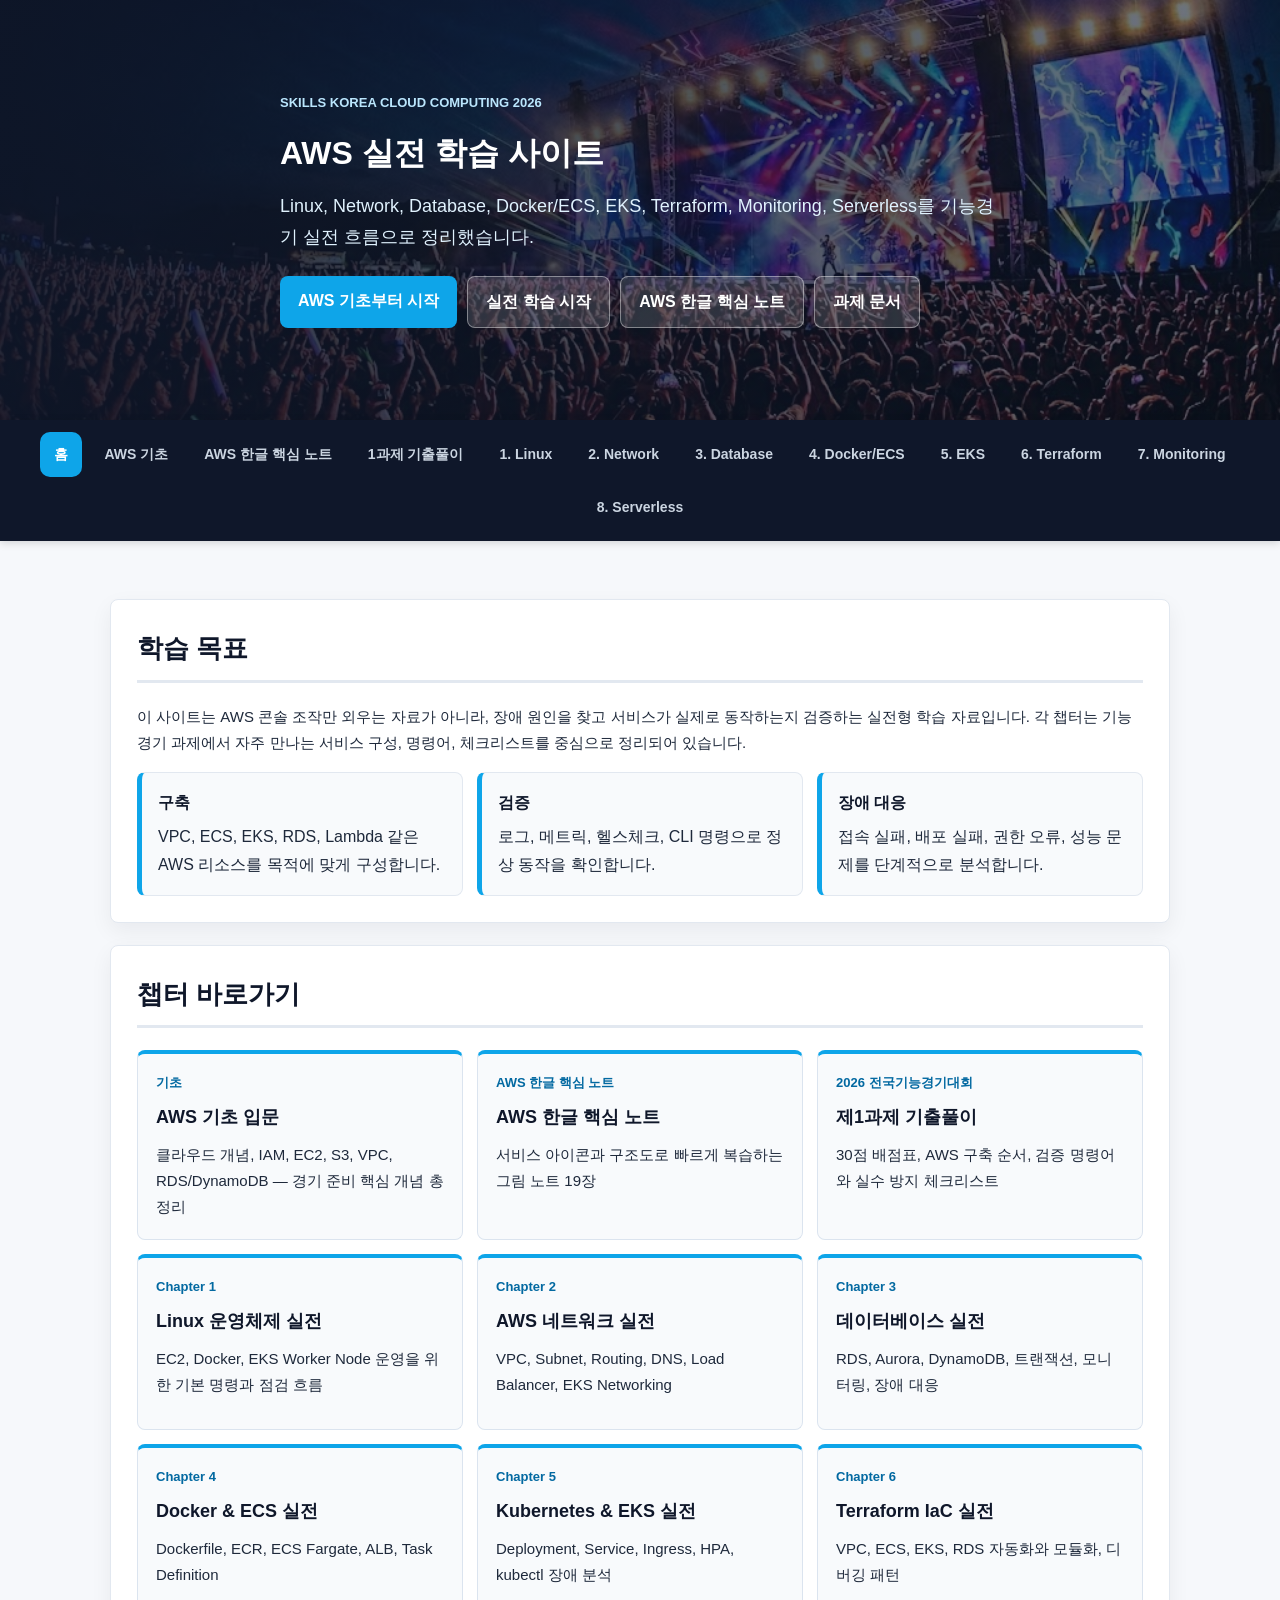
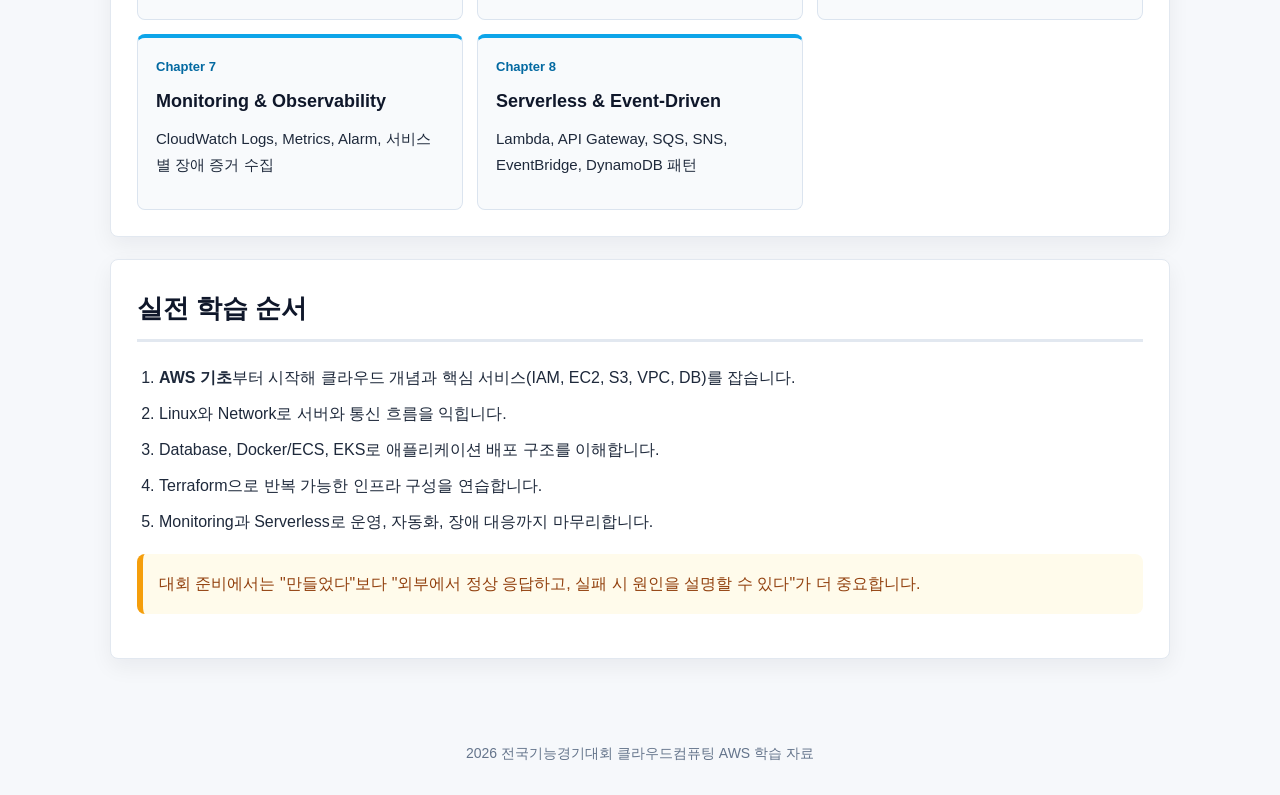
<file: index.html>
<!DOCTYPE html>
<html lang="ko">
<head>
<meta charset="UTF-8" />
<meta name="viewport" content="width=device-width, initial-scale=1.0" />
<title>2026 전국기능경기대회 클라우드컴퓨팅 AWS 학습</title>
<link rel="stylesheet" href="style.css" />
</head>
<body>
<header class="home-hero">
  <div class="wrap">
    <p class="eyebrow">Skills Korea Cloud Computing 2026</p>
    <h1>AWS 실전 학습 사이트</h1>
    <p class="lead">Linux, Network, Database, Docker/ECS, EKS, Terraform, Monitoring, Serverless를 기능경기 실전 흐름으로 정리했습니다.</p>
    <div class="hero-actions">
      <a class="btn" href="chapter_aws_basic.html">AWS 기초부터 시작</a>
      <a class="btn secondary" href="chapter_1_linux.html">실전 학습 시작</a>
      <a class="btn secondary" href="aws_notes.html">AWS 한글 핵심 노트</a>
      <a class="btn secondary" href="2026_전국기능경기대회_클라우드컴퓨팅_제1과제_v3.docx">과제 문서</a>
    </div>
  </div>
</header>

<nav aria-label="주요 학습 목차">
  <a class="active" href="index.html">홈</a>
  <a href="chapter_aws_basic.html">AWS 기초</a>
  <a href="aws_notes.html">AWS 한글 핵심 노트</a>
  <a href="task1_solution.html">1과제 기출풀이</a>
  <a href="chapter_1_linux.html">1. Linux</a>
  <a href="chapter_2_network.html">2. Network</a>
  <a href="chapter_3_database.html">3. Database</a>
  <a href="chapter_4_docker_ecs.html">4. Docker/ECS</a>
  <a href="chapter_5_eks.html">5. EKS</a>
  <a href="chapter_6_terraform.html">6. Terraform</a>
  <a href="chapter_7_monitoring.html">7. Monitoring</a>
  <a href="chapter_8_serverless.html">8. Serverless</a>
</nav>

<main>
  <section class="box intro-box">
    <h2>학습 목표</h2>
    <p>이 사이트는 AWS 콘솔 조작만 외우는 자료가 아니라, 장애 원인을 찾고 서비스가 실제로 동작하는지 검증하는 실전형 학습 자료입니다. 각 챕터는 기능경기 과제에서 자주 만나는 서비스 구성, 명령어, 체크리스트를 중심으로 정리되어 있습니다.</p>
    <div class="grid">
      <div class="card"><b>구축</b>VPC, ECS, EKS, RDS, Lambda 같은 AWS 리소스를 목적에 맞게 구성합니다.</div>
      <div class="card"><b>검증</b>로그, 메트릭, 헬스체크, CLI 명령으로 정상 동작을 확인합니다.</div>
      <div class="card"><b>장애 대응</b>접속 실패, 배포 실패, 권한 오류, 성능 문제를 단계적으로 분석합니다.</div>
    </div>
  </section>

  <section class="box">
    <h2>챕터 바로가기</h2>
    <div class="chapter-grid">

      <a class="chapter-card" href="chapter_aws_basic.html">
        <span>기초</span>
        <b>AWS 기초 입문</b>
        <p>클라우드 개념, IAM, EC2, S3, VPC, RDS/DynamoDB — 경기 준비 핵심 개념 총정리</p>
      </a>

      <a class="chapter-card" href="aws_notes.html">
        <span>AWS 한글 핵심 노트</span>
        <b>AWS 한글 핵심 노트</b>
        <p>서비스 아이콘과 구조도로 빠르게 복습하는 그림 노트 19장</p>
      </a>

      <a class="chapter-card" href="task1_solution.html">
        <span>2026 전국기능경기대회</span>
        <b>제1과제 기출풀이</b>
        <p>30점 배점표, AWS 구축 순서, 검증 명령어와 실수 방지 체크리스트</p>
      </a>

      <a class="chapter-card" href="chapter_1_linux.html">
        <span>Chapter 1</span>
        <b>Linux 운영체제 실전</b>
        <p>EC2, Docker, EKS Worker Node 운영을 위한 기본 명령과 점검 흐름</p>
      </a>

      <a class="chapter-card" href="chapter_2_network.html">
        <span>Chapter 2</span>
        <b>AWS 네트워크 실전</b>
        <p>VPC, Subnet, Routing, DNS, Load Balancer, EKS Networking</p>
      </a>

      <a class="chapter-card" href="chapter_3_database.html">
        <span>Chapter 3</span>
        <b>데이터베이스 실전</b>
        <p>RDS, Aurora, DynamoDB, 트랜잭션, 모니터링, 장애 대응</p>
      </a>

      <a class="chapter-card" href="chapter_4_docker_ecs.html">
        <span>Chapter 4</span>
        <b>Docker & ECS 실전</b>
        <p>Dockerfile, ECR, ECS Fargate, ALB, Task Definition</p>
      </a>

      <a class="chapter-card" href="chapter_5_eks.html">
        <span>Chapter 5</span>
        <b>Kubernetes & EKS 실전</b>
        <p>Deployment, Service, Ingress, HPA, kubectl 장애 분석</p>
      </a>

      <a class="chapter-card" href="chapter_6_terraform.html">
        <span>Chapter 6</span>
        <b>Terraform IaC 실전</b>
        <p>VPC, ECS, EKS, RDS 자동화와 모듈화, 디버깅 패턴</p>
      </a>

      <a class="chapter-card" href="chapter_7_monitoring.html">
        <span>Chapter 7</span>
        <b>Monitoring & Observability</b>
        <p>CloudWatch Logs, Metrics, Alarm, 서비스별 장애 증거 수집</p>
      </a>

      <a class="chapter-card" href="chapter_8_serverless.html">
        <span>Chapter 8</span>
        <b>Serverless & Event-Driven</b>
        <p>Lambda, API Gateway, SQS, SNS, EventBridge, DynamoDB 패턴</p>
      </a>

    </div>
  </section>

  <section class="box">
    <h2>실전 학습 순서</h2>
    <ol class="study-flow">
      <li><b>AWS 기초</b>부터 시작해 클라우드 개념과 핵심 서비스(IAM, EC2, S3, VPC, DB)를 잡습니다.</li>
      <li>Linux와 Network로 서버와 통신 흐름을 익힙니다.</li>
      <li>Database, Docker/ECS, EKS로 애플리케이션 배포 구조를 이해합니다.</li>
      <li>Terraform으로 반복 가능한 인프라 구성을 연습합니다.</li>
      <li>Monitoring과 Serverless로 운영, 자동화, 장애 대응까지 마무리합니다.</li>
    </ol>
    <div class="tip">대회 준비에서는 "만들었다"보다 "외부에서 정상 응답하고, 실패 시 원인을 설명할 수 있다"가 더 중요합니다.</div>
  </section>
</main>

<footer>
  2026 전국기능경기대회 클라우드컴퓨팅 AWS 학습 자료
</footer>
</body>
</html>
</file>
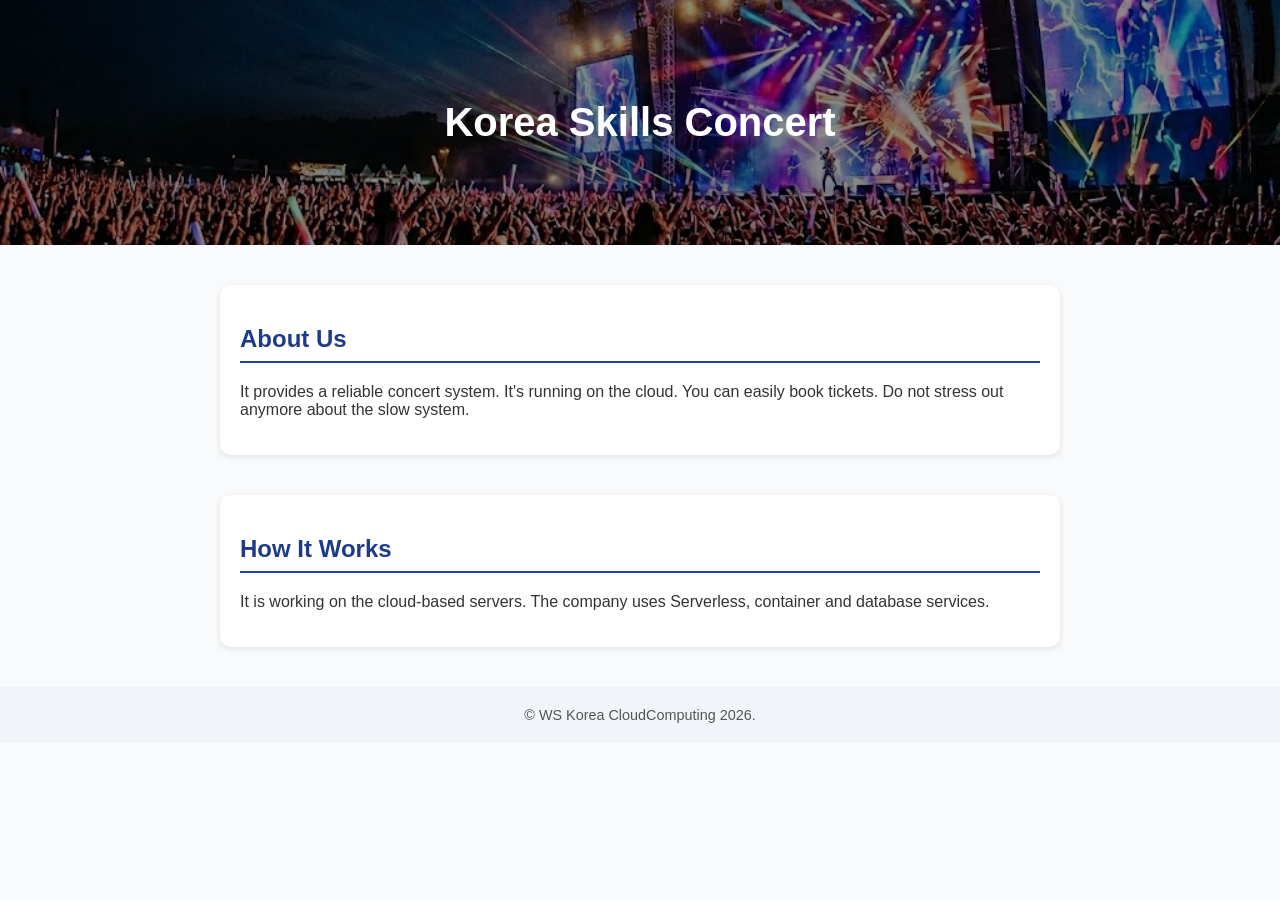
<file: task1-deploy/index.html>
<!DOCTYPE html>
<html lang="en">
<head>
  <meta charset="UTF-8">
  <meta name="viewport" content="width=device-width, initial-scale=1.0">
  <title>SkillsKorea Concert</title>
  <style>
    body{font-family:'Segoe UI',Arial,sans-serif;background:#f9fafb;margin:0;color:#333}
    header{background-image:url('../main.jpeg');background-size:cover;background-position:center;color:white;padding:100px 20px;text-align:center;position:relative}
    header::after{content:"";position:absolute;inset:0;background:rgba(0,0,0,.45)}
    header h1{position:relative;z-index:1;font-size:2.5em;margin:0}
    section{max-width:800px;margin:40px auto;padding:20px;background:white;border-radius:10px;box-shadow:0 2px 6px rgba(0,0,0,.1)}
    h2{color:#1e3a8a;border-bottom:2px solid #1e40af;padding-bottom:8px}
    footer{text-align:center;padding:20px;background:#f1f5f9;color:#555;font-size:.9em}
    @media(max-width:600px){header{padding:60px 10px}section{margin:20px}}
  </style>
</head>
<body>
<header><h1>Korea Skills Concert</h1></header>
<section><h2>About Us</h2><p>It provides a reliable concert system. It's running on the cloud. You can easily book tickets. Do not stress out anymore about the slow system.</p></section>
<section><h2>How It Works</h2><p>It is working on the cloud-based servers. The company uses Serverless, container and database services.</p></section>
<footer>© WS Korea CloudComputing 2026.</footer>
</body>
</html>
</file>
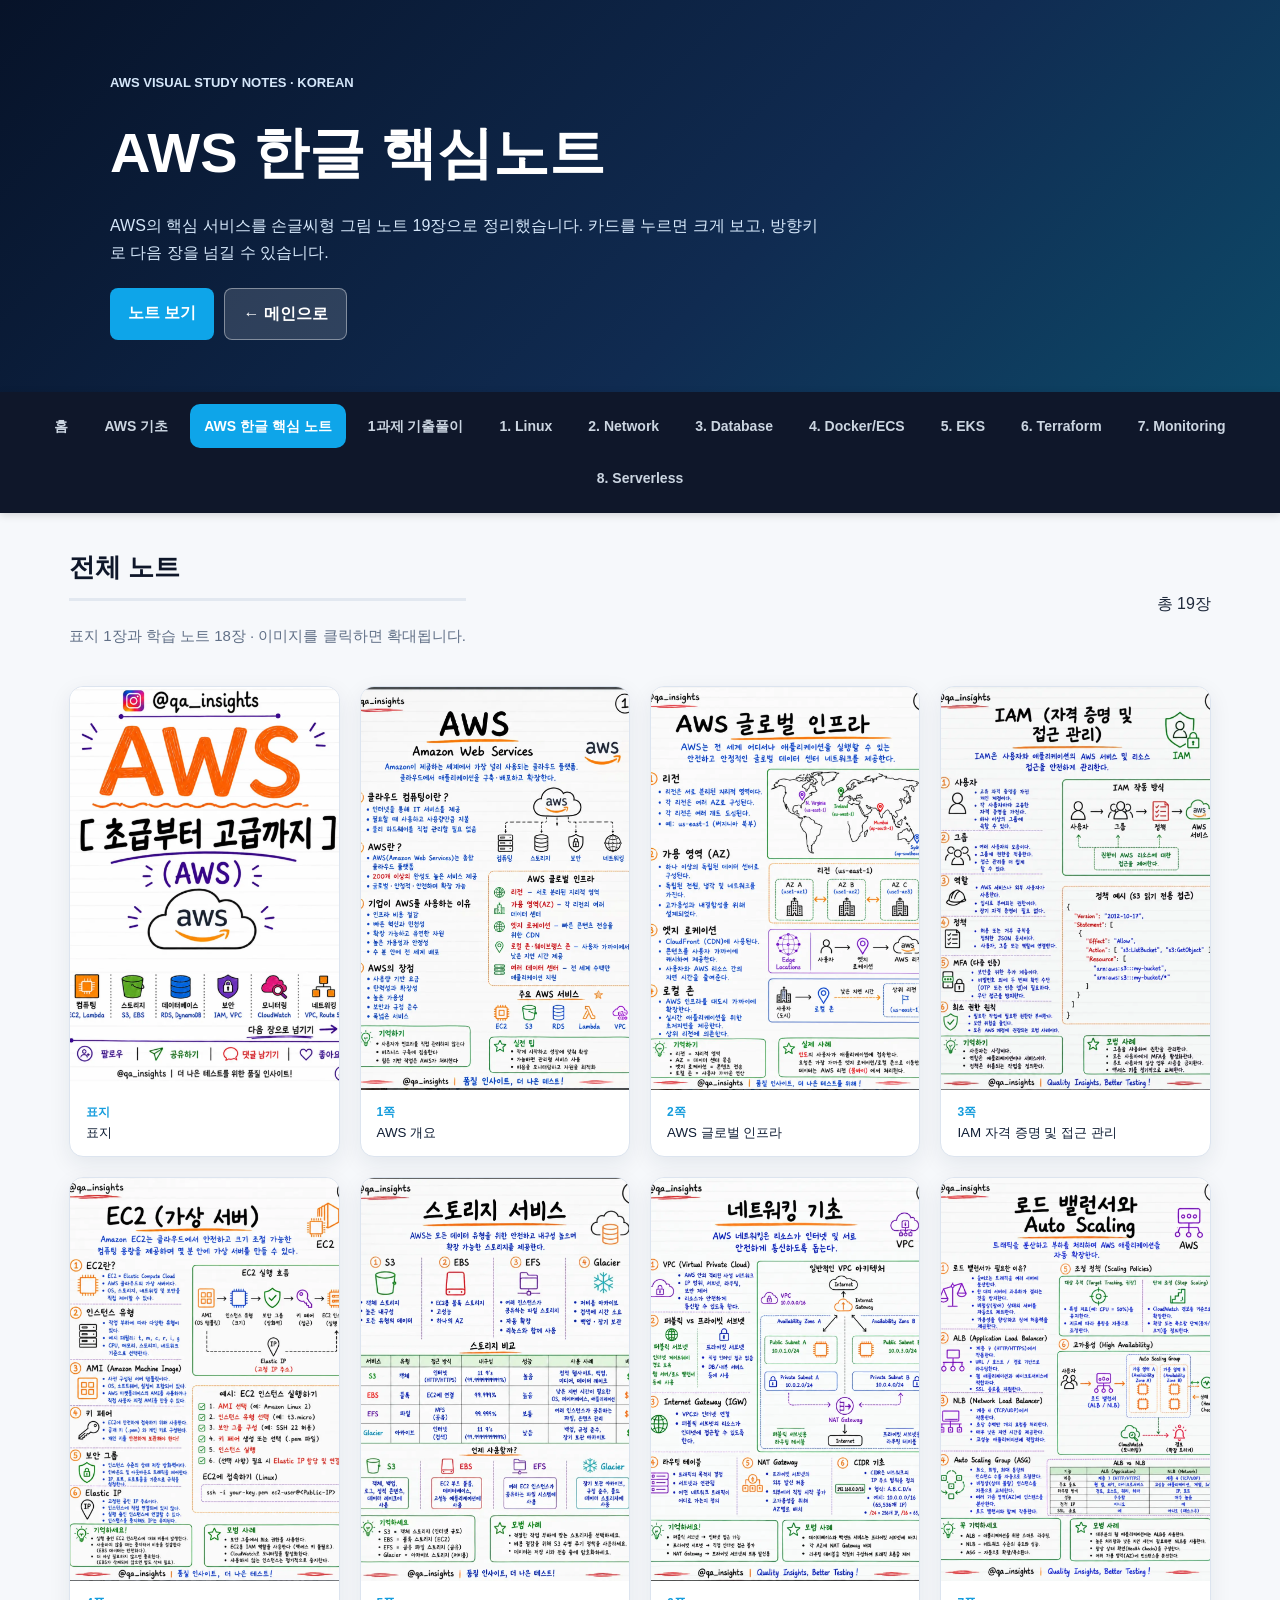
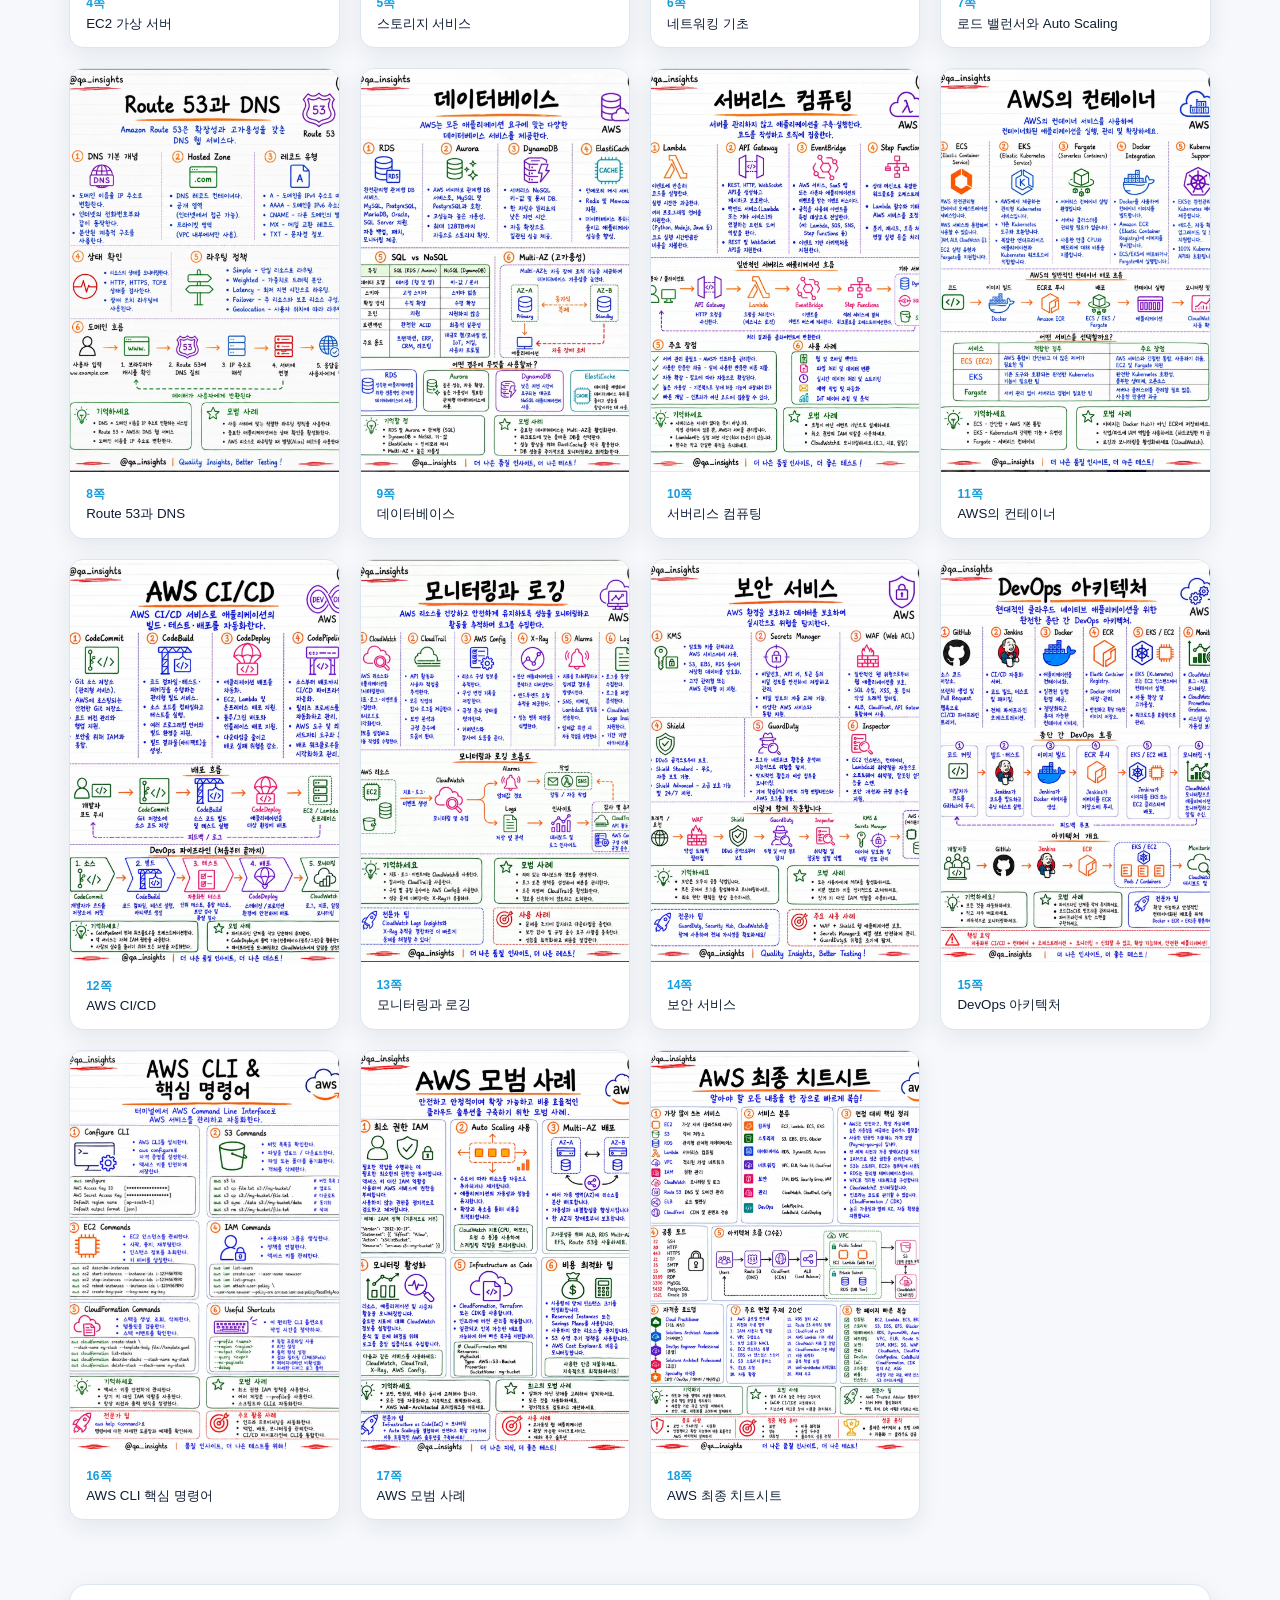
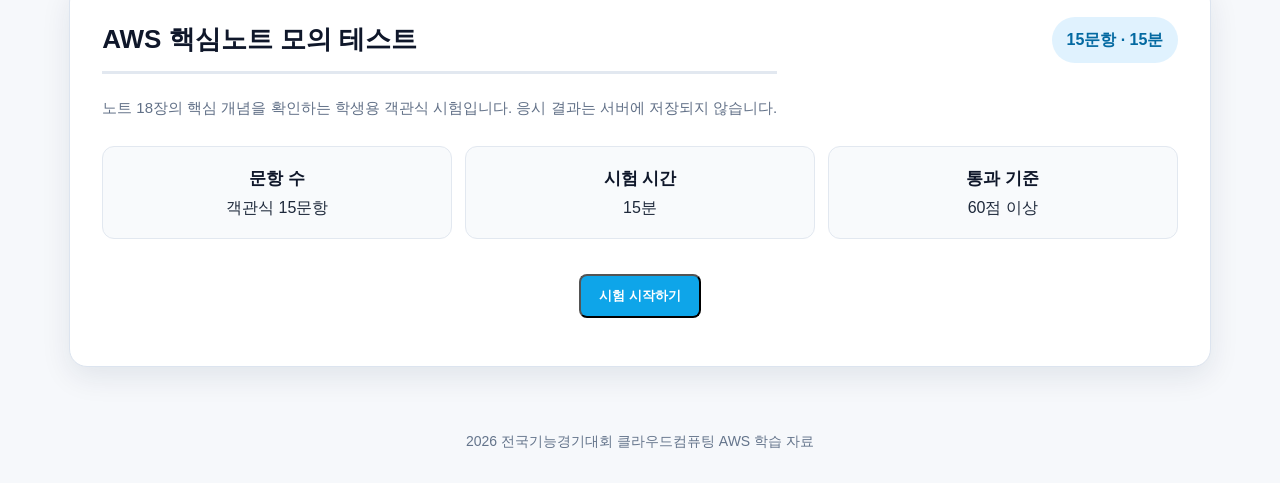
<file: aws_notes.html>
<!DOCTYPE html>
<html lang="ko">
<head>
<meta charset="UTF-8">
<meta name="viewport" content="width=device-width,initial-scale=1">
<title>AWS 한글 핵심노트 | AWS 실전 학습 사이트</title>
<link rel="stylesheet" href="style.css">
<style>
.notes-hero{padding:4.5rem 1.25rem 3.2rem;background:linear-gradient(135deg,#071329,#102b51 60%,#0d4968);color:#fff}
.notes-hero .wrap{max-width:1060px;margin:auto}.notes-hero h1{font-size:clamp(2rem,5vw,3.5rem);margin:.35rem 0}.notes-hero p{max-width:720px;color:#d5e7fa;line-height:1.7}
.notes-main{max-width:1180px;margin:2rem auto;padding:0 1.2rem}.notes-intro{display:flex;justify-content:space-between;gap:1rem;align-items:center;margin-bottom:1.4rem}.notes-intro p{color:#617087}
.notes-grid{display:grid;grid-template-columns:repeat(auto-fill,minmax(235px,1fr));gap:1.25rem}
.note-card{display:block;width:100%;padding:0;border:1px solid #dce4ef;border-radius:14px;overflow:hidden;background:#fff;text-align:left;cursor:pointer;box-shadow:0 7px 22px rgba(15,35,65,.08);transition:.2s}
.note-card:hover{transform:translateY(-4px);box-shadow:0 13px 32px rgba(15,35,65,.16);border-color:#1aa7e8}.note-card img{display:block;width:100%;aspect-ratio:2/3;object-fit:cover;background:#eef3f8}.note-card span{display:flex;flex-direction:column;gap:.15rem;padding:.9rem 1rem;color:#0f1d34}.note-card span b{font-size:.75rem;color:#169ddd}
.viewer{position:fixed;inset:0;z-index:9999;background:rgba(2,8,20,.94);display:none;align-items:center;justify-content:center;padding:1rem}.viewer.open{display:flex}.viewer img{max-width:min(92vw,900px);max-height:88vh;object-fit:contain;border-radius:8px;background:#fff}.viewer button{position:absolute;border:0;color:#fff;background:rgba(255,255,255,.14);cursor:pointer;border-radius:999px;width:48px;height:48px;font-size:1.6rem}.viewer .close{right:1.25rem;top:1.25rem}.viewer .prev{left:1.25rem}.viewer .next{right:1.25rem}.viewer .caption{position:absolute;bottom:.7rem;left:50%;transform:translateX(-50%);color:#fff;background:rgba(0,0,0,.55);padding:.45rem .9rem;border-radius:999px;white-space:nowrap}
@media(max-width:650px){.notes-grid{grid-template-columns:repeat(2,minmax(0,1fr));gap:.7rem}.note-card span{font-size:.78rem;padding:.65rem}.viewer .prev{left:.25rem}.viewer .next{right:.25rem}.viewer button{width:40px;height:40px}.notes-intro{display:block}}

.quiz-section{margin:4rem 0 1rem;padding:2rem;background:#fff;border:1px solid #dce4ef;border-radius:18px;box-shadow:0 10px 30px rgba(15,35,65,.09)}
.quiz-head{display:flex;justify-content:space-between;gap:1rem;align-items:flex-start}.quiz-head p{color:#617087;margin:.35rem 0}.quiz-badge{white-space:nowrap;background:#e0f2fe;color:#0369a1;padding:.55rem .9rem;border-radius:999px;font-weight:800}
.quiz-guide{display:grid;grid-template-columns:repeat(3,1fr);gap:.8rem;margin:1.2rem 0}.quiz-guide div{background:#f8fafc;border:1px solid #e2e8f0;border-radius:12px;padding:1rem;text-align:center}.quiz-guide b{display:block;color:#0f172a;font-size:1.08rem}
.quiz-start{text-align:center;padding:1rem 0}.quiz-exam{display:none}.quiz-exam.open{display:block}.quiz-toolbar{position:sticky;top:72px;z-index:20;display:flex;justify-content:space-between;align-items:center;gap:1rem;background:#0f172a;color:#fff;border-radius:12px;padding:.9rem 1.1rem;margin:1rem 0}.quiz-timer{font-size:1.2rem;font-weight:900;color:#7dd3fc}.quiz-progress{font-size:.9rem;color:#cbd5e1}
.quiz-question{border:1px solid #dbe4ef;border-left:5px solid #0ea5e9;border-radius:12px;padding:1.15rem;margin:1rem 0;background:#fbfdff}.quiz-question legend{padding:0 .35rem;font-weight:800;color:#0f172a;line-height:1.55}.quiz-option{display:block;margin:.55rem 0;padding:.65rem .75rem;border-radius:9px;background:#f1f5f9;cursor:pointer}.quiz-option:hover{background:#e0f2fe}.quiz-option input{margin-right:.55rem}
.quiz-actions{display:flex;justify-content:center;gap:.75rem;flex-wrap:wrap;margin:1.5rem 0}.quiz-result{display:none;margin-top:1.5rem}.quiz-result.open{display:block}.score-panel{text-align:center;padding:1.6rem;border-radius:16px;background:linear-gradient(135deg,#e0f2fe,#ecfdf5);border:1px solid #bae6fd}.score-number{font-size:3rem;font-weight:900;color:#0369a1}.answer-review{margin-top:1rem;padding:1rem;border-radius:12px;border-left:5px solid}.answer-review.correct{background:#ecfdf5;border-color:#22c55e}.answer-review.wrong{background:#fff1f2;border-color:#f43f5e}.answer-review b{display:block;margin-bottom:.35rem}.answer-review p{margin:.25rem 0;color:#475569}
@media(max-width:650px){.quiz-section{padding:1.1rem}.quiz-head{display:block}.quiz-badge{display:inline-block;margin-top:.5rem}.quiz-guide{grid-template-columns:1fr}.quiz-toolbar{top:64px}.quiz-question{padding:.9rem}}
</style>
</head>
<body>
<header class="notes-hero"><div class="wrap"><p class="eyebrow">AWS VISUAL STUDY NOTES · KOREAN</p><h1>AWS 한글 핵심노트</h1><p>AWS의 핵심 서비스를 손글씨형 그림 노트 19장으로 정리했습니다. 카드를 누르면 크게 보고, 방향키로 다음 장을 넘길 수 있습니다.</p><div class="hero-actions"><a class="btn" href="#gallery">노트 보기</a><a class="btn secondary" href="index.html">← 메인으로</a></div></div></header>
<nav aria-label="주요 학습 목차">
  <a href="index.html">홈</a>
  <a href="chapter_aws_basic.html">AWS 기초</a>
  <a class="active" href="aws_notes.html">AWS 한글 핵심 노트</a>
  <a href="task1_solution.html">1과제 기출풀이</a>
  <a href="chapter_1_linux.html">1. Linux</a>
  <a href="chapter_2_network.html">2. Network</a>
  <a href="chapter_3_database.html">3. Database</a>
  <a href="chapter_4_docker_ecs.html">4. Docker/ECS</a>
  <a href="chapter_5_eks.html">5. EKS</a>
  <a href="chapter_6_terraform.html">6. Terraform</a>
  <a href="chapter_7_monitoring.html">7. Monitoring</a>
  <a href="chapter_8_serverless.html">8. Serverless</a>
</nav>
<main class="notes-main" id="gallery"><div class="notes-intro"><div><h2>전체 노트</h2><p>표지 1장과 학습 노트 18장 · 이미지를 클릭하면 확대됩니다.</p></div><span>총 19장</span></div><div class="notes-grid"><button class="note-card" data-index="0" aria-label="표지 크게 보기"><img src="assets/aws-notes/00.webp" alt="AWS 한글 핵심노트 표지" loading="lazy"><span><b>표지</b>표지</span></button>
<button class="note-card" data-index="1" aria-label="AWS 개요 크게 보기"><img src="assets/aws-notes/01.webp" alt="1쪽 AWS 개요" loading="lazy"><span><b>1쪽</b>AWS 개요</span></button>
<button class="note-card" data-index="2" aria-label="AWS 글로벌 인프라 크게 보기"><img src="assets/aws-notes/02.webp" alt="2쪽 AWS 글로벌 인프라" loading="lazy"><span><b>2쪽</b>AWS 글로벌 인프라</span></button>
<button class="note-card" data-index="3" aria-label="IAM 자격 증명 및 접근 관리 크게 보기"><img src="assets/aws-notes/03.webp" alt="3쪽 IAM 자격 증명 및 접근 관리" loading="lazy"><span><b>3쪽</b>IAM 자격 증명 및 접근 관리</span></button>
<button class="note-card" data-index="4" aria-label="EC2 가상 서버 크게 보기"><img src="assets/aws-notes/04.webp" alt="4쪽 EC2 가상 서버" loading="lazy"><span><b>4쪽</b>EC2 가상 서버</span></button>
<button class="note-card" data-index="5" aria-label="스토리지 서비스 크게 보기"><img src="assets/aws-notes/05.webp" alt="5쪽 스토리지 서비스" loading="lazy"><span><b>5쪽</b>스토리지 서비스</span></button>
<button class="note-card" data-index="6" aria-label="네트워킹 기초 크게 보기"><img src="assets/aws-notes/06.webp" alt="6쪽 네트워킹 기초" loading="lazy"><span><b>6쪽</b>네트워킹 기초</span></button>
<button class="note-card" data-index="7" aria-label="로드 밸런서와 Auto Scaling 크게 보기"><img src="assets/aws-notes/07.webp" alt="7쪽 로드 밸런서와 Auto Scaling" loading="lazy"><span><b>7쪽</b>로드 밸런서와 Auto Scaling</span></button>
<button class="note-card" data-index="8" aria-label="Route 53과 DNS 크게 보기"><img src="assets/aws-notes/08.webp" alt="8쪽 Route 53과 DNS" loading="lazy"><span><b>8쪽</b>Route 53과 DNS</span></button>
<button class="note-card" data-index="9" aria-label="데이터베이스 크게 보기"><img src="assets/aws-notes/09.webp" alt="9쪽 데이터베이스" loading="lazy"><span><b>9쪽</b>데이터베이스</span></button>
<button class="note-card" data-index="10" aria-label="서버리스 컴퓨팅 크게 보기"><img src="assets/aws-notes/10.webp" alt="10쪽 서버리스 컴퓨팅" loading="lazy"><span><b>10쪽</b>서버리스 컴퓨팅</span></button>
<button class="note-card" data-index="11" aria-label="AWS의 컨테이너 크게 보기"><img src="assets/aws-notes/11.webp" alt="11쪽 AWS의 컨테이너" loading="lazy"><span><b>11쪽</b>AWS의 컨테이너</span></button>
<button class="note-card" data-index="12" aria-label="AWS CI/CD 크게 보기"><img src="assets/aws-notes/12.webp" alt="12쪽 AWS CI/CD" loading="lazy"><span><b>12쪽</b>AWS CI/CD</span></button>
<button class="note-card" data-index="13" aria-label="모니터링과 로깅 크게 보기"><img src="assets/aws-notes/13.webp" alt="13쪽 모니터링과 로깅" loading="lazy"><span><b>13쪽</b>모니터링과 로깅</span></button>
<button class="note-card" data-index="14" aria-label="보안 서비스 크게 보기"><img src="assets/aws-notes/14.webp" alt="14쪽 보안 서비스" loading="lazy"><span><b>14쪽</b>보안 서비스</span></button>
<button class="note-card" data-index="15" aria-label="DevOps 아키텍처 크게 보기"><img src="assets/aws-notes/15.webp" alt="15쪽 DevOps 아키텍처" loading="lazy"><span><b>15쪽</b>DevOps 아키텍처</span></button>
<button class="note-card" data-index="16" aria-label="AWS CLI 핵심 명령어 크게 보기"><img src="assets/aws-notes/16.webp" alt="16쪽 AWS CLI 핵심 명령어" loading="lazy"><span><b>16쪽</b>AWS CLI 핵심 명령어</span></button>
<button class="note-card" data-index="17" aria-label="AWS 모범 사례 크게 보기"><img src="assets/aws-notes/17.webp" alt="17쪽 AWS 모범 사례" loading="lazy"><span><b>17쪽</b>AWS 모범 사례</span></button>
<button class="note-card" data-index="18" aria-label="AWS 최종 치트시트 크게 보기"><img src="assets/aws-notes/18.webp" alt="18쪽 AWS 최종 치트시트" loading="lazy"><span><b>18쪽</b>AWS 최종 치트시트</span></button></div>
<section class="quiz-section" id="aws-test">
  <div class="quiz-head"><div><h2>AWS 핵심노트 모의 테스트</h2><p>노트 18장의 핵심 개념을 확인하는 학생용 객관식 시험입니다. 응시 결과는 서버에 저장되지 않습니다.</p></div><span class="quiz-badge">15문항 · 15분</span></div>
  <div class="quiz-guide"><div><b>문항 수</b>객관식 15문항</div><div><b>시험 시간</b>15분</div><div><b>통과 기준</b>60점 이상</div></div>
  <div class="quiz-start"><button class="btn" type="button" id="startQuiz">시험 시작하기</button></div>
  <form class="quiz-exam" id="quizForm">
    <div class="quiz-toolbar"><div><b>AWS 핵심 테스트</b><div class="quiz-progress" id="quizProgress">응답 0 / 15</div></div><div class="quiz-timer" id="quizTimer">15:00</div></div>
    <div id="quizQuestions"></div>
    <div class="quiz-actions"><button class="btn" type="submit">답안 제출 및 채점</button><button class="btn" type="button" id="resetQuiz" style="background:#64748b">처음부터 다시 풀기</button></div>
  </form>
  <div class="quiz-result" id="quizResult" aria-live="polite"></div>
</section></main>
<div class="viewer" role="dialog" aria-modal="true" aria-label="AWS 노트 확대 보기"><button class="close" aria-label="닫기">×</button><button class="prev" aria-label="이전 장">‹</button><img alt=""><button class="next" aria-label="다음 장">›</button><div class="caption"></div></div>
<footer>2026 전국기능경기대회 클라우드컴퓨팅 AWS 학습 자료</footer>
<script>
const titles=["표지","AWS 개요","AWS 글로벌 인프라","IAM 자격 증명 및 접근 관리","EC2 가상 서버","스토리지 서비스","네트워킹 기초","로드 밸런서와 Auto Scaling","Route 53과 DNS","데이터베이스","서버리스 컴퓨팅","AWS의 컨테이너","AWS CI/CD","모니터링과 로깅","보안 서비스","DevOps 아키텍처","AWS CLI 핵심 명령어","AWS 모범 사례","AWS 최종 치트시트"];
const viewer=document.querySelector('.viewer'),large=viewer.querySelector('img'),caption=viewer.querySelector('.caption');let current=0;
function show(i){current=(i+19)%19;large.src='assets/aws-notes/'+String(current).padStart(2,'0')+'.webp';large.alt=titles[current];caption.textContent=(current===0?'표지':current+' / 18')+' · '+titles[current];viewer.classList.add('open');document.body.style.overflow='hidden'}
function closeViewer(){viewer.classList.remove('open');document.body.style.overflow=''}
document.querySelectorAll('.note-card').forEach(b=>b.addEventListener('click',()=>show(Number(b.dataset.index))));
viewer.querySelector('.close').onclick=closeViewer;viewer.querySelector('.prev').onclick=()=>show(current-1);viewer.querySelector('.next').onclick=()=>show(current+1);
viewer.addEventListener('click',e=>{if(e.target===viewer)closeViewer()});document.addEventListener('keydown',e=>{if(!viewer.classList.contains('open'))return;if(e.key==='Escape')closeViewer();if(e.key==='ArrowLeft')show(current-1);if(e.key==='ArrowRight')show(current+1)});

const quizData=[
 {q:"AWS의 대표적인 요금 방식은 무엇인가?",o:["한 번 구매 후 영구 사용","사용한 만큼 지불","모든 서비스 무료","사용자 수만큼 고정 결제"],a:1,e:"AWS는 대부분의 서비스에서 실제 사용량을 기준으로 비용을 지불하는 종량제 방식을 사용합니다."},
 {q:"AWS 리전(Region)에 대한 설명으로 가장 알맞은 것은?",o:["한 인스턴스 내부의 저장 공간","지리적으로 분리된 AWS 서비스 영역","사용자의 IAM 그룹","하나의 물리 서버"],a:1,e:"리전은 서울, 도쿄처럼 지리적으로 분리된 영역이며 내부에 여러 가용 영역이 있습니다."},
 {q:"EC2가 다른 AWS 서비스에 접근할 때 권장되는 인증 방법은?",o:["소스 코드에 Access Key 저장","Root 계정 사용","IAM Role 연결","모든 권한 공개"],a:2,e:"EC2에는 IAM Role을 연결하여 장기 Access Key 없이 임시 자격 증명을 사용해야 합니다."},
 {q:"Security Group의 특징은?",o:["상태 저장 방식의 가상 방화벽","S3 객체 버전 관리 기능","DNS 도메인 등록 서비스","데이터베이스 백업 서비스"],a:0,e:"Security Group은 인스턴스 수준에서 동작하는 상태 저장 방식의 가상 방화벽입니다."},
 {q:"Amazon S3에 저장되는 데이터의 기본 단위는?",o:["행(Row)","블록(Block)","객체(Object)","패킷(Packet)"],a:2,e:"S3는 파일과 메타데이터를 객체 단위로 저장하는 객체 스토리지입니다."},
 {q:"Public Subnet의 리소스가 인터넷과 통신할 때 연결하는 것은?",o:["Internet Gateway","IAM Policy","KMS Key","DynamoDB Stream"],a:0,e:"Public Subnet의 Route Table은 인터넷 방향 트래픽을 Internet Gateway로 전달합니다."},
 {q:"Private Subnet의 인스턴스가 외부 업데이트를 받을 때 주로 사용하는 것은?",o:["CloudTrail","NAT Gateway","Route 53 Resolver만 사용","S3 Versioning"],a:1,e:"NAT Gateway는 Private Subnet의 인스턴스가 외부로 나가는 통신을 할 수 있게 합니다."},
 {q:"HTTP 경로와 호스트 이름을 기준으로 트래픽을 분배할 수 있는 서비스는?",o:["Network ACL","Application Load Balancer","EBS","IAM"],a:1,e:"ALB는 OSI 7계층에서 URL 경로와 호스트 기반 라우팅을 지원합니다."},
 {q:"도메인 이름을 IP 주소나 AWS 리소스에 연결하는 DNS 서비스는?",o:["Route 53","CloudWatch","ECR","KMS"],a:0,e:"Route 53은 AWS의 관리형 DNS 서비스로 다양한 라우팅 정책을 제공합니다."},
 {q:"MySQL이나 PostgreSQL 같은 관계형 데이터베이스를 관리형으로 제공하는 서비스는?",o:["DynamoDB","Amazon RDS","SQS","CloudFront"],a:1,e:"Amazon RDS는 MySQL, PostgreSQL 등 관계형 DB 엔진의 운영을 관리해 줍니다."},
 {q:"서버를 직접 관리하지 않고 이벤트에 따라 코드를 실행하는 서비스는?",o:["EC2","Lambda","EBS","VPC"],a:1,e:"AWS Lambda는 이벤트 기반으로 코드를 실행하고 실행 시간과 호출량에 따라 과금됩니다."},
 {q:"Docker 컨테이너 이미지를 저장하는 AWS 서비스는?",o:["ECR","EFS","SNS","Route 53"],a:0,e:"Amazon ECR은 Docker 및 OCI 컨테이너 이미지를 저장·관리하는 레지스트리입니다."},
 {q:"AWS 리소스의 지표, 로그, 경보를 통합 관리하는 서비스는?",o:["CloudWatch","CloudFront","CodeCommit","IAM"],a:0,e:"CloudWatch는 Metrics, Logs, Alarm, Dashboard를 제공하는 대표 모니터링 서비스입니다."},
 {q:"AWS에서 암호화 키를 생성하고 관리하는 서비스는?",o:["KMS","WAF","S3 Glacier","CodeBuild"],a:0,e:"AWS KMS는 데이터 암호화에 사용하는 키를 생성·통제·감사하는 서비스입니다."},
 {q:"일반적인 CI/CD 흐름으로 가장 알맞은 것은?",o:["모니터링 → 삭제 → 빌드 → 소스","소스 → 빌드·테스트 → 배포 → 모니터링","배포 → 소스 → 테스트 → 종료","DB 삭제 → 배포 → 빌드 → 알림"],a:1,e:"CI/CD는 소스 변경을 시작으로 빌드·테스트, 배포, 모니터링과 피드백 순서로 이어집니다."}
];
const quizForm=document.getElementById('quizForm'),questionBox=document.getElementById('quizQuestions'),resultBox=document.getElementById('quizResult'),timerBox=document.getElementById('quizTimer'),progressBox=document.getElementById('quizProgress');
let quizSeconds=900,quizTick=null,quizFinished=false;
function renderQuiz(){questionBox.innerHTML=quizData.map((item,i)=>'<fieldset class="quiz-question"><legend>'+(i+1)+'. '+item.q+'</legend>'+item.o.map((opt,j)=>'<label class="quiz-option"><input type="radio" name="q'+i+'" value="'+j+'"> '+opt+'</label>').join('')+'</fieldset>').join('')}
function updateQuizProgress(){const answered=quizData.filter((_,i)=>quizForm.querySelector('input[name="q'+i+'"]:checked')).length;progressBox.textContent='응답 '+answered+' / '+quizData.length}
function startQuiz(){quizFinished=false;quizSeconds=900;renderQuiz();quizForm.reset();resultBox.classList.remove('open');resultBox.innerHTML='';quizForm.classList.add('open');document.querySelector('.quiz-start').style.display='none';updateQuizProgress();timerBox.textContent='15:00';clearInterval(quizTick);quizTick=setInterval(()=>{quizSeconds--;const m=String(Math.floor(quizSeconds/60)).padStart(2,'0'),s=String(quizSeconds%60).padStart(2,'0');timerBox.textContent=m+':'+s;if(quizSeconds<=0){clearInterval(quizTick);gradeQuiz(true)}},1000);document.getElementById('aws-test').scrollIntoView({behavior:'smooth'})}
function gradeQuiz(auto=false){if(quizFinished)return;const answers=quizData.map((_,i)=>quizForm.querySelector('input[name="q'+i+'"]:checked'));const missing=answers.filter(x=>!x).length;if(missing&&!auto&&!confirm('아직 '+missing+'문항에 답하지 않았습니다. 그대로 제출할까요?'))return;quizFinished=true;clearInterval(quizTick);let correct=0;let review='';quizData.forEach((item,i)=>{const selected=answers[i]?Number(answers[i].value):-1;const ok=selected===item.a;if(ok)correct++;review+='<div class="answer-review '+(ok?'correct':'wrong')+'"><b>'+(i+1)+'번 '+(ok?'정답':'오답')+'</b><p>정답: '+item.o[item.a]+'</p><p>'+item.e+'</p></div>'});const score=Math.round(correct/quizData.length*100);const label=score>=90?'매우 우수':score>=80?'우수':score>=60?'통과':'복습 필요';resultBox.innerHTML='<div class="score-panel"><div class="score-number">'+score+'점</div><b>'+correct+' / '+quizData.length+'문항 정답 · '+label+'</b><p>'+(auto?'시험 시간이 종료되어 자동 채점되었습니다.':'채점이 완료되었습니다.')+'</p></div>'+review;resultBox.classList.add('open');resultBox.scrollIntoView({behavior:'smooth',block:'start'})}
document.getElementById('startQuiz').addEventListener('click',startQuiz);document.getElementById('resetQuiz').addEventListener('click',startQuiz);quizForm.addEventListener('change',updateQuizProgress);quizForm.addEventListener('submit',e=>{e.preventDefault();gradeQuiz(false)});

</script>
</body></html>
</file>
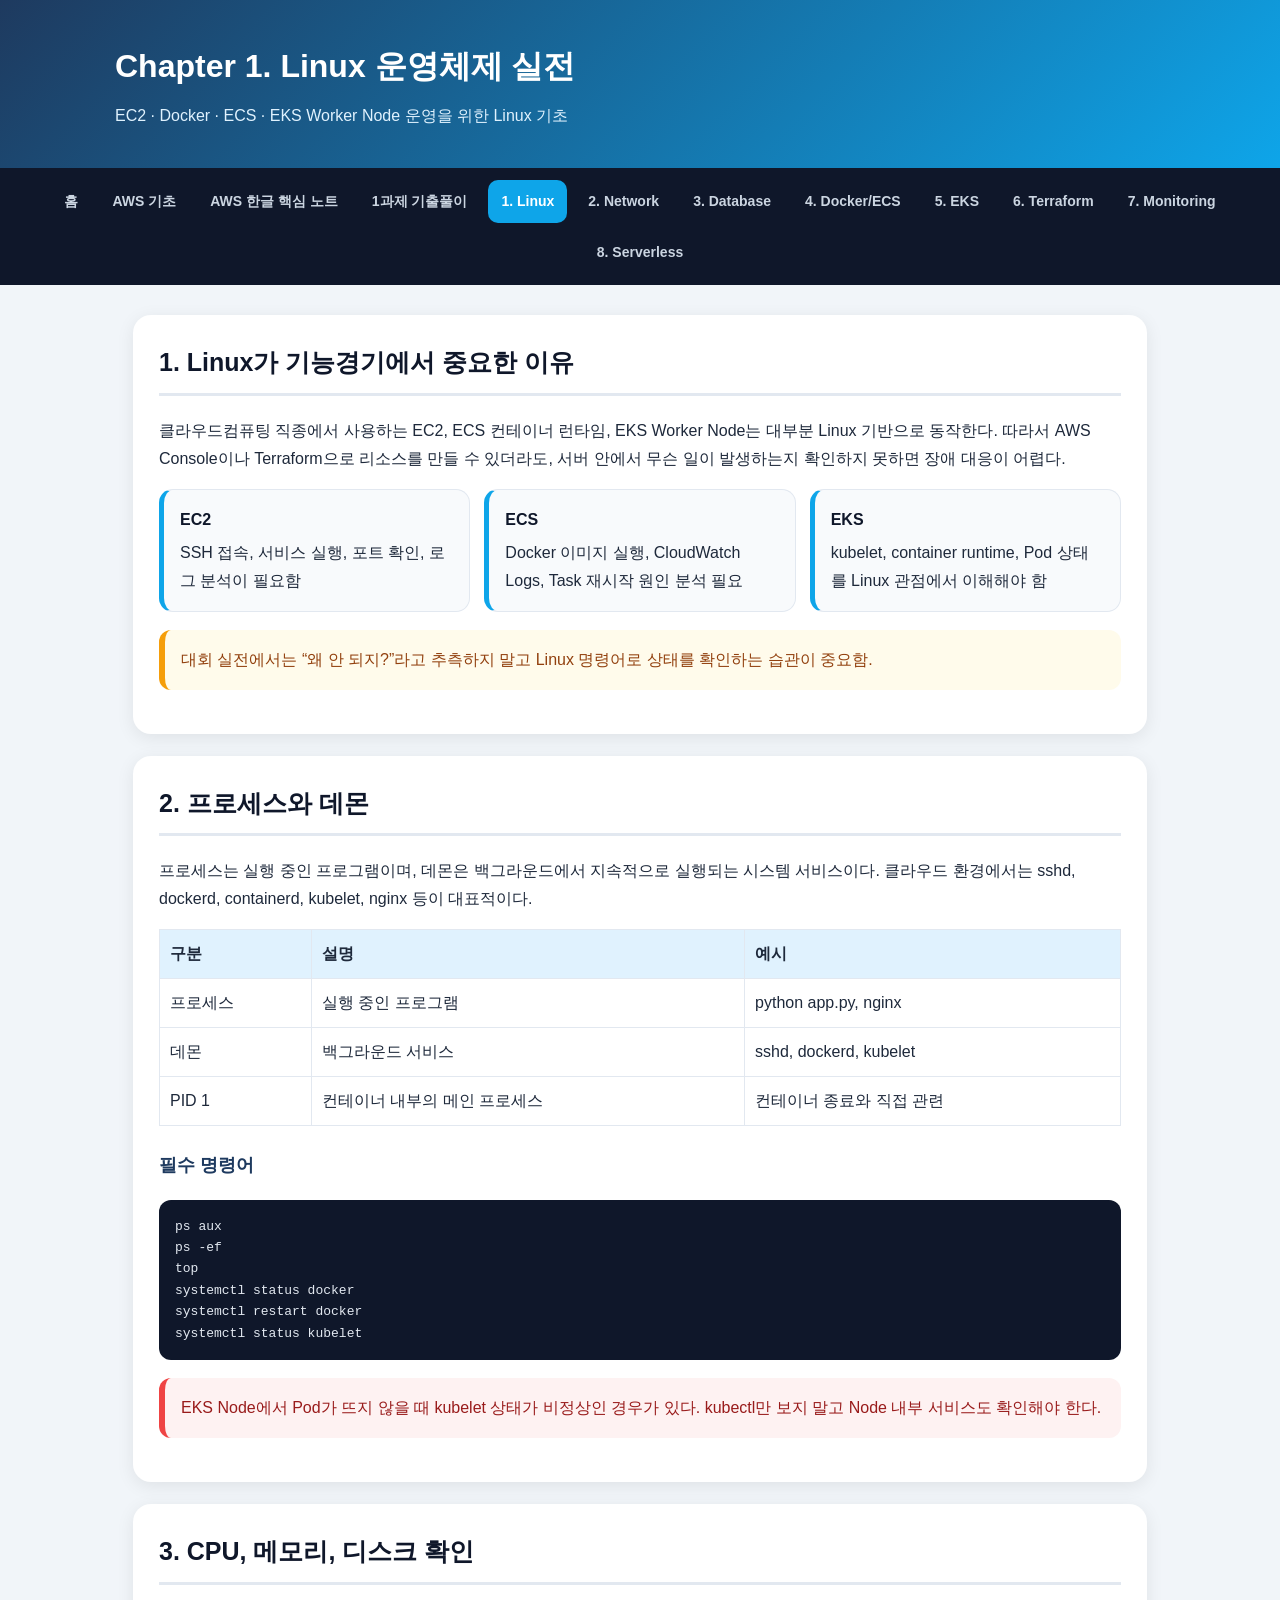
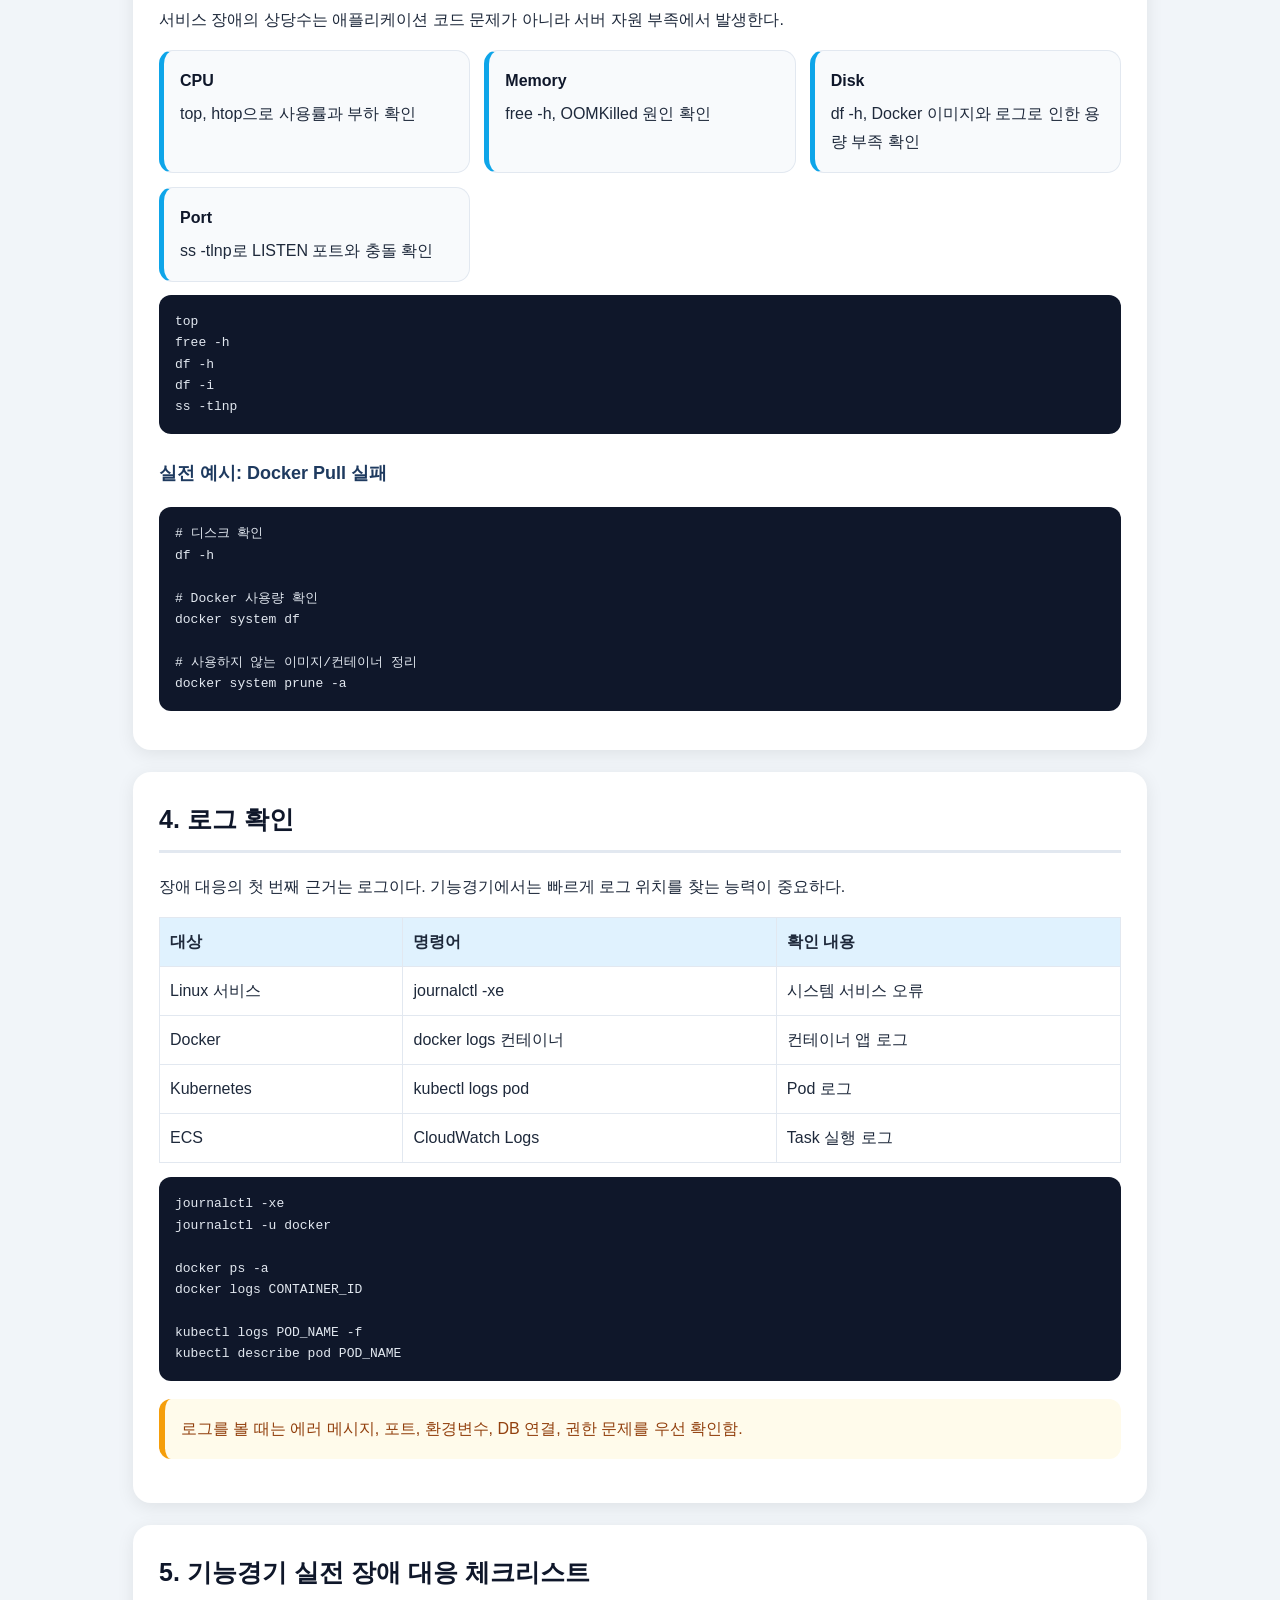
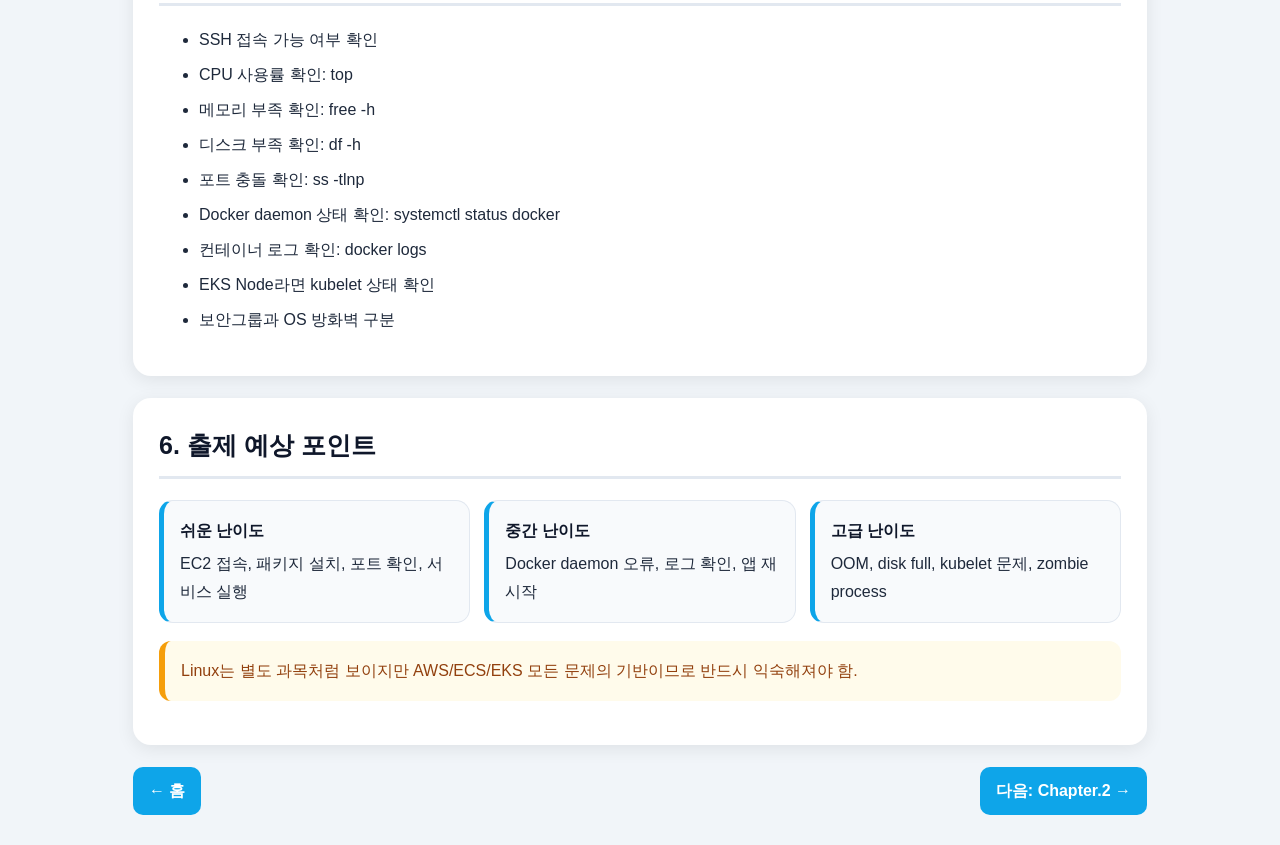
<file: chapter_1_linux.html>
<!DOCTYPE html>
<html lang="ko">
<head>
  <meta charset="UTF-8" />
  <meta name="viewport" content="width=device-width, initial-scale=1.0" />
  <title>Chapter 1. Linux 운영체제 실전</title>
  <style>
*{box-sizing:border-box}body{margin:0;font-family:'Noto Sans KR',sans-serif;background:#f1f5f9;color:#1e293b;line-height:1.75}header{background:linear-gradient(135deg,#1e3a5f,#0ea5e9);padding:38px 20px;color:white}header .wrap,main{max-width:1050px;margin:auto}header h1{margin:0;font-size:32px;color:white}header p{margin:8px 0 0;color:#e0f2fe}nav{background:#0f172a;padding:12px;display:flex;gap:8px;flex-wrap:wrap;justify-content:center;position:sticky;top:0;z-index:10}nav a{color:#cbd5e1;text-decoration:none;padding:9px 13px;border-radius:10px;font-weight:700;font-size:14px}nav a:hover,.active{background:#0ea5e9;color:white}main{padding:30px 18px}.box{background:white;border-radius:18px;padding:26px;margin-bottom:22px;box-shadow:0 4px 18px rgba(0,0,0,.08)}h2{font-size:25px;color:#0f172a;border-bottom:3px solid #e2e8f0;padding-bottom:8px;margin-top:0}h3{font-size:18px;color:#1e3a5f;margin-top:24px}.grid{display:grid;grid-template-columns:repeat(auto-fit,minmax(240px,1fr));gap:14px}.card{background:#f8fafc;border:1px solid #e2e8f0;border-left:5px solid #0ea5e9;border-radius:14px;padding:16px}.card b{display:block;color:#0f172a;margin-bottom:5px}.tip{background:#fffbeb;border-left:6px solid #f59e0b;padding:16px;border-radius:12px;margin:18px 0;color:#92400e}.warn{background:#fef2f2;border-left:6px solid #ef4444;padding:16px;border-radius:12px;margin:18px 0;color:#991b1b}pre{background:#0f172a;color:#e2e8f0;padding:16px;border-radius:12px;overflow:auto;font-size:13px;line-height:1.65}table{width:100%;border-collapse:collapse;background:white;margin:14px 0}th,td{border:1px solid #e2e8f0;padding:10px;text-align:left}th{background:#e0f2fe}.next{display:flex;justify-content:space-between;gap:10px}.btn{display:inline-block;background:#0ea5e9;color:white;text-decoration:none;border-radius:10px;padding:10px 16px;font-weight:800}.check li{margin:7px 0}
  </style>
</head>
<body>
<header><div class="wrap"><h1>Chapter 1. Linux 운영체제 실전</h1><p>EC2 · Docker · ECS · EKS Worker Node 운영을 위한 Linux 기초</p></div></header>
<nav aria-label="주요 학습 목차">
  <a href="index.html">홈</a>
  <a href="chapter_aws_basic.html">AWS 기초</a>
  <a href="aws_notes.html">AWS 한글 핵심 노트</a>
  <a href="task1_solution.html">1과제 기출풀이</a>
  <a class="active" href="chapter_1_linux.html">1. Linux</a>
  <a href="chapter_2_network.html">2. Network</a>
  <a href="chapter_3_database.html">3. Database</a>
  <a href="chapter_4_docker_ecs.html">4. Docker/ECS</a>
  <a href="chapter_5_eks.html">5. EKS</a>
  <a href="chapter_6_terraform.html">6. Terraform</a>
  <a href="chapter_7_monitoring.html">7. Monitoring</a>
  <a href="chapter_8_serverless.html">8. Serverless</a>
</nav>
<main>
<section class="box">
<h2>1. Linux가 기능경기에서 중요한 이유</h2>
<p>클라우드컴퓨팅 직종에서 사용하는 EC2, ECS 컨테이너 런타임, EKS Worker Node는 대부분 Linux 기반으로 동작한다. 따라서 AWS Console이나 Terraform으로 리소스를 만들 수 있더라도, 서버 안에서 무슨 일이 발생하는지 확인하지 못하면 장애 대응이 어렵다.</p>
<div class="grid">
<div class="card"><b>EC2</b>SSH 접속, 서비스 실행, 포트 확인, 로그 분석이 필요함</div>
<div class="card"><b>ECS</b>Docker 이미지 실행, CloudWatch Logs, Task 재시작 원인 분석 필요</div>
<div class="card"><b>EKS</b>kubelet, container runtime, Pod 상태를 Linux 관점에서 이해해야 함</div>
</div>
<div class="tip">대회 실전에서는 “왜 안 되지?”라고 추측하지 말고 Linux 명령어로 상태를 확인하는 습관이 중요함.</div>
</section>

<section class="box">
<h2>2. 프로세스와 데몬</h2>
<p>프로세스는 실행 중인 프로그램이며, 데몬은 백그라운드에서 지속적으로 실행되는 시스템 서비스이다. 클라우드 환경에서는 sshd, dockerd, containerd, kubelet, nginx 등이 대표적이다.</p>
<table><tr><th>구분</th><th>설명</th><th>예시</th></tr><tr><td>프로세스</td><td>실행 중인 프로그램</td><td>python app.py, nginx</td></tr><tr><td>데몬</td><td>백그라운드 서비스</td><td>sshd, dockerd, kubelet</td></tr><tr><td>PID 1</td><td>컨테이너 내부의 메인 프로세스</td><td>컨테이너 종료와 직접 관련</td></tr></table>
<h3>필수 명령어</h3>
<pre>ps aux
ps -ef
top
systemctl status docker
systemctl restart docker
systemctl status kubelet</pre>
<div class="warn">EKS Node에서 Pod가 뜨지 않을 때 kubelet 상태가 비정상인 경우가 있다. kubectl만 보지 말고 Node 내부 서비스도 확인해야 한다.</div>
</section>

<section class="box">
<h2>3. CPU, 메모리, 디스크 확인</h2>
<p>서비스 장애의 상당수는 애플리케이션 코드 문제가 아니라 서버 자원 부족에서 발생한다.</p>
<div class="grid">
<div class="card"><b>CPU</b>top, htop으로 사용률과 부하 확인</div>
<div class="card"><b>Memory</b>free -h, OOMKilled 원인 확인</div>
<div class="card"><b>Disk</b>df -h, Docker 이미지와 로그로 인한 용량 부족 확인</div>
<div class="card"><b>Port</b>ss -tlnp로 LISTEN 포트와 충돌 확인</div>
</div>
<pre>top
free -h
df -h
df -i
ss -tlnp</pre>
<h3>실전 예시: Docker Pull 실패</h3>
<pre># 디스크 확인
df -h

# Docker 사용량 확인
docker system df

# 사용하지 않는 이미지/컨테이너 정리
docker system prune -a</pre>
</section>

<section class="box">
<h2>4. 로그 확인</h2>
<p>장애 대응의 첫 번째 근거는 로그이다. 기능경기에서는 빠르게 로그 위치를 찾는 능력이 중요하다.</p>
<table><tr><th>대상</th><th>명령어</th><th>확인 내용</th></tr><tr><td>Linux 서비스</td><td>journalctl -xe</td><td>시스템 서비스 오류</td></tr><tr><td>Docker</td><td>docker logs 컨테이너</td><td>컨테이너 앱 로그</td></tr><tr><td>Kubernetes</td><td>kubectl logs pod</td><td>Pod 로그</td></tr><tr><td>ECS</td><td>CloudWatch Logs</td><td>Task 실행 로그</td></tr></table>
<pre>journalctl -xe
journalctl -u docker

docker ps -a
docker logs CONTAINER_ID

kubectl logs POD_NAME -f
kubectl describe pod POD_NAME</pre>
<div class="tip">로그를 볼 때는 에러 메시지, 포트, 환경변수, DB 연결, 권한 문제를 우선 확인함.</div>
</section>

<section class="box">
<h2>5. 기능경기 실전 장애 대응 체크리스트</h2>
<ul class="check">
<li>SSH 접속 가능 여부 확인</li>
<li>CPU 사용률 확인: top</li>
<li>메모리 부족 확인: free -h</li>
<li>디스크 부족 확인: df -h</li>
<li>포트 충돌 확인: ss -tlnp</li>
<li>Docker daemon 상태 확인: systemctl status docker</li>
<li>컨테이너 로그 확인: docker logs</li>
<li>EKS Node라면 kubelet 상태 확인</li>
<li>보안그룹과 OS 방화벽 구분</li>
</ul>
</section>

<section class="box">
<h2>6. 출제 예상 포인트</h2>
<div class="grid">
<div class="card"><b>쉬운 난이도</b>EC2 접속, 패키지 설치, 포트 확인, 서비스 실행</div>
<div class="card"><b>중간 난이도</b>Docker daemon 오류, 로그 확인, 앱 재시작</div>
<div class="card"><b>고급 난이도</b>OOM, disk full, kubelet 문제, zombie process</div>
</div>
<div class="tip">Linux는 별도 과목처럼 보이지만 AWS/ECS/EKS 모든 문제의 기반이므로 반드시 익숙해져야 함.</div>
</section>

<div class="next"><a class="btn" href="index.html">← 홈</a><a class="btn" href="chapter_2_network.html">다음: Chapter.2 →</a></div>
</main>
</body>
</html>
</file>
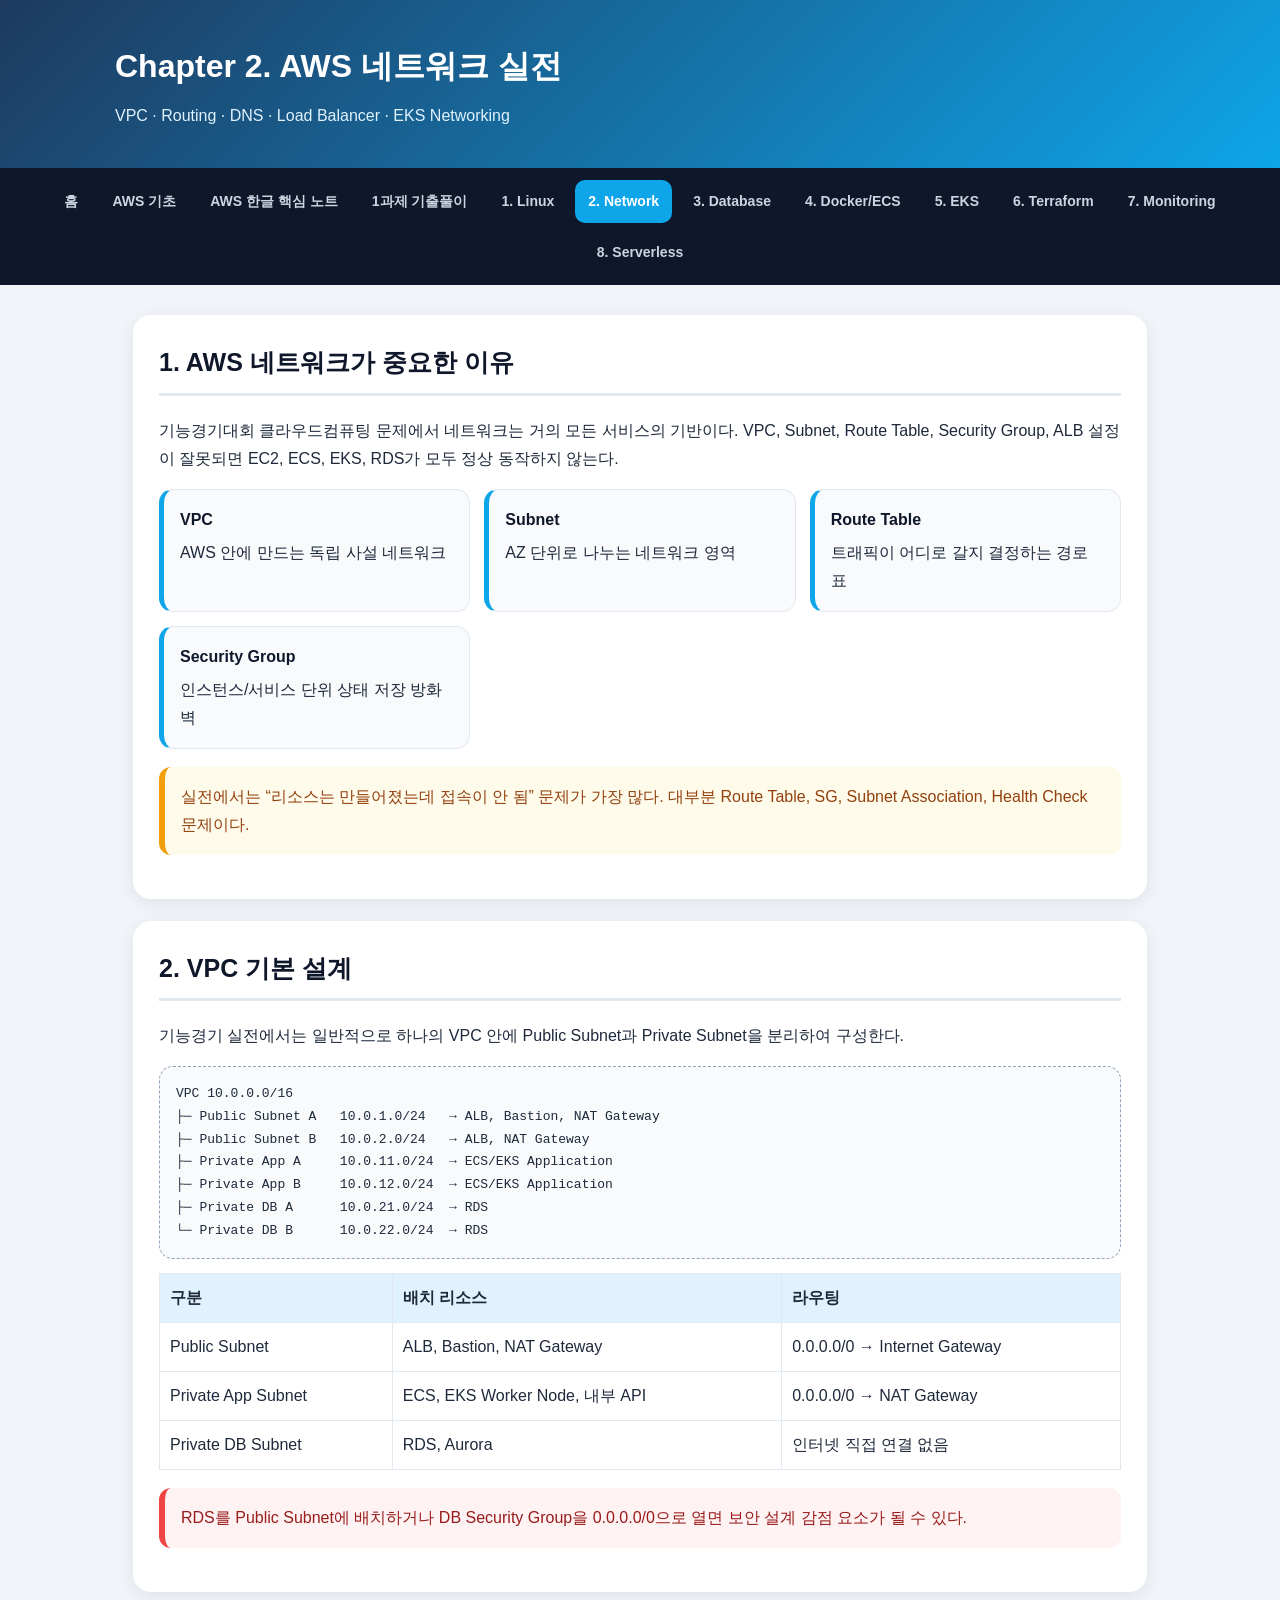
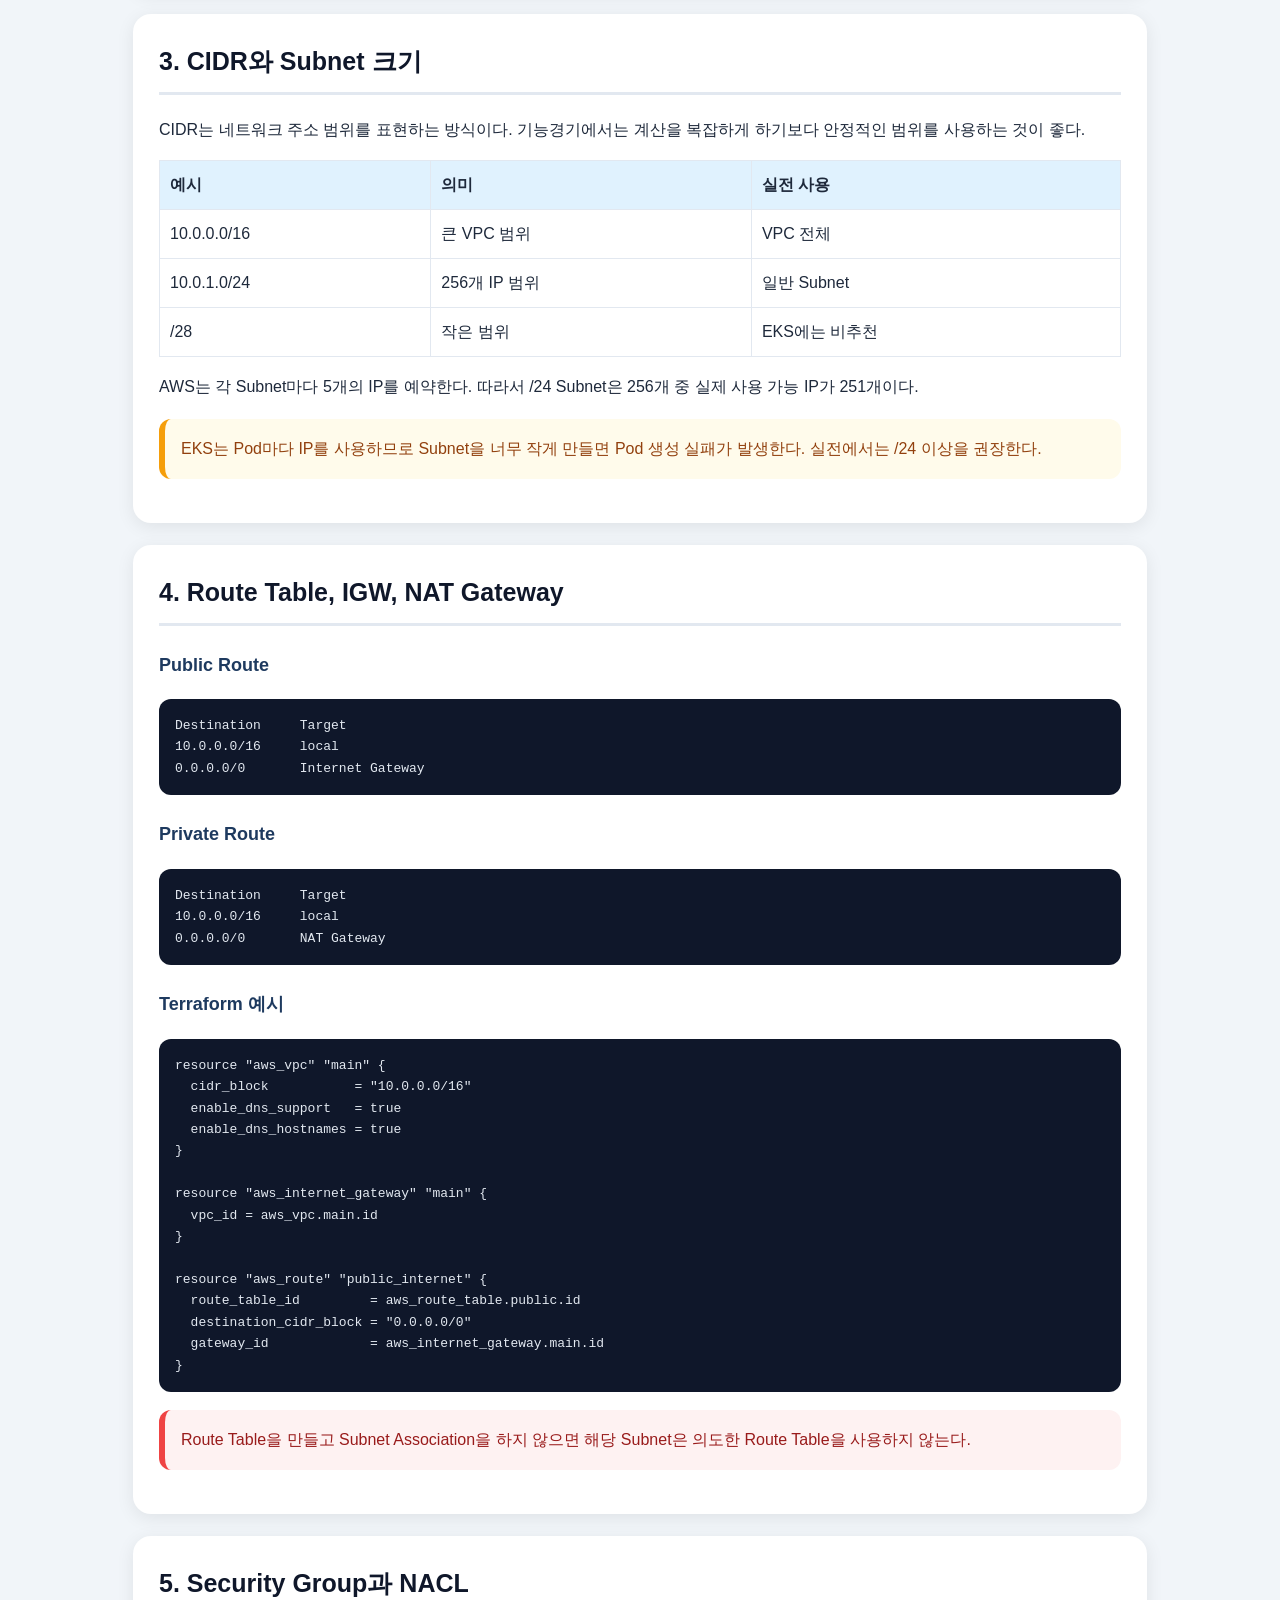
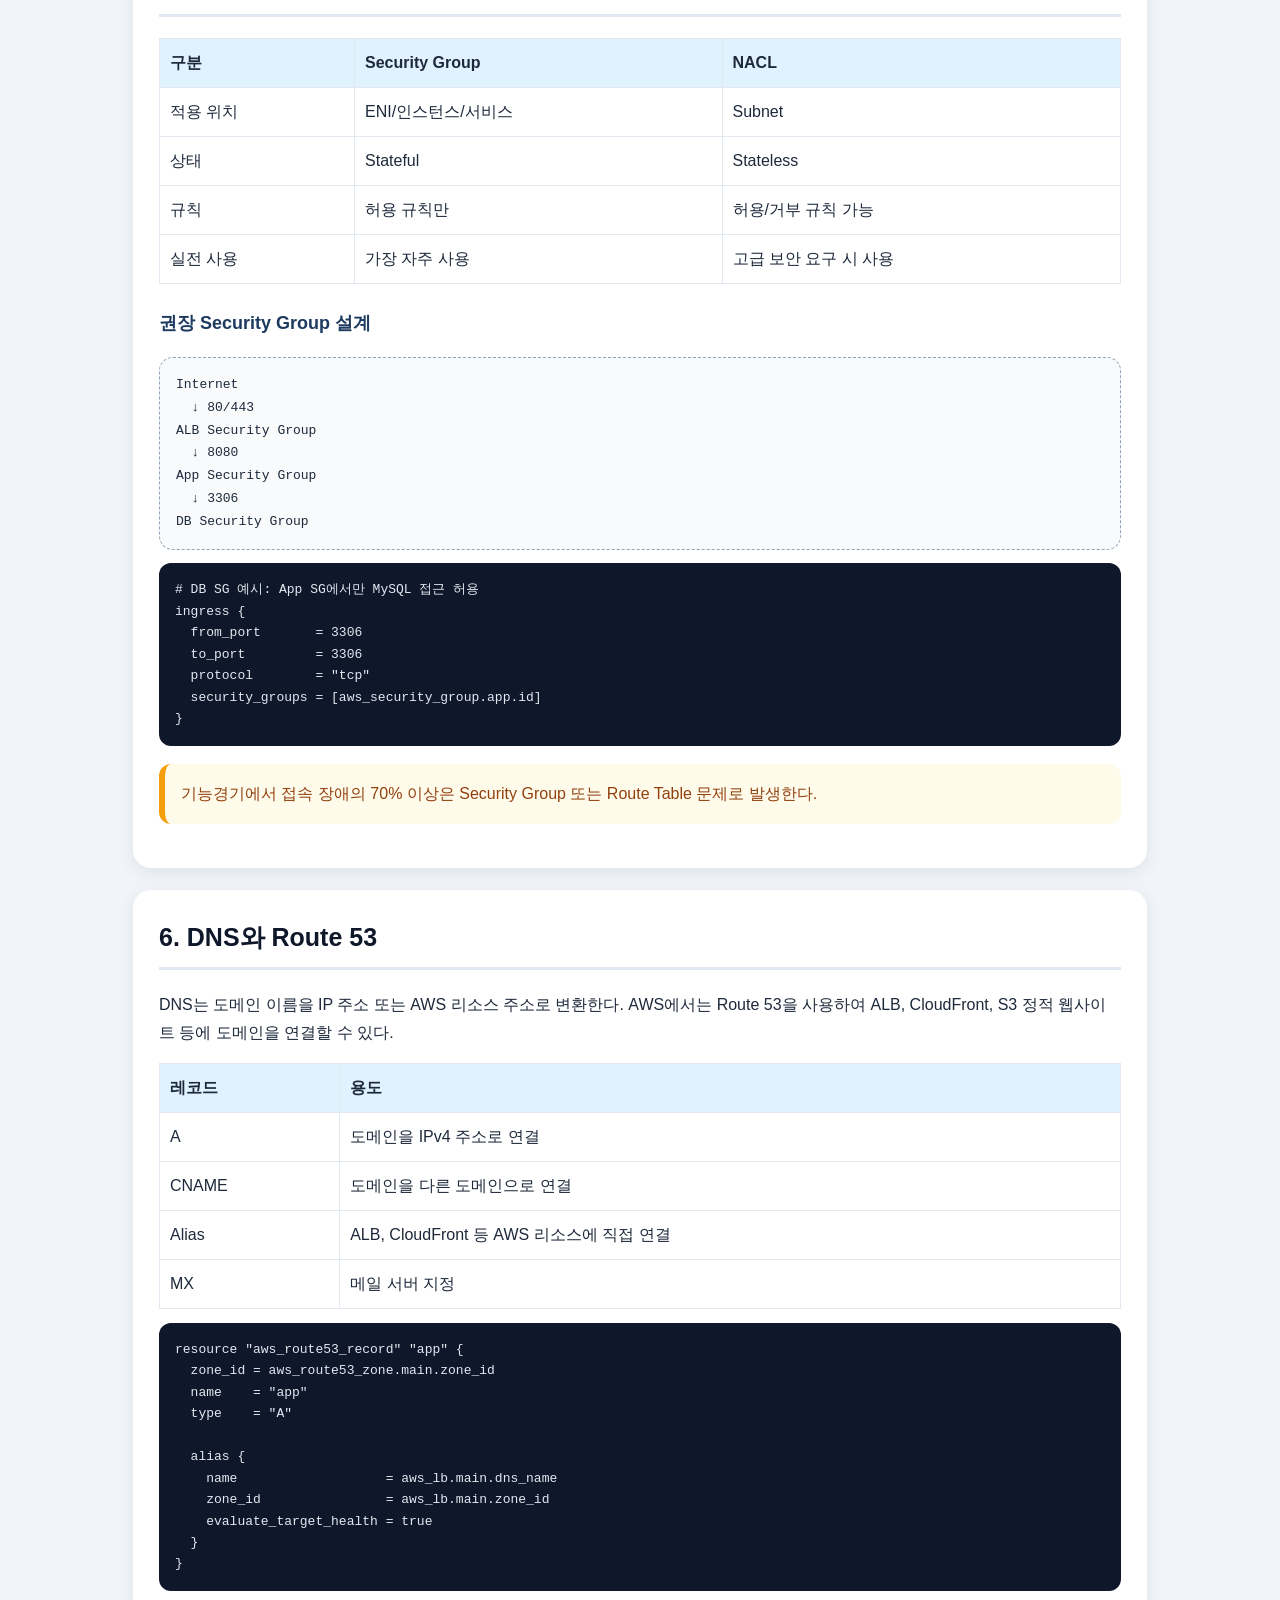
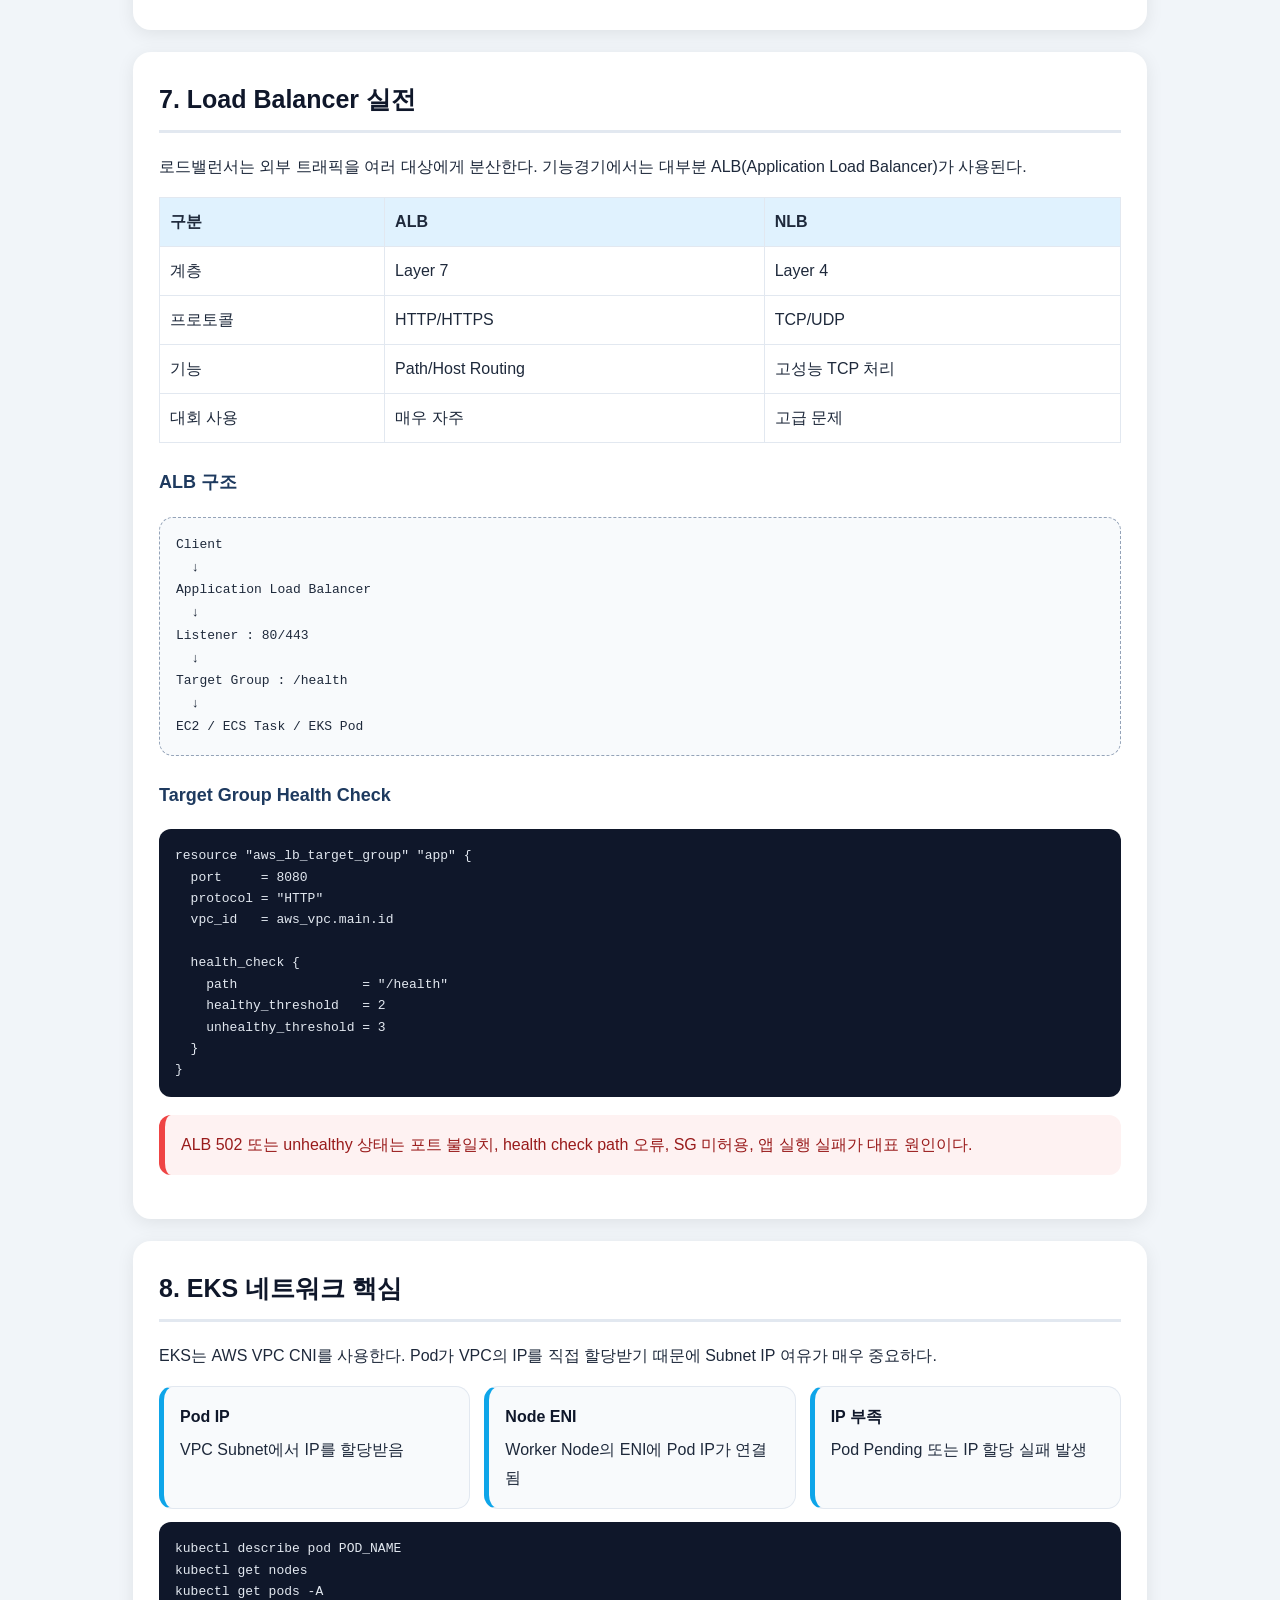
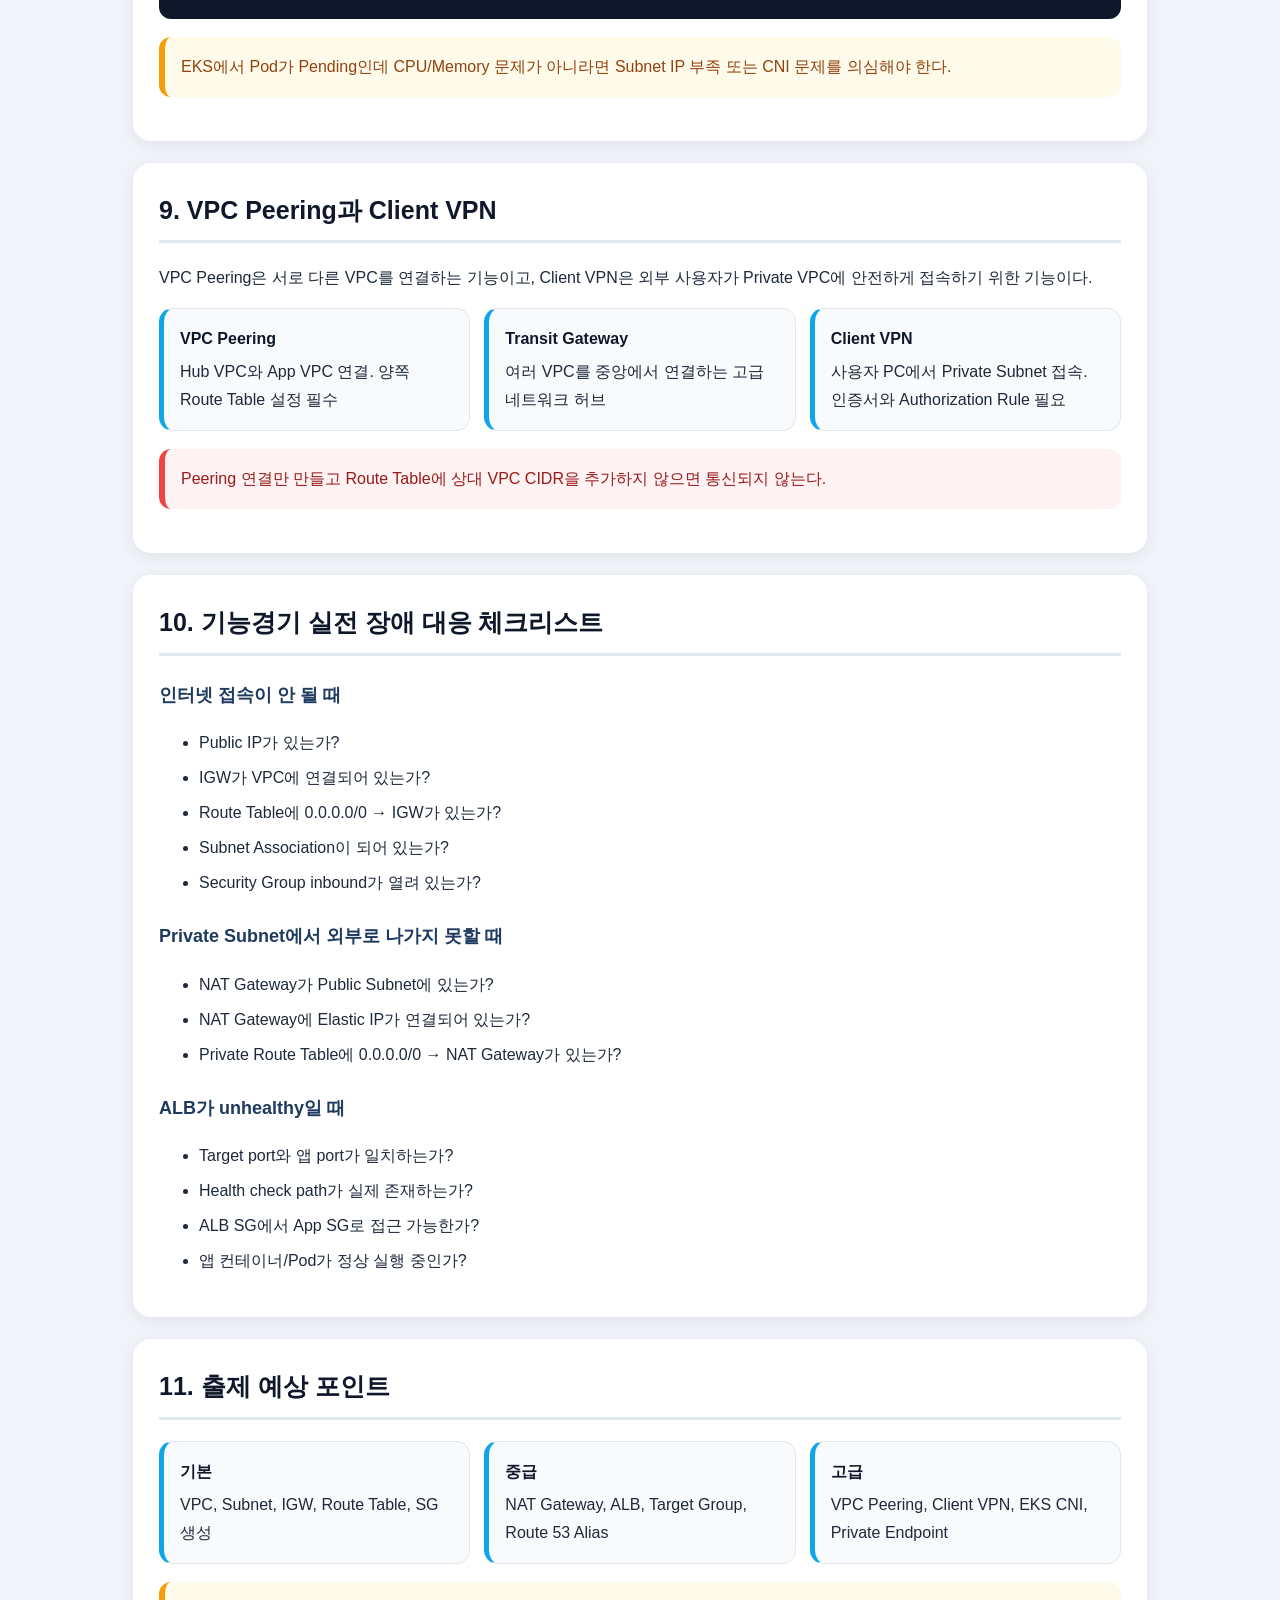
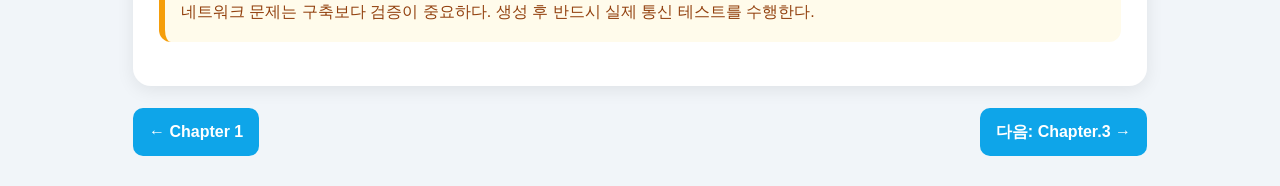
<file: chapter_2_network.html>
<!DOCTYPE html>
<html lang="ko">
<head>
  <meta charset="UTF-8" />
  <meta name="viewport" content="width=device-width, initial-scale=1.0" />
  <title>Chapter 2. AWS 네트워크 실전</title>
  <style>
*{box-sizing:border-box}body{margin:0;font-family:'Noto Sans KR',sans-serif;background:#f1f5f9;color:#1e293b;line-height:1.75}header{background:linear-gradient(135deg,#1e3a5f,#0ea5e9);padding:38px 20px;color:white}header .wrap,main{max-width:1050px;margin:auto}header h1{margin:0;font-size:32px;color:white}header p{margin:8px 0 0;color:#e0f2fe}nav{background:#0f172a;padding:12px;display:flex;gap:8px;flex-wrap:wrap;justify-content:center;position:sticky;top:0;z-index:10}nav a{color:#cbd5e1;text-decoration:none;padding:9px 13px;border-radius:10px;font-weight:700;font-size:14px}nav a:hover,.active{background:#0ea5e9;color:white}main{padding:30px 18px}.box{background:white;border-radius:18px;padding:26px;margin-bottom:22px;box-shadow:0 4px 18px rgba(0,0,0,.08)}h2{font-size:25px;color:#0f172a;border-bottom:3px solid #e2e8f0;padding-bottom:8px;margin-top:0}h3{font-size:18px;color:#1e3a5f;margin-top:24px}.grid{display:grid;grid-template-columns:repeat(auto-fit,minmax(240px,1fr));gap:14px}.card{background:#f8fafc;border:1px solid #e2e8f0;border-left:5px solid #0ea5e9;border-radius:14px;padding:16px}.card b{display:block;color:#0f172a;margin-bottom:5px}.tip{background:#fffbeb;border-left:6px solid #f59e0b;padding:16px;border-radius:12px;margin:18px 0;color:#92400e}.warn{background:#fef2f2;border-left:6px solid #ef4444;padding:16px;border-radius:12px;margin:18px 0;color:#991b1b}pre{background:#0f172a;color:#e2e8f0;padding:16px;border-radius:12px;overflow:auto;font-size:13px;line-height:1.65}table{width:100%;border-collapse:collapse;background:white;margin:14px 0}th,td{border:1px solid #e2e8f0;padding:10px;text-align:left;vertical-align:top}th{background:#e0f2fe}.next{display:flex;justify-content:space-between;gap:10px}.btn{display:inline-block;background:#0ea5e9;color:white;text-decoration:none;border-radius:10px;padding:10px 16px;font-weight:800}.check li{margin:7px 0}.diagram{background:#f8fafc;border:1px dashed #94a3b8;border-radius:14px;padding:16px;font-family:monospace;white-space:pre;overflow:auto}
  </style>
</head>
<body>
<header><div class="wrap"><h1>Chapter 2. AWS 네트워크 실전</h1><p>VPC · Routing · DNS · Load Balancer · EKS Networking</p></div></header>
<nav aria-label="주요 학습 목차">
  <a href="index.html">홈</a>
  <a href="chapter_aws_basic.html">AWS 기초</a>
  <a href="aws_notes.html">AWS 한글 핵심 노트</a>
  <a href="task1_solution.html">1과제 기출풀이</a>
  <a href="chapter_1_linux.html">1. Linux</a>
  <a class="active" href="chapter_2_network.html">2. Network</a>
  <a href="chapter_3_database.html">3. Database</a>
  <a href="chapter_4_docker_ecs.html">4. Docker/ECS</a>
  <a href="chapter_5_eks.html">5. EKS</a>
  <a href="chapter_6_terraform.html">6. Terraform</a>
  <a href="chapter_7_monitoring.html">7. Monitoring</a>
  <a href="chapter_8_serverless.html">8. Serverless</a>
</nav>
<main>
<section class="box">
<h2>1. AWS 네트워크가 중요한 이유</h2>
<p>기능경기대회 클라우드컴퓨팅 문제에서 네트워크는 거의 모든 서비스의 기반이다. VPC, Subnet, Route Table, Security Group, ALB 설정이 잘못되면 EC2, ECS, EKS, RDS가 모두 정상 동작하지 않는다.</p>
<div class="grid">
<div class="card"><b>VPC</b>AWS 안에 만드는 독립 사설 네트워크</div>
<div class="card"><b>Subnet</b>AZ 단위로 나누는 네트워크 영역</div>
<div class="card"><b>Route Table</b>트래픽이 어디로 갈지 결정하는 경로표</div>
<div class="card"><b>Security Group</b>인스턴스/서비스 단위 상태 저장 방화벽</div>
</div>
<div class="tip">실전에서는 “리소스는 만들어졌는데 접속이 안 됨” 문제가 가장 많다. 대부분 Route Table, SG, Subnet Association, Health Check 문제이다.</div>
</section>

<section class="box">
<h2>2. VPC 기본 설계</h2>
<p>기능경기 실전에서는 일반적으로 하나의 VPC 안에 Public Subnet과 Private Subnet을 분리하여 구성한다.</p>
<div class="diagram">VPC 10.0.0.0/16
├─ Public Subnet A   10.0.1.0/24   → ALB, Bastion, NAT Gateway
├─ Public Subnet B   10.0.2.0/24   → ALB, NAT Gateway
├─ Private App A     10.0.11.0/24  → ECS/EKS Application
├─ Private App B     10.0.12.0/24  → ECS/EKS Application
├─ Private DB A      10.0.21.0/24  → RDS
└─ Private DB B      10.0.22.0/24  → RDS</div>
<table><tr><th>구분</th><th>배치 리소스</th><th>라우팅</th></tr><tr><td>Public Subnet</td><td>ALB, Bastion, NAT Gateway</td><td>0.0.0.0/0 → Internet Gateway</td></tr><tr><td>Private App Subnet</td><td>ECS, EKS Worker Node, 내부 API</td><td>0.0.0.0/0 → NAT Gateway</td></tr><tr><td>Private DB Subnet</td><td>RDS, Aurora</td><td>인터넷 직접 연결 없음</td></tr></table>
<div class="warn">RDS를 Public Subnet에 배치하거나 DB Security Group을 0.0.0.0/0으로 열면 보안 설계 감점 요소가 될 수 있다.</div>
</section>

<section class="box">
<h2>3. CIDR와 Subnet 크기</h2>
<p>CIDR는 네트워크 주소 범위를 표현하는 방식이다. 기능경기에서는 계산을 복잡하게 하기보다 안정적인 범위를 사용하는 것이 좋다.</p>
<table><tr><th>예시</th><th>의미</th><th>실전 사용</th></tr><tr><td>10.0.0.0/16</td><td>큰 VPC 범위</td><td>VPC 전체</td></tr><tr><td>10.0.1.0/24</td><td>256개 IP 범위</td><td>일반 Subnet</td></tr><tr><td>/28</td><td>작은 범위</td><td>EKS에는 비추천</td></tr></table>
<p>AWS는 각 Subnet마다 5개의 IP를 예약한다. 따라서 /24 Subnet은 256개 중 실제 사용 가능 IP가 251개이다.</p>
<div class="tip">EKS는 Pod마다 IP를 사용하므로 Subnet을 너무 작게 만들면 Pod 생성 실패가 발생한다. 실전에서는 /24 이상을 권장한다.</div>
</section>

<section class="box">
<h2>4. Route Table, IGW, NAT Gateway</h2>
<h3>Public Route</h3>
<pre>Destination     Target
10.0.0.0/16     local
0.0.0.0/0       Internet Gateway</pre>
<h3>Private Route</h3>
<pre>Destination     Target
10.0.0.0/16     local
0.0.0.0/0       NAT Gateway</pre>
<h3>Terraform 예시</h3>
<pre>resource "aws_vpc" "main" {
  cidr_block           = "10.0.0.0/16"
  enable_dns_support   = true
  enable_dns_hostnames = true
}

resource "aws_internet_gateway" "main" {
  vpc_id = aws_vpc.main.id
}

resource "aws_route" "public_internet" {
  route_table_id         = aws_route_table.public.id
  destination_cidr_block = "0.0.0.0/0"
  gateway_id             = aws_internet_gateway.main.id
}</pre>
<div class="warn">Route Table을 만들고 Subnet Association을 하지 않으면 해당 Subnet은 의도한 Route Table을 사용하지 않는다.</div>
</section>

<section class="box">
<h2>5. Security Group과 NACL</h2>
<table><tr><th>구분</th><th>Security Group</th><th>NACL</th></tr><tr><td>적용 위치</td><td>ENI/인스턴스/서비스</td><td>Subnet</td></tr><tr><td>상태</td><td>Stateful</td><td>Stateless</td></tr><tr><td>규칙</td><td>허용 규칙만</td><td>허용/거부 규칙 가능</td></tr><tr><td>실전 사용</td><td>가장 자주 사용</td><td>고급 보안 요구 시 사용</td></tr></table>
<h3>권장 Security Group 설계</h3>
<div class="diagram">Internet
  ↓ 80/443
ALB Security Group
  ↓ 8080
App Security Group
  ↓ 3306
DB Security Group</div>
<pre># DB SG 예시: App SG에서만 MySQL 접근 허용
ingress {
  from_port       = 3306
  to_port         = 3306
  protocol        = "tcp"
  security_groups = [aws_security_group.app.id]
}</pre>
<div class="tip">기능경기에서 접속 장애의 70% 이상은 Security Group 또는 Route Table 문제로 발생한다.</div>
</section>

<section class="box">
<h2>6. DNS와 Route 53</h2>
<p>DNS는 도메인 이름을 IP 주소 또는 AWS 리소스 주소로 변환한다. AWS에서는 Route 53을 사용하여 ALB, CloudFront, S3 정적 웹사이트 등에 도메인을 연결할 수 있다.</p>
<table><tr><th>레코드</th><th>용도</th></tr><tr><td>A</td><td>도메인을 IPv4 주소로 연결</td></tr><tr><td>CNAME</td><td>도메인을 다른 도메인으로 연결</td></tr><tr><td>Alias</td><td>ALB, CloudFront 등 AWS 리소스에 직접 연결</td></tr><tr><td>MX</td><td>메일 서버 지정</td></tr></table>
<pre>resource "aws_route53_record" "app" {
  zone_id = aws_route53_zone.main.zone_id
  name    = "app"
  type    = "A"

  alias {
    name                   = aws_lb.main.dns_name
    zone_id                = aws_lb.main.zone_id
    evaluate_target_health = true
  }
}</pre>
</section>

<section class="box">
<h2>7. Load Balancer 실전</h2>
<p>로드밸런서는 외부 트래픽을 여러 대상에게 분산한다. 기능경기에서는 대부분 ALB(Application Load Balancer)가 사용된다.</p>
<table><tr><th>구분</th><th>ALB</th><th>NLB</th></tr><tr><td>계층</td><td>Layer 7</td><td>Layer 4</td></tr><tr><td>프로토콜</td><td>HTTP/HTTPS</td><td>TCP/UDP</td></tr><tr><td>기능</td><td>Path/Host Routing</td><td>고성능 TCP 처리</td></tr><tr><td>대회 사용</td><td>매우 자주</td><td>고급 문제</td></tr></table>
<h3>ALB 구조</h3>
<div class="diagram">Client
  ↓
Application Load Balancer
  ↓
Listener : 80/443
  ↓
Target Group : /health
  ↓
EC2 / ECS Task / EKS Pod</div>
<h3>Target Group Health Check</h3>
<pre>resource "aws_lb_target_group" "app" {
  port     = 8080
  protocol = "HTTP"
  vpc_id   = aws_vpc.main.id

  health_check {
    path                = "/health"
    healthy_threshold   = 2
    unhealthy_threshold = 3
  }
}</pre>
<div class="warn">ALB 502 또는 unhealthy 상태는 포트 불일치, health check path 오류, SG 미허용, 앱 실행 실패가 대표 원인이다.</div>
</section>

<section class="box">
<h2>8. EKS 네트워크 핵심</h2>
<p>EKS는 AWS VPC CNI를 사용한다. Pod가 VPC의 IP를 직접 할당받기 때문에 Subnet IP 여유가 매우 중요하다.</p>
<div class="grid">
<div class="card"><b>Pod IP</b>VPC Subnet에서 IP를 할당받음</div>
<div class="card"><b>Node ENI</b>Worker Node의 ENI에 Pod IP가 연결됨</div>
<div class="card"><b>IP 부족</b>Pod Pending 또는 IP 할당 실패 발생</div>
</div>
<pre>kubectl describe pod POD_NAME
kubectl get nodes
kubectl get pods -A</pre>
<div class="tip">EKS에서 Pod가 Pending인데 CPU/Memory 문제가 아니라면 Subnet IP 부족 또는 CNI 문제를 의심해야 한다.</div>
</section>

<section class="box">
<h2>9. VPC Peering과 Client VPN</h2>
<p>VPC Peering은 서로 다른 VPC를 연결하는 기능이고, Client VPN은 외부 사용자가 Private VPC에 안전하게 접속하기 위한 기능이다.</p>
<div class="grid">
<div class="card"><b>VPC Peering</b>Hub VPC와 App VPC 연결. 양쪽 Route Table 설정 필수</div>
<div class="card"><b>Transit Gateway</b>여러 VPC를 중앙에서 연결하는 고급 네트워크 허브</div>
<div class="card"><b>Client VPN</b>사용자 PC에서 Private Subnet 접속. 인증서와 Authorization Rule 필요</div>
</div>
<div class="warn">Peering 연결만 만들고 Route Table에 상대 VPC CIDR을 추가하지 않으면 통신되지 않는다.</div>
</section>

<section class="box">
<h2>10. 기능경기 실전 장애 대응 체크리스트</h2>
<h3>인터넷 접속이 안 될 때</h3>
<ul class="check"><li>Public IP가 있는가?</li><li>IGW가 VPC에 연결되어 있는가?</li><li>Route Table에 0.0.0.0/0 → IGW가 있는가?</li><li>Subnet Association이 되어 있는가?</li><li>Security Group inbound가 열려 있는가?</li></ul>
<h3>Private Subnet에서 외부로 나가지 못할 때</h3>
<ul class="check"><li>NAT Gateway가 Public Subnet에 있는가?</li><li>NAT Gateway에 Elastic IP가 연결되어 있는가?</li><li>Private Route Table에 0.0.0.0/0 → NAT Gateway가 있는가?</li></ul>
<h3>ALB가 unhealthy일 때</h3>
<ul class="check"><li>Target port와 앱 port가 일치하는가?</li><li>Health check path가 실제 존재하는가?</li><li>ALB SG에서 App SG로 접근 가능한가?</li><li>앱 컨테이너/Pod가 정상 실행 중인가?</li></ul>
</section>

<section class="box">
<h2>11. 출제 예상 포인트</h2>
<div class="grid">
<div class="card"><b>기본</b>VPC, Subnet, IGW, Route Table, SG 생성</div>
<div class="card"><b>중급</b>NAT Gateway, ALB, Target Group, Route 53 Alias</div>
<div class="card"><b>고급</b>VPC Peering, Client VPN, EKS CNI, Private Endpoint</div>
</div>
<div class="tip">네트워크 문제는 구축보다 검증이 중요하다. 생성 후 반드시 실제 통신 테스트를 수행한다.</div>
</section>

<div class="next"><a class="btn" href="chapter_1_linux.html">← Chapter 1</a><a class="btn" href="chapter_3_database.html">다음: Chapter.3 →</a></div>
</main>
</body>
</html>
</file>
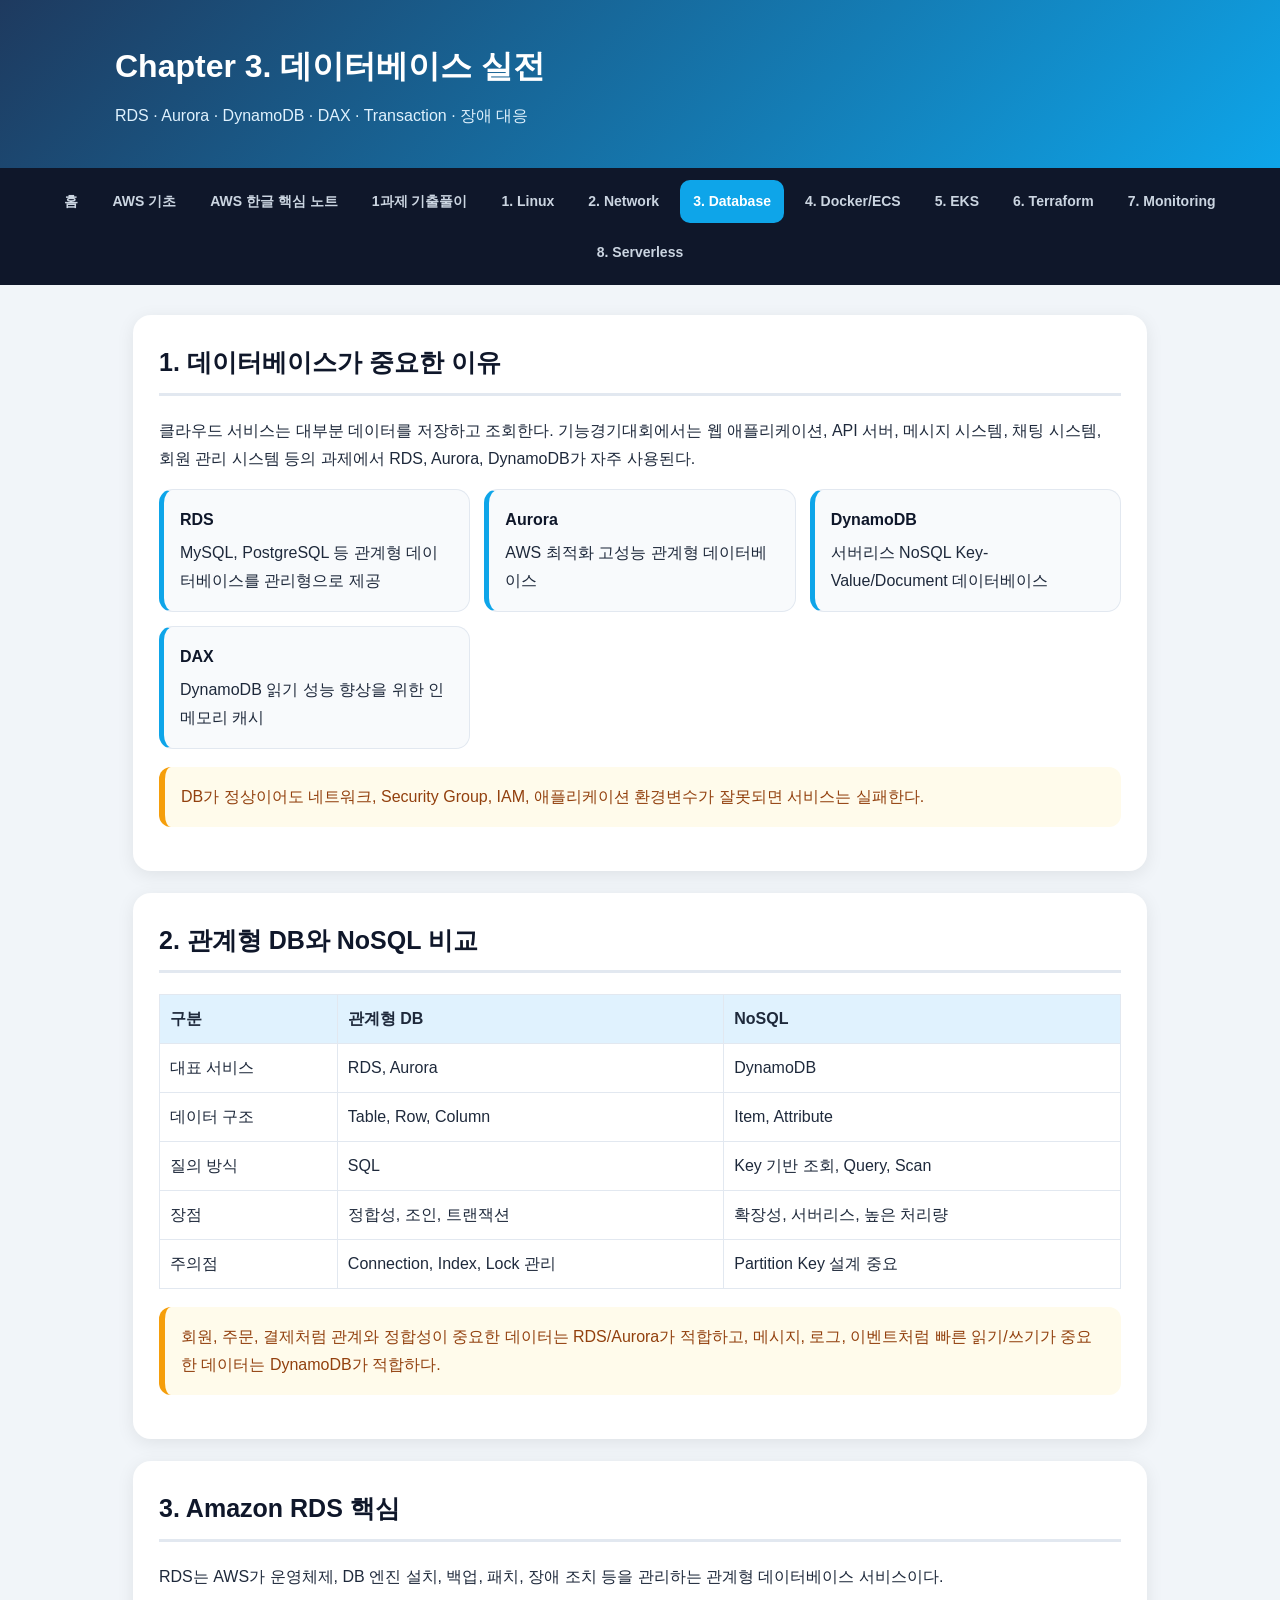
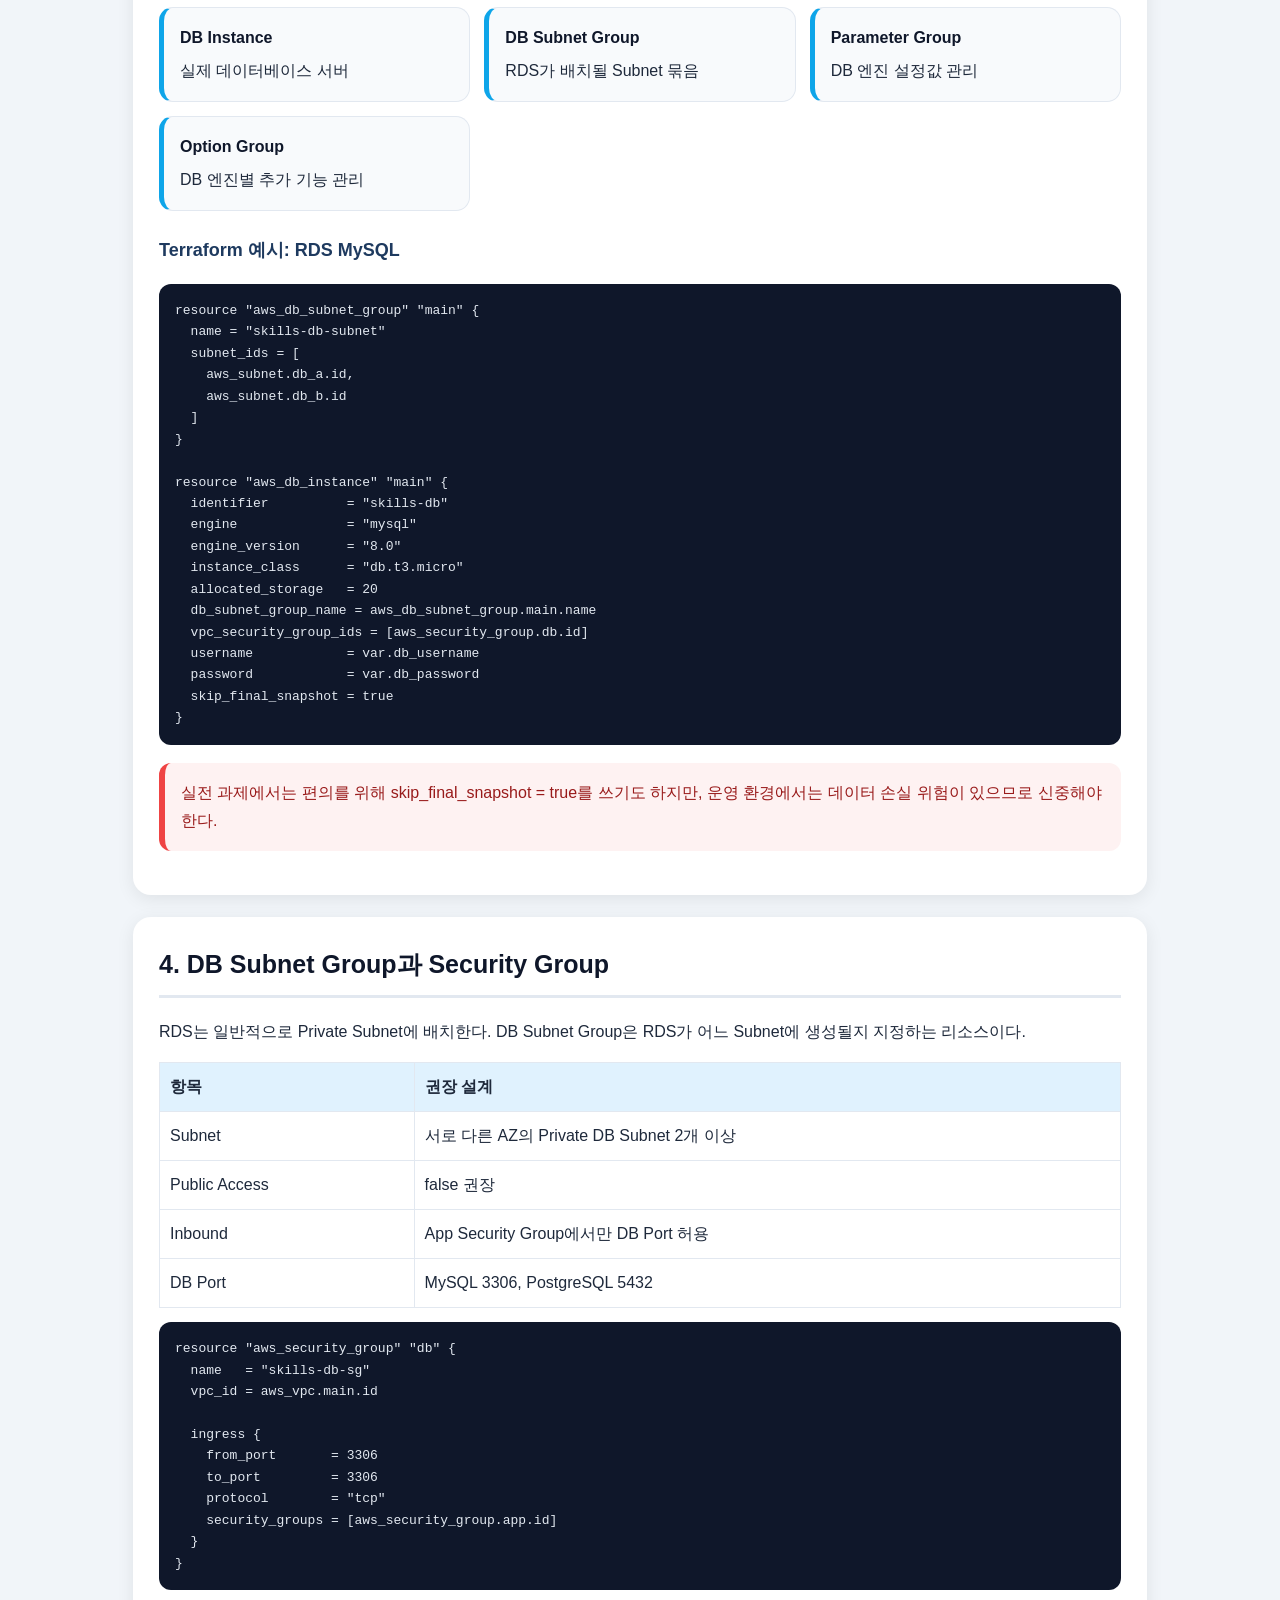
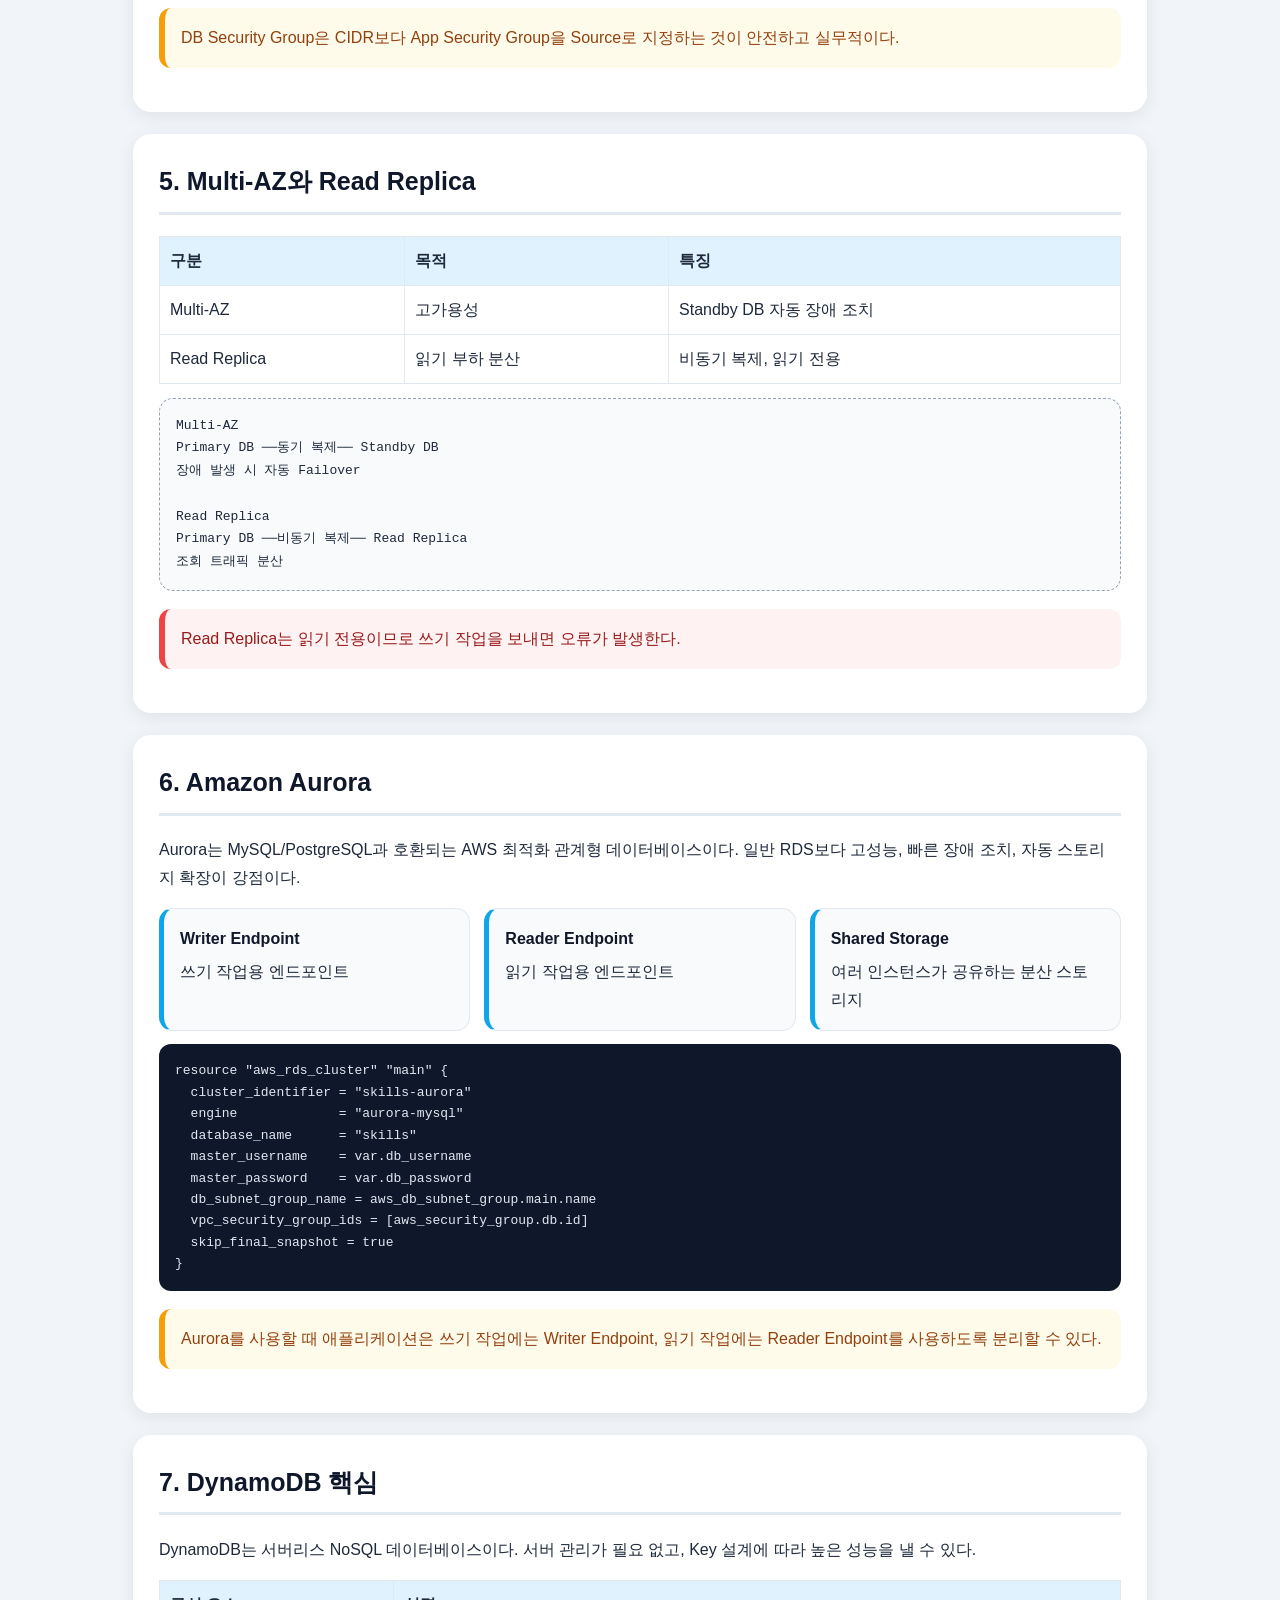
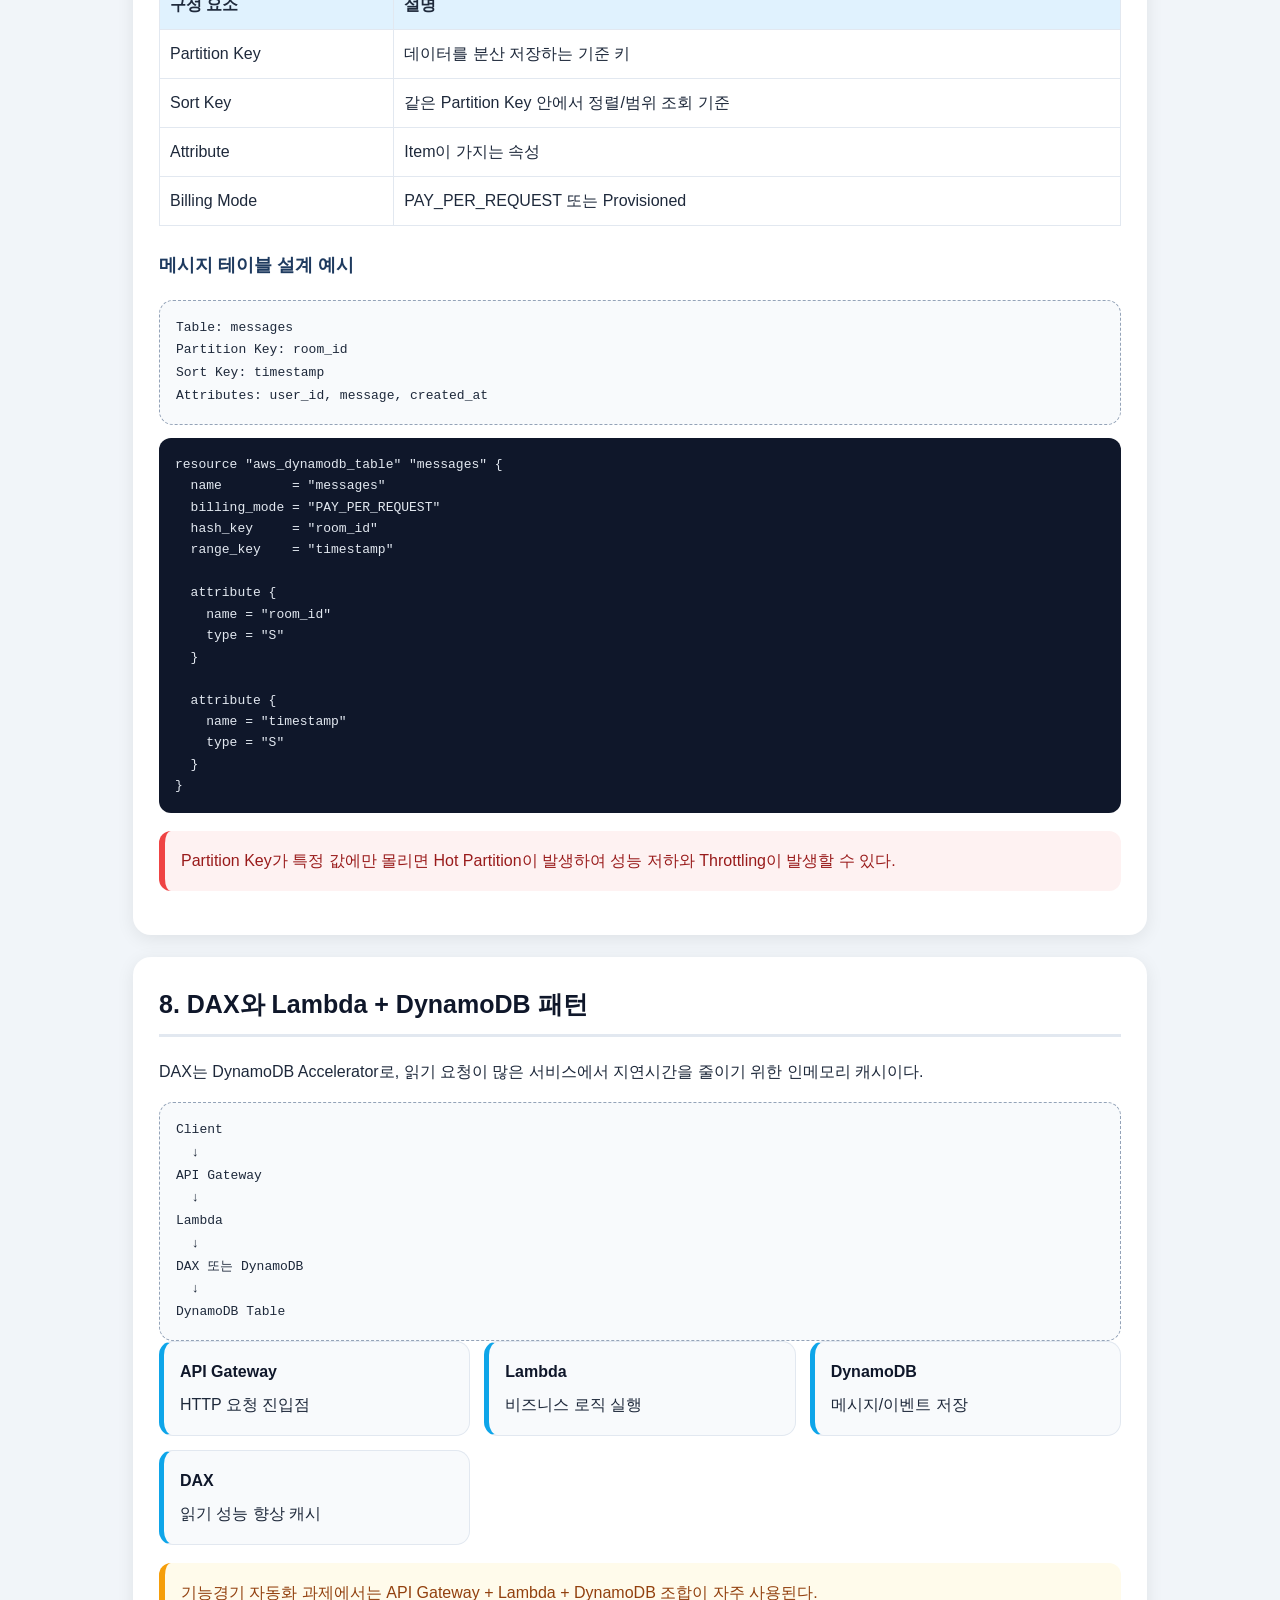
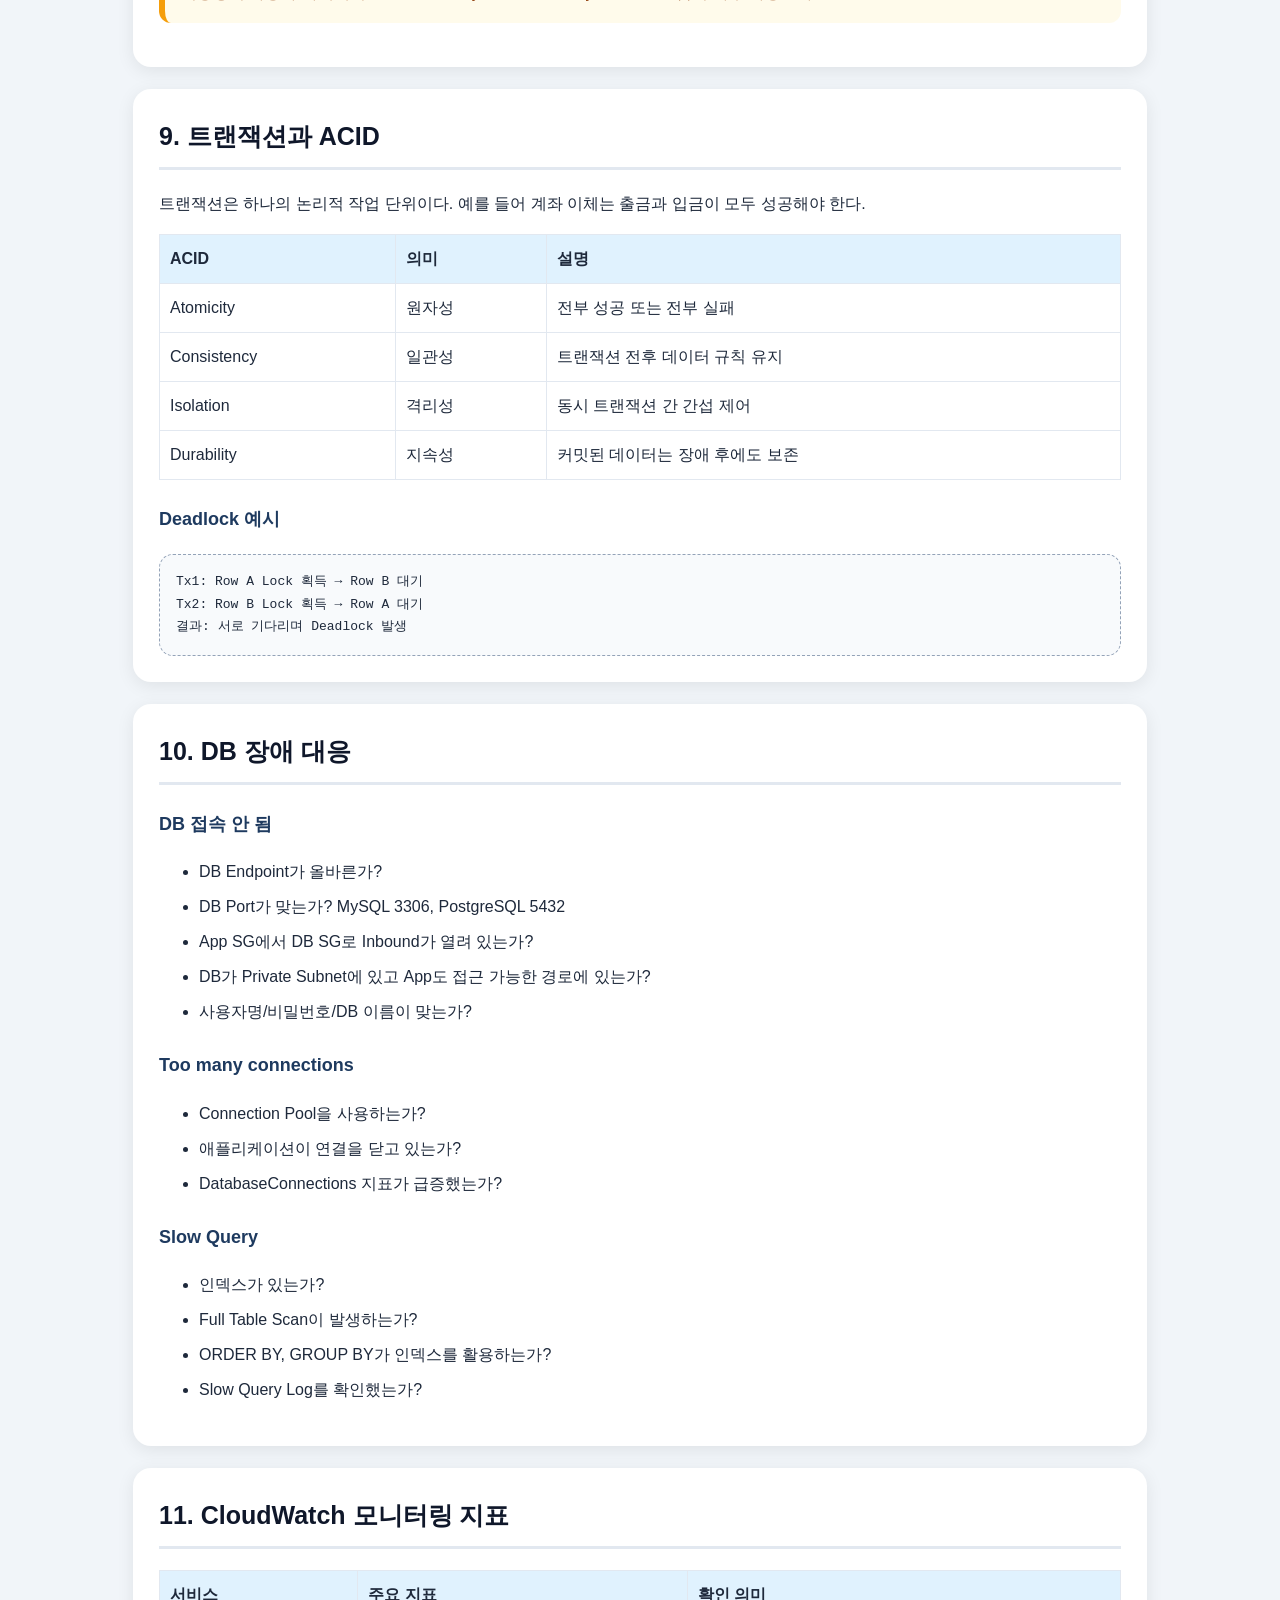
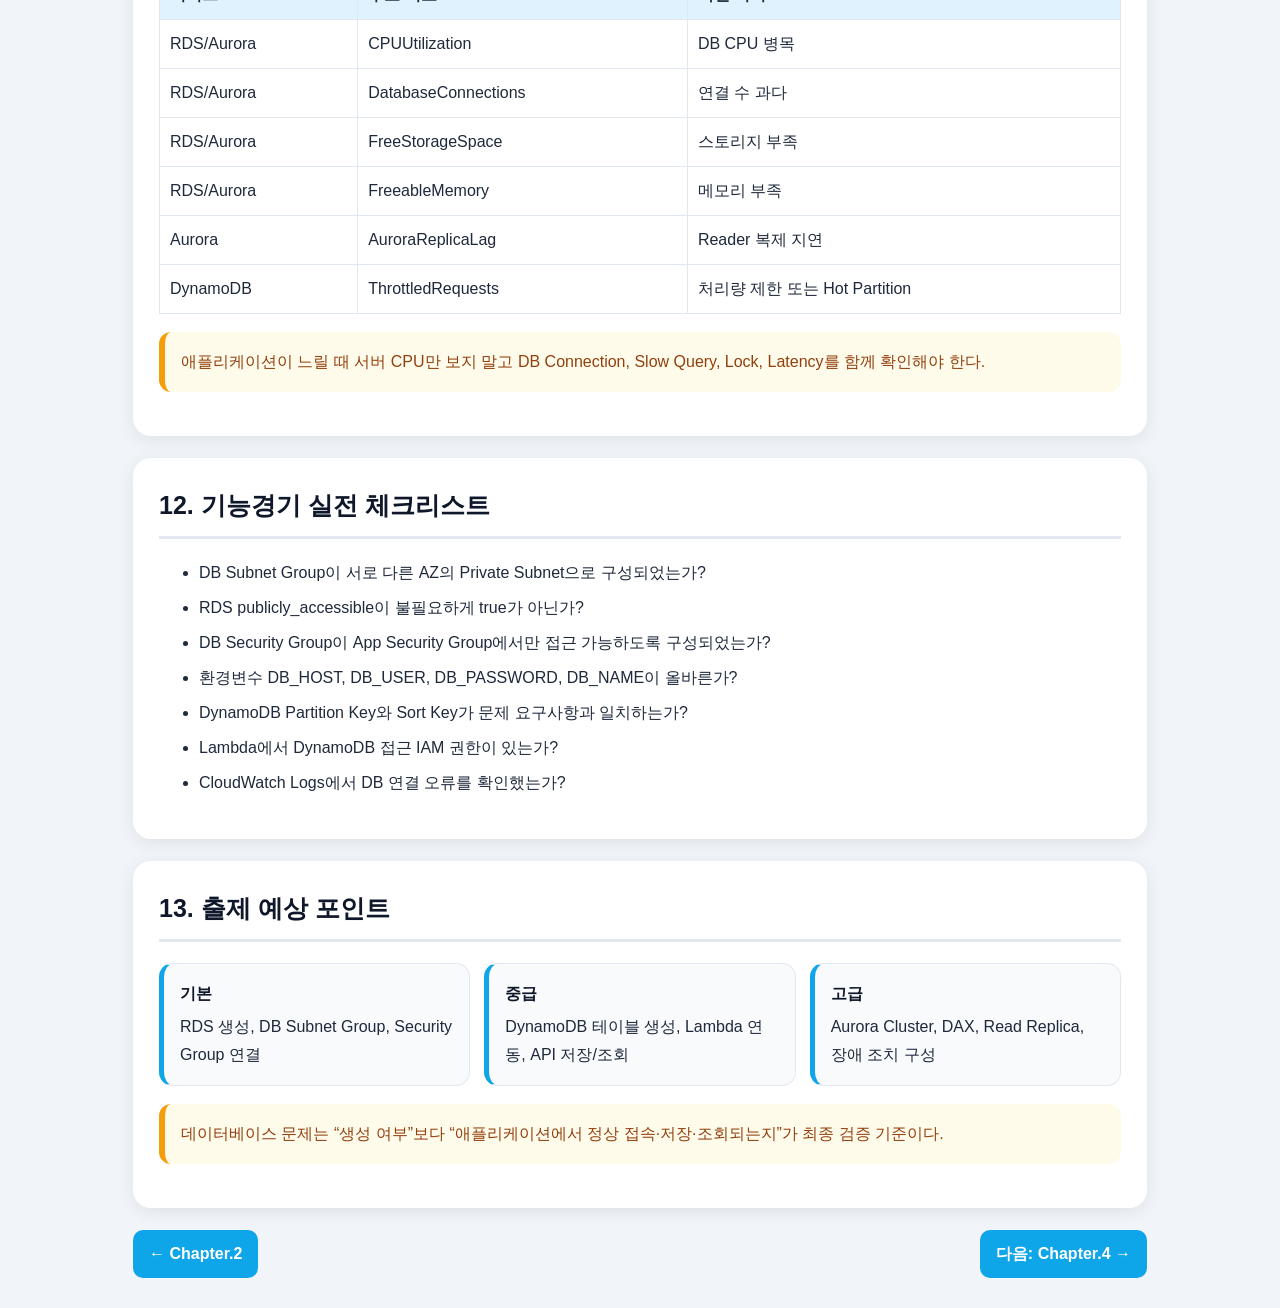
<file: chapter_3_database.html>
<!DOCTYPE html>
<html lang="ko">
<head>
  <meta charset="UTF-8" />
  <meta name="viewport" content="width=device-width, initial-scale=1.0" />
  <title>Chapter 3. 데이터베이스 실전</title>
  <style>
*{box-sizing:border-box}body{margin:0;font-family:'Noto Sans KR',sans-serif;background:#f1f5f9;color:#1e293b;line-height:1.75}header{background:linear-gradient(135deg,#1e3a5f,#0ea5e9);padding:38px 20px;color:white}header .wrap,main{max-width:1050px;margin:auto}header h1{margin:0;font-size:32px;color:white}header p{margin:8px 0 0;color:#e0f2fe}nav{background:#0f172a;padding:12px;display:flex;gap:8px;flex-wrap:wrap;justify-content:center;position:sticky;top:0;z-index:10}nav a{color:#cbd5e1;text-decoration:none;padding:9px 13px;border-radius:10px;font-weight:700;font-size:14px}nav a:hover,.active{background:#0ea5e9;color:white}main{padding:30px 18px}.box{background:white;border-radius:18px;padding:26px;margin-bottom:22px;box-shadow:0 4px 18px rgba(0,0,0,.08)}h2{font-size:25px;color:#0f172a;border-bottom:3px solid #e2e8f0;padding-bottom:8px;margin-top:0}h3{font-size:18px;color:#1e3a5f;margin-top:24px}.grid{display:grid;grid-template-columns:repeat(auto-fit,minmax(240px,1fr));gap:14px}.card{background:#f8fafc;border:1px solid #e2e8f0;border-left:5px solid #0ea5e9;border-radius:14px;padding:16px}.card b{display:block;color:#0f172a;margin-bottom:5px}.tip{background:#fffbeb;border-left:6px solid #f59e0b;padding:16px;border-radius:12px;margin:18px 0;color:#92400e}.warn{background:#fef2f2;border-left:6px solid #ef4444;padding:16px;border-radius:12px;margin:18px 0;color:#991b1b}pre{background:#0f172a;color:#e2e8f0;padding:16px;border-radius:12px;overflow:auto;font-size:13px;line-height:1.65}table{width:100%;border-collapse:collapse;background:white;margin:14px 0}th,td{border:1px solid #e2e8f0;padding:10px;text-align:left;vertical-align:top}th{background:#e0f2fe}.next{display:flex;justify-content:space-between;gap:10px}.btn{display:inline-block;background:#0ea5e9;color:white;text-decoration:none;border-radius:10px;padding:10px 16px;font-weight:800}.check li{margin:7px 0}.diagram{background:#f8fafc;border:1px dashed #94a3b8;border-radius:14px;padding:16px;font-family:monospace;white-space:pre;overflow:auto}
  </style>
</head>
<body>
<header><div class="wrap"><h1>Chapter 3. 데이터베이스 실전</h1><p>RDS · Aurora · DynamoDB · DAX · Transaction · 장애 대응</p></div></header>
<nav aria-label="주요 학습 목차">
  <a href="index.html">홈</a>
  <a href="chapter_aws_basic.html">AWS 기초</a>
  <a href="aws_notes.html">AWS 한글 핵심 노트</a>
  <a href="task1_solution.html">1과제 기출풀이</a>
  <a href="chapter_1_linux.html">1. Linux</a>
  <a href="chapter_2_network.html">2. Network</a>
  <a class="active" href="chapter_3_database.html">3. Database</a>
  <a href="chapter_4_docker_ecs.html">4. Docker/ECS</a>
  <a href="chapter_5_eks.html">5. EKS</a>
  <a href="chapter_6_terraform.html">6. Terraform</a>
  <a href="chapter_7_monitoring.html">7. Monitoring</a>
  <a href="chapter_8_serverless.html">8. Serverless</a>
</nav>
<main>
<section class="box">
<h2>1. 데이터베이스가 중요한 이유</h2>
<p>클라우드 서비스는 대부분 데이터를 저장하고 조회한다. 기능경기대회에서는 웹 애플리케이션, API 서버, 메시지 시스템, 채팅 시스템, 회원 관리 시스템 등의 과제에서 RDS, Aurora, DynamoDB가 자주 사용된다.</p>
<div class="grid">
<div class="card"><b>RDS</b>MySQL, PostgreSQL 등 관계형 데이터베이스를 관리형으로 제공</div>
<div class="card"><b>Aurora</b>AWS 최적화 고성능 관계형 데이터베이스</div>
<div class="card"><b>DynamoDB</b>서버리스 NoSQL Key-Value/Document 데이터베이스</div>
<div class="card"><b>DAX</b>DynamoDB 읽기 성능 향상을 위한 인메모리 캐시</div>
</div>
<div class="tip">DB가 정상이어도 네트워크, Security Group, IAM, 애플리케이션 환경변수가 잘못되면 서비스는 실패한다.</div>
</section>

<section class="box">
<h2>2. 관계형 DB와 NoSQL 비교</h2>
<table>
<tr><th>구분</th><th>관계형 DB</th><th>NoSQL</th></tr>
<tr><td>대표 서비스</td><td>RDS, Aurora</td><td>DynamoDB</td></tr>
<tr><td>데이터 구조</td><td>Table, Row, Column</td><td>Item, Attribute</td></tr>
<tr><td>질의 방식</td><td>SQL</td><td>Key 기반 조회, Query, Scan</td></tr>
<tr><td>장점</td><td>정합성, 조인, 트랜잭션</td><td>확장성, 서버리스, 높은 처리량</td></tr>
<tr><td>주의점</td><td>Connection, Index, Lock 관리</td><td>Partition Key 설계 중요</td></tr>
</table>
<div class="tip">회원, 주문, 결제처럼 관계와 정합성이 중요한 데이터는 RDS/Aurora가 적합하고, 메시지, 로그, 이벤트처럼 빠른 읽기/쓰기가 중요한 데이터는 DynamoDB가 적합하다.</div>
</section>

<section class="box">
<h2>3. Amazon RDS 핵심</h2>
<p>RDS는 AWS가 운영체제, DB 엔진 설치, 백업, 패치, 장애 조치 등을 관리하는 관계형 데이터베이스 서비스이다.</p>
<div class="grid">
<div class="card"><b>DB Instance</b>실제 데이터베이스 서버</div>
<div class="card"><b>DB Subnet Group</b>RDS가 배치될 Subnet 묶음</div>
<div class="card"><b>Parameter Group</b>DB 엔진 설정값 관리</div>
<div class="card"><b>Option Group</b>DB 엔진별 추가 기능 관리</div>
</div>
<h3>Terraform 예시: RDS MySQL</h3>
<pre>resource "aws_db_subnet_group" "main" {
  name = "skills-db-subnet"
  subnet_ids = [
    aws_subnet.db_a.id,
    aws_subnet.db_b.id
  ]
}

resource "aws_db_instance" "main" {
  identifier          = "skills-db"
  engine              = "mysql"
  engine_version      = "8.0"
  instance_class      = "db.t3.micro"
  allocated_storage   = 20
  db_subnet_group_name = aws_db_subnet_group.main.name
  vpc_security_group_ids = [aws_security_group.db.id]
  username            = var.db_username
  password            = var.db_password
  skip_final_snapshot = true
}</pre>
<div class="warn">실전 과제에서는 편의를 위해 skip_final_snapshot = true를 쓰기도 하지만, 운영 환경에서는 데이터 손실 위험이 있으므로 신중해야 한다.</div>
</section>

<section class="box">
<h2>4. DB Subnet Group과 Security Group</h2>
<p>RDS는 일반적으로 Private Subnet에 배치한다. DB Subnet Group은 RDS가 어느 Subnet에 생성될지 지정하는 리소스이다.</p>
<table>
<tr><th>항목</th><th>권장 설계</th></tr>
<tr><td>Subnet</td><td>서로 다른 AZ의 Private DB Subnet 2개 이상</td></tr>
<tr><td>Public Access</td><td>false 권장</td></tr>
<tr><td>Inbound</td><td>App Security Group에서만 DB Port 허용</td></tr>
<tr><td>DB Port</td><td>MySQL 3306, PostgreSQL 5432</td></tr>
</table>
<pre>resource "aws_security_group" "db" {
  name   = "skills-db-sg"
  vpc_id = aws_vpc.main.id

  ingress {
    from_port       = 3306
    to_port         = 3306
    protocol        = "tcp"
    security_groups = [aws_security_group.app.id]
  }
}</pre>
<div class="tip">DB Security Group은 CIDR보다 App Security Group을 Source로 지정하는 것이 안전하고 실무적이다.</div>
</section>

<section class="box">
<h2>5. Multi-AZ와 Read Replica</h2>
<table>
<tr><th>구분</th><th>목적</th><th>특징</th></tr>
<tr><td>Multi-AZ</td><td>고가용성</td><td>Standby DB 자동 장애 조치</td></tr>
<tr><td>Read Replica</td><td>읽기 부하 분산</td><td>비동기 복제, 읽기 전용</td></tr>
</table>
<div class="diagram">Multi-AZ
Primary DB ──동기 복제── Standby DB
장애 발생 시 자동 Failover

Read Replica
Primary DB ──비동기 복제── Read Replica
조회 트래픽 분산</div>
<div class="warn">Read Replica는 읽기 전용이므로 쓰기 작업을 보내면 오류가 발생한다.</div>
</section>

<section class="box">
<h2>6. Amazon Aurora</h2>
<p>Aurora는 MySQL/PostgreSQL과 호환되는 AWS 최적화 관계형 데이터베이스이다. 일반 RDS보다 고성능, 빠른 장애 조치, 자동 스토리지 확장이 강점이다.</p>
<div class="grid">
<div class="card"><b>Writer Endpoint</b>쓰기 작업용 엔드포인트</div>
<div class="card"><b>Reader Endpoint</b>읽기 작업용 엔드포인트</div>
<div class="card"><b>Shared Storage</b>여러 인스턴스가 공유하는 분산 스토리지</div>
</div>
<pre>resource "aws_rds_cluster" "main" {
  cluster_identifier = "skills-aurora"
  engine             = "aurora-mysql"
  database_name      = "skills"
  master_username    = var.db_username
  master_password    = var.db_password
  db_subnet_group_name = aws_db_subnet_group.main.name
  vpc_security_group_ids = [aws_security_group.db.id]
  skip_final_snapshot = true
}</pre>
<div class="tip">Aurora를 사용할 때 애플리케이션은 쓰기 작업에는 Writer Endpoint, 읽기 작업에는 Reader Endpoint를 사용하도록 분리할 수 있다.</div>
</section>

<section class="box">
<h2>7. DynamoDB 핵심</h2>
<p>DynamoDB는 서버리스 NoSQL 데이터베이스이다. 서버 관리가 필요 없고, Key 설계에 따라 높은 성능을 낼 수 있다.</p>
<table>
<tr><th>구성 요소</th><th>설명</th></tr>
<tr><td>Partition Key</td><td>데이터를 분산 저장하는 기준 키</td></tr>
<tr><td>Sort Key</td><td>같은 Partition Key 안에서 정렬/범위 조회 기준</td></tr>
<tr><td>Attribute</td><td>Item이 가지는 속성</td></tr>
<tr><td>Billing Mode</td><td>PAY_PER_REQUEST 또는 Provisioned</td></tr>
</table>
<h3>메시지 테이블 설계 예시</h3>
<div class="diagram">Table: messages
Partition Key: room_id
Sort Key: timestamp
Attributes: user_id, message, created_at</div>
<pre>resource "aws_dynamodb_table" "messages" {
  name         = "messages"
  billing_mode = "PAY_PER_REQUEST"
  hash_key     = "room_id"
  range_key    = "timestamp"

  attribute {
    name = "room_id"
    type = "S"
  }

  attribute {
    name = "timestamp"
    type = "S"
  }
}</pre>
<div class="warn">Partition Key가 특정 값에만 몰리면 Hot Partition이 발생하여 성능 저하와 Throttling이 발생할 수 있다.</div>
</section>

<section class="box">
<h2>8. DAX와 Lambda + DynamoDB 패턴</h2>
<p>DAX는 DynamoDB Accelerator로, 읽기 요청이 많은 서비스에서 지연시간을 줄이기 위한 인메모리 캐시이다.</p>
<div class="diagram">Client
  ↓
API Gateway
  ↓
Lambda
  ↓
DAX 또는 DynamoDB
  ↓
DynamoDB Table</div>
<div class="grid">
<div class="card"><b>API Gateway</b>HTTP 요청 진입점</div>
<div class="card"><b>Lambda</b>비즈니스 로직 실행</div>
<div class="card"><b>DynamoDB</b>메시지/이벤트 저장</div>
<div class="card"><b>DAX</b>읽기 성능 향상 캐시</div>
</div>
<div class="tip">기능경기 자동화 과제에서는 API Gateway + Lambda + DynamoDB 조합이 자주 사용된다.</div>
</section>

<section class="box">
<h2>9. 트랜잭션과 ACID</h2>
<p>트랜잭션은 하나의 논리적 작업 단위이다. 예를 들어 계좌 이체는 출금과 입금이 모두 성공해야 한다.</p>
<table>
<tr><th>ACID</th><th>의미</th><th>설명</th></tr>
<tr><td>Atomicity</td><td>원자성</td><td>전부 성공 또는 전부 실패</td></tr>
<tr><td>Consistency</td><td>일관성</td><td>트랜잭션 전후 데이터 규칙 유지</td></tr>
<tr><td>Isolation</td><td>격리성</td><td>동시 트랜잭션 간 간섭 제어</td></tr>
<tr><td>Durability</td><td>지속성</td><td>커밋된 데이터는 장애 후에도 보존</td></tr>
</table>
<h3>Deadlock 예시</h3>
<div class="diagram">Tx1: Row A Lock 획득 → Row B 대기
Tx2: Row B Lock 획득 → Row A 대기
결과: 서로 기다리며 Deadlock 발생</div>
</section>

<section class="box">
<h2>10. DB 장애 대응</h2>
<h3>DB 접속 안 됨</h3>
<ul class="check"><li>DB Endpoint가 올바른가?</li><li>DB Port가 맞는가? MySQL 3306, PostgreSQL 5432</li><li>App SG에서 DB SG로 Inbound가 열려 있는가?</li><li>DB가 Private Subnet에 있고 App도 접근 가능한 경로에 있는가?</li><li>사용자명/비밀번호/DB 이름이 맞는가?</li></ul>
<h3>Too many connections</h3>
<ul class="check"><li>Connection Pool을 사용하는가?</li><li>애플리케이션이 연결을 닫고 있는가?</li><li>DatabaseConnections 지표가 급증했는가?</li></ul>
<h3>Slow Query</h3>
<ul class="check"><li>인덱스가 있는가?</li><li>Full Table Scan이 발생하는가?</li><li>ORDER BY, GROUP BY가 인덱스를 활용하는가?</li><li>Slow Query Log를 확인했는가?</li></ul>
</section>

<section class="box">
<h2>11. CloudWatch 모니터링 지표</h2>
<table>
<tr><th>서비스</th><th>주요 지표</th><th>확인 의미</th></tr>
<tr><td>RDS/Aurora</td><td>CPUUtilization</td><td>DB CPU 병목</td></tr>
<tr><td>RDS/Aurora</td><td>DatabaseConnections</td><td>연결 수 과다</td></tr>
<tr><td>RDS/Aurora</td><td>FreeStorageSpace</td><td>스토리지 부족</td></tr>
<tr><td>RDS/Aurora</td><td>FreeableMemory</td><td>메모리 부족</td></tr>
<tr><td>Aurora</td><td>AuroraReplicaLag</td><td>Reader 복제 지연</td></tr>
<tr><td>DynamoDB</td><td>ThrottledRequests</td><td>처리량 제한 또는 Hot Partition</td></tr>
</table>
<div class="tip">애플리케이션이 느릴 때 서버 CPU만 보지 말고 DB Connection, Slow Query, Lock, Latency를 함께 확인해야 한다.</div>
</section>

<section class="box">
<h2>12. 기능경기 실전 체크리스트</h2>
<ul class="check">
<li>DB Subnet Group이 서로 다른 AZ의 Private Subnet으로 구성되었는가?</li>
<li>RDS publicly_accessible이 불필요하게 true가 아닌가?</li>
<li>DB Security Group이 App Security Group에서만 접근 가능하도록 구성되었는가?</li>
<li>환경변수 DB_HOST, DB_USER, DB_PASSWORD, DB_NAME이 올바른가?</li>
<li>DynamoDB Partition Key와 Sort Key가 문제 요구사항과 일치하는가?</li>
<li>Lambda에서 DynamoDB 접근 IAM 권한이 있는가?</li>
<li>CloudWatch Logs에서 DB 연결 오류를 확인했는가?</li>
</ul>
</section>

<section class="box">
<h2>13. 출제 예상 포인트</h2>
<div class="grid">
<div class="card"><b>기본</b>RDS 생성, DB Subnet Group, Security Group 연결</div>
<div class="card"><b>중급</b>DynamoDB 테이블 생성, Lambda 연동, API 저장/조회</div>
<div class="card"><b>고급</b>Aurora Cluster, DAX, Read Replica, 장애 조치 구성</div>
</div>
<div class="tip">데이터베이스 문제는 “생성 여부”보다 “애플리케이션에서 정상 접속·저장·조회되는지”가 최종 검증 기준이다.</div>
</section>

<div class="next"><a class="btn" href="chapter_2_network.html">← Chapter.2</a><a class="btn" href="chapter_4_docker_ecs.html">다음: Chapter.4 →</a></div>
</main>
</body>
</html>
</file>
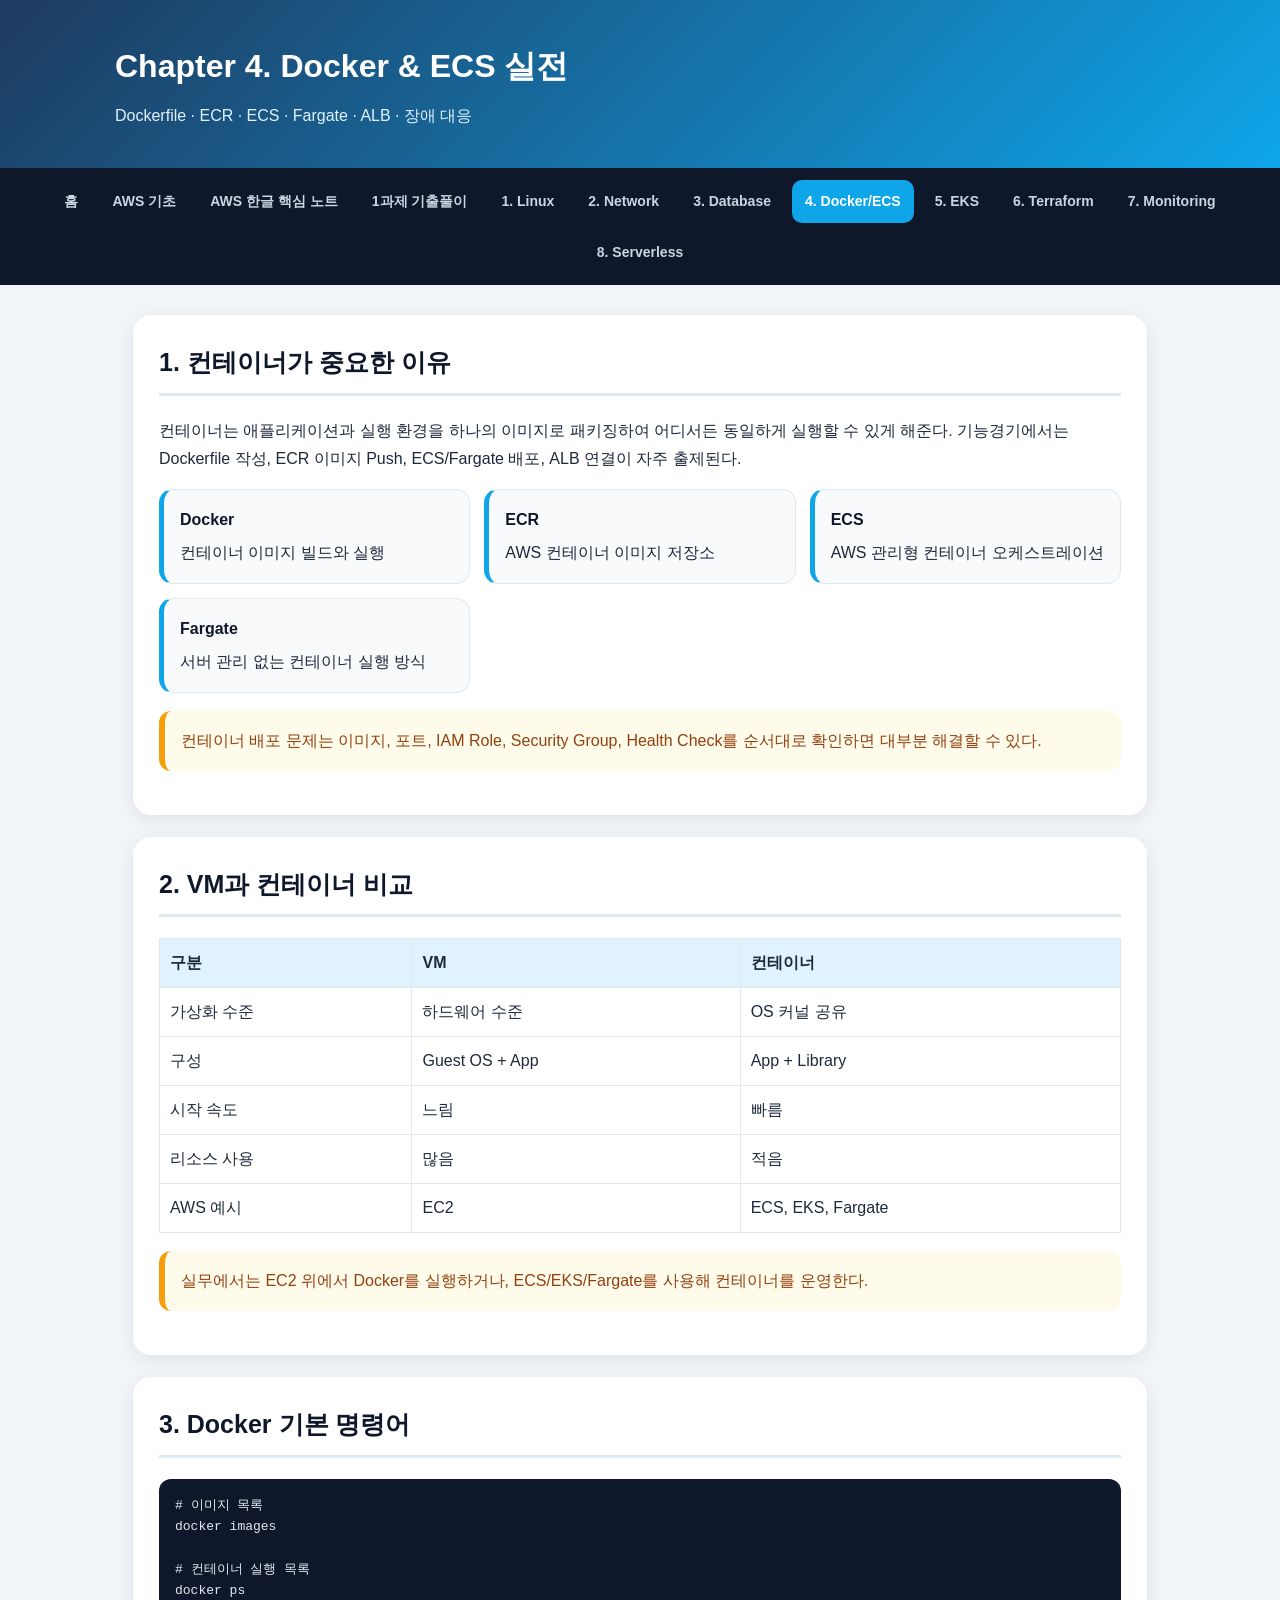
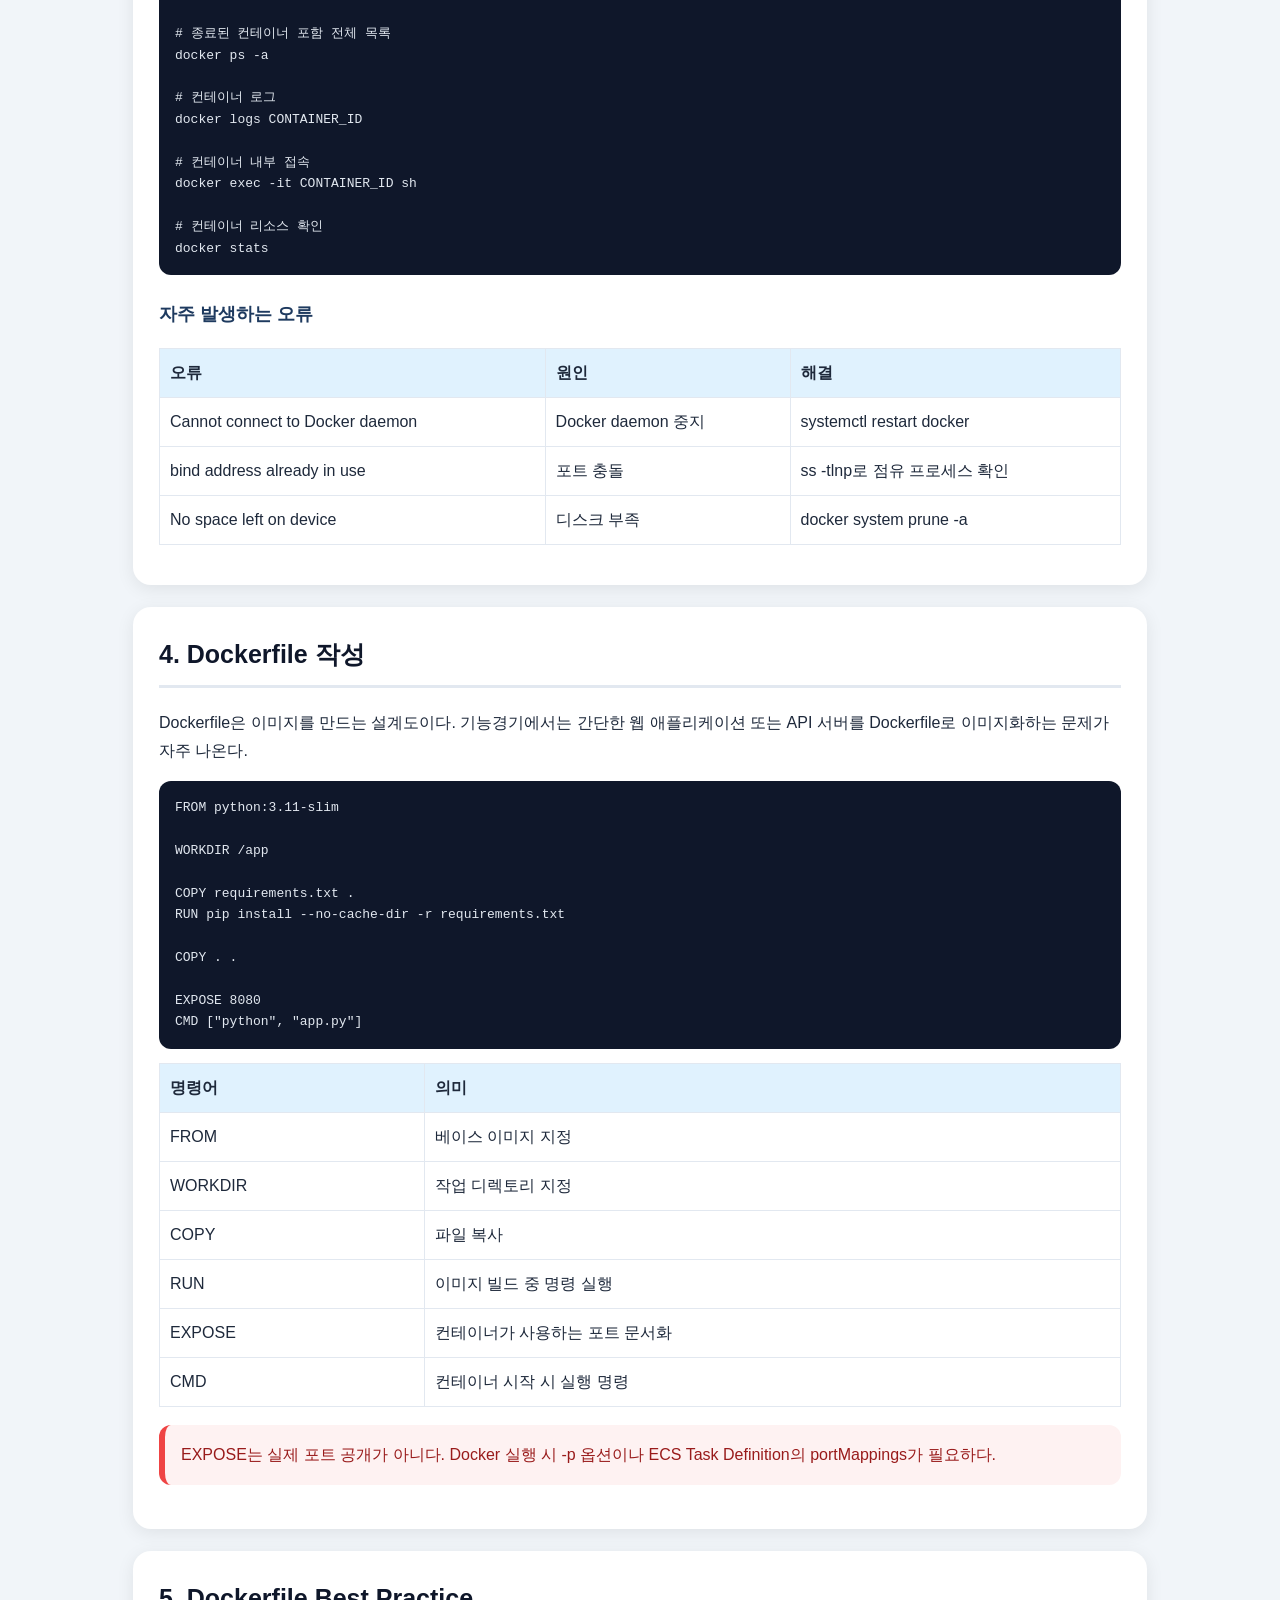
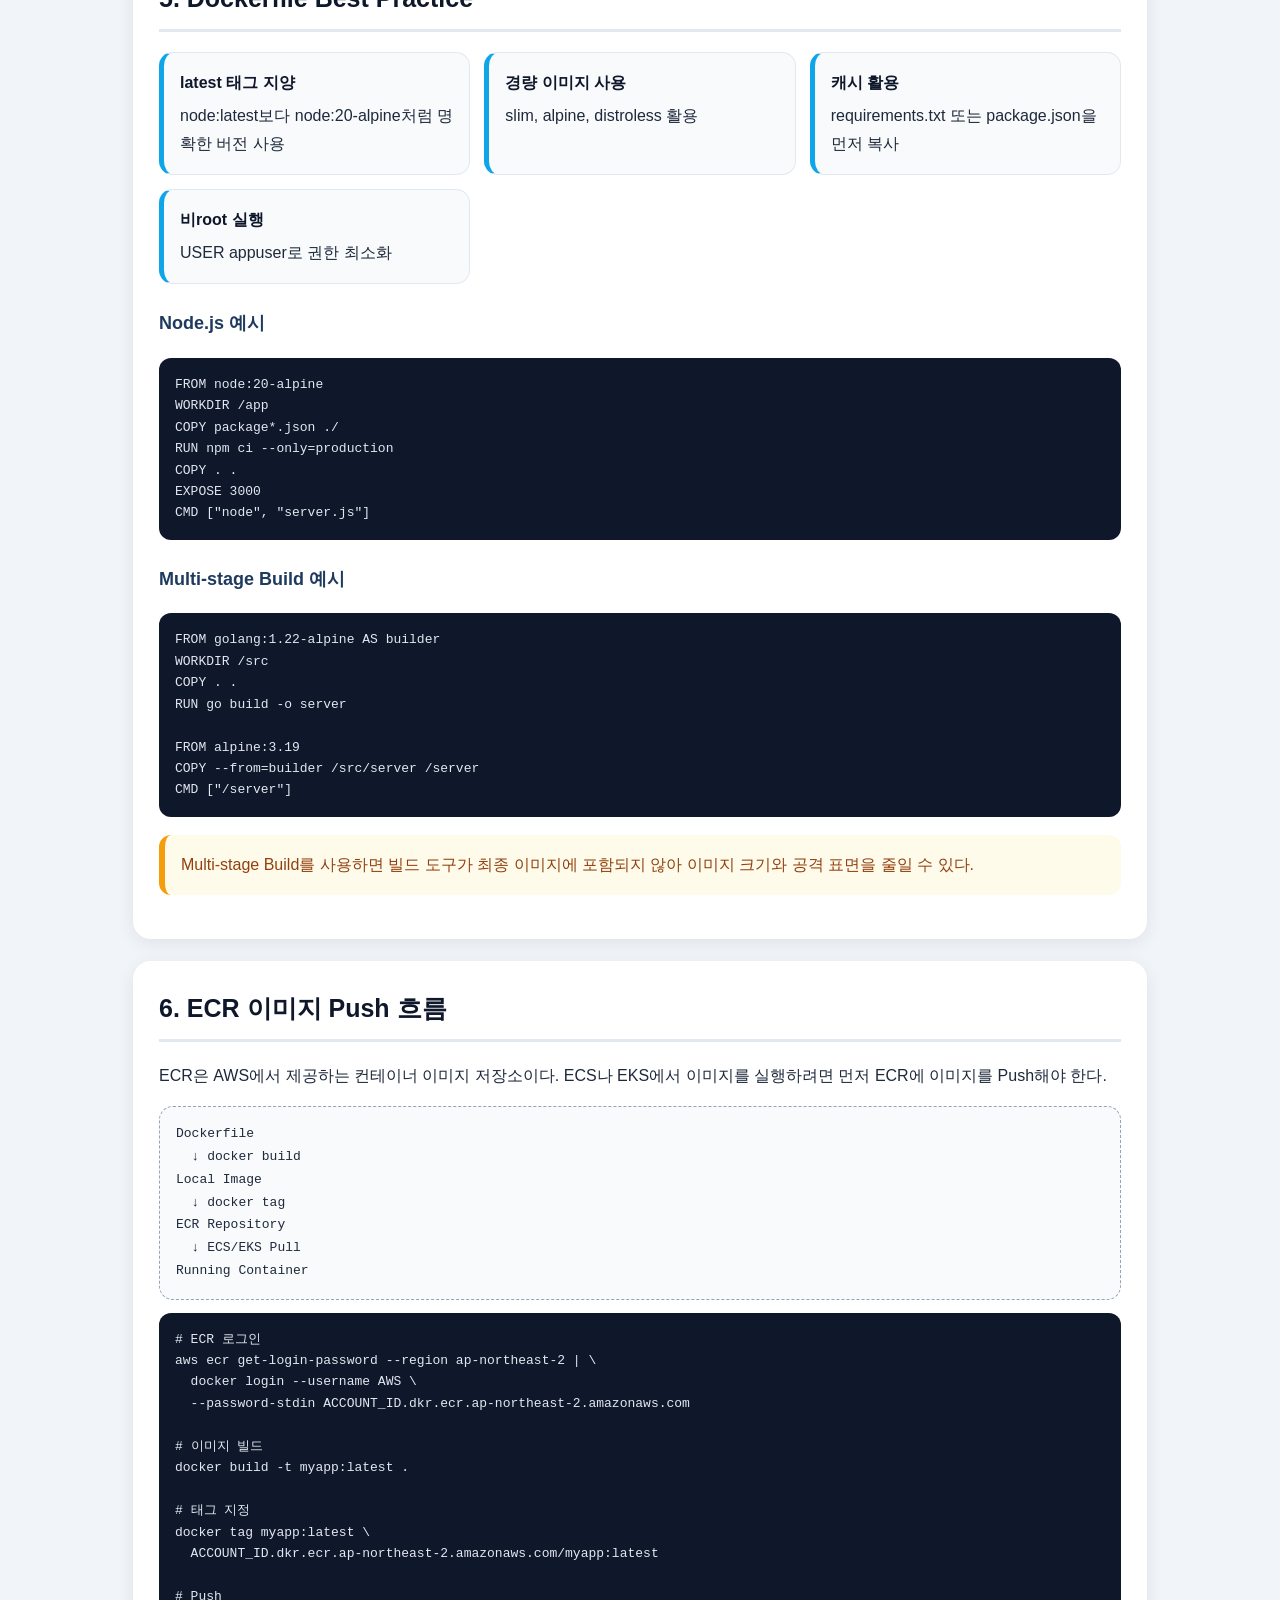
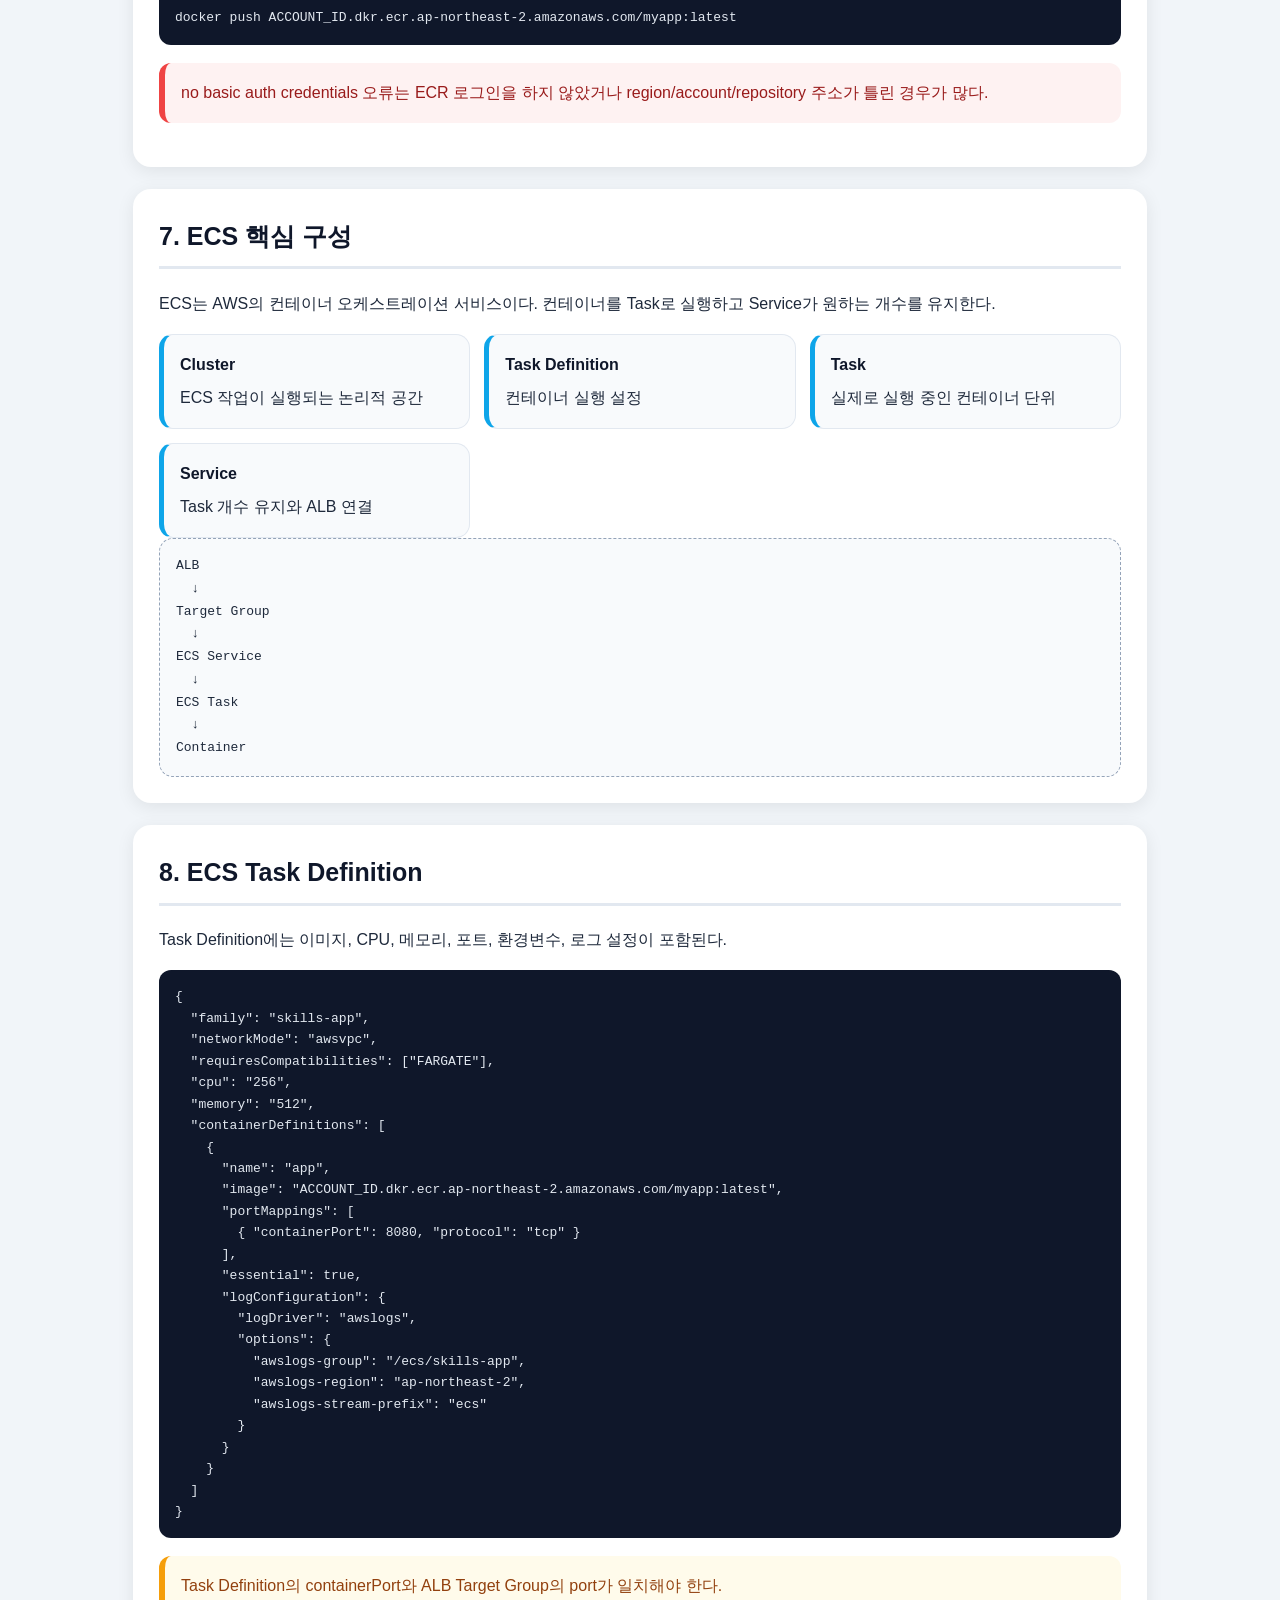
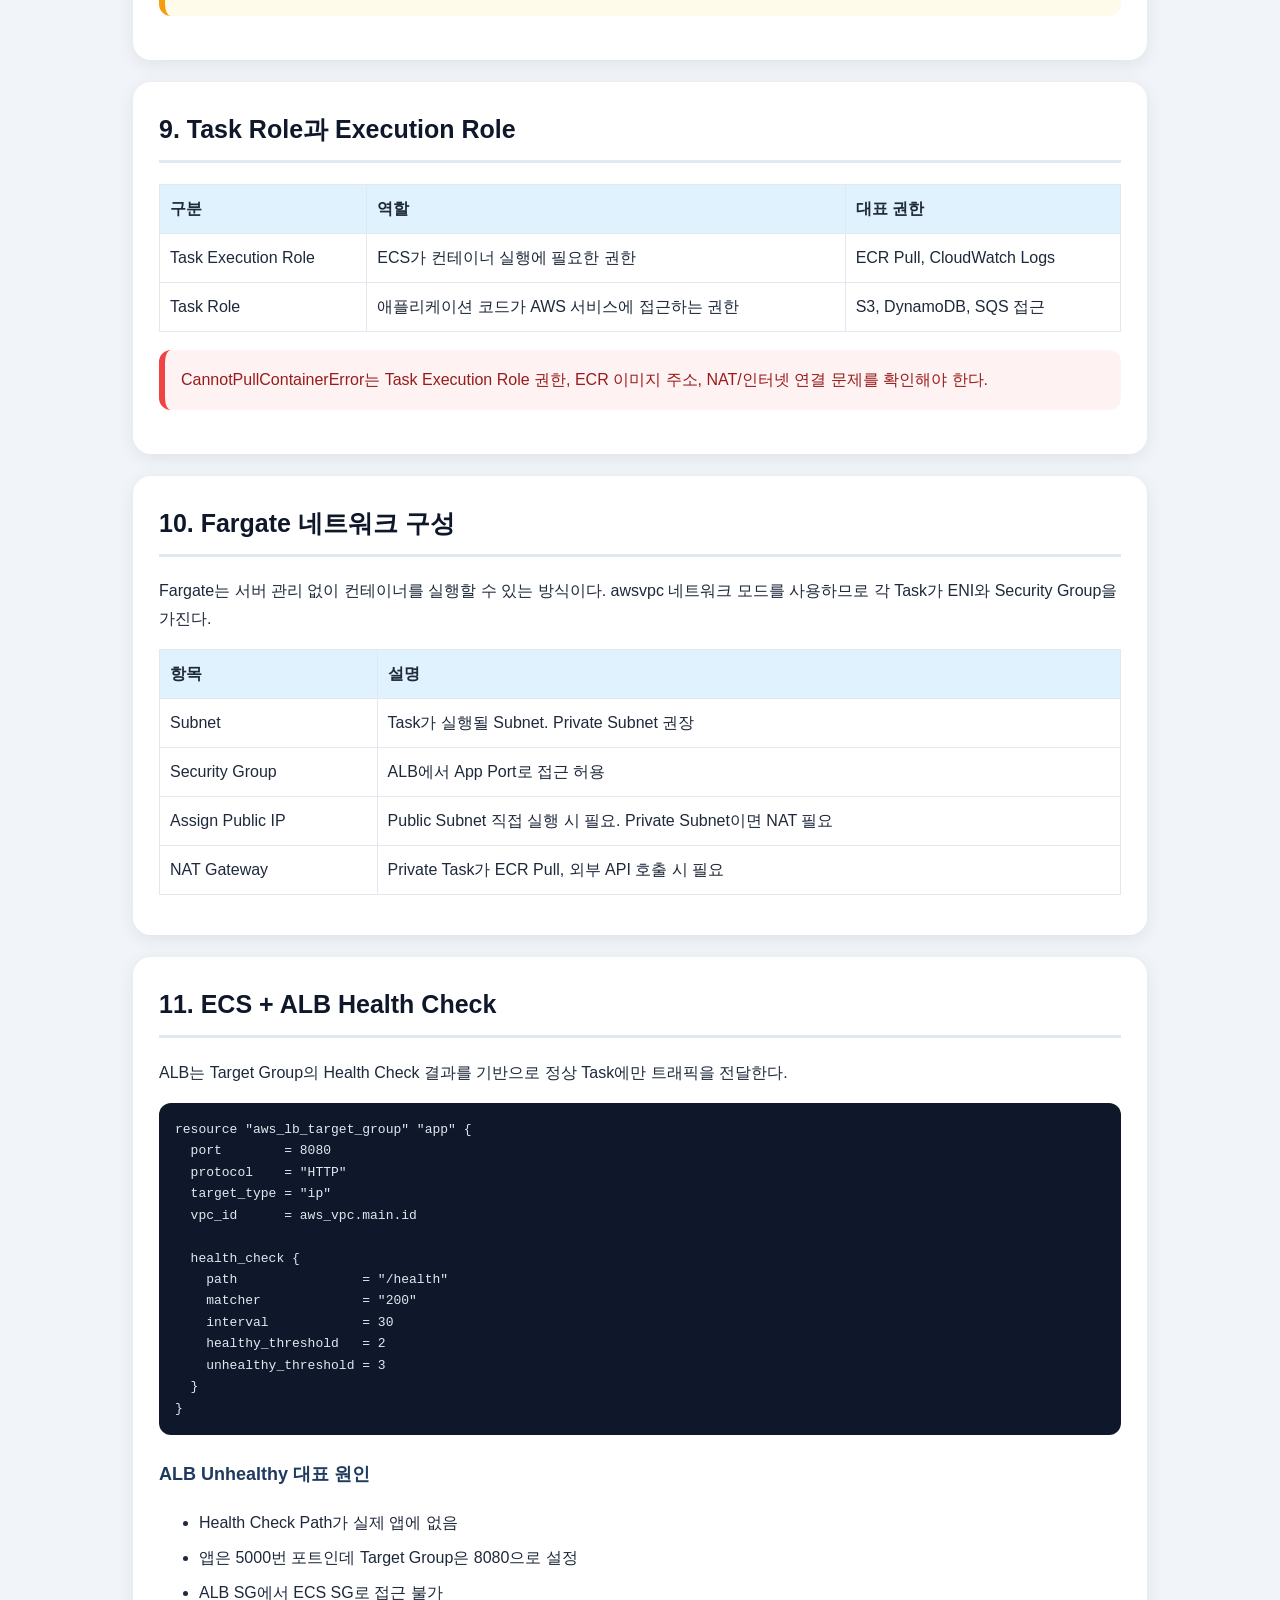
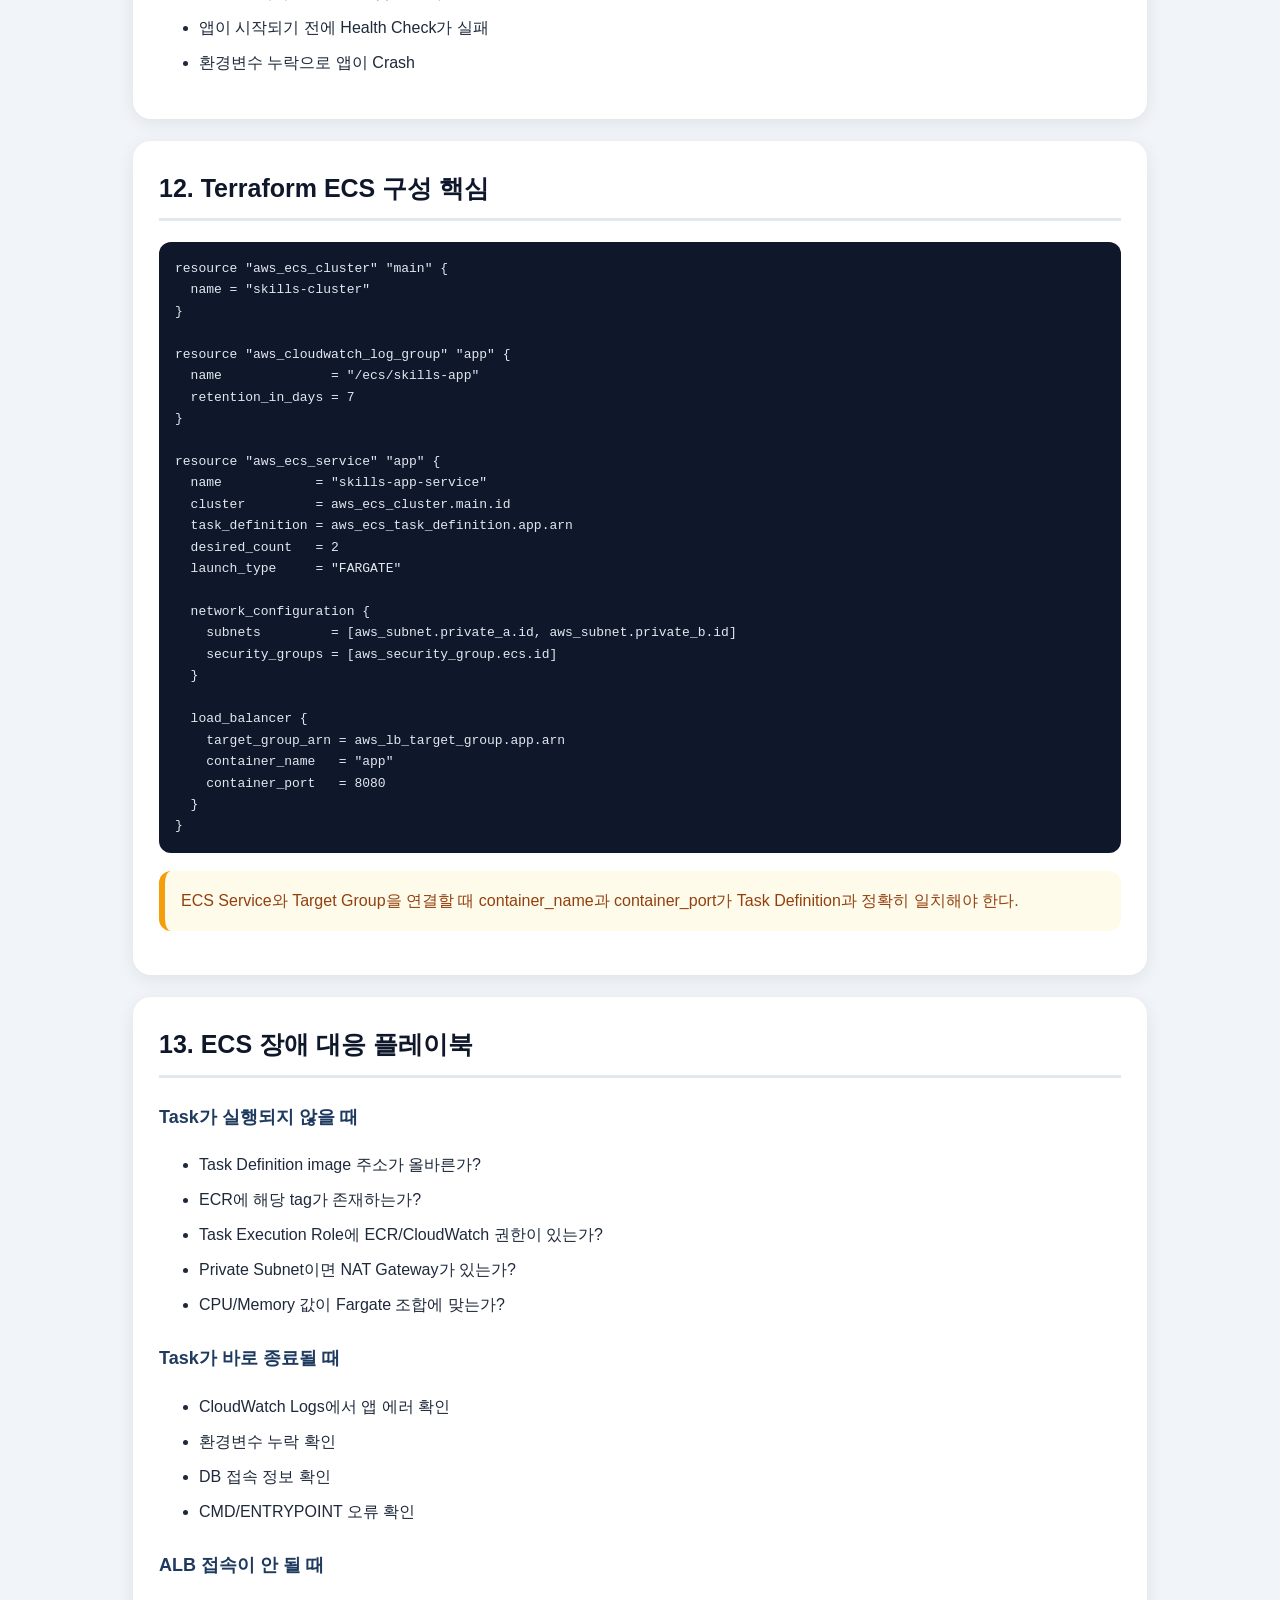
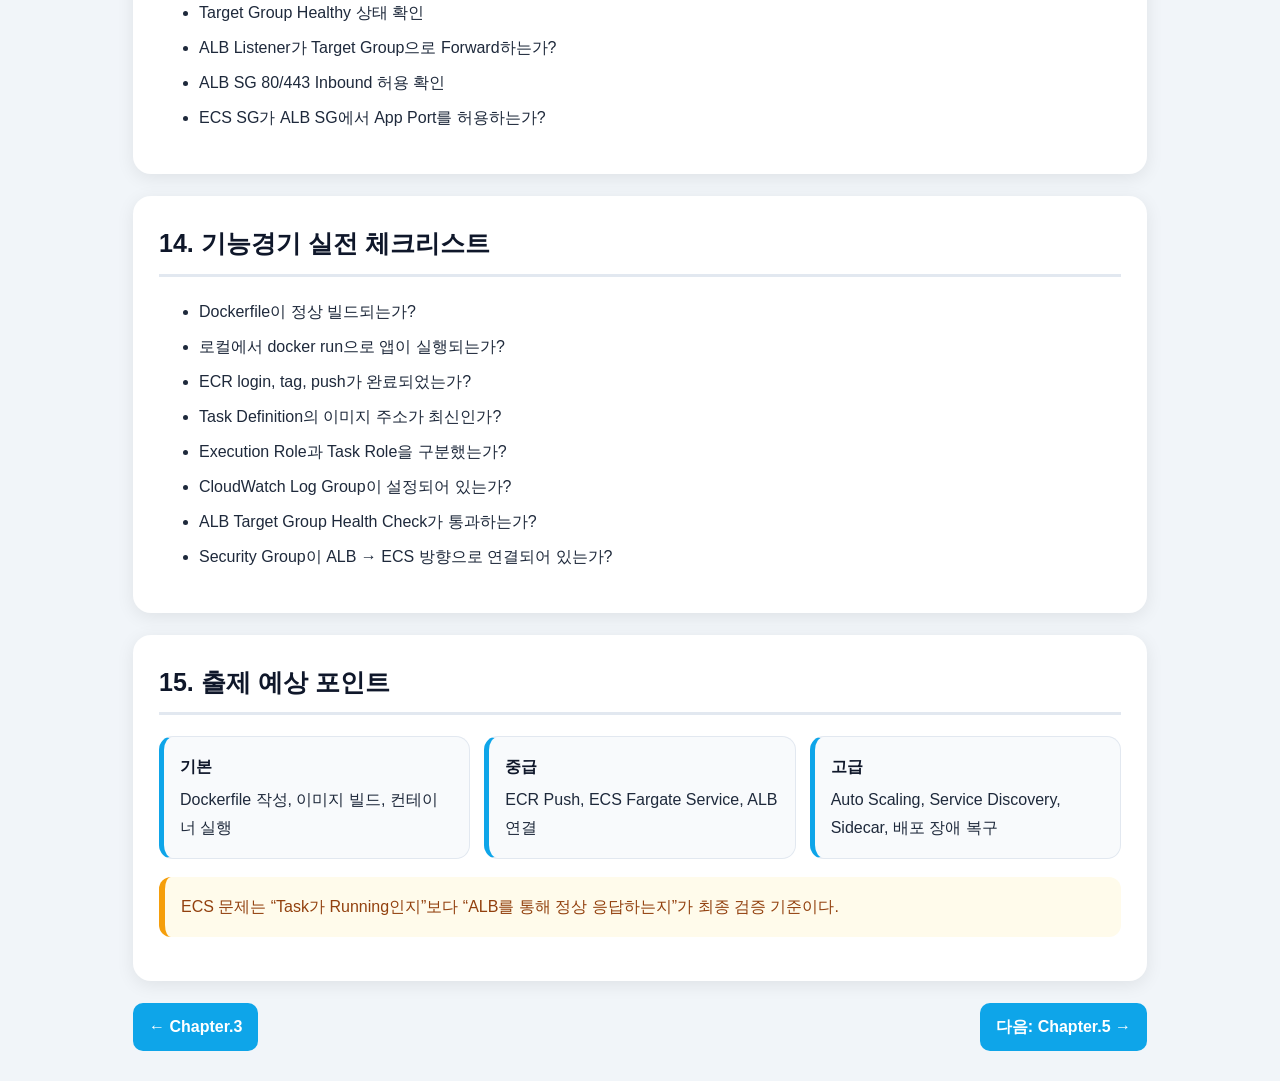
<file: chapter_4_docker_ecs.html>
<!DOCTYPE html>
<html lang="ko">
<head>
  <meta charset="UTF-8" />
  <meta name="viewport" content="width=device-width, initial-scale=1.0" />
  <title>Chapter 4. Docker & ECS 실전</title>
  <style>
*{box-sizing:border-box}body{margin:0;font-family:'Noto Sans KR',sans-serif;background:#f1f5f9;color:#1e293b;line-height:1.75}header{background:linear-gradient(135deg,#1e3a5f,#0ea5e9);padding:38px 20px;color:white}header .wrap,main{max-width:1050px;margin:auto}header h1{margin:0;font-size:32px;color:white}header p{margin:8px 0 0;color:#e0f2fe}nav{background:#0f172a;padding:12px;display:flex;gap:8px;flex-wrap:wrap;justify-content:center;position:sticky;top:0;z-index:10}nav a{color:#cbd5e1;text-decoration:none;padding:9px 13px;border-radius:10px;font-weight:700;font-size:14px}nav a:hover,.active{background:#0ea5e9;color:white}main{padding:30px 18px}.box{background:white;border-radius:18px;padding:26px;margin-bottom:22px;box-shadow:0 4px 18px rgba(0,0,0,.08)}h2{font-size:25px;color:#0f172a;border-bottom:3px solid #e2e8f0;padding-bottom:8px;margin-top:0}h3{font-size:18px;color:#1e3a5f;margin-top:24px}.grid{display:grid;grid-template-columns:repeat(auto-fit,minmax(240px,1fr));gap:14px}.card{background:#f8fafc;border:1px solid #e2e8f0;border-left:5px solid #0ea5e9;border-radius:14px;padding:16px}.card b{display:block;color:#0f172a;margin-bottom:5px}.tip{background:#fffbeb;border-left:6px solid #f59e0b;padding:16px;border-radius:12px;margin:18px 0;color:#92400e}.warn{background:#fef2f2;border-left:6px solid #ef4444;padding:16px;border-radius:12px;margin:18px 0;color:#991b1b}pre{background:#0f172a;color:#e2e8f0;padding:16px;border-radius:12px;overflow:auto;font-size:13px;line-height:1.65}table{width:100%;border-collapse:collapse;background:white;margin:14px 0}th,td{border:1px solid #e2e8f0;padding:10px;text-align:left;vertical-align:top}th{background:#e0f2fe}.next{display:flex;justify-content:space-between;gap:10px}.btn{display:inline-block;background:#0ea5e9;color:white;text-decoration:none;border-radius:10px;padding:10px 16px;font-weight:800}.check li{margin:7px 0}.diagram{background:#f8fafc;border:1px dashed #94a3b8;border-radius:14px;padding:16px;font-family:monospace;white-space:pre;overflow:auto}
  </style>
</head>
<body>
<header><div class="wrap"><h1>Chapter 4. Docker & ECS 실전</h1><p>Dockerfile · ECR · ECS · Fargate · ALB · 장애 대응</p></div></header>
<nav aria-label="주요 학습 목차">
  <a href="index.html">홈</a>
  <a href="chapter_aws_basic.html">AWS 기초</a>
  <a href="aws_notes.html">AWS 한글 핵심 노트</a>
  <a href="task1_solution.html">1과제 기출풀이</a>
  <a href="chapter_1_linux.html">1. Linux</a>
  <a href="chapter_2_network.html">2. Network</a>
  <a href="chapter_3_database.html">3. Database</a>
  <a class="active" href="chapter_4_docker_ecs.html">4. Docker/ECS</a>
  <a href="chapter_5_eks.html">5. EKS</a>
  <a href="chapter_6_terraform.html">6. Terraform</a>
  <a href="chapter_7_monitoring.html">7. Monitoring</a>
  <a href="chapter_8_serverless.html">8. Serverless</a>
</nav>
<main>
<section class="box">
<h2>1. 컨테이너가 중요한 이유</h2>
<p>컨테이너는 애플리케이션과 실행 환경을 하나의 이미지로 패키징하여 어디서든 동일하게 실행할 수 있게 해준다. 기능경기에서는 Dockerfile 작성, ECR 이미지 Push, ECS/Fargate 배포, ALB 연결이 자주 출제된다.</p>
<div class="grid">
<div class="card"><b>Docker</b>컨테이너 이미지 빌드와 실행</div>
<div class="card"><b>ECR</b>AWS 컨테이너 이미지 저장소</div>
<div class="card"><b>ECS</b>AWS 관리형 컨테이너 오케스트레이션</div>
<div class="card"><b>Fargate</b>서버 관리 없는 컨테이너 실행 방식</div>
</div>
<div class="tip">컨테이너 배포 문제는 이미지, 포트, IAM Role, Security Group, Health Check를 순서대로 확인하면 대부분 해결할 수 있다.</div>
</section>

<section class="box">
<h2>2. VM과 컨테이너 비교</h2>
<table>
<tr><th>구분</th><th>VM</th><th>컨테이너</th></tr>
<tr><td>가상화 수준</td><td>하드웨어 수준</td><td>OS 커널 공유</td></tr>
<tr><td>구성</td><td>Guest OS + App</td><td>App + Library</td></tr>
<tr><td>시작 속도</td><td>느림</td><td>빠름</td></tr>
<tr><td>리소스 사용</td><td>많음</td><td>적음</td></tr>
<tr><td>AWS 예시</td><td>EC2</td><td>ECS, EKS, Fargate</td></tr>
</table>
<div class="tip">실무에서는 EC2 위에서 Docker를 실행하거나, ECS/EKS/Fargate를 사용해 컨테이너를 운영한다.</div>
</section>

<section class="box">
<h2>3. Docker 기본 명령어</h2>
<pre># 이미지 목록
docker images

# 컨테이너 실행 목록
docker ps

# 종료된 컨테이너 포함 전체 목록
docker ps -a

# 컨테이너 로그
docker logs CONTAINER_ID

# 컨테이너 내부 접속
docker exec -it CONTAINER_ID sh

# 컨테이너 리소스 확인
docker stats</pre>
<h3>자주 발생하는 오류</h3>
<table>
<tr><th>오류</th><th>원인</th><th>해결</th></tr>
<tr><td>Cannot connect to Docker daemon</td><td>Docker daemon 중지</td><td>systemctl restart docker</td></tr>
<tr><td>bind address already in use</td><td>포트 충돌</td><td>ss -tlnp로 점유 프로세스 확인</td></tr>
<tr><td>No space left on device</td><td>디스크 부족</td><td>docker system prune -a</td></tr>
</table>
</section>

<section class="box">
<h2>4. Dockerfile 작성</h2>
<p>Dockerfile은 이미지를 만드는 설계도이다. 기능경기에서는 간단한 웹 애플리케이션 또는 API 서버를 Dockerfile로 이미지화하는 문제가 자주 나온다.</p>
<pre>FROM python:3.11-slim

WORKDIR /app

COPY requirements.txt .
RUN pip install --no-cache-dir -r requirements.txt

COPY . .

EXPOSE 8080
CMD ["python", "app.py"]</pre>
<table>
<tr><th>명령어</th><th>의미</th></tr>
<tr><td>FROM</td><td>베이스 이미지 지정</td></tr>
<tr><td>WORKDIR</td><td>작업 디렉토리 지정</td></tr>
<tr><td>COPY</td><td>파일 복사</td></tr>
<tr><td>RUN</td><td>이미지 빌드 중 명령 실행</td></tr>
<tr><td>EXPOSE</td><td>컨테이너가 사용하는 포트 문서화</td></tr>
<tr><td>CMD</td><td>컨테이너 시작 시 실행 명령</td></tr>
</table>
<div class="warn">EXPOSE는 실제 포트 공개가 아니다. Docker 실행 시 -p 옵션이나 ECS Task Definition의 portMappings가 필요하다.</div>
</section>

<section class="box">
<h2>5. Dockerfile Best Practice</h2>
<div class="grid">
<div class="card"><b>latest 태그 지양</b>node:latest보다 node:20-alpine처럼 명확한 버전 사용</div>
<div class="card"><b>경량 이미지 사용</b>slim, alpine, distroless 활용</div>
<div class="card"><b>캐시 활용</b>requirements.txt 또는 package.json을 먼저 복사</div>
<div class="card"><b>비root 실행</b>USER appuser로 권한 최소화</div>
</div>
<h3>Node.js 예시</h3>
<pre>FROM node:20-alpine
WORKDIR /app
COPY package*.json ./
RUN npm ci --only=production
COPY . .
EXPOSE 3000
CMD ["node", "server.js"]</pre>
<h3>Multi-stage Build 예시</h3>
<pre>FROM golang:1.22-alpine AS builder
WORKDIR /src
COPY . .
RUN go build -o server

FROM alpine:3.19
COPY --from=builder /src/server /server
CMD ["/server"]</pre>
<div class="tip">Multi-stage Build를 사용하면 빌드 도구가 최종 이미지에 포함되지 않아 이미지 크기와 공격 표면을 줄일 수 있다.</div>
</section>

<section class="box">
<h2>6. ECR 이미지 Push 흐름</h2>
<p>ECR은 AWS에서 제공하는 컨테이너 이미지 저장소이다. ECS나 EKS에서 이미지를 실행하려면 먼저 ECR에 이미지를 Push해야 한다.</p>
<div class="diagram">Dockerfile
  ↓ docker build
Local Image
  ↓ docker tag
ECR Repository
  ↓ ECS/EKS Pull
Running Container</div>
<pre># ECR 로그인
aws ecr get-login-password --region ap-northeast-2 | \
  docker login --username AWS \
  --password-stdin ACCOUNT_ID.dkr.ecr.ap-northeast-2.amazonaws.com

# 이미지 빌드
docker build -t myapp:latest .

# 태그 지정
docker tag myapp:latest \
  ACCOUNT_ID.dkr.ecr.ap-northeast-2.amazonaws.com/myapp:latest

# Push
docker push ACCOUNT_ID.dkr.ecr.ap-northeast-2.amazonaws.com/myapp:latest</pre>
<div class="warn">no basic auth credentials 오류는 ECR 로그인을 하지 않았거나 region/account/repository 주소가 틀린 경우가 많다.</div>
</section>

<section class="box">
<h2>7. ECS 핵심 구성</h2>
<p>ECS는 AWS의 컨테이너 오케스트레이션 서비스이다. 컨테이너를 Task로 실행하고 Service가 원하는 개수를 유지한다.</p>
<div class="grid">
<div class="card"><b>Cluster</b>ECS 작업이 실행되는 논리적 공간</div>
<div class="card"><b>Task Definition</b>컨테이너 실행 설정</div>
<div class="card"><b>Task</b>실제로 실행 중인 컨테이너 단위</div>
<div class="card"><b>Service</b>Task 개수 유지와 ALB 연결</div>
</div>
<div class="diagram">ALB
  ↓
Target Group
  ↓
ECS Service
  ↓
ECS Task
  ↓
Container</div>
</section>

<section class="box">
<h2>8. ECS Task Definition</h2>
<p>Task Definition에는 이미지, CPU, 메모리, 포트, 환경변수, 로그 설정이 포함된다.</p>
<pre>{
  "family": "skills-app",
  "networkMode": "awsvpc",
  "requiresCompatibilities": ["FARGATE"],
  "cpu": "256",
  "memory": "512",
  "containerDefinitions": [
    {
      "name": "app",
      "image": "ACCOUNT_ID.dkr.ecr.ap-northeast-2.amazonaws.com/myapp:latest",
      "portMappings": [
        { "containerPort": 8080, "protocol": "tcp" }
      ],
      "essential": true,
      "logConfiguration": {
        "logDriver": "awslogs",
        "options": {
          "awslogs-group": "/ecs/skills-app",
          "awslogs-region": "ap-northeast-2",
          "awslogs-stream-prefix": "ecs"
        }
      }
    }
  ]
}</pre>
<div class="tip">Task Definition의 containerPort와 ALB Target Group의 port가 일치해야 한다.</div>
</section>

<section class="box">
<h2>9. Task Role과 Execution Role</h2>
<table>
<tr><th>구분</th><th>역할</th><th>대표 권한</th></tr>
<tr><td>Task Execution Role</td><td>ECS가 컨테이너 실행에 필요한 권한</td><td>ECR Pull, CloudWatch Logs</td></tr>
<tr><td>Task Role</td><td>애플리케이션 코드가 AWS 서비스에 접근하는 권한</td><td>S3, DynamoDB, SQS 접근</td></tr>
</table>
<div class="warn">CannotPullContainerError는 Task Execution Role 권한, ECR 이미지 주소, NAT/인터넷 연결 문제를 확인해야 한다.</div>
</section>

<section class="box">
<h2>10. Fargate 네트워크 구성</h2>
<p>Fargate는 서버 관리 없이 컨테이너를 실행할 수 있는 방식이다. awsvpc 네트워크 모드를 사용하므로 각 Task가 ENI와 Security Group을 가진다.</p>
<table>
<tr><th>항목</th><th>설명</th></tr>
<tr><td>Subnet</td><td>Task가 실행될 Subnet. Private Subnet 권장</td></tr>
<tr><td>Security Group</td><td>ALB에서 App Port로 접근 허용</td></tr>
<tr><td>Assign Public IP</td><td>Public Subnet 직접 실행 시 필요. Private Subnet이면 NAT 필요</td></tr>
<tr><td>NAT Gateway</td><td>Private Task가 ECR Pull, 외부 API 호출 시 필요</td></tr>
</table>
</section>

<section class="box">
<h2>11. ECS + ALB Health Check</h2>
<p>ALB는 Target Group의 Health Check 결과를 기반으로 정상 Task에만 트래픽을 전달한다.</p>
<pre>resource "aws_lb_target_group" "app" {
  port        = 8080
  protocol    = "HTTP"
  target_type = "ip"
  vpc_id      = aws_vpc.main.id

  health_check {
    path                = "/health"
    matcher             = "200"
    interval            = 30
    healthy_threshold   = 2
    unhealthy_threshold = 3
  }
}</pre>
<h3>ALB Unhealthy 대표 원인</h3>
<ul class="check"><li>Health Check Path가 실제 앱에 없음</li><li>앱은 5000번 포트인데 Target Group은 8080으로 설정</li><li>ALB SG에서 ECS SG로 접근 불가</li><li>앱이 시작되기 전에 Health Check가 실패</li><li>환경변수 누락으로 앱이 Crash</li></ul>
</section>

<section class="box">
<h2>12. Terraform ECS 구성 핵심</h2>
<pre>resource "aws_ecs_cluster" "main" {
  name = "skills-cluster"
}

resource "aws_cloudwatch_log_group" "app" {
  name              = "/ecs/skills-app"
  retention_in_days = 7
}

resource "aws_ecs_service" "app" {
  name            = "skills-app-service"
  cluster         = aws_ecs_cluster.main.id
  task_definition = aws_ecs_task_definition.app.arn
  desired_count   = 2
  launch_type     = "FARGATE"

  network_configuration {
    subnets         = [aws_subnet.private_a.id, aws_subnet.private_b.id]
    security_groups = [aws_security_group.ecs.id]
  }

  load_balancer {
    target_group_arn = aws_lb_target_group.app.arn
    container_name   = "app"
    container_port   = 8080
  }
}</pre>
<div class="tip">ECS Service와 Target Group을 연결할 때 container_name과 container_port가 Task Definition과 정확히 일치해야 한다.</div>
</section>

<section class="box">
<h2>13. ECS 장애 대응 플레이북</h2>
<h3>Task가 실행되지 않을 때</h3>
<ul class="check"><li>Task Definition image 주소가 올바른가?</li><li>ECR에 해당 tag가 존재하는가?</li><li>Task Execution Role에 ECR/CloudWatch 권한이 있는가?</li><li>Private Subnet이면 NAT Gateway가 있는가?</li><li>CPU/Memory 값이 Fargate 조합에 맞는가?</li></ul>
<h3>Task가 바로 종료될 때</h3>
<ul class="check"><li>CloudWatch Logs에서 앱 에러 확인</li><li>환경변수 누락 확인</li><li>DB 접속 정보 확인</li><li>CMD/ENTRYPOINT 오류 확인</li></ul>
<h3>ALB 접속이 안 될 때</h3>
<ul class="check"><li>Target Group Healthy 상태 확인</li><li>ALB Listener가 Target Group으로 Forward하는가?</li><li>ALB SG 80/443 Inbound 허용 확인</li><li>ECS SG가 ALB SG에서 App Port를 허용하는가?</li></ul>
</section>

<section class="box">
<h2>14. 기능경기 실전 체크리스트</h2>
<ul class="check">
<li>Dockerfile이 정상 빌드되는가?</li>
<li>로컬에서 docker run으로 앱이 실행되는가?</li>
<li>ECR login, tag, push가 완료되었는가?</li>
<li>Task Definition의 이미지 주소가 최신인가?</li>
<li>Execution Role과 Task Role을 구분했는가?</li>
<li>CloudWatch Log Group이 설정되어 있는가?</li>
<li>ALB Target Group Health Check가 통과하는가?</li>
<li>Security Group이 ALB → ECS 방향으로 연결되어 있는가?</li>
</ul>
</section>

<section class="box">
<h2>15. 출제 예상 포인트</h2>
<div class="grid">
<div class="card"><b>기본</b>Dockerfile 작성, 이미지 빌드, 컨테이너 실행</div>
<div class="card"><b>중급</b>ECR Push, ECS Fargate Service, ALB 연결</div>
<div class="card"><b>고급</b>Auto Scaling, Service Discovery, Sidecar, 배포 장애 복구</div>
</div>
<div class="tip">ECS 문제는 “Task가 Running인지”보다 “ALB를 통해 정상 응답하는지”가 최종 검증 기준이다.</div>
</section>

<div class="next"><a class="btn" href="chapter_3_database.html">← Chapter.3</a><a class="btn" href="chapter_5_eks.html">다음: Chapter.5 →</a></div>
</main>
</body>
</html>
</file>
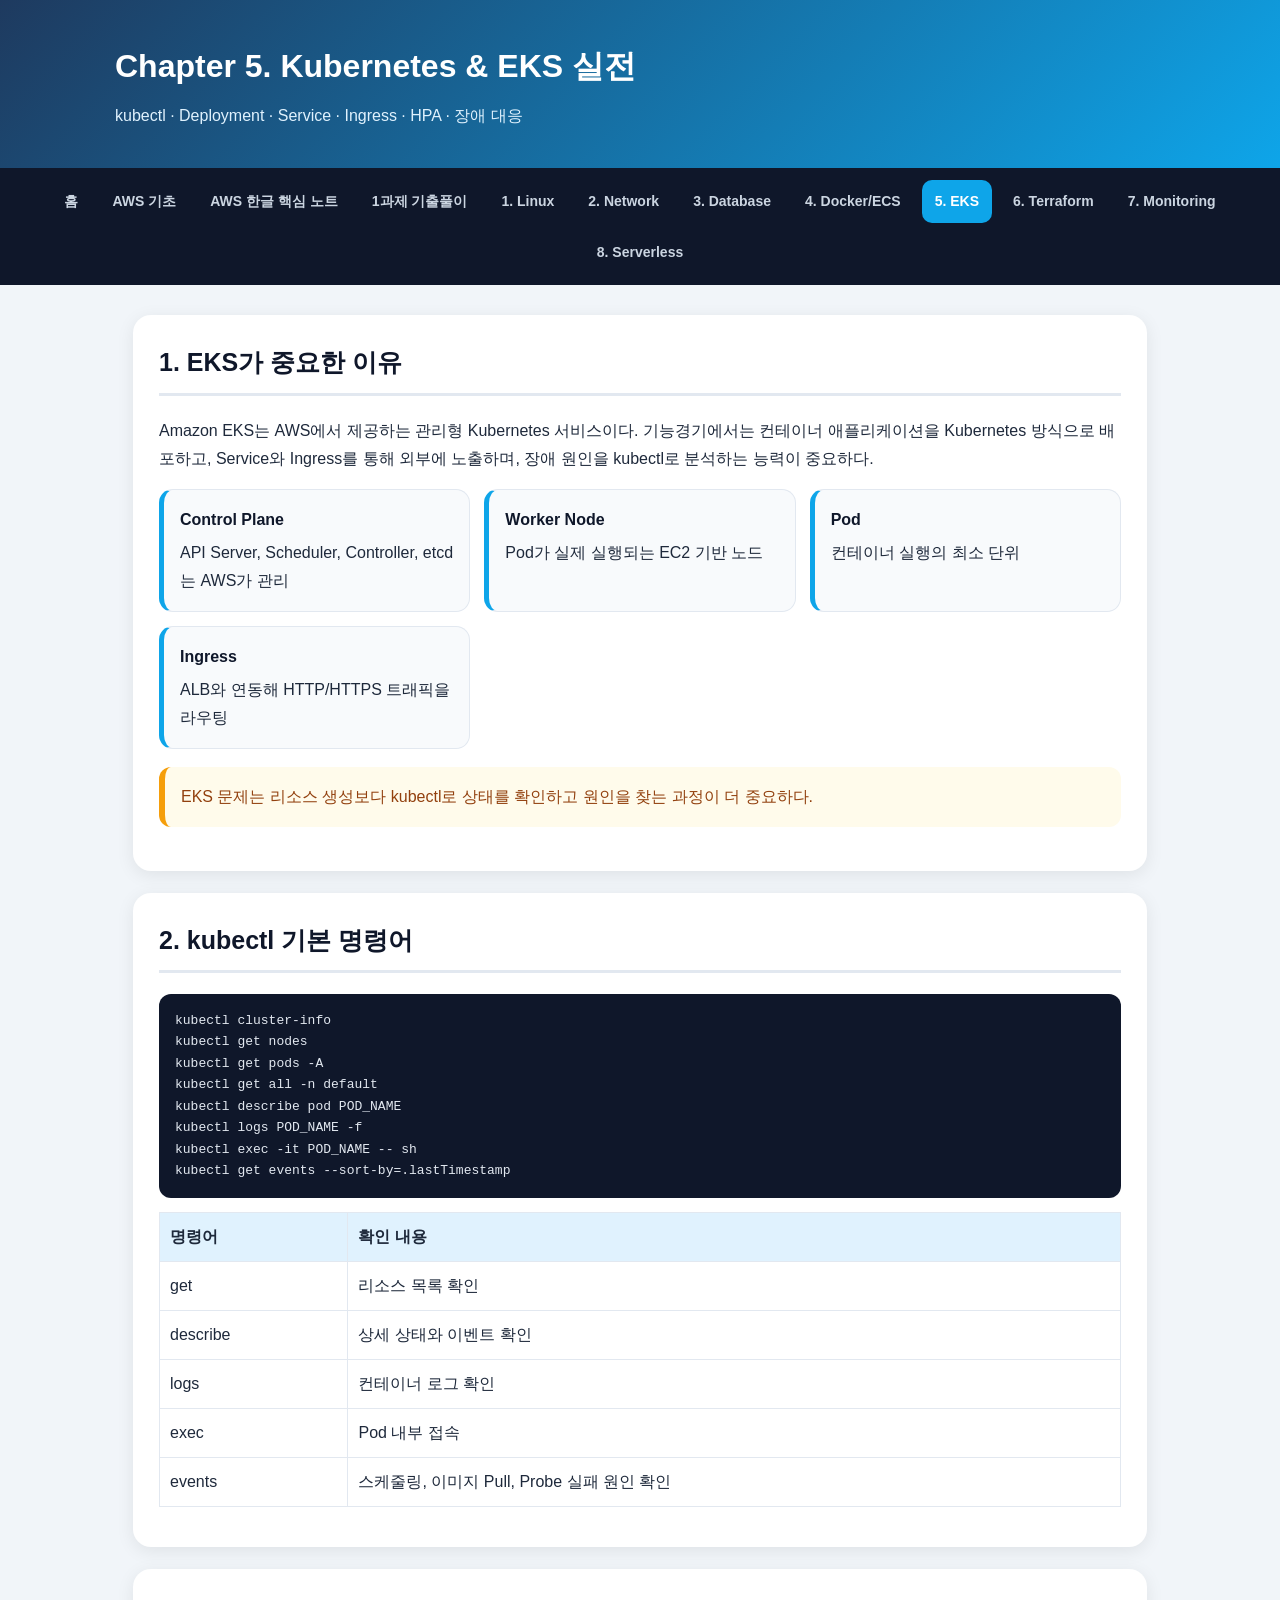
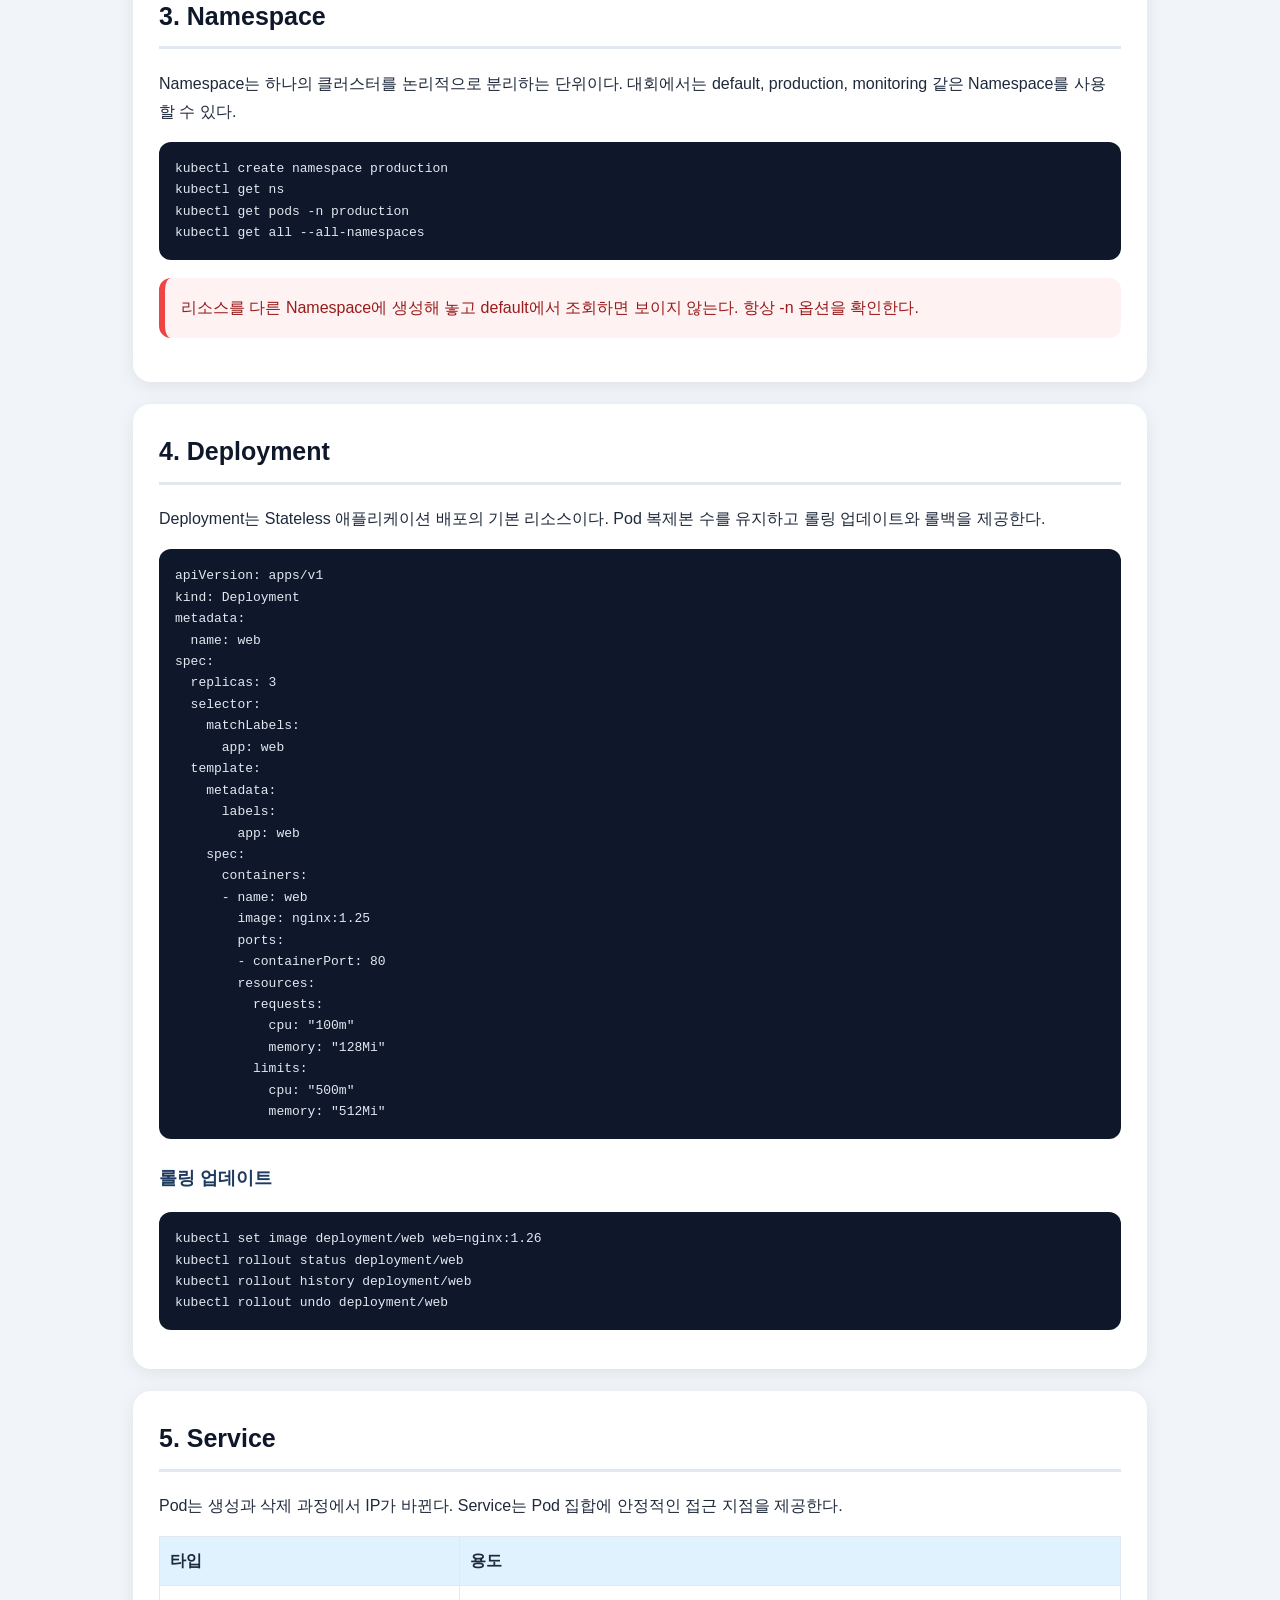
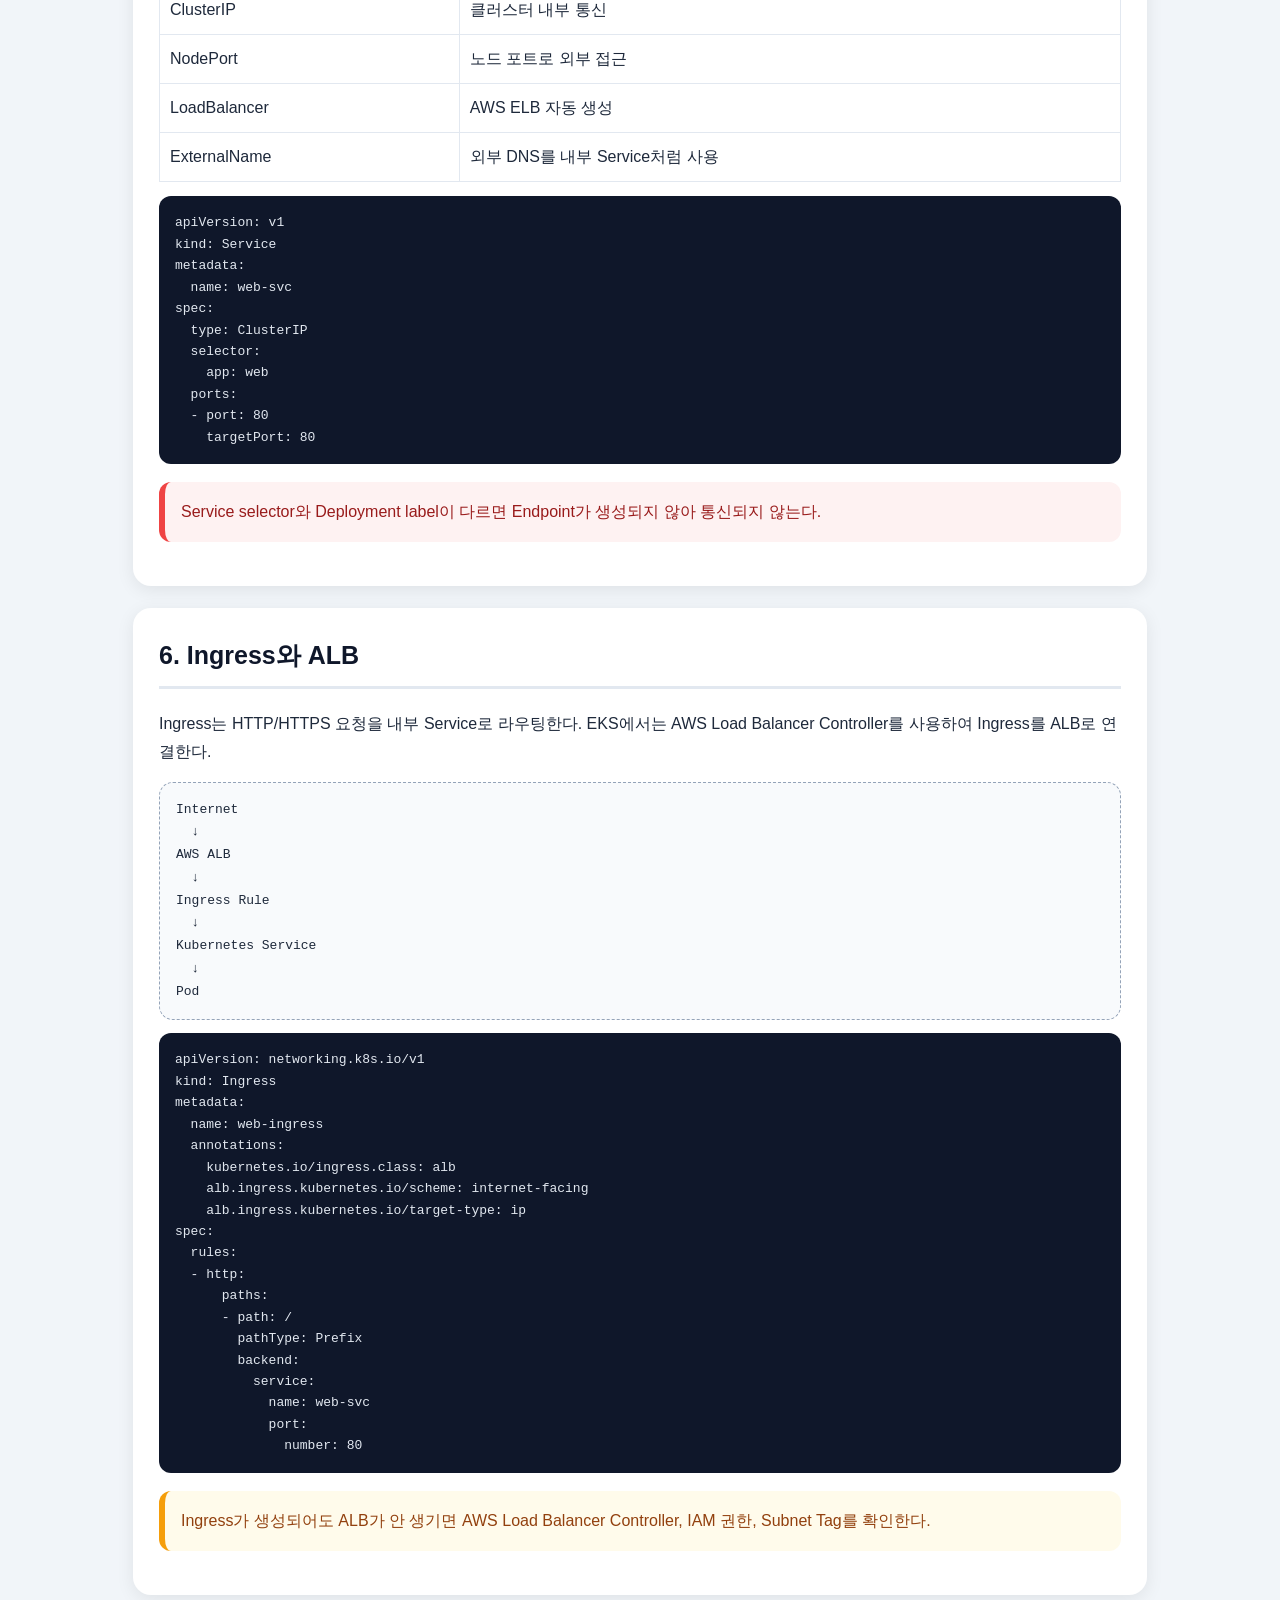
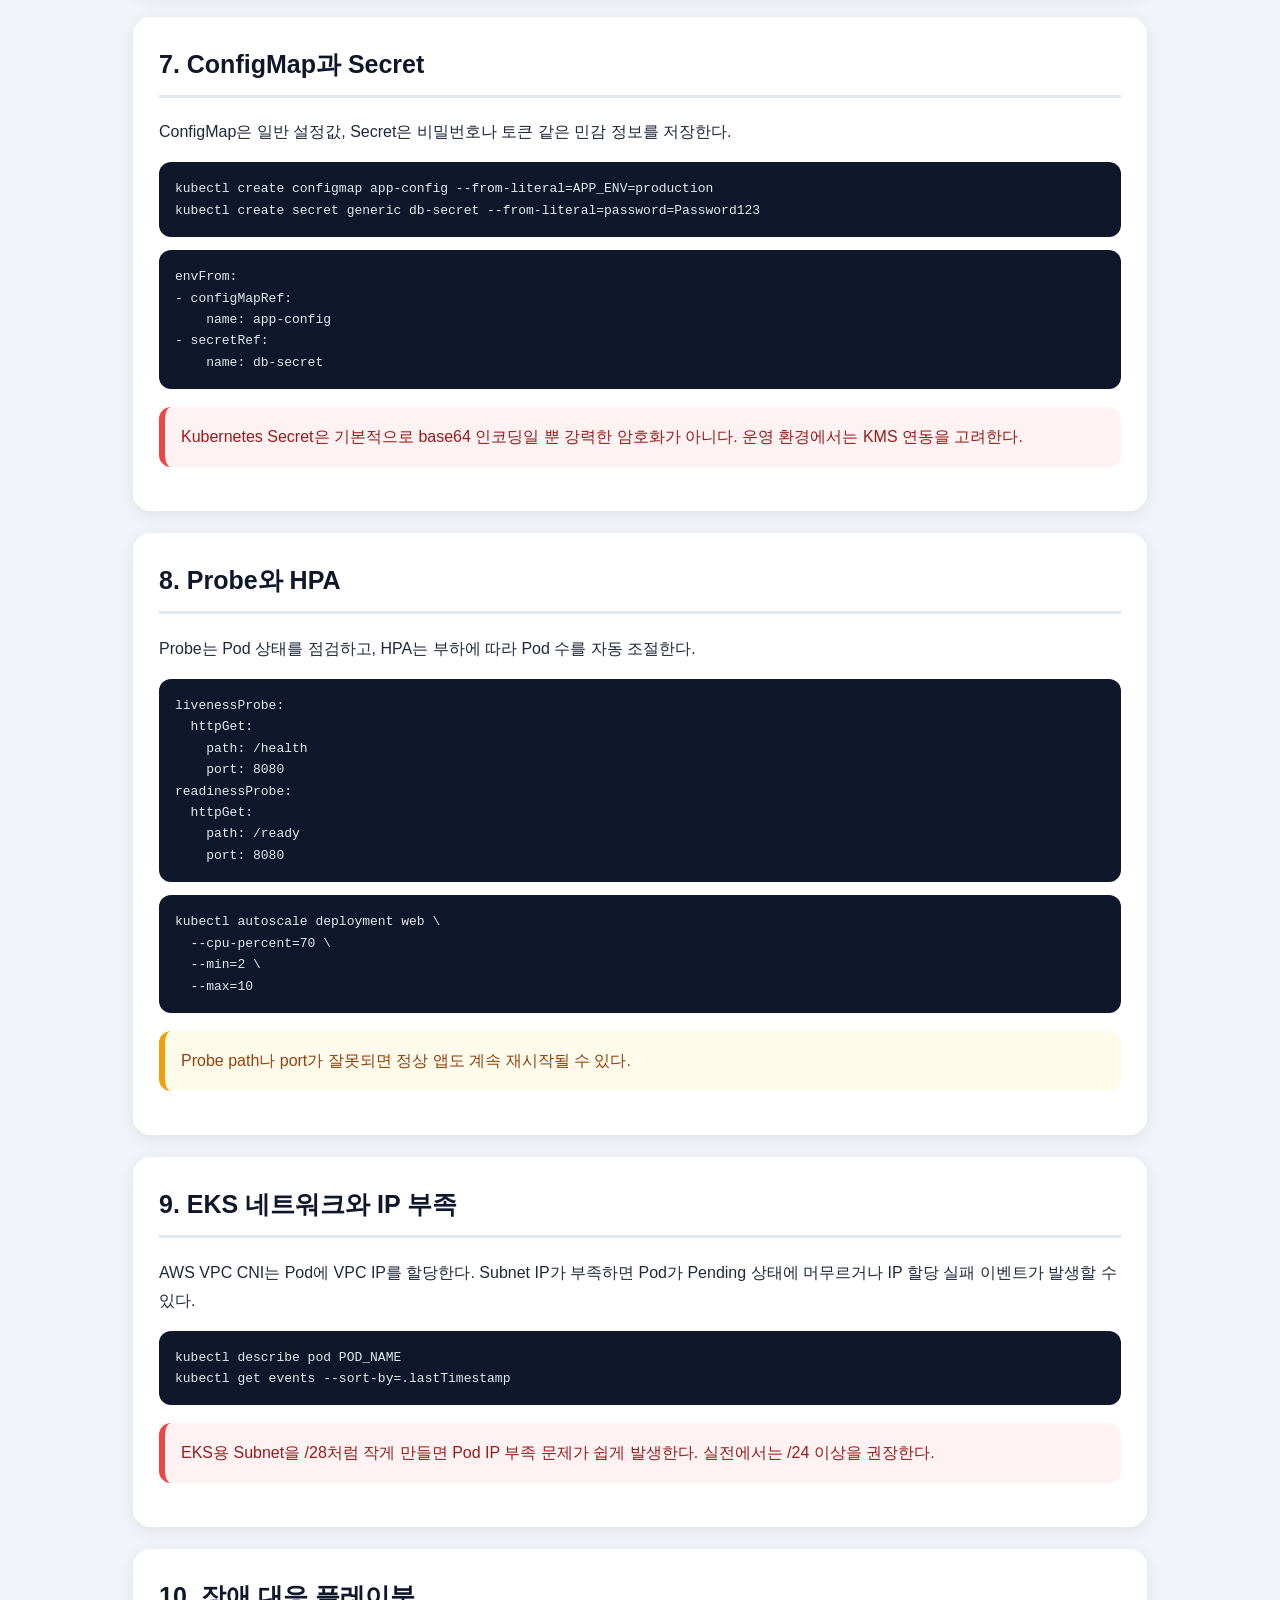
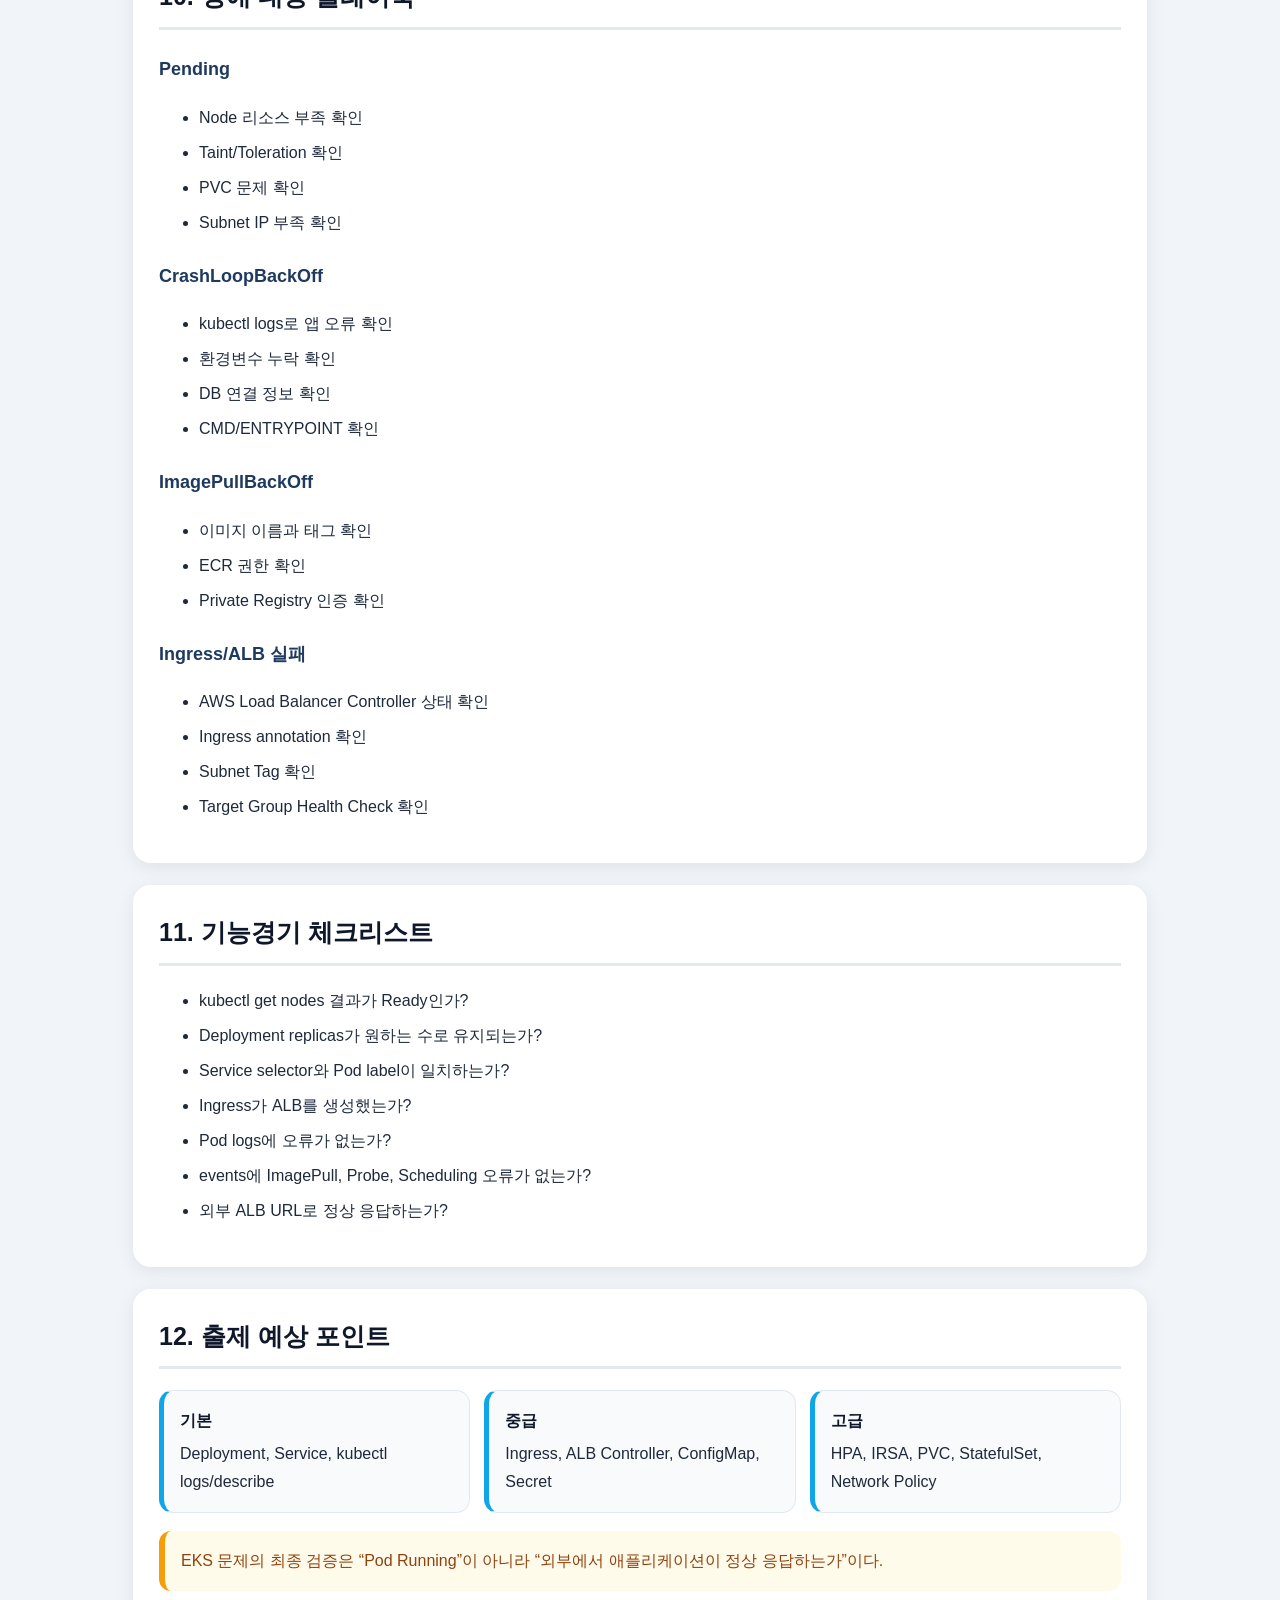
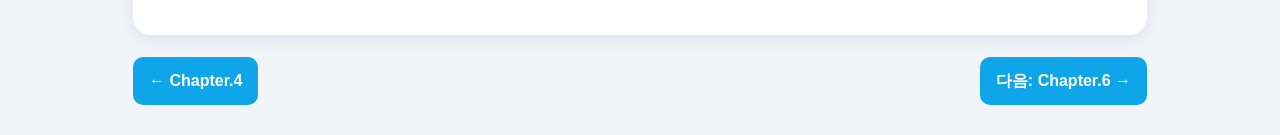
<file: chapter_5_eks.html>
<!DOCTYPE html>
<html lang="ko">
<head>
  <meta charset="UTF-8" />
  <meta name="viewport" content="width=device-width, initial-scale=1.0" />
  <title>Chapter 5. Kubernetes & EKS 실전</title>
  <style>
*{box-sizing:border-box}body{margin:0;font-family:'Noto Sans KR',sans-serif;background:#f1f5f9;color:#1e293b;line-height:1.75}header{background:linear-gradient(135deg,#1e3a5f,#0ea5e9);padding:38px 20px;color:white}header .wrap,main{max-width:1050px;margin:auto}header h1{margin:0;font-size:32px;color:white}header p{margin:8px 0 0;color:#e0f2fe}nav{background:#0f172a;padding:12px;display:flex;gap:8px;flex-wrap:wrap;justify-content:center;position:sticky;top:0;z-index:10}nav a{color:#cbd5e1;text-decoration:none;padding:9px 13px;border-radius:10px;font-weight:700;font-size:14px}nav a:hover,.active{background:#0ea5e9;color:white}main{padding:30px 18px}.box{background:white;border-radius:18px;padding:26px;margin-bottom:22px;box-shadow:0 4px 18px rgba(0,0,0,.08)}h2{font-size:25px;color:#0f172a;border-bottom:3px solid #e2e8f0;padding-bottom:8px;margin-top:0}h3{font-size:18px;color:#1e3a5f;margin-top:24px}.grid{display:grid;grid-template-columns:repeat(auto-fit,minmax(240px,1fr));gap:14px}.card{background:#f8fafc;border:1px solid #e2e8f0;border-left:5px solid #0ea5e9;border-radius:14px;padding:16px}.card b{display:block;color:#0f172a;margin-bottom:5px}.tip{background:#fffbeb;border-left:6px solid #f59e0b;padding:16px;border-radius:12px;margin:18px 0;color:#92400e}.warn{background:#fef2f2;border-left:6px solid #ef4444;padding:16px;border-radius:12px;margin:18px 0;color:#991b1b}pre{background:#0f172a;color:#e2e8f0;padding:16px;border-radius:12px;overflow:auto;font-size:13px;line-height:1.65}table{width:100%;border-collapse:collapse;background:white;margin:14px 0}th,td{border:1px solid #e2e8f0;padding:10px;text-align:left;vertical-align:top}th{background:#e0f2fe}.next{display:flex;justify-content:space-between;gap:10px}.btn{display:inline-block;background:#0ea5e9;color:white;text-decoration:none;border-radius:10px;padding:10px 16px;font-weight:800}.check li{margin:7px 0}.diagram{background:#f8fafc;border:1px dashed #94a3b8;border-radius:14px;padding:16px;font-family:monospace;white-space:pre;overflow:auto}
  </style>
</head>
<body>
<header><div class="wrap"><h1>Chapter 5. Kubernetes & EKS 실전</h1><p>kubectl · Deployment · Service · Ingress · HPA · 장애 대응</p></div></header>
<nav aria-label="주요 학습 목차">
  <a href="index.html">홈</a>
  <a href="chapter_aws_basic.html">AWS 기초</a>
  <a href="aws_notes.html">AWS 한글 핵심 노트</a>
  <a href="task1_solution.html">1과제 기출풀이</a>
  <a href="chapter_1_linux.html">1. Linux</a>
  <a href="chapter_2_network.html">2. Network</a>
  <a href="chapter_3_database.html">3. Database</a>
  <a href="chapter_4_docker_ecs.html">4. Docker/ECS</a>
  <a class="active" href="chapter_5_eks.html">5. EKS</a>
  <a href="chapter_6_terraform.html">6. Terraform</a>
  <a href="chapter_7_monitoring.html">7. Monitoring</a>
  <a href="chapter_8_serverless.html">8. Serverless</a>
</nav>
<main>
<section class="box"><h2>1. EKS가 중요한 이유</h2><p>Amazon EKS는 AWS에서 제공하는 관리형 Kubernetes 서비스이다. 기능경기에서는 컨테이너 애플리케이션을 Kubernetes 방식으로 배포하고, Service와 Ingress를 통해 외부에 노출하며, 장애 원인을 kubectl로 분석하는 능력이 중요하다.</p><div class="grid"><div class="card"><b>Control Plane</b>API Server, Scheduler, Controller, etcd는 AWS가 관리</div><div class="card"><b>Worker Node</b>Pod가 실제 실행되는 EC2 기반 노드</div><div class="card"><b>Pod</b>컨테이너 실행의 최소 단위</div><div class="card"><b>Ingress</b>ALB와 연동해 HTTP/HTTPS 트래픽을 라우팅</div></div><div class="tip">EKS 문제는 리소스 생성보다 kubectl로 상태를 확인하고 원인을 찾는 과정이 더 중요하다.</div></section>

<section class="box"><h2>2. kubectl 기본 명령어</h2><pre>kubectl cluster-info
kubectl get nodes
kubectl get pods -A
kubectl get all -n default
kubectl describe pod POD_NAME
kubectl logs POD_NAME -f
kubectl exec -it POD_NAME -- sh
kubectl get events --sort-by=.lastTimestamp</pre><table><tr><th>명령어</th><th>확인 내용</th></tr><tr><td>get</td><td>리소스 목록 확인</td></tr><tr><td>describe</td><td>상세 상태와 이벤트 확인</td></tr><tr><td>logs</td><td>컨테이너 로그 확인</td></tr><tr><td>exec</td><td>Pod 내부 접속</td></tr><tr><td>events</td><td>스케줄링, 이미지 Pull, Probe 실패 원인 확인</td></tr></table></section>

<section class="box"><h2>3. Namespace</h2><p>Namespace는 하나의 클러스터를 논리적으로 분리하는 단위이다. 대회에서는 default, production, monitoring 같은 Namespace를 사용할 수 있다.</p><pre>kubectl create namespace production
kubectl get ns
kubectl get pods -n production
kubectl get all --all-namespaces</pre><div class="warn">리소스를 다른 Namespace에 생성해 놓고 default에서 조회하면 보이지 않는다. 항상 -n 옵션을 확인한다.</div></section>

<section class="box"><h2>4. Deployment</h2><p>Deployment는 Stateless 애플리케이션 배포의 기본 리소스이다. Pod 복제본 수를 유지하고 롤링 업데이트와 롤백을 제공한다.</p><pre>apiVersion: apps/v1
kind: Deployment
metadata:
  name: web
spec:
  replicas: 3
  selector:
    matchLabels:
      app: web
  template:
    metadata:
      labels:
        app: web
    spec:
      containers:
      - name: web
        image: nginx:1.25
        ports:
        - containerPort: 80
        resources:
          requests:
            cpu: "100m"
            memory: "128Mi"
          limits:
            cpu: "500m"
            memory: "512Mi"</pre><h3>롤링 업데이트</h3><pre>kubectl set image deployment/web web=nginx:1.26
kubectl rollout status deployment/web
kubectl rollout history deployment/web
kubectl rollout undo deployment/web</pre></section>

<section class="box"><h2>5. Service</h2><p>Pod는 생성과 삭제 과정에서 IP가 바뀐다. Service는 Pod 집합에 안정적인 접근 지점을 제공한다.</p><table><tr><th>타입</th><th>용도</th></tr><tr><td>ClusterIP</td><td>클러스터 내부 통신</td></tr><tr><td>NodePort</td><td>노드 포트로 외부 접근</td></tr><tr><td>LoadBalancer</td><td>AWS ELB 자동 생성</td></tr><tr><td>ExternalName</td><td>외부 DNS를 내부 Service처럼 사용</td></tr></table><pre>apiVersion: v1
kind: Service
metadata:
  name: web-svc
spec:
  type: ClusterIP
  selector:
    app: web
  ports:
  - port: 80
    targetPort: 80</pre><div class="warn">Service selector와 Deployment label이 다르면 Endpoint가 생성되지 않아 통신되지 않는다.</div></section>

<section class="box"><h2>6. Ingress와 ALB</h2><p>Ingress는 HTTP/HTTPS 요청을 내부 Service로 라우팅한다. EKS에서는 AWS Load Balancer Controller를 사용하여 Ingress를 ALB로 연결한다.</p><div class="diagram">Internet
  ↓
AWS ALB
  ↓
Ingress Rule
  ↓
Kubernetes Service
  ↓
Pod</div><pre>apiVersion: networking.k8s.io/v1
kind: Ingress
metadata:
  name: web-ingress
  annotations:
    kubernetes.io/ingress.class: alb
    alb.ingress.kubernetes.io/scheme: internet-facing
    alb.ingress.kubernetes.io/target-type: ip
spec:
  rules:
  - http:
      paths:
      - path: /
        pathType: Prefix
        backend:
          service:
            name: web-svc
            port:
              number: 80</pre><div class="tip">Ingress가 생성되어도 ALB가 안 생기면 AWS Load Balancer Controller, IAM 권한, Subnet Tag를 확인한다.</div></section>

<section class="box"><h2>7. ConfigMap과 Secret</h2><p>ConfigMap은 일반 설정값, Secret은 비밀번호나 토큰 같은 민감 정보를 저장한다.</p><pre>kubectl create configmap app-config --from-literal=APP_ENV=production
kubectl create secret generic db-secret --from-literal=password=Password123</pre><pre>envFrom:
- configMapRef:
    name: app-config
- secretRef:
    name: db-secret</pre><div class="warn">Kubernetes Secret은 기본적으로 base64 인코딩일 뿐 강력한 암호화가 아니다. 운영 환경에서는 KMS 연동을 고려한다.</div></section>

<section class="box"><h2>8. Probe와 HPA</h2><p>Probe는 Pod 상태를 점검하고, HPA는 부하에 따라 Pod 수를 자동 조절한다.</p><pre>livenessProbe:
  httpGet:
    path: /health
    port: 8080
readinessProbe:
  httpGet:
    path: /ready
    port: 8080</pre><pre>kubectl autoscale deployment web \
  --cpu-percent=70 \
  --min=2 \
  --max=10</pre><div class="tip">Probe path나 port가 잘못되면 정상 앱도 계속 재시작될 수 있다.</div></section>

<section class="box"><h2>9. EKS 네트워크와 IP 부족</h2><p>AWS VPC CNI는 Pod에 VPC IP를 할당한다. Subnet IP가 부족하면 Pod가 Pending 상태에 머무르거나 IP 할당 실패 이벤트가 발생할 수 있다.</p><pre>kubectl describe pod POD_NAME
kubectl get events --sort-by=.lastTimestamp</pre><div class="warn">EKS용 Subnet을 /28처럼 작게 만들면 Pod IP 부족 문제가 쉽게 발생한다. 실전에서는 /24 이상을 권장한다.</div></section>

<section class="box"><h2>10. 장애 대응 플레이북</h2><h3>Pending</h3><ul class="check"><li>Node 리소스 부족 확인</li><li>Taint/Toleration 확인</li><li>PVC 문제 확인</li><li>Subnet IP 부족 확인</li></ul><h3>CrashLoopBackOff</h3><ul class="check"><li>kubectl logs로 앱 오류 확인</li><li>환경변수 누락 확인</li><li>DB 연결 정보 확인</li><li>CMD/ENTRYPOINT 확인</li></ul><h3>ImagePullBackOff</h3><ul class="check"><li>이미지 이름과 태그 확인</li><li>ECR 권한 확인</li><li>Private Registry 인증 확인</li></ul><h3>Ingress/ALB 실패</h3><ul class="check"><li>AWS Load Balancer Controller 상태 확인</li><li>Ingress annotation 확인</li><li>Subnet Tag 확인</li><li>Target Group Health Check 확인</li></ul></section>

<section class="box"><h2>11. 기능경기 체크리스트</h2><ul class="check"><li>kubectl get nodes 결과가 Ready인가?</li><li>Deployment replicas가 원하는 수로 유지되는가?</li><li>Service selector와 Pod label이 일치하는가?</li><li>Ingress가 ALB를 생성했는가?</li><li>Pod logs에 오류가 없는가?</li><li>events에 ImagePull, Probe, Scheduling 오류가 없는가?</li><li>외부 ALB URL로 정상 응답하는가?</li></ul></section>

<section class="box"><h2>12. 출제 예상 포인트</h2><div class="grid"><div class="card"><b>기본</b>Deployment, Service, kubectl logs/describe</div><div class="card"><b>중급</b>Ingress, ALB Controller, ConfigMap, Secret</div><div class="card"><b>고급</b>HPA, IRSA, PVC, StatefulSet, Network Policy</div></div><div class="tip">EKS 문제의 최종 검증은 “Pod Running”이 아니라 “외부에서 애플리케이션이 정상 응답하는가”이다.</div></section>

<div class="next"><a class="btn" href="chapter_4_docker_ecs.html">← Chapter.4</a><a class="btn" href="chapter_6_terraform.html">다음: Chapter.6 →</a></div>
</main>
</body>
</html>
</file>
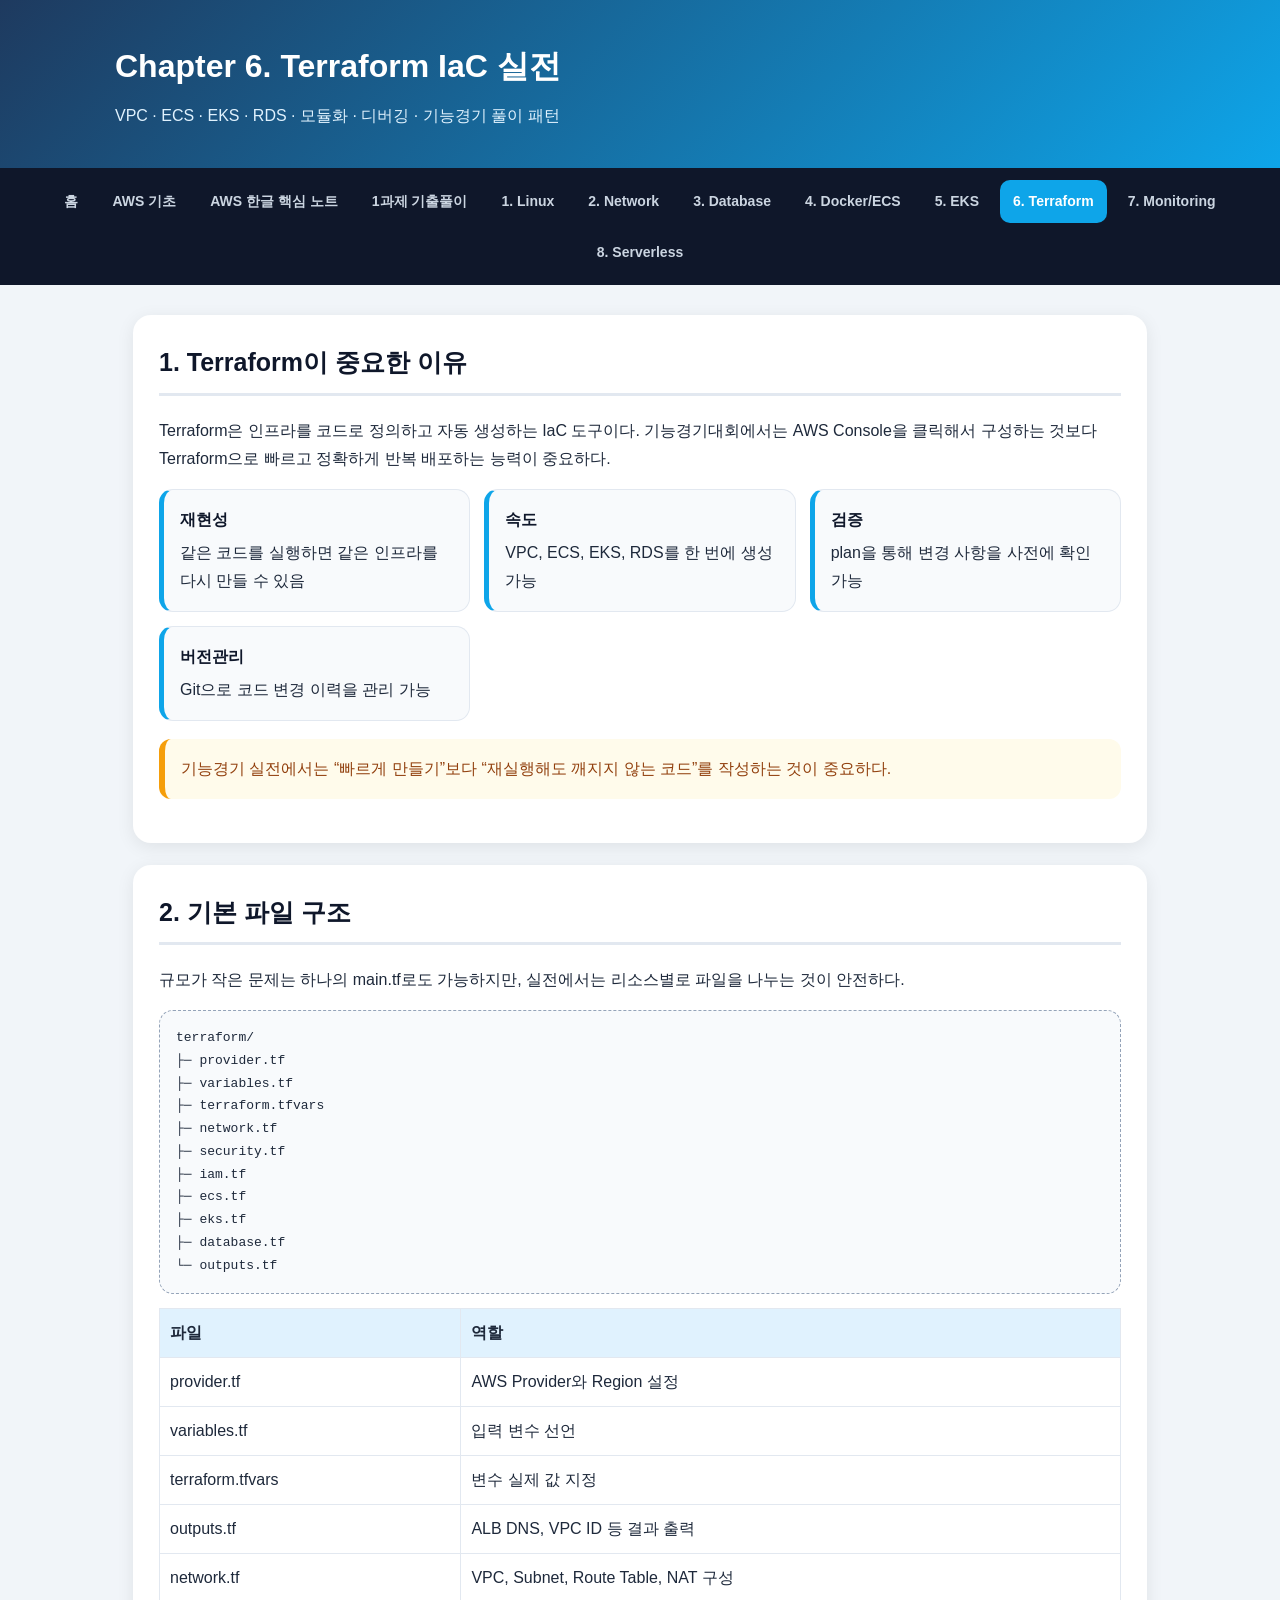
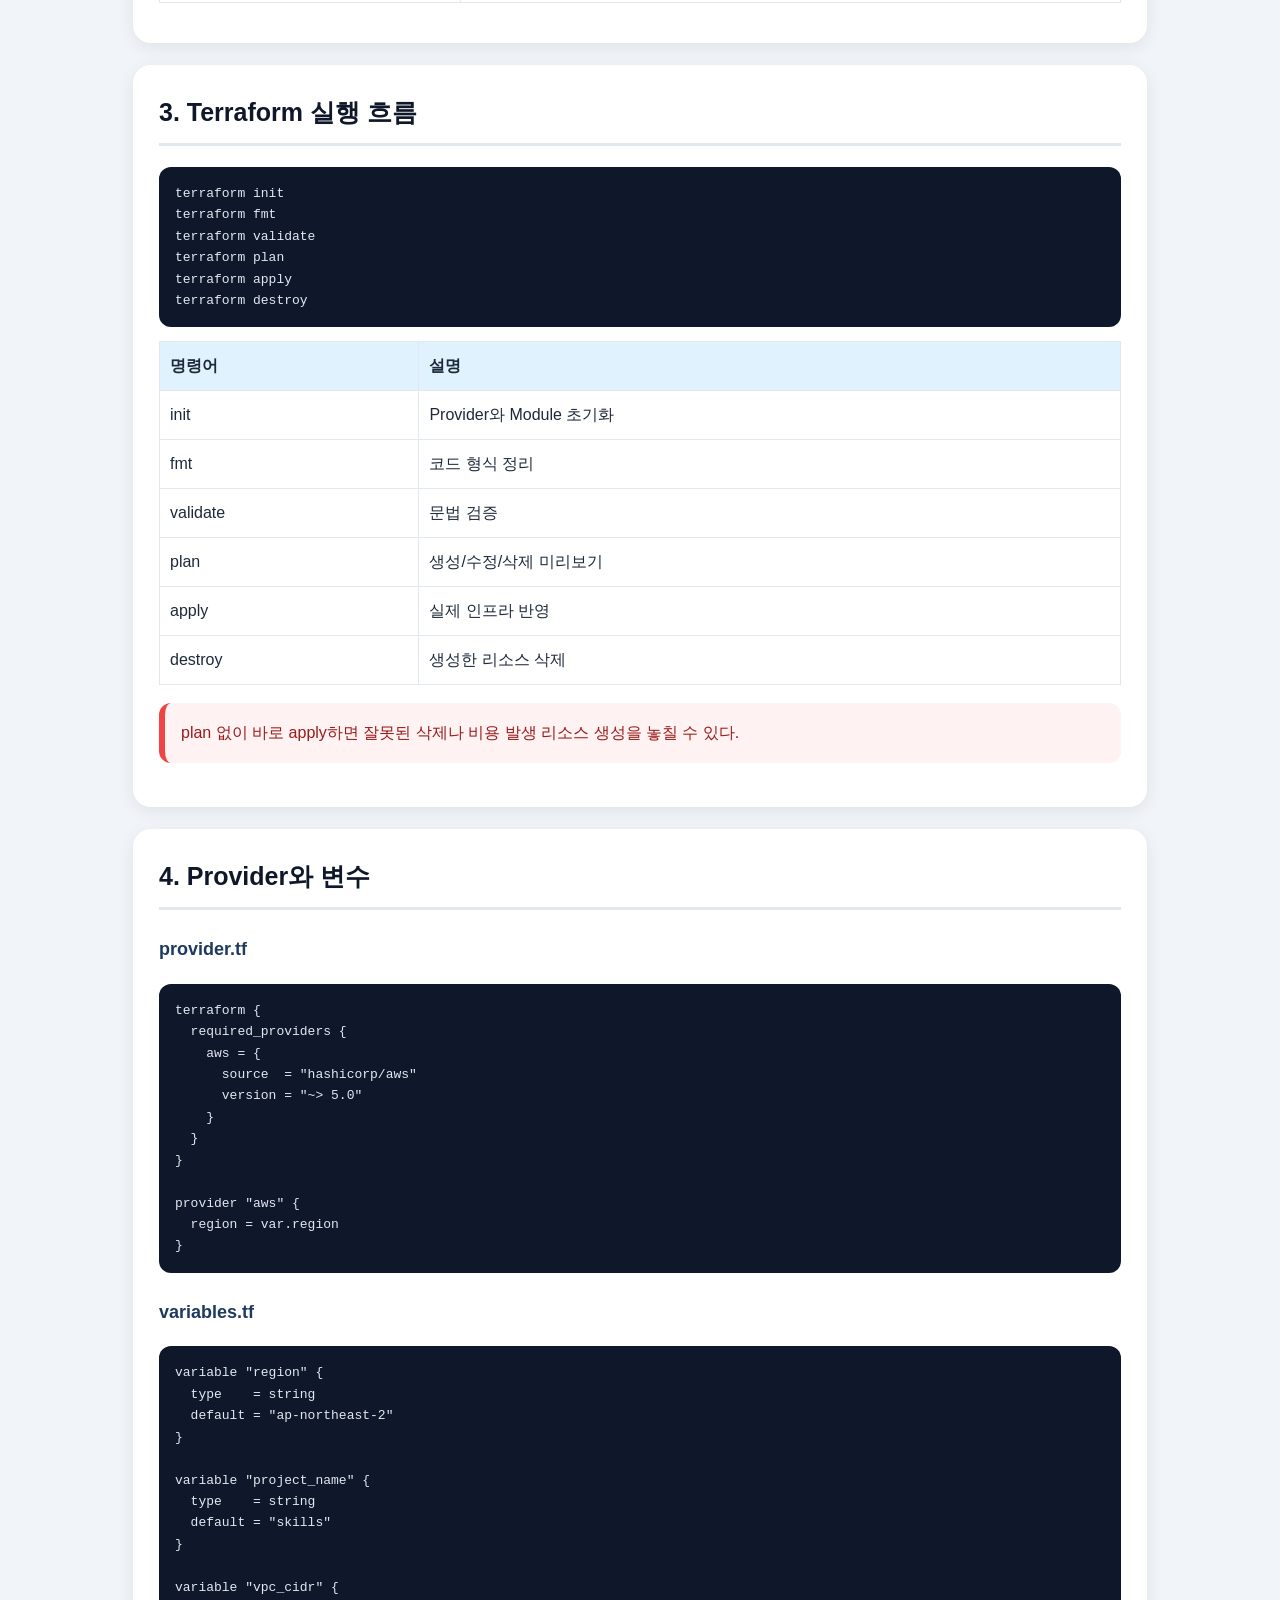
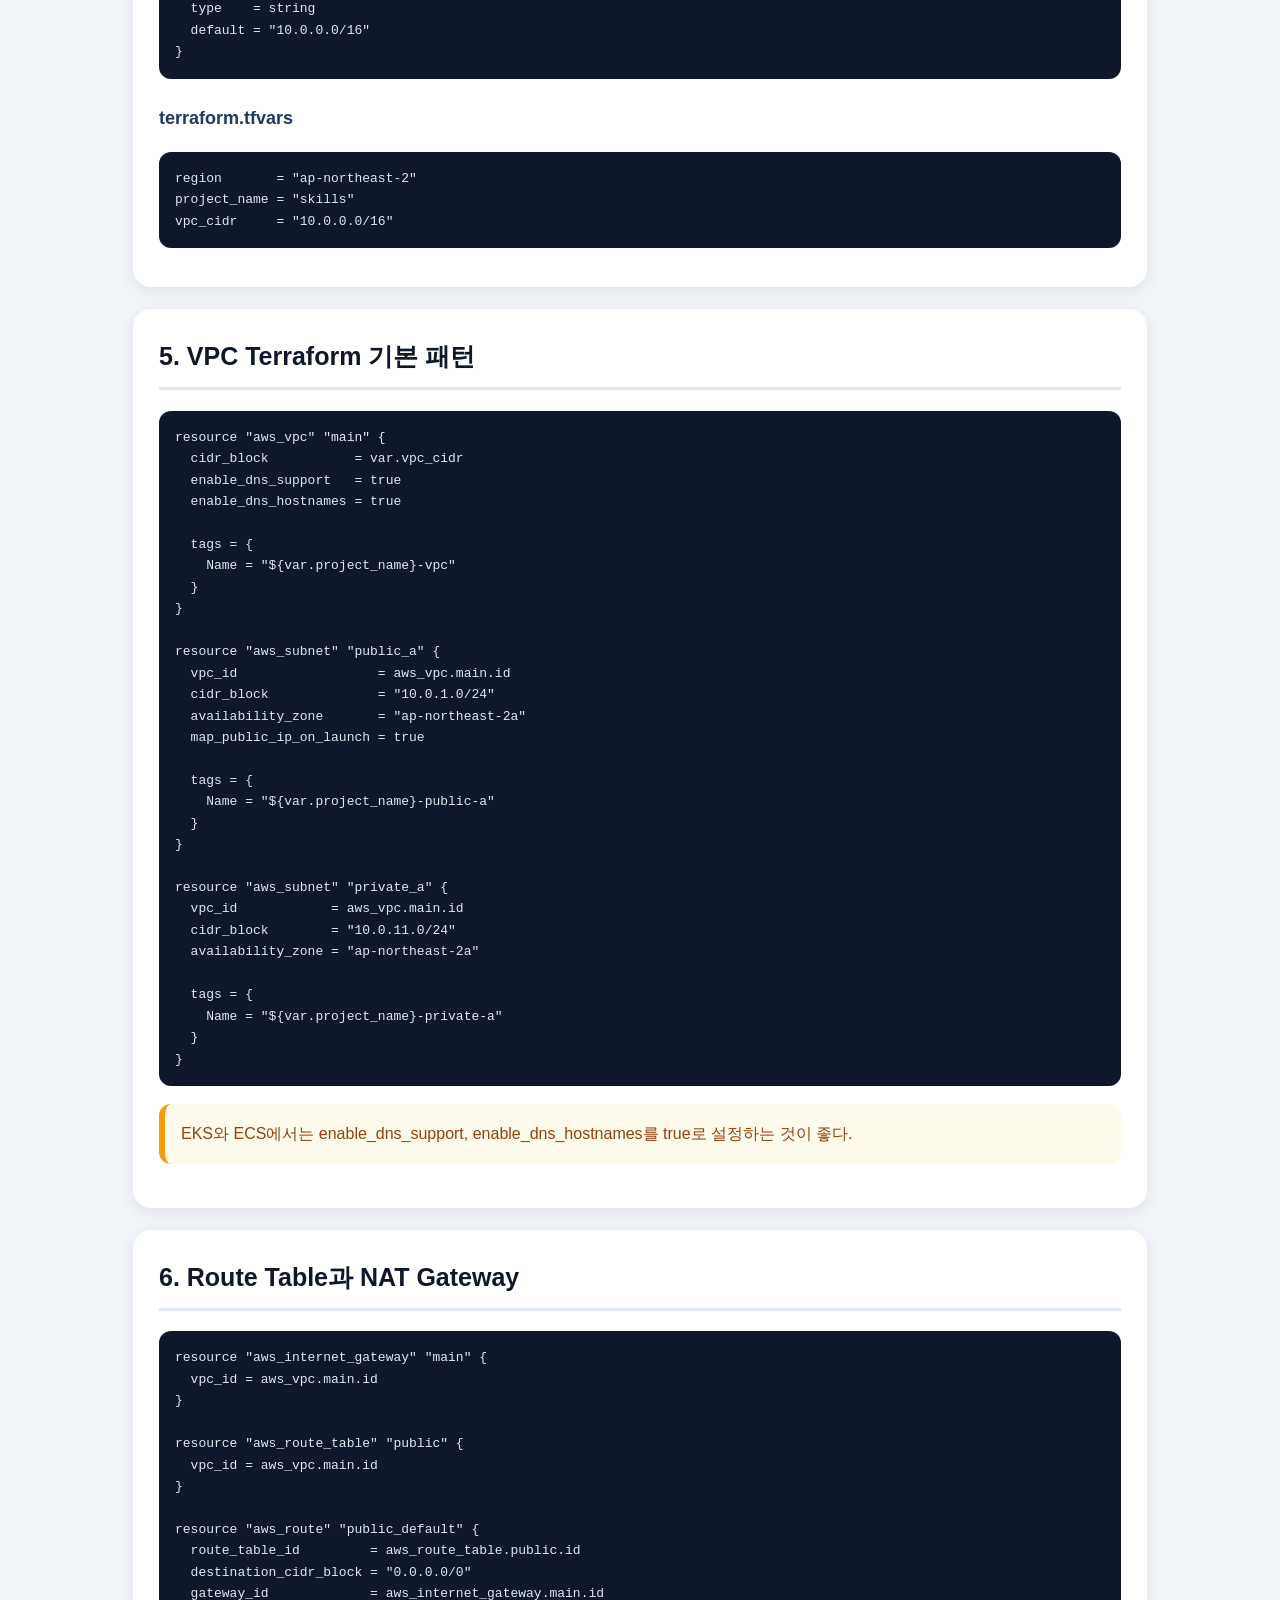
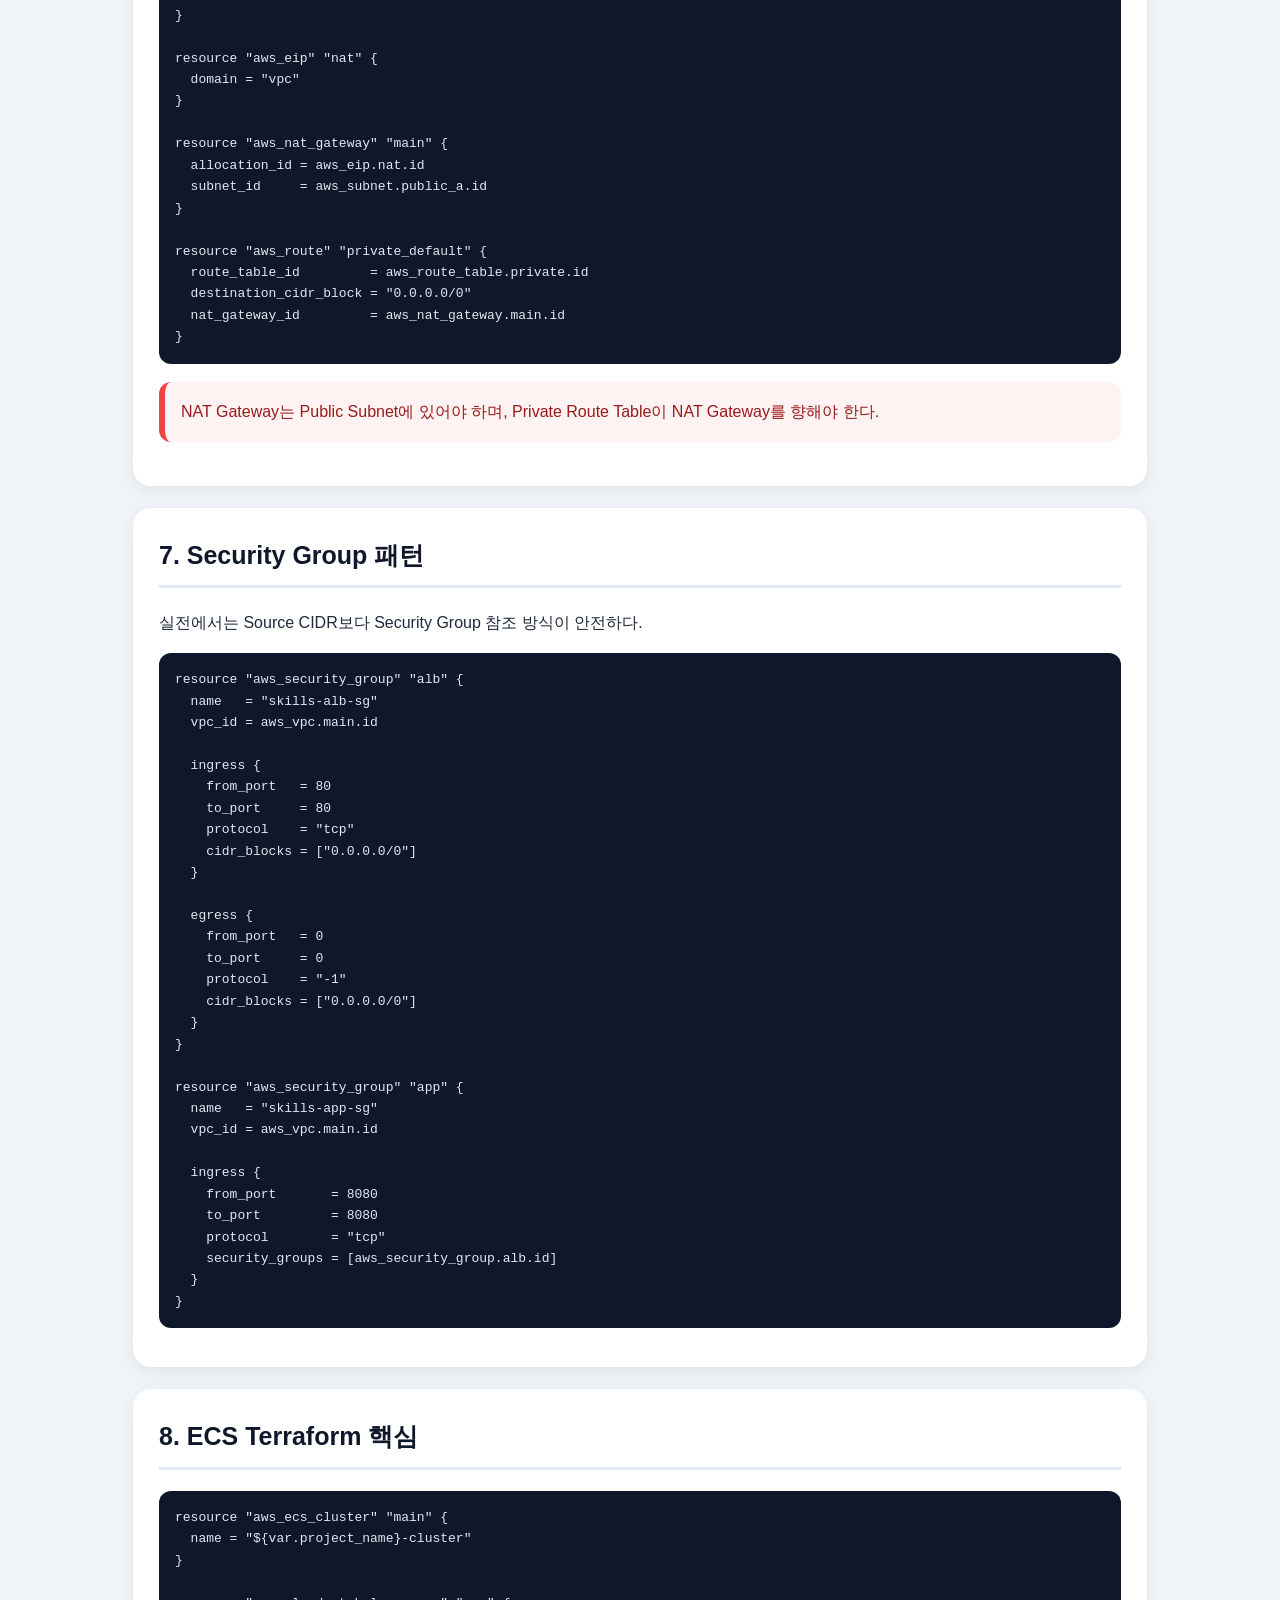
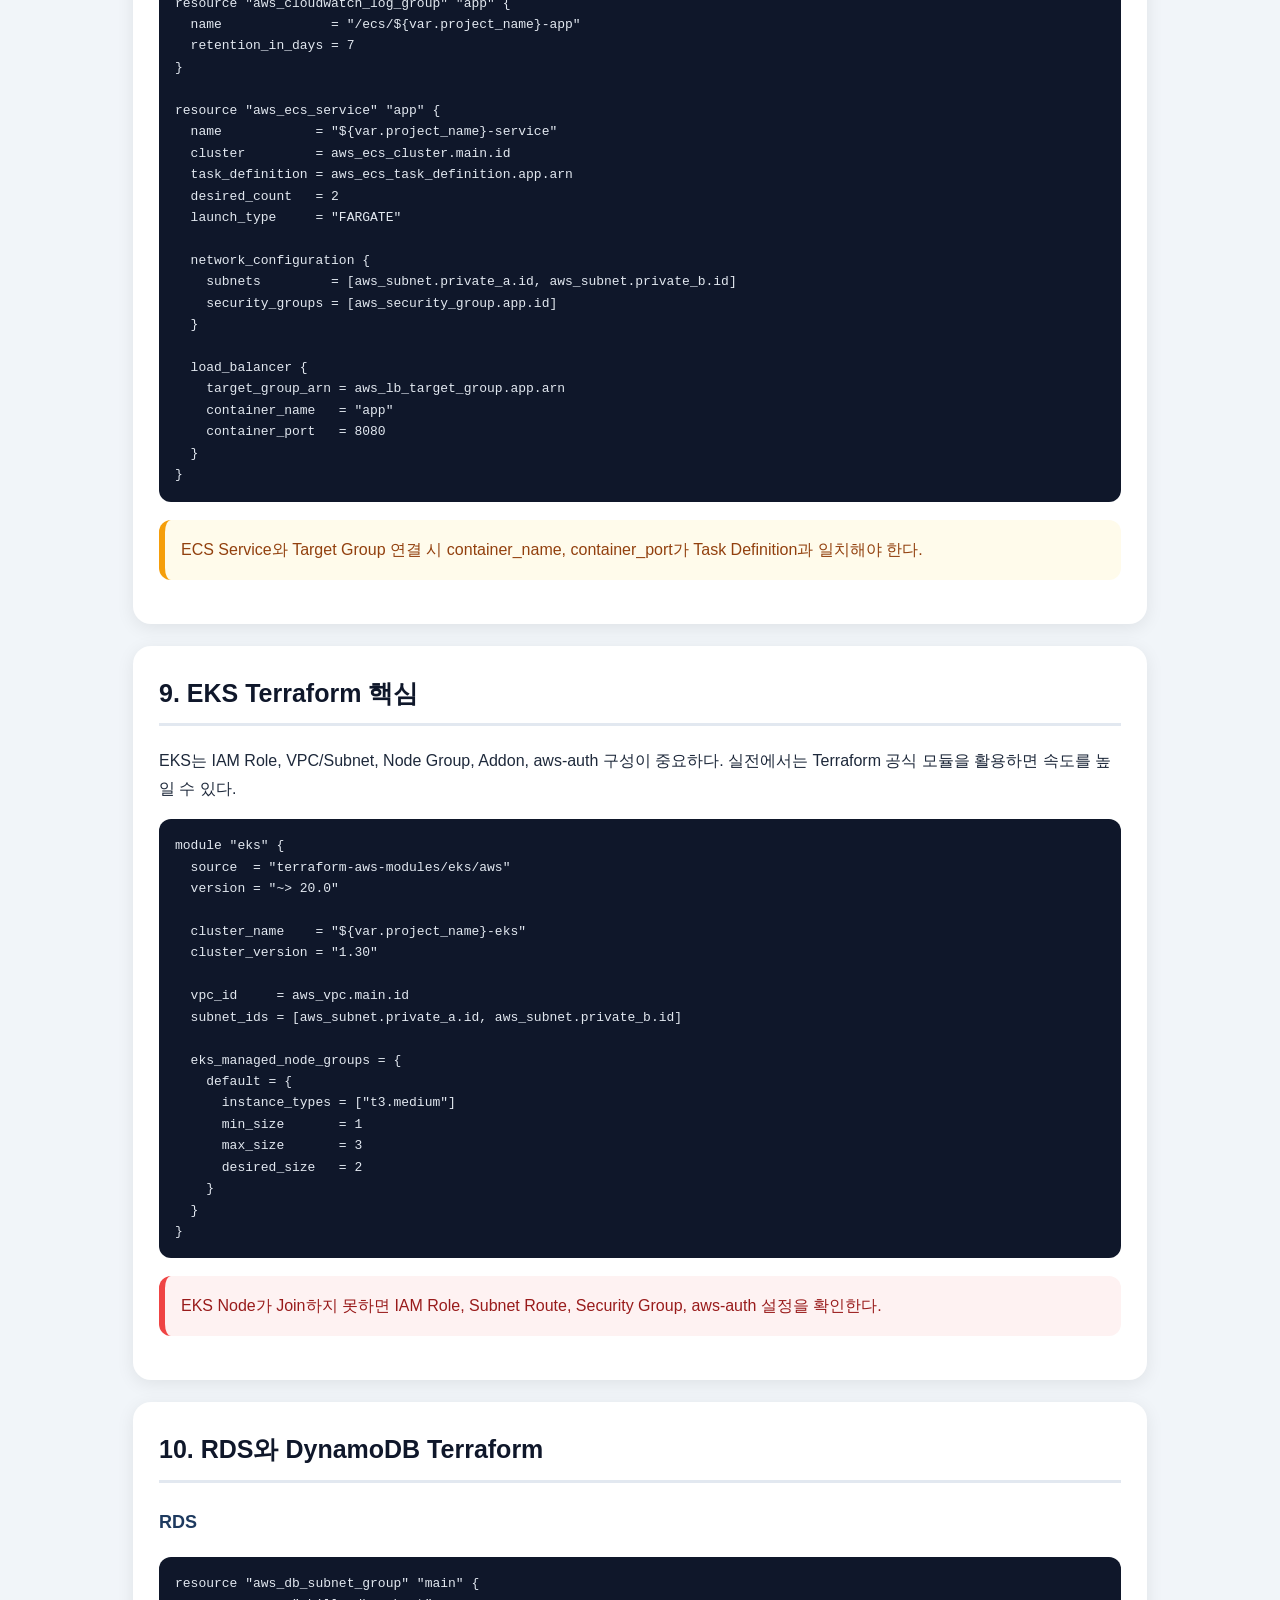
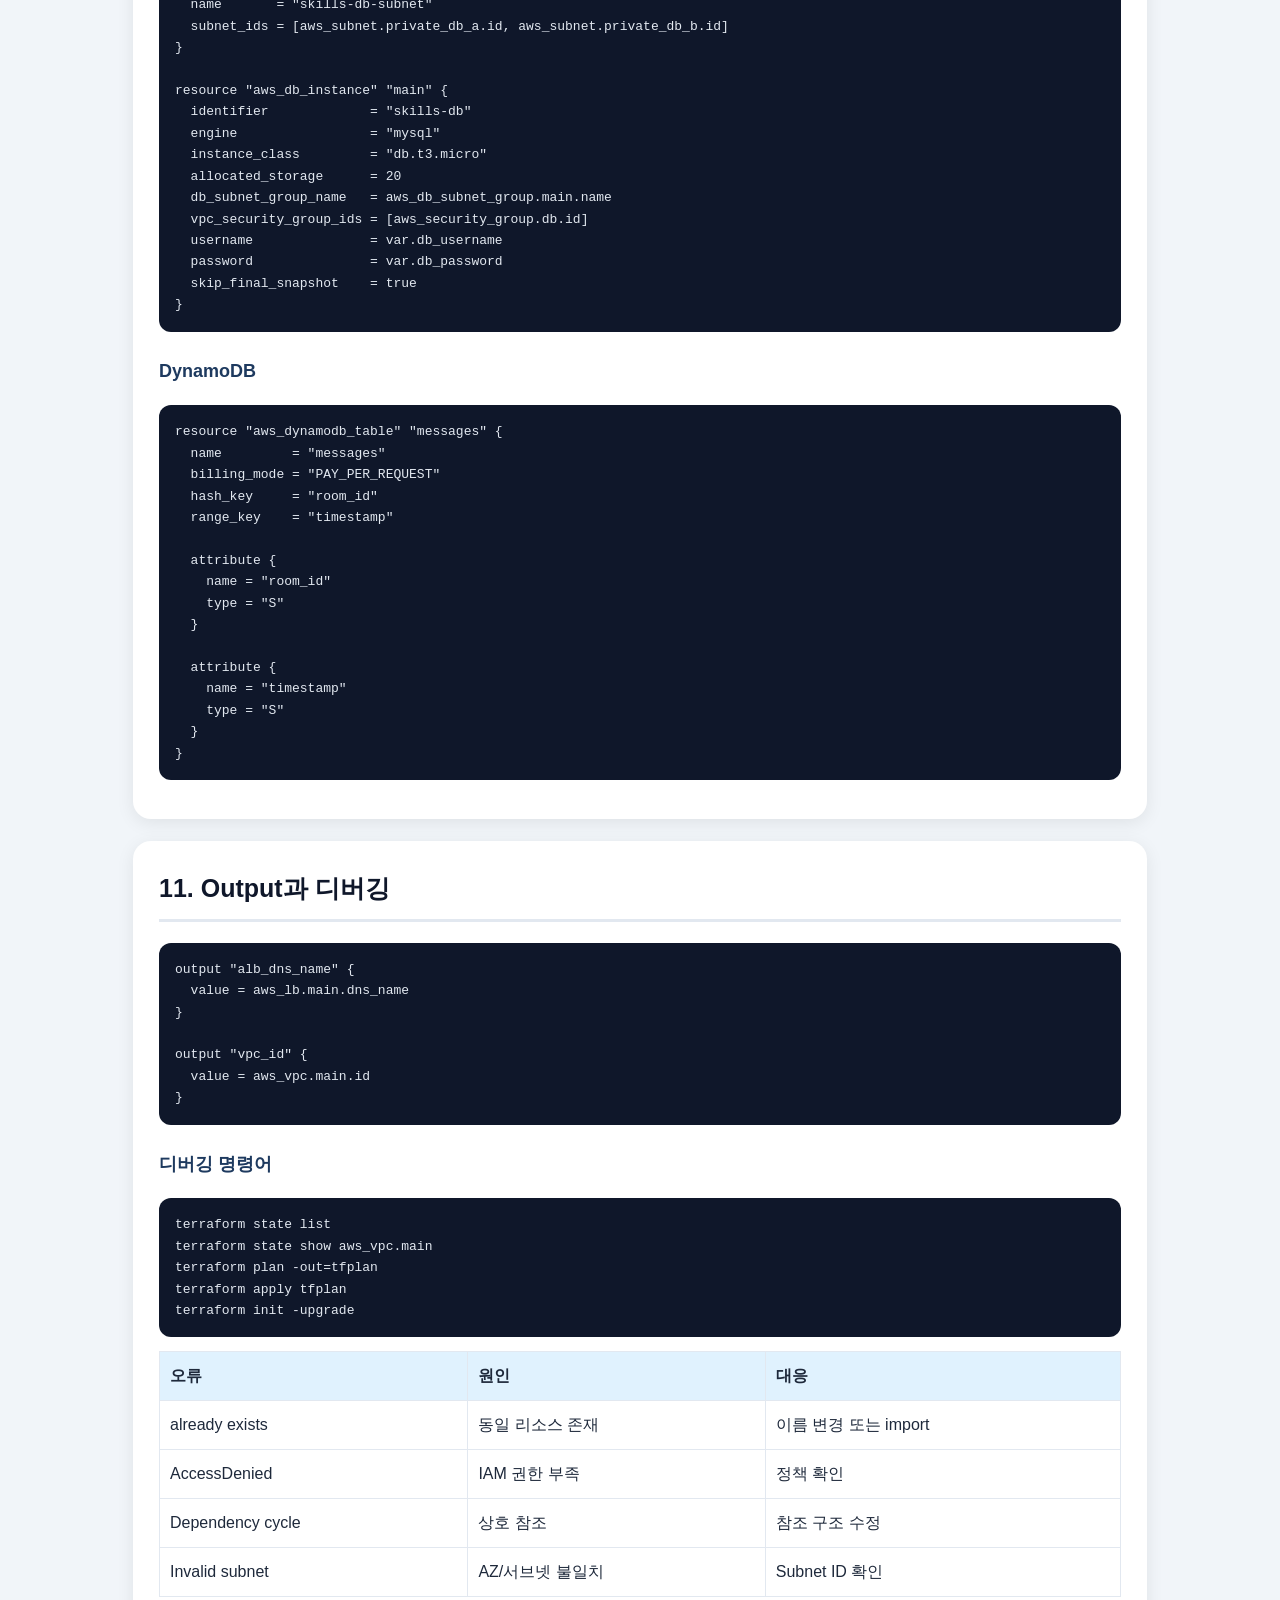
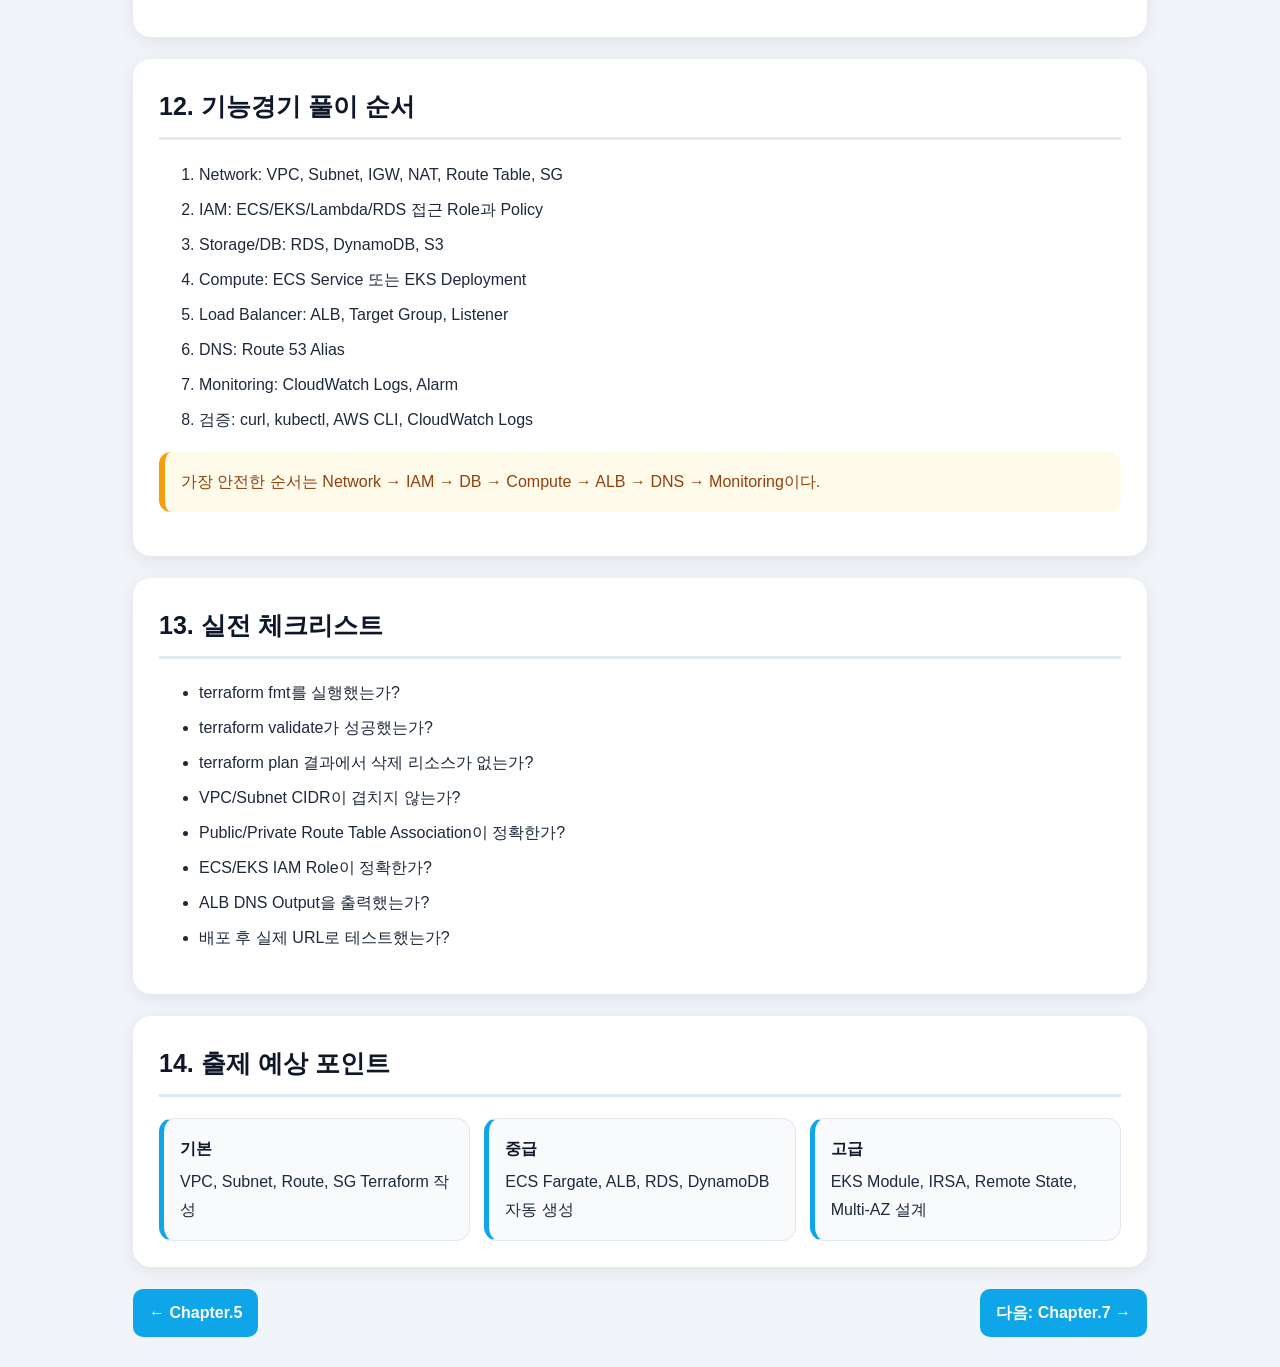
<file: chapter_6_terraform.html>
<!DOCTYPE html>
<html lang="ko">
<head>
  <meta charset="UTF-8" />
  <meta name="viewport" content="width=device-width, initial-scale=1.0" />
  <title>Chapter 6. Terraform IaC 실전</title>
  <style>
*{box-sizing:border-box}body{margin:0;font-family:'Noto Sans KR',sans-serif;background:#f1f5f9;color:#1e293b;line-height:1.75}header{background:linear-gradient(135deg,#1e3a5f,#0ea5e9);padding:38px 20px;color:white}header .wrap,main{max-width:1050px;margin:auto}header h1{margin:0;font-size:32px;color:white}header p{margin:8px 0 0;color:#e0f2fe}nav{background:#0f172a;padding:12px;display:flex;gap:8px;flex-wrap:wrap;justify-content:center;position:sticky;top:0;z-index:10}nav a{color:#cbd5e1;text-decoration:none;padding:9px 13px;border-radius:10px;font-weight:700;font-size:14px}nav a:hover,.active{background:#0ea5e9;color:white}main{padding:30px 18px}.box{background:white;border-radius:18px;padding:26px;margin-bottom:22px;box-shadow:0 4px 18px rgba(0,0,0,.08)}h2{font-size:25px;color:#0f172a;border-bottom:3px solid #e2e8f0;padding-bottom:8px;margin-top:0}h3{font-size:18px;color:#1e3a5f;margin-top:24px}.grid{display:grid;grid-template-columns:repeat(auto-fit,minmax(240px,1fr));gap:14px}.card{background:#f8fafc;border:1px solid #e2e8f0;border-left:5px solid #0ea5e9;border-radius:14px;padding:16px}.card b{display:block;color:#0f172a;margin-bottom:5px}.tip{background:#fffbeb;border-left:6px solid #f59e0b;padding:16px;border-radius:12px;margin:18px 0;color:#92400e}.warn{background:#fef2f2;border-left:6px solid #ef4444;padding:16px;border-radius:12px;margin:18px 0;color:#991b1b}pre{background:#0f172a;color:#e2e8f0;padding:16px;border-radius:12px;overflow:auto;font-size:13px;line-height:1.65}table{width:100%;border-collapse:collapse;background:white;margin:14px 0}th,td{border:1px solid #e2e8f0;padding:10px;text-align:left;vertical-align:top}th{background:#e0f2fe}.next{display:flex;justify-content:space-between;gap:10px}.btn{display:inline-block;background:#0ea5e9;color:white;text-decoration:none;border-radius:10px;padding:10px 16px;font-weight:800}.check li{margin:7px 0}.diagram{background:#f8fafc;border:1px dashed #94a3b8;border-radius:14px;padding:16px;font-family:monospace;white-space:pre;overflow:auto}
  </style>
</head>
<body>
<header><div class="wrap"><h1>Chapter 6. Terraform IaC 실전</h1><p>VPC · ECS · EKS · RDS · 모듈화 · 디버깅 · 기능경기 풀이 패턴</p></div></header>
<nav aria-label="주요 학습 목차">
  <a href="index.html">홈</a>
  <a href="chapter_aws_basic.html">AWS 기초</a>
  <a href="aws_notes.html">AWS 한글 핵심 노트</a>
  <a href="task1_solution.html">1과제 기출풀이</a>
  <a href="chapter_1_linux.html">1. Linux</a>
  <a href="chapter_2_network.html">2. Network</a>
  <a href="chapter_3_database.html">3. Database</a>
  <a href="chapter_4_docker_ecs.html">4. Docker/ECS</a>
  <a href="chapter_5_eks.html">5. EKS</a>
  <a class="active" href="chapter_6_terraform.html">6. Terraform</a>
  <a href="chapter_7_monitoring.html">7. Monitoring</a>
  <a href="chapter_8_serverless.html">8. Serverless</a>
</nav>
<main>
<section class="box">
<h2>1. Terraform이 중요한 이유</h2>
<p>Terraform은 인프라를 코드로 정의하고 자동 생성하는 IaC 도구이다. 기능경기대회에서는 AWS Console을 클릭해서 구성하는 것보다 Terraform으로 빠르고 정확하게 반복 배포하는 능력이 중요하다.</p>
<div class="grid">
<div class="card"><b>재현성</b>같은 코드를 실행하면 같은 인프라를 다시 만들 수 있음</div>
<div class="card"><b>속도</b>VPC, ECS, EKS, RDS를 한 번에 생성 가능</div>
<div class="card"><b>검증</b>plan을 통해 변경 사항을 사전에 확인 가능</div>
<div class="card"><b>버전관리</b>Git으로 코드 변경 이력을 관리 가능</div>
</div>
<div class="tip">기능경기 실전에서는 “빠르게 만들기”보다 “재실행해도 깨지지 않는 코드”를 작성하는 것이 중요하다.</div>
</section>

<section class="box">
<h2>2. 기본 파일 구조</h2>
<p>규모가 작은 문제는 하나의 main.tf로도 가능하지만, 실전에서는 리소스별로 파일을 나누는 것이 안전하다.</p>
<div class="diagram">terraform/
├─ provider.tf
├─ variables.tf
├─ terraform.tfvars
├─ network.tf
├─ security.tf
├─ iam.tf
├─ ecs.tf
├─ eks.tf
├─ database.tf
└─ outputs.tf</div>
<table><tr><th>파일</th><th>역할</th></tr><tr><td>provider.tf</td><td>AWS Provider와 Region 설정</td></tr><tr><td>variables.tf</td><td>입력 변수 선언</td></tr><tr><td>terraform.tfvars</td><td>변수 실제 값 지정</td></tr><tr><td>outputs.tf</td><td>ALB DNS, VPC ID 등 결과 출력</td></tr><tr><td>network.tf</td><td>VPC, Subnet, Route Table, NAT 구성</td></tr></table>
</section>

<section class="box">
<h2>3. Terraform 실행 흐름</h2>
<pre>terraform init
terraform fmt
terraform validate
terraform plan
terraform apply
terraform destroy</pre>
<table><tr><th>명령어</th><th>설명</th></tr><tr><td>init</td><td>Provider와 Module 초기화</td></tr><tr><td>fmt</td><td>코드 형식 정리</td></tr><tr><td>validate</td><td>문법 검증</td></tr><tr><td>plan</td><td>생성/수정/삭제 미리보기</td></tr><tr><td>apply</td><td>실제 인프라 반영</td></tr><tr><td>destroy</td><td>생성한 리소스 삭제</td></tr></table>
<div class="warn">plan 없이 바로 apply하면 잘못된 삭제나 비용 발생 리소스 생성을 놓칠 수 있다.</div>
</section>

<section class="box">
<h2>4. Provider와 변수</h2>
<h3>provider.tf</h3>
<pre>terraform {
  required_providers {
    aws = {
      source  = "hashicorp/aws"
      version = "~> 5.0"
    }
  }
}

provider "aws" {
  region = var.region
}</pre>
<h3>variables.tf</h3>
<pre>variable "region" {
  type    = string
  default = "ap-northeast-2"
}

variable "project_name" {
  type    = string
  default = "skills"
}

variable "vpc_cidr" {
  type    = string
  default = "10.0.0.0/16"
}</pre>
<h3>terraform.tfvars</h3>
<pre>region       = "ap-northeast-2"
project_name = "skills"
vpc_cidr     = "10.0.0.0/16"</pre>
</section>

<section class="box">
<h2>5. VPC Terraform 기본 패턴</h2>
<pre>resource "aws_vpc" "main" {
  cidr_block           = var.vpc_cidr
  enable_dns_support   = true
  enable_dns_hostnames = true

  tags = {
    Name = "${var.project_name}-vpc"
  }
}

resource "aws_subnet" "public_a" {
  vpc_id                  = aws_vpc.main.id
  cidr_block              = "10.0.1.0/24"
  availability_zone       = "ap-northeast-2a"
  map_public_ip_on_launch = true

  tags = {
    Name = "${var.project_name}-public-a"
  }
}

resource "aws_subnet" "private_a" {
  vpc_id            = aws_vpc.main.id
  cidr_block        = "10.0.11.0/24"
  availability_zone = "ap-northeast-2a"

  tags = {
    Name = "${var.project_name}-private-a"
  }
}</pre>
<div class="tip">EKS와 ECS에서는 enable_dns_support, enable_dns_hostnames를 true로 설정하는 것이 좋다.</div>
</section>

<section class="box">
<h2>6. Route Table과 NAT Gateway</h2>
<pre>resource "aws_internet_gateway" "main" {
  vpc_id = aws_vpc.main.id
}

resource "aws_route_table" "public" {
  vpc_id = aws_vpc.main.id
}

resource "aws_route" "public_default" {
  route_table_id         = aws_route_table.public.id
  destination_cidr_block = "0.0.0.0/0"
  gateway_id             = aws_internet_gateway.main.id
}

resource "aws_eip" "nat" {
  domain = "vpc"
}

resource "aws_nat_gateway" "main" {
  allocation_id = aws_eip.nat.id
  subnet_id     = aws_subnet.public_a.id
}

resource "aws_route" "private_default" {
  route_table_id         = aws_route_table.private.id
  destination_cidr_block = "0.0.0.0/0"
  nat_gateway_id         = aws_nat_gateway.main.id
}</pre>
<div class="warn">NAT Gateway는 Public Subnet에 있어야 하며, Private Route Table이 NAT Gateway를 향해야 한다.</div>
</section>

<section class="box">
<h2>7. Security Group 패턴</h2>
<p>실전에서는 Source CIDR보다 Security Group 참조 방식이 안전하다.</p>
<pre>resource "aws_security_group" "alb" {
  name   = "skills-alb-sg"
  vpc_id = aws_vpc.main.id

  ingress {
    from_port   = 80
    to_port     = 80
    protocol    = "tcp"
    cidr_blocks = ["0.0.0.0/0"]
  }

  egress {
    from_port   = 0
    to_port     = 0
    protocol    = "-1"
    cidr_blocks = ["0.0.0.0/0"]
  }
}

resource "aws_security_group" "app" {
  name   = "skills-app-sg"
  vpc_id = aws_vpc.main.id

  ingress {
    from_port       = 8080
    to_port         = 8080
    protocol        = "tcp"
    security_groups = [aws_security_group.alb.id]
  }
}</pre>
</section>

<section class="box">
<h2>8. ECS Terraform 핵심</h2>
<pre>resource "aws_ecs_cluster" "main" {
  name = "${var.project_name}-cluster"
}

resource "aws_cloudwatch_log_group" "app" {
  name              = "/ecs/${var.project_name}-app"
  retention_in_days = 7
}

resource "aws_ecs_service" "app" {
  name            = "${var.project_name}-service"
  cluster         = aws_ecs_cluster.main.id
  task_definition = aws_ecs_task_definition.app.arn
  desired_count   = 2
  launch_type     = "FARGATE"

  network_configuration {
    subnets         = [aws_subnet.private_a.id, aws_subnet.private_b.id]
    security_groups = [aws_security_group.app.id]
  }

  load_balancer {
    target_group_arn = aws_lb_target_group.app.arn
    container_name   = "app"
    container_port   = 8080
  }
}</pre>
<div class="tip">ECS Service와 Target Group 연결 시 container_name, container_port가 Task Definition과 일치해야 한다.</div>
</section>

<section class="box">
<h2>9. EKS Terraform 핵심</h2>
<p>EKS는 IAM Role, VPC/Subnet, Node Group, Addon, aws-auth 구성이 중요하다. 실전에서는 Terraform 공식 모듈을 활용하면 속도를 높일 수 있다.</p>
<pre>module "eks" {
  source  = "terraform-aws-modules/eks/aws"
  version = "~> 20.0"

  cluster_name    = "${var.project_name}-eks"
  cluster_version = "1.30"

  vpc_id     = aws_vpc.main.id
  subnet_ids = [aws_subnet.private_a.id, aws_subnet.private_b.id]

  eks_managed_node_groups = {
    default = {
      instance_types = ["t3.medium"]
      min_size       = 1
      max_size       = 3
      desired_size   = 2
    }
  }
}</pre>
<div class="warn">EKS Node가 Join하지 못하면 IAM Role, Subnet Route, Security Group, aws-auth 설정을 확인한다.</div>
</section>

<section class="box">
<h2>10. RDS와 DynamoDB Terraform</h2>
<h3>RDS</h3>
<pre>resource "aws_db_subnet_group" "main" {
  name       = "skills-db-subnet"
  subnet_ids = [aws_subnet.private_db_a.id, aws_subnet.private_db_b.id]
}

resource "aws_db_instance" "main" {
  identifier             = "skills-db"
  engine                 = "mysql"
  instance_class         = "db.t3.micro"
  allocated_storage      = 20
  db_subnet_group_name   = aws_db_subnet_group.main.name
  vpc_security_group_ids = [aws_security_group.db.id]
  username               = var.db_username
  password               = var.db_password
  skip_final_snapshot    = true
}</pre>
<h3>DynamoDB</h3>
<pre>resource "aws_dynamodb_table" "messages" {
  name         = "messages"
  billing_mode = "PAY_PER_REQUEST"
  hash_key     = "room_id"
  range_key    = "timestamp"

  attribute {
    name = "room_id"
    type = "S"
  }

  attribute {
    name = "timestamp"
    type = "S"
  }
}</pre>
</section>

<section class="box">
<h2>11. Output과 디버깅</h2>
<pre>output "alb_dns_name" {
  value = aws_lb.main.dns_name
}

output "vpc_id" {
  value = aws_vpc.main.id
}</pre>
<h3>디버깅 명령어</h3>
<pre>terraform state list
terraform state show aws_vpc.main
terraform plan -out=tfplan
terraform apply tfplan
terraform init -upgrade</pre>
<table><tr><th>오류</th><th>원인</th><th>대응</th></tr><tr><td>already exists</td><td>동일 리소스 존재</td><td>이름 변경 또는 import</td></tr><tr><td>AccessDenied</td><td>IAM 권한 부족</td><td>정책 확인</td></tr><tr><td>Dependency cycle</td><td>상호 참조</td><td>참조 구조 수정</td></tr><tr><td>Invalid subnet</td><td>AZ/서브넷 불일치</td><td>Subnet ID 확인</td></tr></table>
</section>

<section class="box">
<h2>12. 기능경기 풀이 순서</h2>
<ol class="check"><li>Network: VPC, Subnet, IGW, NAT, Route Table, SG</li><li>IAM: ECS/EKS/Lambda/RDS 접근 Role과 Policy</li><li>Storage/DB: RDS, DynamoDB, S3</li><li>Compute: ECS Service 또는 EKS Deployment</li><li>Load Balancer: ALB, Target Group, Listener</li><li>DNS: Route 53 Alias</li><li>Monitoring: CloudWatch Logs, Alarm</li><li>검증: curl, kubectl, AWS CLI, CloudWatch Logs</li></ol>
<div class="tip">가장 안전한 순서는 Network → IAM → DB → Compute → ALB → DNS → Monitoring이다.</div>
</section>

<section class="box">
<h2>13. 실전 체크리스트</h2>
<ul class="check"><li>terraform fmt를 실행했는가?</li><li>terraform validate가 성공했는가?</li><li>terraform plan 결과에서 삭제 리소스가 없는가?</li><li>VPC/Subnet CIDR이 겹치지 않는가?</li><li>Public/Private Route Table Association이 정확한가?</li><li>ECS/EKS IAM Role이 정확한가?</li><li>ALB DNS Output을 출력했는가?</li><li>배포 후 실제 URL로 테스트했는가?</li></ul>
</section>

<section class="box"><h2>14. 출제 예상 포인트</h2><div class="grid"><div class="card"><b>기본</b>VPC, Subnet, Route, SG Terraform 작성</div><div class="card"><b>중급</b>ECS Fargate, ALB, RDS, DynamoDB 자동 생성</div><div class="card"><b>고급</b>EKS Module, IRSA, Remote State, Multi-AZ 설계</div></div></section>

<div class="next"><a class="btn" href="chapter_5_eks.html">← Chapter.5</a><a class="btn" href="chapter_7_monitoring.html">다음: Chapter.7 →</a></div>
</main>
</body>
</html>
</file>
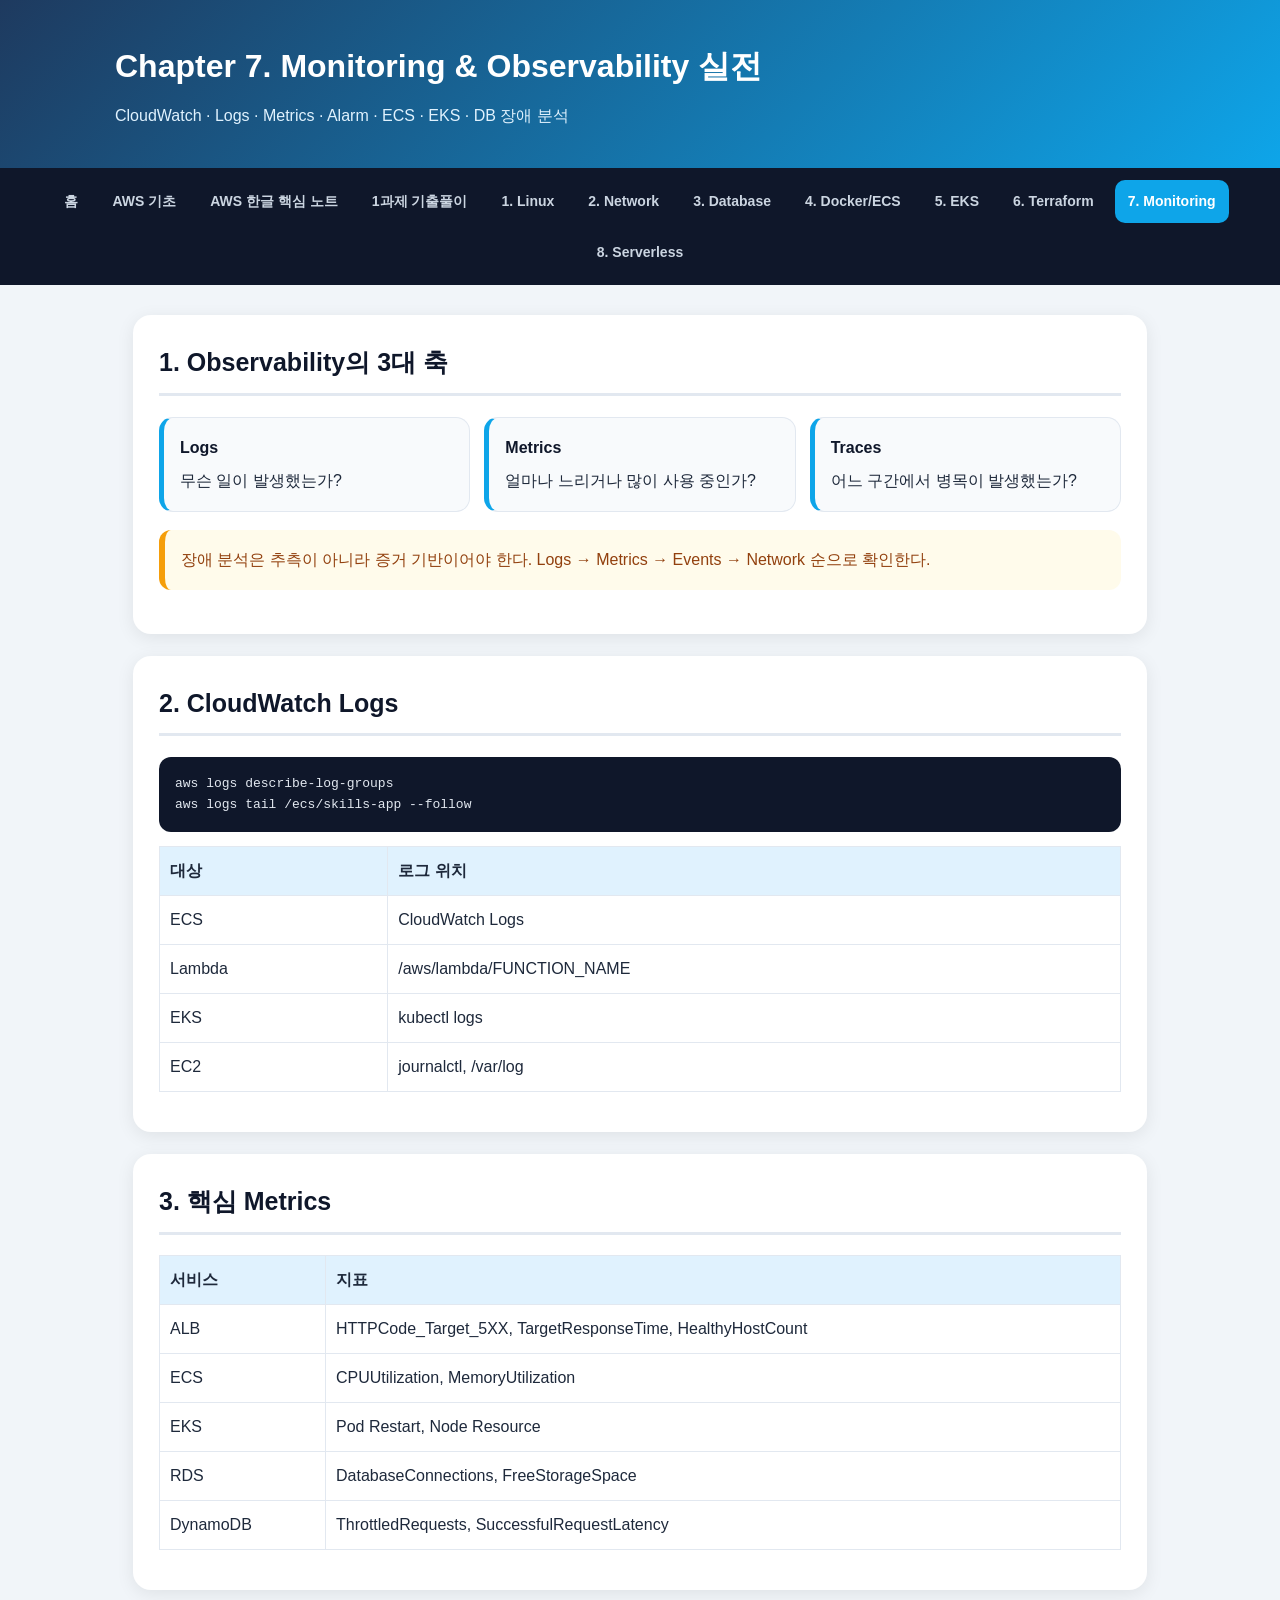
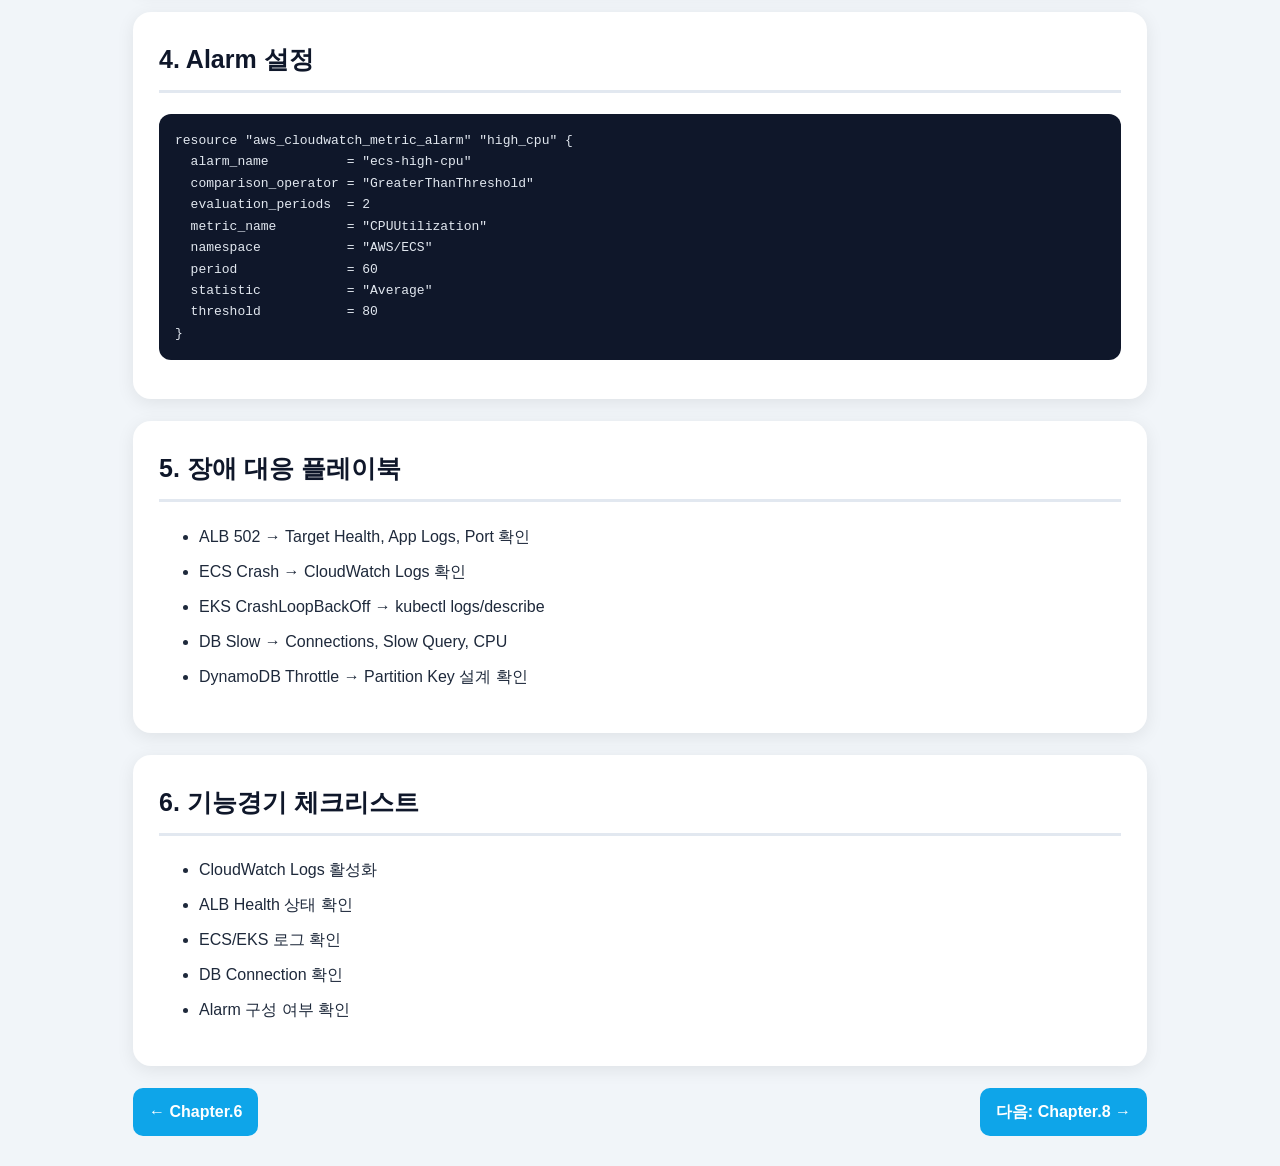
<file: chapter_7_monitoring.html>
<!DOCTYPE html>
<html lang="ko">
<head>
  <meta charset="UTF-8" />
  <meta name="viewport" content="width=device-width, initial-scale=1.0" />
  <title>Chapter 7. Monitoring & Observability 실전</title>
  <style>
*{box-sizing:border-box}body{margin:0;font-family:'Noto Sans KR',sans-serif;background:#f1f5f9;color:#1e293b;line-height:1.75}header{background:linear-gradient(135deg,#1e3a5f,#0ea5e9);padding:38px 20px;color:white}header .wrap,main{max-width:1050px;margin:auto}header h1{margin:0;font-size:32px;color:white}header p{margin:8px 0 0;color:#e0f2fe}nav{background:#0f172a;padding:12px;display:flex;gap:8px;flex-wrap:wrap;justify-content:center;position:sticky;top:0;z-index:10}nav a{color:#cbd5e1;text-decoration:none;padding:9px 13px;border-radius:10px;font-weight:700;font-size:14px}nav a:hover,.active{background:#0ea5e9;color:white}main{padding:30px 18px}.box{background:white;border-radius:18px;padding:26px;margin-bottom:22px;box-shadow:0 4px 18px rgba(0,0,0,.08)}h2{font-size:25px;color:#0f172a;border-bottom:3px solid #e2e8f0;padding-bottom:8px;margin-top:0}h3{font-size:18px;color:#1e3a5f;margin-top:24px}.grid{display:grid;grid-template-columns:repeat(auto-fit,minmax(240px,1fr));gap:14px}.card{background:#f8fafc;border:1px solid #e2e8f0;border-left:5px solid #0ea5e9;border-radius:14px;padding:16px}.card b{display:block;color:#0f172a;margin-bottom:5px}.tip{background:#fffbeb;border-left:6px solid #f59e0b;padding:16px;border-radius:12px;margin:18px 0;color:#92400e}.warn{background:#fef2f2;border-left:6px solid #ef4444;padding:16px;border-radius:12px;margin:18px 0;color:#991b1b}pre{background:#0f172a;color:#e2e8f0;padding:16px;border-radius:12px;overflow:auto;font-size:13px;line-height:1.65}table{width:100%;border-collapse:collapse;background:white;margin:14px 0}th,td{border:1px solid #e2e8f0;padding:10px;text-align:left;vertical-align:top}th{background:#e0f2fe}.next{display:flex;justify-content:space-between;gap:10px}.btn{display:inline-block;background:#0ea5e9;color:white;text-decoration:none;border-radius:10px;padding:10px 16px;font-weight:800}.check li{margin:7px 0}
  </style>
</head>
<body>
<header><div class="wrap"><h1>Chapter 7. Monitoring & Observability 실전</h1><p>CloudWatch · Logs · Metrics · Alarm · ECS · EKS · DB 장애 분석</p></div></header>
<nav aria-label="주요 학습 목차">
  <a href="index.html">홈</a>
  <a href="chapter_aws_basic.html">AWS 기초</a>
  <a href="aws_notes.html">AWS 한글 핵심 노트</a>
  <a href="task1_solution.html">1과제 기출풀이</a>
  <a href="chapter_1_linux.html">1. Linux</a>
  <a href="chapter_2_network.html">2. Network</a>
  <a href="chapter_3_database.html">3. Database</a>
  <a href="chapter_4_docker_ecs.html">4. Docker/ECS</a>
  <a href="chapter_5_eks.html">5. EKS</a>
  <a href="chapter_6_terraform.html">6. Terraform</a>
  <a class="active" href="chapter_7_monitoring.html">7. Monitoring</a>
  <a href="chapter_8_serverless.html">8. Serverless</a>
</nav>
<main>
<section class="box"><h2>1. Observability의 3대 축</h2><div class="grid"><div class="card"><b>Logs</b>무슨 일이 발생했는가?</div><div class="card"><b>Metrics</b>얼마나 느리거나 많이 사용 중인가?</div><div class="card"><b>Traces</b>어느 구간에서 병목이 발생했는가?</div></div><div class="tip">장애 분석은 추측이 아니라 증거 기반이어야 한다. Logs → Metrics → Events → Network 순으로 확인한다.</div></section>
<section class="box"><h2>2. CloudWatch Logs</h2><pre>aws logs describe-log-groups
aws logs tail /ecs/skills-app --follow</pre><table><tr><th>대상</th><th>로그 위치</th></tr><tr><td>ECS</td><td>CloudWatch Logs</td></tr><tr><td>Lambda</td><td>/aws/lambda/FUNCTION_NAME</td></tr><tr><td>EKS</td><td>kubectl logs</td></tr><tr><td>EC2</td><td>journalctl, /var/log</td></tr></table></section>
<section class="box"><h2>3. 핵심 Metrics</h2><table><tr><th>서비스</th><th>지표</th></tr><tr><td>ALB</td><td>HTTPCode_Target_5XX, TargetResponseTime, HealthyHostCount</td></tr><tr><td>ECS</td><td>CPUUtilization, MemoryUtilization</td></tr><tr><td>EKS</td><td>Pod Restart, Node Resource</td></tr><tr><td>RDS</td><td>DatabaseConnections, FreeStorageSpace</td></tr><tr><td>DynamoDB</td><td>ThrottledRequests, SuccessfulRequestLatency</td></tr></table></section>
<section class="box"><h2>4. Alarm 설정</h2><pre>resource "aws_cloudwatch_metric_alarm" "high_cpu" {
  alarm_name          = "ecs-high-cpu"
  comparison_operator = "GreaterThanThreshold"
  evaluation_periods  = 2
  metric_name         = "CPUUtilization"
  namespace           = "AWS/ECS"
  period              = 60
  statistic           = "Average"
  threshold           = 80
}</pre></section>
<section class="box"><h2>5. 장애 대응 플레이북</h2><ul class="check"><li>ALB 502 → Target Health, App Logs, Port 확인</li><li>ECS Crash → CloudWatch Logs 확인</li><li>EKS CrashLoopBackOff → kubectl logs/describe</li><li>DB Slow → Connections, Slow Query, CPU</li><li>DynamoDB Throttle → Partition Key 설계 확인</li></ul></section>
<section class="box"><h2>6. 기능경기 체크리스트</h2><ul class="check"><li>CloudWatch Logs 활성화</li><li>ALB Health 상태 확인</li><li>ECS/EKS 로그 확인</li><li>DB Connection 확인</li><li>Alarm 구성 여부 확인</li></ul></section>
<div class="next"><a class="btn" href="chapter_6_terraform.html">← Chapter.6</a><a class="btn" href="chapter_8_serverless.html">다음: Chapter.8 →</a></div>
</main></body></html>
</file>
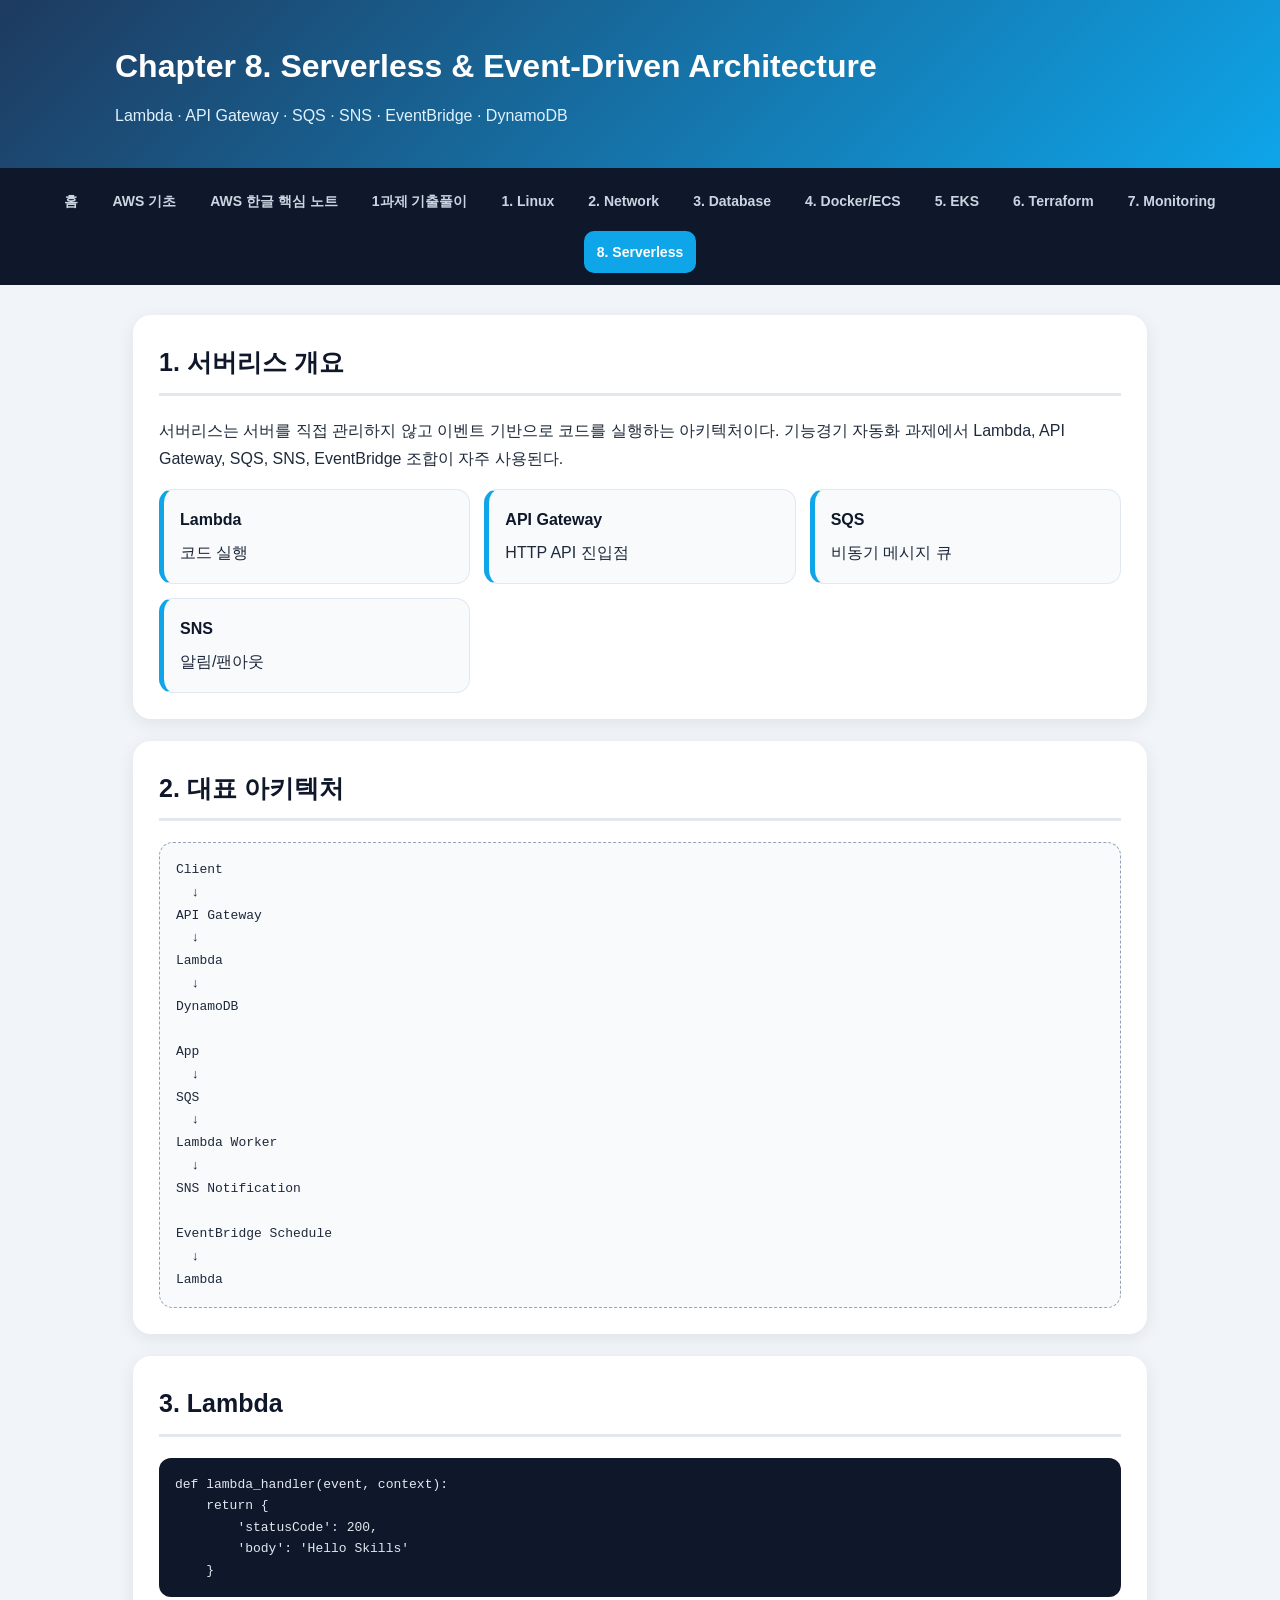
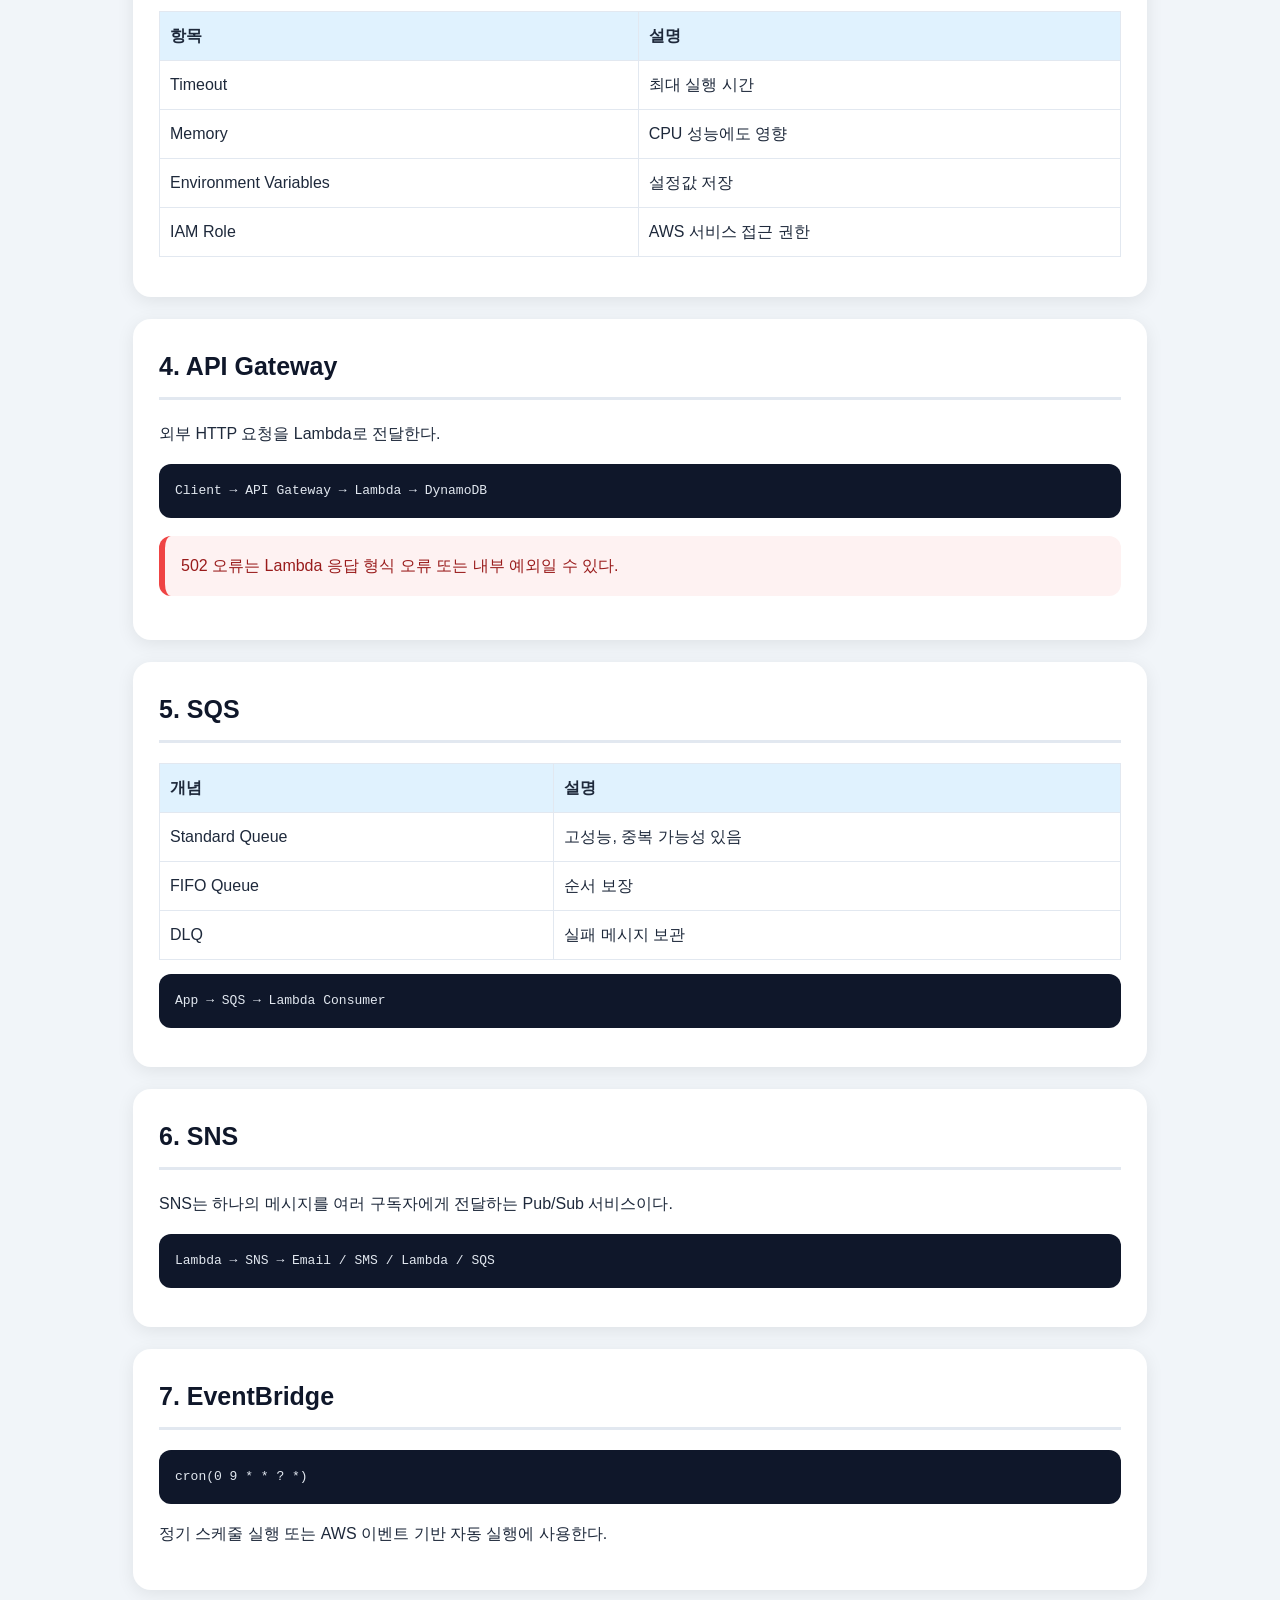
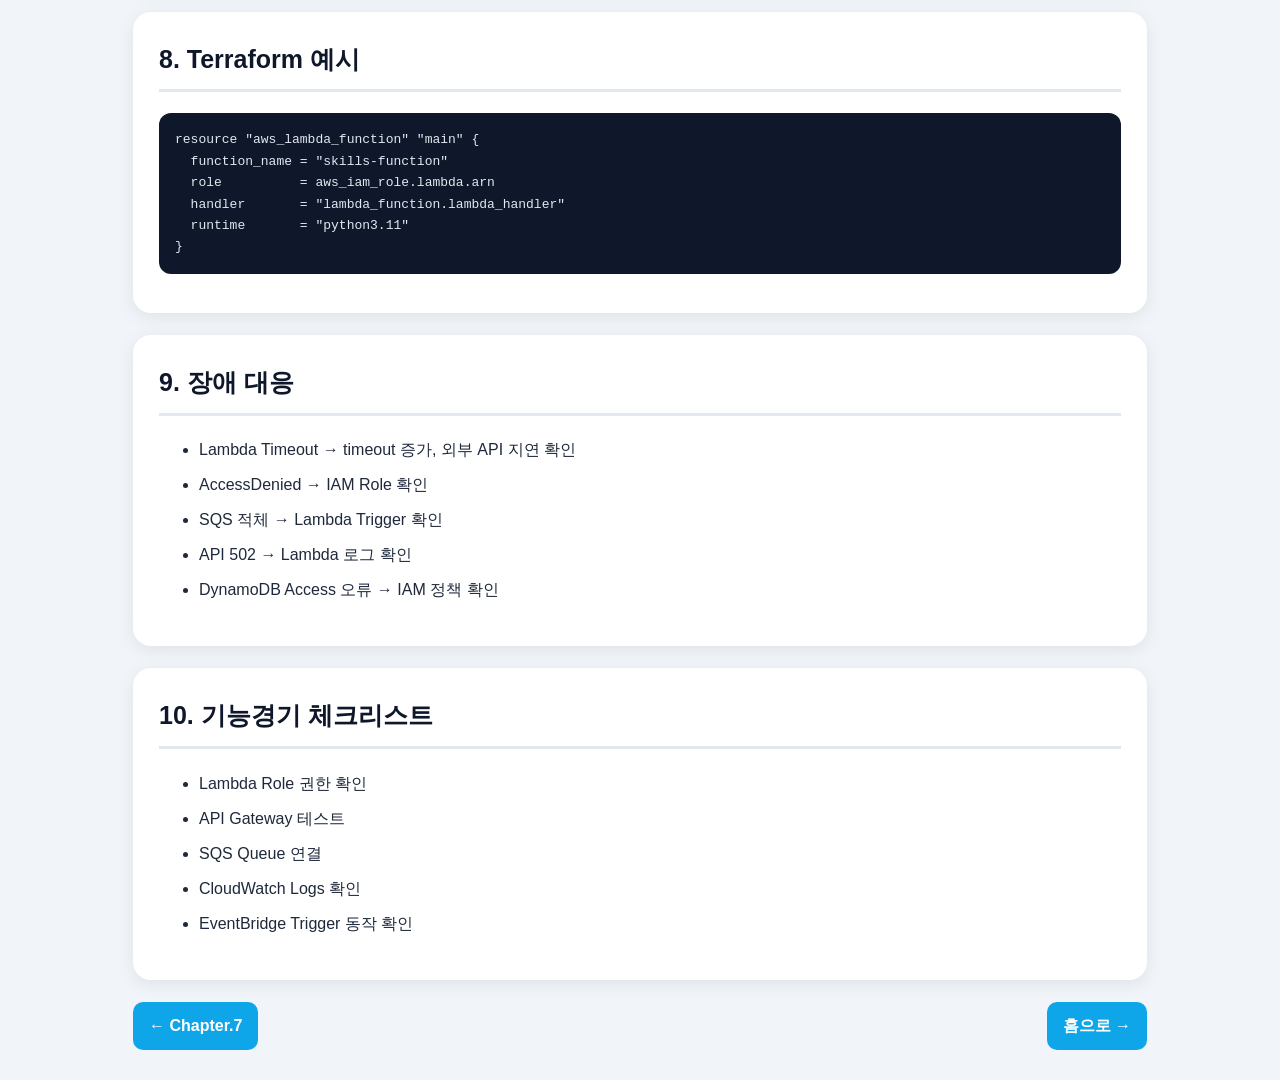
<file: chapter_8_serverless.html>
<!DOCTYPE html>
<html lang="ko">
<head>
  <meta charset="UTF-8" />
  <meta name="viewport" content="width=device-width, initial-scale=1.0" />
  <title>Chapter 8. Serverless & Event-Driven Architecture</title>
  <style>
*{box-sizing:border-box}body{margin:0;font-family:'Noto Sans KR',sans-serif;background:#f1f5f9;color:#1e293b;line-height:1.75}header{background:linear-gradient(135deg,#1e3a5f,#0ea5e9);padding:38px 20px;color:white}header .wrap,main{max-width:1050px;margin:auto}header h1{margin:0;font-size:32px;color:white}header p{margin:8px 0 0;color:#e0f2fe}nav{background:#0f172a;padding:12px;display:flex;gap:8px;flex-wrap:wrap;justify-content:center;position:sticky;top:0;z-index:10}nav a{color:#cbd5e1;text-decoration:none;padding:9px 13px;border-radius:10px;font-weight:700;font-size:14px}nav a:hover,.active{background:#0ea5e9;color:white}main{padding:30px 18px}.box{background:white;border-radius:18px;padding:26px;margin-bottom:22px;box-shadow:0 4px 18px rgba(0,0,0,.08)}h2{font-size:25px;color:#0f172a;border-bottom:3px solid #e2e8f0;padding-bottom:8px;margin-top:0}h3{font-size:18px;color:#1e3a5f;margin-top:24px}.grid{display:grid;grid-template-columns:repeat(auto-fit,minmax(240px,1fr));gap:14px}.card{background:#f8fafc;border:1px solid #e2e8f0;border-left:5px solid #0ea5e9;border-radius:14px;padding:16px}.card b{display:block;color:#0f172a;margin-bottom:5px}.tip{background:#fffbeb;border-left:6px solid #f59e0b;padding:16px;border-radius:12px;margin:18px 0;color:#92400e}.warn{background:#fef2f2;border-left:6px solid #ef4444;padding:16px;border-radius:12px;margin:18px 0;color:#991b1b}pre{background:#0f172a;color:#e2e8f0;padding:16px;border-radius:12px;overflow:auto;font-size:13px;line-height:1.65}table{width:100%;border-collapse:collapse;background:white;margin:14px 0}th,td{border:1px solid #e2e8f0;padding:10px;text-align:left;vertical-align:top}th{background:#e0f2fe}.next{display:flex;justify-content:space-between;gap:10px}.btn{display:inline-block;background:#0ea5e9;color:white;text-decoration:none;border-radius:10px;padding:10px 16px;font-weight:800}.check li{margin:7px 0}.diagram{background:#f8fafc;border:1px dashed #94a3b8;border-radius:14px;padding:16px;font-family:monospace;white-space:pre;overflow:auto}
  </style>
</head>
<body>
<header><div class="wrap"><h1>Chapter 8. Serverless & Event-Driven Architecture</h1><p>Lambda · API Gateway · SQS · SNS · EventBridge · DynamoDB</p></div></header>
<nav aria-label="주요 학습 목차">
  <a href="index.html">홈</a>
  <a href="chapter_aws_basic.html">AWS 기초</a>
  <a href="aws_notes.html">AWS 한글 핵심 노트</a>
  <a href="task1_solution.html">1과제 기출풀이</a>
  <a href="chapter_1_linux.html">1. Linux</a>
  <a href="chapter_2_network.html">2. Network</a>
  <a href="chapter_3_database.html">3. Database</a>
  <a href="chapter_4_docker_ecs.html">4. Docker/ECS</a>
  <a href="chapter_5_eks.html">5. EKS</a>
  <a href="chapter_6_terraform.html">6. Terraform</a>
  <a href="chapter_7_monitoring.html">7. Monitoring</a>
  <a class="active" href="chapter_8_serverless.html">8. Serverless</a>
</nav>
<main>
<section class="box"><h2>1. 서버리스 개요</h2><p>서버리스는 서버를 직접 관리하지 않고 이벤트 기반으로 코드를 실행하는 아키텍처이다. 기능경기 자동화 과제에서 Lambda, API Gateway, SQS, SNS, EventBridge 조합이 자주 사용된다.</p><div class="grid"><div class="card"><b>Lambda</b>코드 실행</div><div class="card"><b>API Gateway</b>HTTP API 진입점</div><div class="card"><b>SQS</b>비동기 메시지 큐</div><div class="card"><b>SNS</b>알림/팬아웃</div></div></section>
<section class="box"><h2>2. 대표 아키텍처</h2><div class="diagram">Client
  ↓
API Gateway
  ↓
Lambda
  ↓
DynamoDB

App
  ↓
SQS
  ↓
Lambda Worker
  ↓
SNS Notification

EventBridge Schedule
  ↓
Lambda</div></section>
<section class="box"><h2>3. Lambda</h2><pre>def lambda_handler(event, context):
    return {
        'statusCode': 200,
        'body': 'Hello Skills'
    }</pre><table><tr><th>항목</th><th>설명</th></tr><tr><td>Timeout</td><td>최대 실행 시간</td></tr><tr><td>Memory</td><td>CPU 성능에도 영향</td></tr><tr><td>Environment Variables</td><td>설정값 저장</td></tr><tr><td>IAM Role</td><td>AWS 서비스 접근 권한</td></tr></table></section>
<section class="box"><h2>4. API Gateway</h2><p>외부 HTTP 요청을 Lambda로 전달한다.</p><pre>Client → API Gateway → Lambda → DynamoDB</pre><div class="warn">502 오류는 Lambda 응답 형식 오류 또는 내부 예외일 수 있다.</div></section>
<section class="box"><h2>5. SQS</h2><table><tr><th>개념</th><th>설명</th></tr><tr><td>Standard Queue</td><td>고성능, 중복 가능성 있음</td></tr><tr><td>FIFO Queue</td><td>순서 보장</td></tr><tr><td>DLQ</td><td>실패 메시지 보관</td></tr></table><pre>App → SQS → Lambda Consumer</pre></section>
<section class="box"><h2>6. SNS</h2><p>SNS는 하나의 메시지를 여러 구독자에게 전달하는 Pub/Sub 서비스이다.</p><pre>Lambda → SNS → Email / SMS / Lambda / SQS</pre></section>
<section class="box"><h2>7. EventBridge</h2><pre>cron(0 9 * * ? *)</pre><p>정기 스케줄 실행 또는 AWS 이벤트 기반 자동 실행에 사용한다.</p></section>
<section class="box"><h2>8. Terraform 예시</h2><pre>resource "aws_lambda_function" "main" {
  function_name = "skills-function"
  role          = aws_iam_role.lambda.arn
  handler       = "lambda_function.lambda_handler"
  runtime       = "python3.11"
}</pre></section>
<section class="box"><h2>9. 장애 대응</h2><ul class="check"><li>Lambda Timeout → timeout 증가, 외부 API 지연 확인</li><li>AccessDenied → IAM Role 확인</li><li>SQS 적체 → Lambda Trigger 확인</li><li>API 502 → Lambda 로그 확인</li><li>DynamoDB Access 오류 → IAM 정책 확인</li></ul></section>
<section class="box"><h2>10. 기능경기 체크리스트</h2><ul class="check"><li>Lambda Role 권한 확인</li><li>API Gateway 테스트</li><li>SQS Queue 연결</li><li>CloudWatch Logs 확인</li><li>EventBridge Trigger 동작 확인</li></ul></section>
<div class="next"><a class="btn" href="chapter_7_monitoring.html">← Chapter.7</a><a class="btn" href="index.html">홈으로 →</a></div>
</main></body></html>
</file>
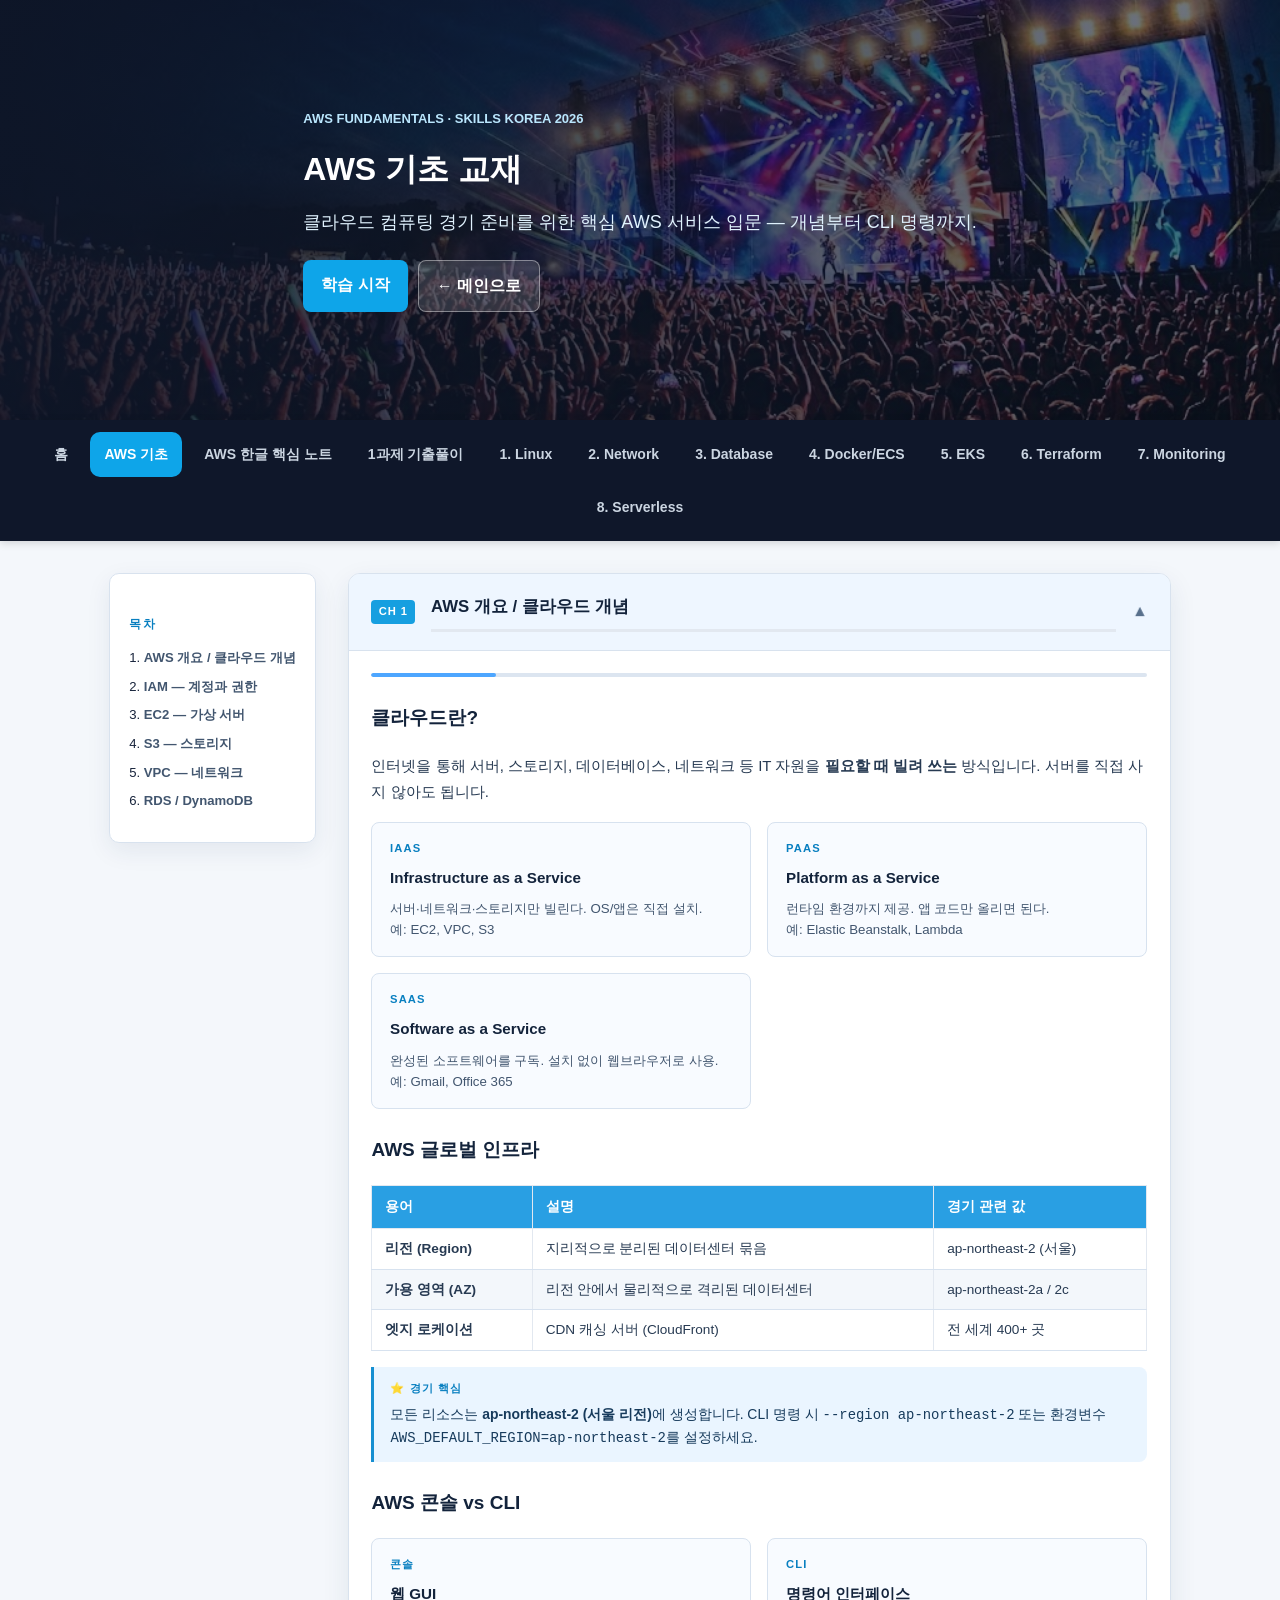
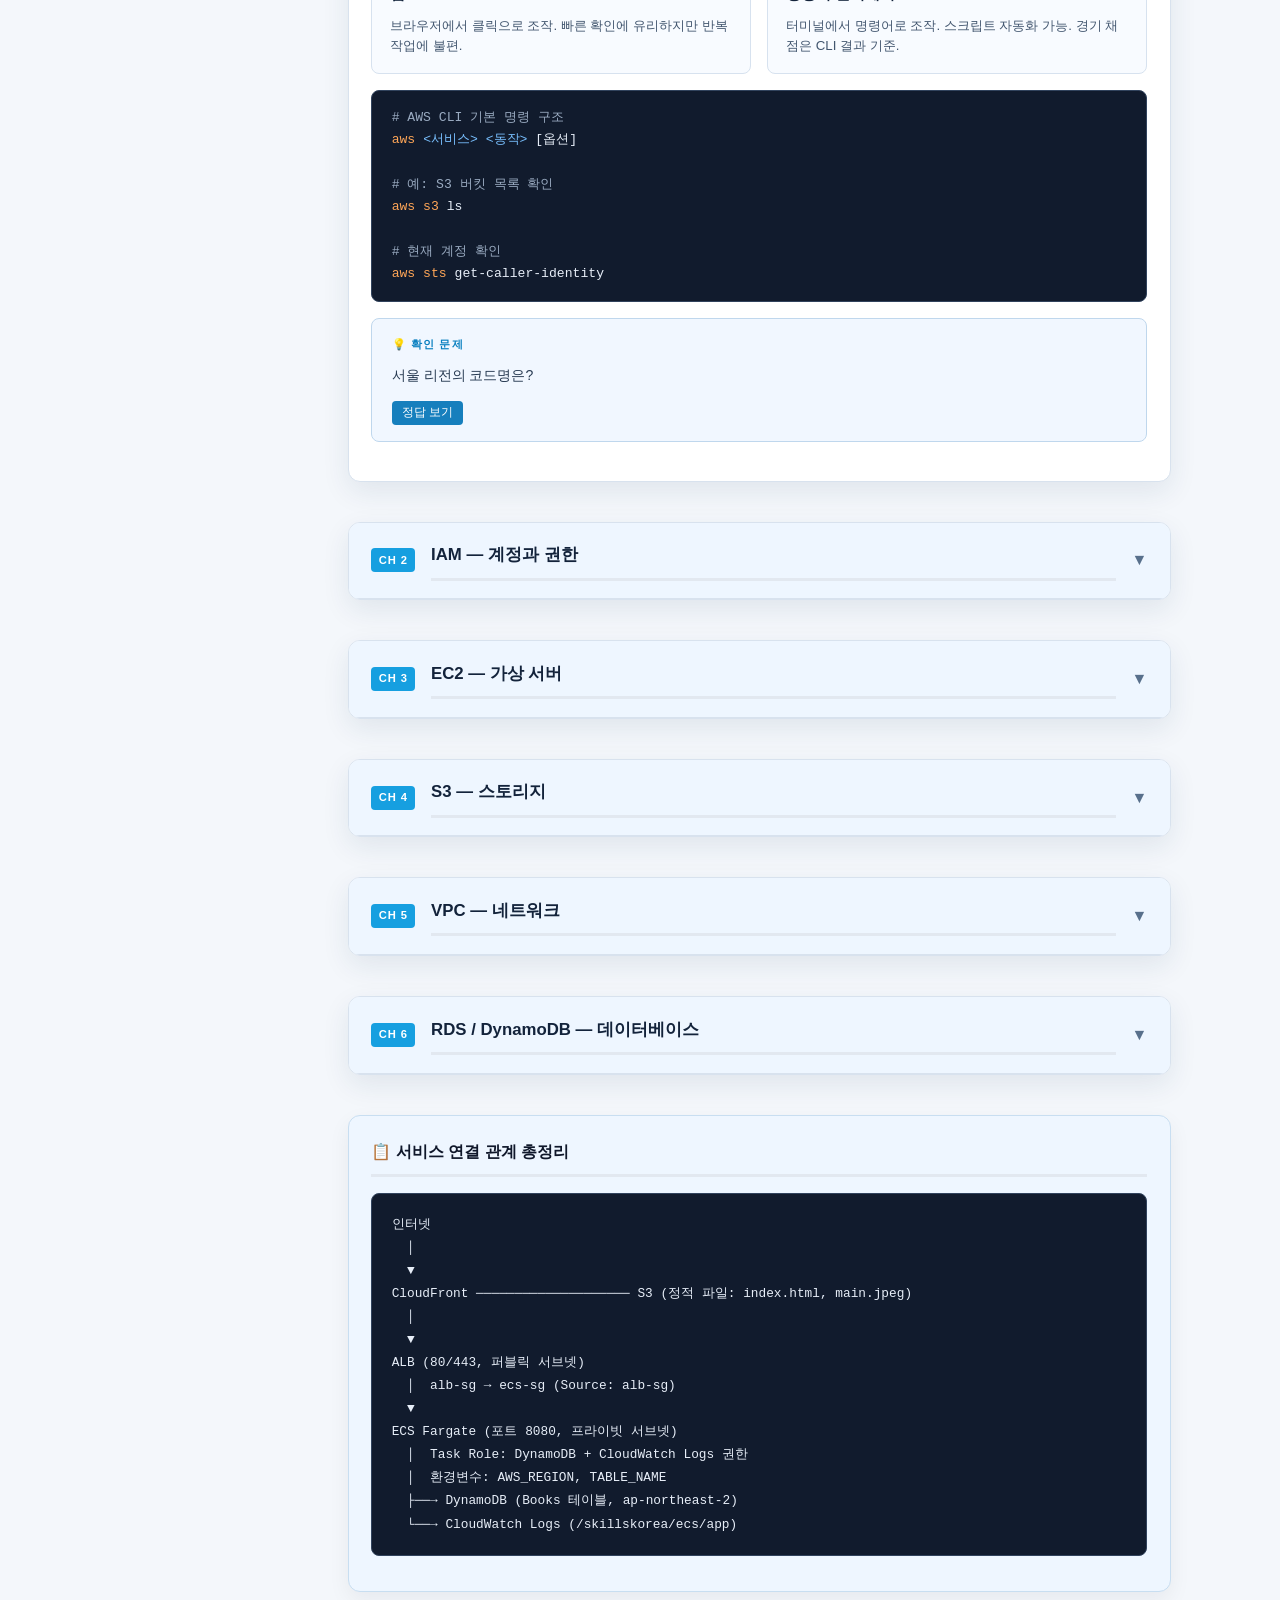
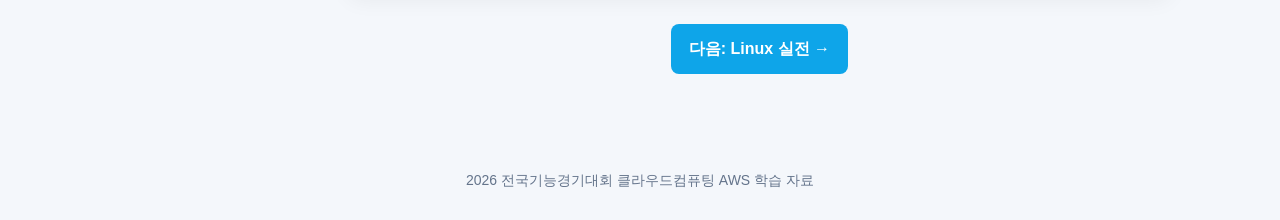
<file: chapter_aws_basic.html>
<!DOCTYPE html>
<html lang="ko">
<head>
<meta charset="UTF-8" />
<meta name="viewport" content="width=device-width, initial-scale=1.0" />
<title>AWS 기초 — 클라우드 컴퓨팅 경기 준비</title>
<link rel="stylesheet" href="style.css" />
<style>
  /* ── 목차 사이드바 ── */
  .toc-wrap {
    display: flex;
    gap: 2rem;
    align-items: flex-start;
    max-width: 1100px;
    margin: 2rem auto;
    padding: 0 1.2rem;
  }
  .toc {
    position: sticky;
    top: 72px;
    min-width: 200px;
    background: var(--surface, #1a1f2e);
    border: 1px solid var(--border, #2e3548);
    border-radius: 10px;
    padding: 1rem 1.2rem;
    font-size: 0.82rem;
  }
  .toc h3 {
    font-size: 0.72rem;
    letter-spacing: 0.12em;
    text-transform: uppercase;
    color: var(--accent, #4da6ff);
    margin-bottom: 0.7rem;
  }
  .toc ol { padding-left: 1.1em; }
  .toc li { margin: 0.35rem 0; }
  .toc a { color: var(--text-muted, #9aa4bb); text-decoration: none; }
  .toc a:hover { color: var(--accent, #4da6ff); }
  .toc-content { flex: 1; min-width: 0; }

  /* ── 섹션 구분 ── */
  .aws-section {
    margin-bottom: 2.5rem;
    background: var(--surface, #1a1f2e);
    border: 1px solid var(--border, #2e3548);
    border-radius: 12px;
    overflow: hidden;
  }
  .aws-section-header {
    display: flex;
    align-items: center;
    gap: 1rem;
    padding: 1.1rem 1.4rem;
    background: var(--surface2, #141824);
    border-bottom: 1px solid var(--border, #2e3548);
    cursor: pointer;
    user-select: none;
  }
  .aws-section-header:hover { background: #1c2133; }
  .section-badge {
    font-size: 0.7rem;
    font-weight: 700;
    letter-spacing: 0.08em;
    padding: 0.2em 0.65em;
    border-radius: 4px;
    background: var(--accent, #4da6ff);
    color: #0a0e18;
    white-space: nowrap;
  }
  .aws-section-header h2 {
    font-size: 1.05rem;
    font-weight: 700;
    flex: 1;
    margin: 0;
  }
  .toggle-icon { font-size: 1rem; color: var(--text-muted, #9aa4bb); transition: transform 0.2s; }
  .aws-section.open .toggle-icon { transform: rotate(180deg); }
  .aws-section-body {
    display: none;
    padding: 1.4rem;
  }
  .aws-section.open .aws-section-body { display: block; }

  /* ── 개념 카드 ── */
  .concept-grid {
    display: grid;
    grid-template-columns: repeat(auto-fill, minmax(260px, 1fr));
    gap: 1rem;
    margin: 1rem 0;
  }
  .concept-card {
    background: var(--surface2, #141824);
    border: 1px solid var(--border, #2e3548);
    border-radius: 8px;
    padding: 1rem 1.1rem;
  }
  .concept-card .label {
    font-size: 0.7rem;
    font-weight: 700;
    letter-spacing: 0.1em;
    color: var(--accent, #4da6ff);
    text-transform: uppercase;
    margin-bottom: 0.4rem;
  }
  .concept-card h4 { font-size: 0.95rem; margin: 0 0 0.5rem; }
  .concept-card p { font-size: 0.83rem; color: var(--text-muted, #9aa4bb); margin: 0; line-height: 1.55; }

  /* ── 비교 테이블 ── */
  .compare-table {
    width: 100%;
    border-collapse: collapse;
    font-size: 0.85rem;
    margin: 1rem 0;
  }
  .compare-table th {
    background: var(--accent, #4da6ff);
    color: #0a0e18;
    padding: 0.55rem 0.8rem;
    text-align: left;
    font-weight: 700;
  }
  .compare-table td {
    padding: 0.5rem 0.8rem;
    border-bottom: 1px solid var(--border, #2e3548);
    vertical-align: top;
  }
  .compare-table tr:nth-child(even) td { background: var(--surface2, #141824); }

  /* ── 코드 블록 ── */
  .code-block {
    background: #0d1117;
    border: 1px solid #2e3548;
    border-radius: 8px;
    padding: 1rem 1.2rem;
    font-family: 'Courier New', monospace;
    font-size: 0.82rem;
    line-height: 1.7;
    overflow-x: auto;
    margin: 0.8rem 0;
    white-space: pre;
  }
  .code-block .comment { color: #6e7681; }
  .code-block .key { color: #79c0ff; }
  .code-block .val { color: #a5d6ff; }
  .code-block .cmd { color: #ffa657; }

  /* ── 핵심 포인트 ── */
  .key-point {
    background: #0f2040;
    border-left: 3px solid #4da6ff;
    border-radius: 0 8px 8px 0;
    padding: 0.8rem 1rem;
    margin: 0.8rem 0;
    font-size: 0.87rem;
    line-height: 1.6;
  }
  .key-point .kp-label {
    font-size: 0.7rem;
    font-weight: 700;
    color: #4da6ff;
    letter-spacing: 0.1em;
    text-transform: uppercase;
    margin-bottom: 0.3rem;
  }

  /* ── 경고/주의 ── */
  .warn-box {
    background: #1f1500;
    border-left: 3px solid #e3a22b;
    border-radius: 0 8px 8px 0;
    padding: 0.8rem 1rem;
    margin: 0.8rem 0;
    font-size: 0.87rem;
    line-height: 1.6;
    color: #f0c060;
  }
  .warn-box .w-label {
    font-size: 0.7rem;
    font-weight: 700;
    letter-spacing: 0.1em;
    text-transform: uppercase;
    margin-bottom: 0.3rem;
    color: #e3a22b;
  }

  /* ── 체크리스트 ── */
  .checklist { list-style: none; padding: 0; margin: 0.8rem 0; }
  .checklist li {
    display: flex;
    align-items: flex-start;
    gap: 0.6rem;
    padding: 0.4rem 0;
    font-size: 0.87rem;
    border-bottom: 1px solid var(--border, #2e3548);
  }
  .checklist li:last-child { border-bottom: none; }
  .checklist li::before {
    content: "☐";
    color: #4da6ff;
    font-size: 1rem;
    line-height: 1.2;
    flex-shrink: 0;
  }

  /* ── 아키텍처 다이어그램 ── */
  .arch-diagram {
    background: #0d1117;
    border: 1px solid #2e3548;
    border-radius: 8px;
    padding: 1.2rem;
    font-family: 'Courier New', monospace;
    font-size: 0.8rem;
    line-height: 1.8;
    overflow-x: auto;
    color: #c9d1d9;
    margin: 0.8rem 0;
    white-space: pre;
  }

  /* ── 퀴즈 ── */
  .quiz-box {
    background: #0a1628;
    border: 1px solid #1e3a5f;
    border-radius: 8px;
    padding: 1rem 1.2rem;
    margin: 1rem 0;
  }
  .quiz-box .q-label {
    font-size: 0.7rem;
    font-weight: 700;
    letter-spacing: 0.1em;
    color: #58a6ff;
    text-transform: uppercase;
    margin-bottom: 0.5rem;
  }
  .quiz-box p { font-size: 0.88rem; margin: 0.3rem 0; }
  .quiz-ans {
    display: none;
    margin-top: 0.7rem;
    padding: 0.6rem 0.8rem;
    background: #102030;
    border-radius: 6px;
    font-size: 0.85rem;
    color: #7ee787;
    border: 1px solid #2e5075;
  }
  .quiz-toggle {
    background: #1e3a5f;
    border: none;
    color: #58a6ff;
    padding: 0.3em 0.8em;
    border-radius: 4px;
    cursor: pointer;
    font-size: 0.78rem;
    margin-top: 0.5rem;
  }
  .quiz-toggle:hover { background: #2a4e7a; }

  /* ── 진행 바 ── */
  .progress-bar {
    background: var(--border, #2e3548);
    border-radius: 99px;
    height: 4px;
    margin-bottom: 1.5rem;
    overflow: hidden;
  }
  .progress-fill { height: 100%; background: #4da6ff; border-radius: 99px; }

  /* ── 반응형 ── */
  @media (max-width: 768px) {
    .toc-wrap { flex-direction: column; }
    .toc { position: static; width: 100%; min-width: 0; }
    .concept-grid { grid-template-columns: 1fr; }
  }

  /* ── 밝은 화면 가독성 보정 ── */
  body { background: #f4f7fb; color: #17233b; }
  .toc {
    background: #ffffff;
    border-color: #d8e2ee;
    box-shadow: 0 8px 24px rgba(27, 55, 90, 0.08);
  }
  .toc h3 { color: #087fc0; }
  .toc a { color: #42566f; font-weight: 600; }
  .toc a:hover { color: #087fc0; }
  .aws-section {
    background: #ffffff;
    border-color: #d8e2ee;
    box-shadow: 0 10px 28px rgba(27, 55, 90, 0.09);
  }
  .aws-section-header {
    background: #eef6ff;
    border-bottom-color: #d8e2ee;
    color: #14243b;
  }
  .aws-section-header:hover { background: #e2f1ff; }
  .aws-section-header h2,
  .aws-section-body h3,
  .concept-card h4 { color: #13233b; }
  .toggle-icon { color: #58708c; }
  .section-badge { background: #169fe0; color: #ffffff; }
  .aws-section-body,
  .aws-section-body p,
  .aws-section-body li,
  .aws-section-body td { color: #273a52; }
  .concept-card {
    background: #f8fbff;
    border-color: #d7e2ef;
  }
  .concept-card .label { color: #087fc0; }
  .concept-card p { color: #42566f; }
  .compare-table { border: 1px solid #d7e2ef; }
  .compare-table th { background: #299fe3; color: #ffffff; }
  .compare-table td { border-bottom-color: #d7e2ef; background: #ffffff; }
  .compare-table tr:nth-child(even) td { background: #f3f7fb; }
  .code-block,
  .arch-diagram { background: #111b2d; border-color: #31435d; color: #e7eef8; }
  .code-block .comment { color: #9aabc1; }
  .key-point { background: #eaf5ff; border-left-color: #168fd1; color: #173b5c; }
  .key-point .kp-label { color: #087fc0; }
  .warn-box { background: #fff8e7; border-left-color: #e5a11a; color: #6b4a00; }
  .warn-box .w-label { color: #a86700; }
  .quiz-box { background: #f1f7ff; border-color: #bfd7ed; color: #22364e; }
  .quiz-box .q-label { color: #087fc0; }
  .quiz-ans { background: #eaf8ef; color: #176536; border-color: #b9dfc5; }
  .quiz-toggle { background: #167fbd; color: #ffffff; }
  .quiz-toggle:hover { background: #0c669c; }
  .progress-bar { background: #dce5f0; }
  .checklist li { border-bottom-color: #dce5f0; }
  .toc-content > .box {
    background: #eef6ff !important;
    border-color: #c8def1 !important;
    color: #17233b !important;
  }
  @media (max-width: 768px) {
    .aws-section-body { padding: 1rem; }
  }

</style>
</head>
<body>

<header class="home-hero">
  <div class="wrap">
    <p class="eyebrow">AWS Fundamentals · Skills Korea 2026</p>
    <h1>AWS 기초 교재</h1>
    <p class="lead">클라우드 컴퓨팅 경기 준비를 위한 핵심 AWS 서비스 입문 — 개념부터 CLI 명령까지.</p>
    <div class="hero-actions">
      <a class="btn" href="#ch1">학습 시작</a>
      <a class="btn secondary" href="index.html">← 메인으로</a>
    </div>
  </div>
</header>

<nav aria-label="주요 학습 목차">
  <a href="index.html">홈</a>
  <a class="active" href="chapter_aws_basic.html">AWS 기초</a>
  <a href="aws_notes.html">AWS 한글 핵심 노트</a>
  <a href="task1_solution.html">1과제 기출풀이</a>
  <a href="chapter_1_linux.html">1. Linux</a>
  <a href="chapter_2_network.html">2. Network</a>
  <a href="chapter_3_database.html">3. Database</a>
  <a href="chapter_4_docker_ecs.html">4. Docker/ECS</a>
  <a href="chapter_5_eks.html">5. EKS</a>
  <a href="chapter_6_terraform.html">6. Terraform</a>
  <a href="chapter_7_monitoring.html">7. Monitoring</a>
  <a href="chapter_8_serverless.html">8. Serverless</a>
</nav>

<div class="toc-wrap">

  <!-- ── 사이드 목차 ── -->
  <aside class="toc">
    <h3>목차</h3>
    <ol>
      <li><a href="#ch1">AWS 개요 / 클라우드 개념</a></li>
      <li><a href="#ch2">IAM — 계정과 권한</a></li>
      <li><a href="#ch3">EC2 — 가상 서버</a></li>
      <li><a href="#ch4">S3 — 스토리지</a></li>
      <li><a href="#ch5">VPC — 네트워크</a></li>
      <li><a href="#ch6">RDS / DynamoDB</a></li>
    </ol>
  </aside>

  <!-- ── 본문 ── -->
  <div class="toc-content">

    <!-- ━━━━━ CH1: AWS 개요 ━━━━━ -->
    <div class="aws-section open" id="ch1">
      <div class="aws-section-header" onclick="toggle(this)">
        <span class="section-badge">CH 1</span>
        <h2>AWS 개요 / 클라우드 개념</h2>
        <span class="toggle-icon">▼</span>
      </div>
      <div class="aws-section-body">
        <div class="progress-bar"><div class="progress-fill" style="width:16%"></div></div>

        <h3>클라우드란?</h3>
        <p>인터넷을 통해 서버, 스토리지, 데이터베이스, 네트워크 등 IT 자원을 <strong>필요할 때 빌려 쓰는</strong> 방식입니다. 서버를 직접 사지 않아도 됩니다.</p>

        <div class="concept-grid">
          <div class="concept-card">
            <div class="label">IaaS</div>
            <h4>Infrastructure as a Service</h4>
            <p>서버·네트워크·스토리지만 빌린다. OS/앱은 직접 설치. <br>예: EC2, VPC, S3</p>
          </div>
          <div class="concept-card">
            <div class="label">PaaS</div>
            <h4>Platform as a Service</h4>
            <p>런타임 환경까지 제공. 앱 코드만 올리면 된다. <br>예: Elastic Beanstalk, Lambda</p>
          </div>
          <div class="concept-card">
            <div class="label">SaaS</div>
            <h4>Software as a Service</h4>
            <p>완성된 소프트웨어를 구독. 설치 없이 웹브라우저로 사용. <br>예: Gmail, Office 365</p>
          </div>
        </div>

        <h3>AWS 글로벌 인프라</h3>
        <table class="compare-table">
          <thead><tr><th>용어</th><th>설명</th><th>경기 관련 값</th></tr></thead>
          <tbody>
            <tr><td><strong>리전 (Region)</strong></td><td>지리적으로 분리된 데이터센터 묶음</td><td>ap-northeast-2 (서울)</td></tr>
            <tr><td><strong>가용 영역 (AZ)</strong></td><td>리전 안에서 물리적으로 격리된 데이터센터</td><td>ap-northeast-2a / 2c</td></tr>
            <tr><td><strong>엣지 로케이션</strong></td><td>CDN 캐싱 서버 (CloudFront)</td><td>전 세계 400+ 곳</td></tr>
          </tbody>
        </table>

        <div class="key-point">
          <div class="kp-label">⭐ 경기 핵심</div>
          모든 리소스는 <strong>ap-northeast-2 (서울 리전)</strong>에 생성합니다. CLI 명령 시 <code>--region ap-northeast-2</code> 또는 환경변수 <code>AWS_DEFAULT_REGION=ap-northeast-2</code>를 설정하세요.
        </div>

        <h3>AWS 콘솔 vs CLI</h3>
        <div class="concept-grid">
          <div class="concept-card">
            <div class="label">콘솔</div>
            <h4>웹 GUI</h4>
            <p>브라우저에서 클릭으로 조작. 빠른 확인에 유리하지만 반복 작업에 불편.</p>
          </div>
          <div class="concept-card">
            <div class="label">CLI</div>
            <h4>명령어 인터페이스</h4>
            <p>터미널에서 명령어로 조작. 스크립트 자동화 가능. 경기 채점은 CLI 결과 기준.</p>
          </div>
        </div>

        <div class="code-block"><span class="comment"># AWS CLI 기본 명령 구조</span>
<span class="cmd">aws</span> <span class="key">&lt;서비스&gt;</span> <span class="key">&lt;동작&gt;</span> [옵션]

<span class="comment"># 예: S3 버킷 목록 확인</span>
<span class="cmd">aws s3</span> ls

<span class="comment"># 현재 계정 확인</span>
<span class="cmd">aws sts</span> get-caller-identity</div>

        <div class="quiz-box">
          <div class="q-label">💡 확인 문제</div>
          <p>서울 리전의 코드명은?</p>
          <button class="quiz-toggle" onclick="showAns(this)">정답 보기</button>
          <div class="quiz-ans">ap-northeast-2</div>
        </div>

      </div>
    </div>

    <!-- ━━━━━ CH2: IAM ━━━━━ -->
    <div class="aws-section" id="ch2">
      <div class="aws-section-header" onclick="toggle(this)">
        <span class="section-badge">CH 2</span>
        <h2>IAM — 계정과 권한</h2>
        <span class="toggle-icon">▼</span>
      </div>
      <div class="aws-section-body">
        <div class="progress-bar"><div class="progress-fill" style="width:33%"></div></div>

        <h3>IAM이란?</h3>
        <p>AWS 리소스에 <strong>누가, 무엇을, 어디서 할 수 있는지</strong>를 정의하는 서비스입니다. "열쇠와 자물쇠 관리자"로 생각하세요.</p>

        <div class="concept-grid">
          <div class="concept-card">
            <div class="label">사용자 (User)</div>
            <h4>IAM User</h4>
            <p>실제 사람 또는 애플리케이션 계정. 액세스 키(Access Key + Secret Key)로 인증.</p>
          </div>
          <div class="concept-card">
            <div class="label">그룹 (Group)</div>
            <h4>IAM Group</h4>
            <p>여러 사용자를 묶어 동일한 권한을 한번에 부여. 예: Developers 그룹.</p>
          </div>
          <div class="concept-card">
            <div class="label">역할 (Role)</div>
            <h4>IAM Role</h4>
            <p>EC2, Lambda 등 AWS 서비스가 다른 서비스를 호출할 때 사용. 액세스 키 불필요.</p>
          </div>
          <div class="concept-card">
            <div class="label">정책 (Policy)</div>
            <h4>IAM Policy</h4>
            <p>허용/거부 규칙을 JSON으로 작성. User/Group/Role에 연결해서 권한 부여.</p>
          </div>
        </div>

        <h3>IAM Policy 구조</h3>
        <div class="code-block">{
  <span class="key">"Version"</span>: <span class="val">"2012-10-17"</span>,
  <span class="key">"Statement"</span>: [
    {
      <span class="key">"Effect"</span>:   <span class="val">"Allow"</span>,           <span class="comment">// Allow 또는 Deny</span>
      <span class="key">"Action"</span>:   <span class="val">"s3:GetObject"</span>,    <span class="comment">// 허용할 작업</span>
      <span class="key">"Resource"</span>: <span class="val">"arn:aws:s3:::my-bucket/*"</span>  <span class="comment">// 대상 리소스</span>
    }
  ]
}</div>

        <div class="warn-box">
          <div class="w-label">⚠ 경기 주의사항</div>
          경기 환경에서는 <strong>IAM 액세스 키를 직접 생성하지 않습니다.</strong> EC2/ECS에는 <strong>IAM Role을 인스턴스 프로파일로 연결</strong>하여 권한을 부여합니다. 코드에 키를 하드코딩하면 감점됩니다.
        </div>

        <h3>주요 CLI 명령</h3>
        <div class="code-block"><span class="comment"># 현재 자격증명 확인</span>
<span class="cmd">aws sts</span> get-caller-identity

<span class="comment"># IAM Role 목록 조회</span>
<span class="cmd">aws iam</span> list-roles --query "Roles[].RoleName" --output table

<span class="comment"># Role에 연결된 정책 확인</span>
<span class="cmd">aws iam</span> list-attached-role-policies --role-name <span class="val">MyRole</span>

<span class="comment"># EC2 인스턴스 프로파일 연결 확인</span>
<span class="cmd">aws ec2</span> describe-iam-instance-profile-associations</div>

        <h3>최소 권한 원칙 (Least Privilege)</h3>
        <ul class="checklist">
          <li>필요한 권한만 부여, 절대 AdministratorAccess를 무분별하게 사용하지 않는다</li>
          <li>ECS Task에는 필요한 서비스만 접근 가능한 Task Role을 생성한다</li>
          <li>DynamoDB 접근 Role에는 dynamodb:PutItem, GetItem, Query 등 필요한 것만 허용</li>
          <li>CloudWatch Logs 접근에는 logs:CreateLogGroup, logs:PutLogEvents만 부여</li>
        </ul>

        <div class="quiz-box">
          <div class="q-label">💡 확인 문제</div>
          <p>EC2 인스턴스가 S3에서 파일을 읽게 하려면 무엇을 사용해야 하나요? ①액세스 키 ②IAM Role</p>
          <button class="quiz-toggle" onclick="showAns(this)">정답 보기</button>
          <div class="quiz-ans">② IAM Role — 인스턴스 프로파일로 EC2에 Role을 연결합니다. 액세스 키는 코드에 하드코딩하면 보안 위험이 있고, 경기에서도 감점 대상입니다.</div>
        </div>

      </div>
    </div>

    <!-- ━━━━━ CH3: EC2 ━━━━━ -->
    <div class="aws-section" id="ch3">
      <div class="aws-section-header" onclick="toggle(this)">
        <span class="section-badge">CH 3</span>
        <h2>EC2 — 가상 서버</h2>
        <span class="toggle-icon">▼</span>
      </div>
      <div class="aws-section-body">
        <div class="progress-bar"><div class="progress-fill" style="width:50%"></div></div>

        <h3>EC2란?</h3>
        <p>AWS에서 제공하는 <strong>가상 서버(Virtual Machine)</strong>입니다. CPU, 메모리, 스토리지를 선택해 몇 분 안에 서버를 시작할 수 있습니다.</p>

        <h3>핵심 구성요소</h3>
        <table class="compare-table">
          <thead><tr><th>구성요소</th><th>설명</th><th>경기 기본값</th></tr></thead>
          <tbody>
            <tr><td><strong>AMI</strong></td><td>인스턴스 시작 이미지 (OS + 기본 소프트웨어)</td><td>Amazon Linux 2023</td></tr>
            <tr><td><strong>인스턴스 타입</strong></td><td>CPU/메모리 사양 (t3.micro, m5.large 등)</td><td>t3.micro (프리티어)</td></tr>
            <tr><td><strong>키 페어</strong></td><td>SSH 접속에 사용하는 공개키/개인키 쌍</td><td>.pem 파일 생성 후 보관</td></tr>
            <tr><td><strong>보안 그룹</strong></td><td>인스턴스의 방화벽. 인바운드/아웃바운드 규칙</td><td>SSH(22), HTTP(80), 앱포트</td></tr>
            <tr><td><strong>사용자 데이터</strong></td><td>인스턴스 최초 시작 시 자동 실행할 스크립트</td><td>패키지 설치, 서비스 시작</td></tr>
          </tbody>
        </table>

        <h3>보안 그룹 규칙 예시</h3>
        <div class="code-block"><span class="comment"># 보안 그룹 생성</span>
<span class="cmd">aws ec2</span> create-security-group \
  --group-name <span class="val">web-sg</span> \
  --description <span class="val">"Web server SG"</span> \
  --vpc-id <span class="val">vpc-xxxxxxxx</span>

<span class="comment"># HTTP(80) 허용</span>
<span class="cmd">aws ec2</span> authorize-security-group-ingress \
  --group-id <span class="val">sg-xxxxxxxx</span> \
  --protocol tcp --port 80 --cidr <span class="val">0.0.0.0/0</span>

<span class="comment"># SSH(22) 허용</span>
<span class="cmd">aws ec2</span> authorize-security-group-ingress \
  --group-id <span class="val">sg-xxxxxxxx</span> \
  --protocol tcp --port 22 --cidr <span class="val">0.0.0.0/0</span></div>

        <h3>사용자 데이터 (User Data) 예시</h3>
        <div class="code-block">#!/bin/bash
<span class="comment"># EC2 시작 시 자동 실행됩니다</span>
yum update -y
yum install -y docker
systemctl start docker
systemctl enable docker
usermod -aG docker ec2-user</div>

        <h3>주요 CLI 명령</h3>
        <div class="code-block"><span class="comment"># 실행 중인 인스턴스 목록</span>
<span class="cmd">aws ec2</span> describe-instances \
  --filters "Name=instance-state-name,Values=running" \
  --query "Reservations[].Instances[].[InstanceId,PublicIpAddress,Tags[?Key=='Name'].Value|[0]]" \
  --output table

<span class="comment"># 인스턴스 퍼블릭 IP 확인</span>
<span class="cmd">aws ec2</span> describe-instances \
  --instance-ids <span class="val">i-xxxxxxxx</span> \
  --query "Reservations[0].Instances[0].PublicIpAddress" \
  --output text

<span class="comment"># SSH 접속</span>
<span class="cmd">ssh</span> -i <span class="val">my-key.pem</span> ec2-user@<span class="val">&lt;퍼블릭IP&gt;</span></div>

        <div class="key-point">
          <div class="kp-label">⭐ 경기 핵심</div>
          ECS Fargate 과제에서는 EC2를 직접 사용하지 않지만, EFS 마운트나 Bastion 접속 등에서 EC2가 등장합니다. <strong>보안 그룹 체이닝</strong>을 꼭 이해하세요: ALB SG → ECS SG → RDS SG 순으로 Source를 SG ID로 지정합니다.
        </div>

        <div class="quiz-box">
          <div class="q-label">💡 확인 문제</div>
          <p>EC2 인스턴스가 시작될 때 자동으로 소프트웨어를 설치하려면 어디에 스크립트를 작성하나요?</p>
          <button class="quiz-toggle" onclick="showAns(this)">정답 보기</button>
          <div class="quiz-ans">사용자 데이터(User Data) — 인스턴스 생성 시 제공하는 bash 스크립트로, 최초 부팅 때 한 번 자동 실행됩니다.</div>
        </div>

      </div>
    </div>

    <!-- ━━━━━ CH4: S3 ━━━━━ -->
    <div class="aws-section" id="ch4">
      <div class="aws-section-header" onclick="toggle(this)">
        <span class="section-badge">CH 4</span>
        <h2>S3 — 스토리지</h2>
        <span class="toggle-icon">▼</span>
      </div>
      <div class="aws-section-body">
        <div class="progress-bar"><div class="progress-fill" style="width:66%"></div></div>

        <h3>S3란?</h3>
        <p><strong>Simple Storage Service</strong> — 파일(객체)을 버킷에 저장하는 서비스입니다. 용량 제한 없이 어떤 데이터든 저장 가능합니다.</p>

        <div class="concept-grid">
          <div class="concept-card">
            <div class="label">버킷 (Bucket)</div>
            <h4>파일 보관함</h4>
            <p>전 세계에서 유일한 이름을 가져야 합니다. 리전별로 생성됩니다.</p>
          </div>
          <div class="concept-card">
            <div class="label">객체 (Object)</div>
            <h4>저장된 파일</h4>
            <p>Key(파일경로)와 Value(파일내용)로 구성. 최대 5TB 파일 저장 가능.</p>
          </div>
          <div class="concept-card">
            <div class="label">정적 웹 호스팅</div>
            <h4>HTML 파일 서빙</h4>
            <p>S3 버킷을 웹서버처럼 사용. index.html을 공개해 정적 사이트 운영.</p>
          </div>
        </div>

        <h3>경기 자주 출제: 정적 웹사이트 호스팅</h3>
        <div class="arch-diagram">브라우저 → CloudFront → S3 버킷 (정적 파일)
                                   ↓
                                  ALB → ECS (API 서버)</div>

        <div class="code-block"><span class="comment"># 버킷 생성 (서울 리전)</span>
<span class="cmd">aws s3</span> mb s3://<span class="val">my-bucket-name</span> --region ap-northeast-2

<span class="comment"># 파일 업로드</span>
<span class="cmd">aws s3</span> cp index.html s3://<span class="val">my-bucket-name</span>/
<span class="cmd">aws s3</span> cp main.jpeg s3://<span class="val">my-bucket-name</span>/

<span class="comment"># 정적 웹 호스팅 활성화</span>
<span class="cmd">aws s3</span> website s3://<span class="val">my-bucket-name</span> \
  --index-document index.html \
  --error-document error.html

<span class="comment"># 퍼블릭 액세스 차단 해제 (CloudFront OAC 사용 시 불필요)</span>
<span class="cmd">aws s3api</span> put-public-access-block \
  --bucket <span class="val">my-bucket-name</span> \
  --public-access-block-configuration "BlockPublicAcls=false,..."

<span class="comment"># 버킷 내용 확인</span>
<span class="cmd">aws s3</span> ls s3://<span class="val">my-bucket-name</span>/</div>

        <div class="key-point">
          <div class="kp-label">⭐ 경기 핵심</div>
          제1과제에서 S3 + CloudFront 구성이 필수입니다. <strong>CloudFront OAC(Origin Access Control)</strong>을 사용해 S3를 CloudFront를 통해서만 접근 가능하게 설정하세요. S3 직접 접근은 차단하고 CloudFront URL로만 서빙합니다.
        </div>

        <h3>버킷 태그 설정 (채점 항목)</h3>
        <div class="code-block"><span class="comment"># 버킷에 태그 추가 (채점 기준 확인 필수)</span>
<span class="cmd">aws s3api</span> put-bucket-tagging \
  --bucket <span class="val">my-bucket-name</span> \
  --tagging 'TagSet=[{Key=Module,Value=CloudFront}]'

<span class="comment"># 태그 확인</span>
<span class="cmd">aws s3api</span> get-bucket-tagging --bucket <span class="val">my-bucket-name</span></div>

        <div class="quiz-box">
          <div class="q-label">💡 확인 문제</div>
          <p>S3 버킷을 외부에 직접 노출하지 않고 CloudFront를 통해서만 접근하게 하는 기능은?</p>
          <button class="quiz-toggle" onclick="showAns(this)">정답 보기</button>
          <div class="quiz-ans">OAC (Origin Access Control) — CloudFront Distribution에 OAC를 설정하고, S3 버킷 정책에 CloudFront Principal만 허용하면 됩니다.</div>
        </div>

      </div>
    </div>

    <!-- ━━━━━ CH5: VPC ━━━━━ -->
    <div class="aws-section" id="ch5">
      <div class="aws-section-header" onclick="toggle(this)">
        <span class="section-badge">CH 5</span>
        <h2>VPC — 네트워크</h2>
        <span class="toggle-icon">▼</span>
      </div>
      <div class="aws-section-body">
        <div class="progress-bar"><div class="progress-fill" style="width:83%"></div></div>

        <h3>VPC란?</h3>
        <p><strong>Virtual Private Cloud</strong> — AWS 안에 나만의 가상 네트워크 공간입니다. 인터넷과 격리된 사설망에서 리소스를 배치합니다.</p>

        <h3>VPC 구성요소</h3>
        <table class="compare-table">
          <thead><tr><th>구성요소</th><th>설명</th><th>경기 기본값</th></tr></thead>
          <tbody>
            <tr><td><strong>VPC CIDR</strong></td><td>전체 네트워크 주소 범위</td><td>10.0.0.0/16</td></tr>
            <tr><td><strong>퍼블릭 서브넷</strong></td><td>인터넷 게이트웨이와 연결된 서브넷. ALB, NAT GW 배치</td><td>10.0.1.0/24, 10.0.2.0/24</td></tr>
            <tr><td><strong>프라이빗 서브넷</strong></td><td>인터넷 직접 노출 없는 서브넷. ECS, RDS 배치</td><td>10.0.11.0/24, 10.0.12.0/24</td></tr>
            <tr><td><strong>인터넷 게이트웨이</strong></td><td>VPC와 인터넷을 연결</td><td>VPC당 1개</td></tr>
            <tr><td><strong>NAT 게이트웨이</strong></td><td>프라이빗 서브넷에서 인터넷 아웃바운드 허용</td><td>퍼블릭 서브넷에 배치</td></tr>
            <tr><td><strong>라우팅 테이블</strong></td><td>서브넷의 트래픽 경로 설정</td><td>0.0.0.0/0 → IGW (퍼블릭)</td></tr>
          </tbody>
        </table>

        <h3>전형적인 경기 아키텍처</h3>
        <div class="arch-diagram">인터넷
   │
   ▼
[인터넷 게이트웨이]
   │
   ▼
[퍼블릭 서브넷 2a / 2c]
   ├── ALB (포트 80/443)
   └── NAT 게이트웨이
         │
         ▼
   [프라이빗 서브넷 2a / 2c]
         ├── ECS Fargate (포트 8080)
         └── RDS / Aurora</div>

        <h3>VPC 생성 CLI</h3>
        <div class="code-block"><span class="comment"># 1. VPC 생성</span>
VPC_ID=$(<span class="cmd">aws ec2</span> create-vpc \
  --cidr-block <span class="val">10.0.0.0/16</span> \
  --query "Vpc.VpcId" --output text)

<span class="comment"># 2. 서브넷 생성 (퍼블릭, ap-northeast-2a)</span>
<span class="cmd">aws ec2</span> create-subnet \
  --vpc-id $VPC_ID \
  --cidr-block <span class="val">10.0.1.0/24</span> \
  --availability-zone <span class="val">ap-northeast-2a</span>

<span class="comment"># 3. 인터넷 게이트웨이 연결</span>
IGW_ID=$(<span class="cmd">aws ec2</span> create-internet-gateway \
  --query "InternetGateway.InternetGatewayId" --output text)
<span class="cmd">aws ec2</span> attach-internet-gateway \
  --internet-gateway-id $IGW_ID --vpc-id $VPC_ID

<span class="comment"># 4. 라우팅 테이블에 IGW 경로 추가</span>
<span class="cmd">aws ec2</span> create-route \
  --route-table-id <span class="val">rtb-xxxxxxxx</span> \
  --destination-cidr-block <span class="val">0.0.0.0/0</span> \
  --gateway-id $IGW_ID</div>

        <div class="key-point">
          <div class="kp-label">⭐ 경기 핵심</div>
          서브넷은 반드시 <strong>다른 AZ(ap-northeast-2a, ap-northeast-2c)</strong>에 2개 이상 만드세요. ALB는 2개 이상의 AZ에 서브넷이 있어야 생성됩니다. 채점 항목에 "서로 다른 AZ 확인"이 자주 등장합니다.
        </div>

        <div class="quiz-box">
          <div class="q-label">💡 확인 문제</div>
          <p>ECS 컨테이너가 외부 인터넷(예: DockerHub)에 접근하려면 프라이빗 서브넷에 무엇이 필요한가요?</p>
          <button class="quiz-toggle" onclick="showAns(this)">정답 보기</button>
          <div class="quiz-ans">NAT 게이트웨이 — 퍼블릭 서브넷에 NAT GW를 만들고, 프라이빗 서브넷 라우팅 테이블의 0.0.0.0/0을 NAT GW로 지정합니다.</div>
        </div>

      </div>
    </div>

    <!-- ━━━━━ CH6: DB ━━━━━ -->
    <div class="aws-section" id="ch6">
      <div class="aws-section-header" onclick="toggle(this)">
        <span class="section-badge">CH 6</span>
        <h2>RDS / DynamoDB — 데이터베이스</h2>
        <span class="toggle-icon">▼</span>
      </div>
      <div class="aws-section-body">
        <div class="progress-bar"><div class="progress-fill" style="width:100%"></div></div>

        <h3>RDS vs DynamoDB</h3>
        <table class="compare-table">
          <thead><tr><th>항목</th><th>RDS (관계형)</th><th>DynamoDB (NoSQL)</th></tr></thead>
          <tbody>
            <tr><td><strong>데이터 구조</strong></td><td>테이블, 행, 열 (스키마 고정)</td><td>Key-Value, 스키마 자유</td></tr>
            <tr><td><strong>조회 방법</strong></td><td>SQL (SELECT, JOIN 등)</td><td>PK/SK 기반, GSI</td></tr>
            <tr><td><strong>확장성</strong></td><td>수직 확장 (인스턴스 업그레이드)</td><td>자동 수평 확장</td></tr>
            <tr><td><strong>경기 사용</strong></td><td>MySQL, PostgreSQL, Aurora</td><td>과제 데이터 저장소</td></tr>
            <tr><td><strong>접속 방식</strong></td><td>엔드포인트:포트 + ID/PW</td><td>AWS SDK / CLI</td></tr>
          </tbody>
        </table>

        <h3>DynamoDB — 경기 필수</h3>
        <div class="code-block"><span class="comment"># 테이블 생성</span>
<span class="cmd">aws dynamodb</span> create-table \
  --table-name <span class="val">Books</span> \
  --attribute-definitions AttributeName=<span class="val">id</span>,AttributeType=<span class="val">S</span> \
  --key-schema AttributeName=<span class="val">id</span>,KeyType=<span class="val">HASH</span> \
  --billing-mode <span class="val">PAY_PER_REQUEST</span> \
  --region ap-northeast-2

<span class="comment"># 테이블 상태 확인</span>
<span class="cmd">aws dynamodb</span> describe-table \
  --table-name <span class="val">Books</span> \
  --query "Table.TableStatus"

<span class="comment"># 데이터 저장 (PutItem)</span>
<span class="cmd">aws dynamodb</span> put-item \
  --table-name <span class="val">Books</span> \
  --item '{"id":{"S":"001"},"title":{"S":"AWS 기초"},"author":{"S":"홍길동"}}'

<span class="comment"># 데이터 조회 (GetItem)</span>
<span class="cmd">aws dynamodb</span> get-item \
  --table-name <span class="val">Books</span> \
  --key '{"id":{"S":"001"}}'

<span class="comment"># 전체 스캔</span>
<span class="cmd">aws dynamodb</span> scan --table-name <span class="val">Books</span></div>

        <h3>RDS — MySQL 예시</h3>
        <div class="code-block"><span class="comment"># RDS MySQL 인스턴스 생성</span>
<span class="cmd">aws rds</span> create-db-instance \
  --db-instance-identifier <span class="val">my-mysql</span> \
  --db-instance-class <span class="val">db.t3.micro</span> \
  --engine <span class="val">mysql</span> \
  --master-username <span class="val">admin</span> \
  --master-user-password <span class="val">MyPass1234!</span> \
  --allocated-storage <span class="val">20</span> \
  --db-subnet-group-name <span class="val">my-subnet-group</span> \
  --vpc-security-group-ids <span class="val">sg-xxxxxxxx</span> \
  --no-publicly-accessible

<span class="comment"># RDS 상태 확인</span>
<span class="cmd">aws rds</span> describe-db-instances \
  --db-instance-identifier <span class="val">my-mysql</span> \
  --query "DBInstances[0].DBInstanceStatus"

<span class="comment"># 엔드포인트 확인</span>
<span class="cmd">aws rds</span> describe-db-instances \
  --db-instance-identifier <span class="val">my-mysql</span> \
  --query "DBInstances[0].Endpoint.Address"</div>

        <div class="key-point">
          <div class="kp-label">⭐ 경기 핵심</div>
          제1과제에서 DynamoDB는 ECS 앱의 데이터 저장소로 사용됩니다. 테이블 이름과 파티션 키를 <strong>환경변수(TABLE_NAME)</strong>로 ECS Task에 전달합니다. 앱이 DynamoDB에 PutItem할 수 있도록 Task Role에 dynamodb 권한을 추가하세요.
        </div>

        <div class="warn-box">
          <div class="w-label">⚠ DynamoDB 과금 주의</div>
          테이블 생성 시 <code>--billing-mode PAY_PER_REQUEST</code>를 사용하면 요청 수 기반 과금이라 경기 환경에 적합합니다. 기본값인 PROVISIONED는 용량을 직접 지정해야 합니다.
        </div>

        <div class="quiz-box">
          <div class="q-label">💡 확인 문제</div>
          <p>ECS Fargate 컨테이너 앱이 DynamoDB에 데이터를 저장할 때 필요한 것 두 가지는?</p>
          <button class="quiz-toggle" onclick="showAns(this)">정답 보기</button>
          <div class="quiz-ans">① IAM Task Role (dynamodb:PutItem 권한 포함) — 컨테이너가 DynamoDB를 호출하는 권한 ② 환경변수 TABLE_NAME — 코드가 어느 테이블에 저장할지 알아야 하므로 Task Definition에 설정</div>
        </div>

      </div>
    </div>

    <!-- ── 총 정리 ── -->
    <div class="box" style="margin-top:2rem; padding:1.4rem; background:#0f2040; border:1px solid #1e3a5f; border-radius:12px;">
      <h2 style="font-size:1rem; margin-bottom:1rem;">📋 서비스 연결 관계 총정리</h2>
      <div class="arch-diagram">인터넷
  │
  ▼
CloudFront ──────────────────── S3 (정적 파일: index.html, main.jpeg)
  │
  ▼
ALB (80/443, 퍼블릭 서브넷)
  │  alb-sg → ecs-sg (Source: alb-sg)
  ▼
ECS Fargate (포트 8080, 프라이빗 서브넷)
  │  Task Role: DynamoDB + CloudWatch Logs 권한
  │  환경변수: AWS_REGION, TABLE_NAME
  ├──→ DynamoDB (Books 테이블, ap-northeast-2)
  └──→ CloudWatch Logs (/skillskorea/ecs/app)</div>
    </div>

    <div style="text-align:center; margin:2rem 0;">
      <a class="btn" href="chapter_1_linux.html" style="text-decoration:none;">다음: Linux 실전 →</a>
    </div>

  </div><!-- /toc-content -->
</div><!-- /toc-wrap -->

<footer>
  2026 전국기능경기대회 클라우드컴퓨팅 AWS 학습 자료
</footer>

<script>
function toggle(header) {
  const section = header.parentElement;
  section.classList.toggle('open');
}
function showAns(btn) {
  const ans = btn.nextElementSibling;
  if (ans.style.display === 'block') {
    ans.style.display = 'none';
    btn.textContent = '정답 보기';
  } else {
    ans.style.display = 'block';
    btn.textContent = '정답 숨기기';
  }
}
</script>
</body>
</html>
</file>
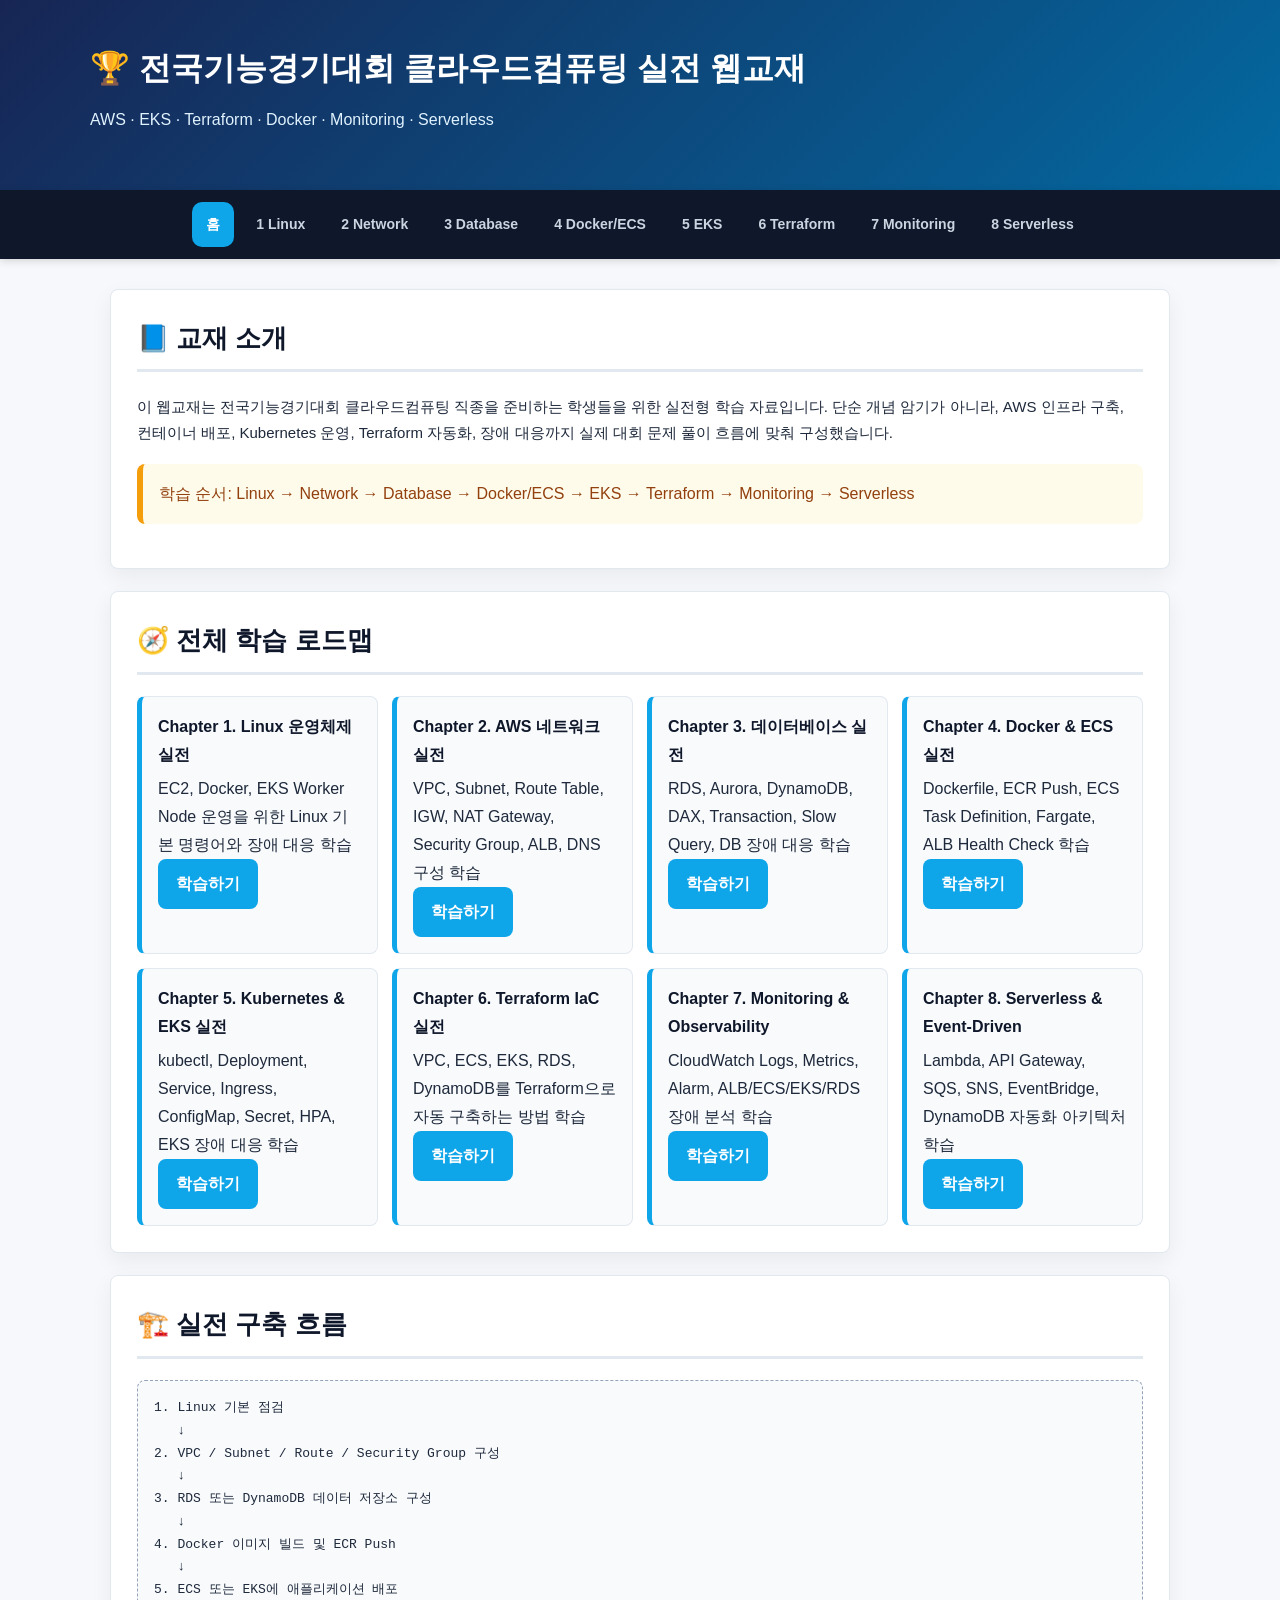
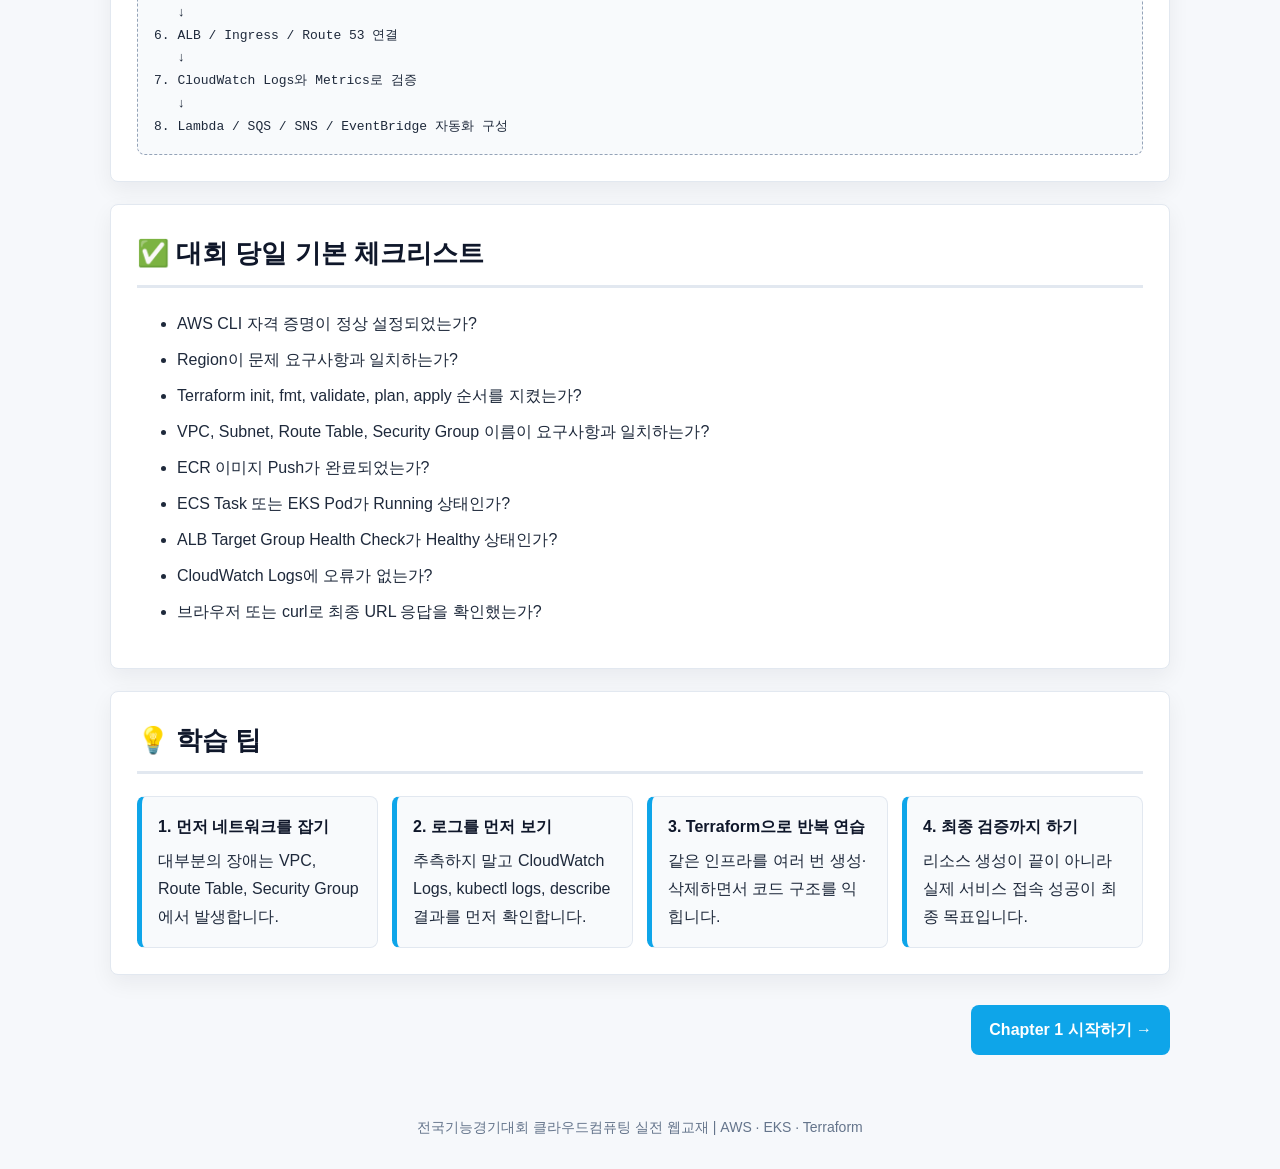
<file: index_html.html>
<!DOCTYPE html>
<html lang="ko">
<head>
  <meta charset="UTF-8" />
  <meta name="viewport" content="width=device-width, initial-scale=1.0" />
  <title>기능경기대회 클라우드컴퓨팅 실전 웹교재</title>
  <link rel="stylesheet" href="style.css" />
</head>
<body>
<header>
  <div class="wrap">
    <h1>🏆 전국기능경기대회 클라우드컴퓨팅 실전 웹교재</h1>
    <p>AWS · EKS · Terraform · Docker · Monitoring · Serverless</p>
  </div>
</header>

<nav>
  <a class="active" href="index.html">홈</a>
  <a href="chapter1-linux.html">1 Linux</a>
  <a href="chapter2-network.html">2 Network</a>
  <a href="chapter3-database.html">3 Database</a>
  <a href="chapter4-docker-ecs.html">4 Docker/ECS</a>
  <a href="chapter5-eks.html">5 EKS</a>
  <a href="chapter6-terraform.html">6 Terraform</a>
  <a href="chapter7-monitoring.html">7 Monitoring</a>
  <a href="chapter8-serverless.html">8 Serverless</a>
</nav>

<main>
  <section class="box">
    <h2>📘 교재 소개</h2>
    <p>
      이 웹교재는 전국기능경기대회 클라우드컴퓨팅 직종을 준비하는 학생들을 위한
      실전형 학습 자료입니다. 단순 개념 암기가 아니라, AWS 인프라 구축, 컨테이너 배포,
      Kubernetes 운영, Terraform 자동화, 장애 대응까지 실제 대회 문제 풀이 흐름에 맞춰 구성했습니다.
    </p>
    <div class="tip">
      학습 순서: Linux → Network → Database → Docker/ECS → EKS → Terraform → Monitoring → Serverless
    </div>
  </section>

  <section class="box">
    <h2>🧭 전체 학습 로드맵</h2>
    <div class="grid">
      <div class="card">
        <b>Chapter 1. Linux 운영체제 실전</b>
        EC2, Docker, EKS Worker Node 운영을 위한 Linux 기본 명령어와 장애 대응 학습
        <br><a class="btn" href="chapter1-linux.html">학습하기</a>
      </div>
      <div class="card">
        <b>Chapter 2. AWS 네트워크 실전</b>
        VPC, Subnet, Route Table, IGW, NAT Gateway, Security Group, ALB, DNS 구성 학습
        <br><a class="btn" href="chapter2-network.html">학습하기</a>
      </div>
      <div class="card">
        <b>Chapter 3. 데이터베이스 실전</b>
        RDS, Aurora, DynamoDB, DAX, Transaction, Slow Query, DB 장애 대응 학습
        <br><a class="btn" href="chapter3-database.html">학습하기</a>
      </div>
      <div class="card">
        <b>Chapter 4. Docker & ECS 실전</b>
        Dockerfile, ECR Push, ECS Task Definition, Fargate, ALB Health Check 학습
        <br><a class="btn" href="chapter4-docker-ecs.html">학습하기</a>
      </div>
      <div class="card">
        <b>Chapter 5. Kubernetes & EKS 실전</b>
        kubectl, Deployment, Service, Ingress, ConfigMap, Secret, HPA, EKS 장애 대응 학습
        <br><a class="btn" href="chapter5-eks.html">학습하기</a>
      </div>
      <div class="card">
        <b>Chapter 6. Terraform IaC 실전</b>
        VPC, ECS, EKS, RDS, DynamoDB를 Terraform으로 자동 구축하는 방법 학습
        <br><a class="btn" href="chapter6-terraform.html">학습하기</a>
      </div>
      <div class="card">
        <b>Chapter 7. Monitoring & Observability</b>
        CloudWatch Logs, Metrics, Alarm, ALB/ECS/EKS/RDS 장애 분석 학습
        <br><a class="btn" href="chapter7-monitoring.html">학습하기</a>
      </div>
      <div class="card">
        <b>Chapter 8. Serverless & Event-Driven</b>
        Lambda, API Gateway, SQS, SNS, EventBridge, DynamoDB 자동화 아키텍처 학습
        <br><a class="btn" href="chapter8-serverless.html">학습하기</a>
      </div>
    </div>
  </section>

  <section class="box">
    <h2>🏗️ 실전 구축 흐름</h2>
    <div class="diagram">1. Linux 기본 점검
   ↓
2. VPC / Subnet / Route / Security Group 구성
   ↓
3. RDS 또는 DynamoDB 데이터 저장소 구성
   ↓
4. Docker 이미지 빌드 및 ECR Push
   ↓
5. ECS 또는 EKS에 애플리케이션 배포
   ↓
6. ALB / Ingress / Route 53 연결
   ↓
7. CloudWatch Logs와 Metrics로 검증
   ↓
8. Lambda / SQS / SNS / EventBridge 자동화 구성</div>
  </section>

  <section class="box">
    <h2>✅ 대회 당일 기본 체크리스트</h2>
    <ul class="check">
      <li>AWS CLI 자격 증명이 정상 설정되었는가?</li>
      <li>Region이 문제 요구사항과 일치하는가?</li>
      <li>Terraform init, fmt, validate, plan, apply 순서를 지켰는가?</li>
      <li>VPC, Subnet, Route Table, Security Group 이름이 요구사항과 일치하는가?</li>
      <li>ECR 이미지 Push가 완료되었는가?</li>
      <li>ECS Task 또는 EKS Pod가 Running 상태인가?</li>
      <li>ALB Target Group Health Check가 Healthy 상태인가?</li>
      <li>CloudWatch Logs에 오류가 없는가?</li>
      <li>브라우저 또는 curl로 최종 URL 응답을 확인했는가?</li>
    </ul>
  </section>

  <section class="box">
    <h2>💡 학습 팁</h2>
    <div class="grid">
      <div class="card">
        <b>1. 먼저 네트워크를 잡기</b>
        대부분의 장애는 VPC, Route Table, Security Group에서 발생합니다.
      </div>
      <div class="card">
        <b>2. 로그를 먼저 보기</b>
        추측하지 말고 CloudWatch Logs, kubectl logs, describe 결과를 먼저 확인합니다.
      </div>
      <div class="card">
        <b>3. Terraform으로 반복 연습</b>
        같은 인프라를 여러 번 생성·삭제하면서 코드 구조를 익힙니다.
      </div>
      <div class="card">
        <b>4. 최종 검증까지 하기</b>
        리소스 생성이 끝이 아니라 실제 서비스 접속 성공이 최종 목표입니다.
      </div>
    </div>
  </section>

  <div class="next">
    <span></span>
    <a class="btn" href="chapter1-linux.html">Chapter 1 시작하기 →</a>
  </div>
</main>

<footer>
  전국기능경기대회 클라우드컴퓨팅 실전 웹교재 | AWS · EKS · Terraform
</footer>
</body>
</html>
</file>
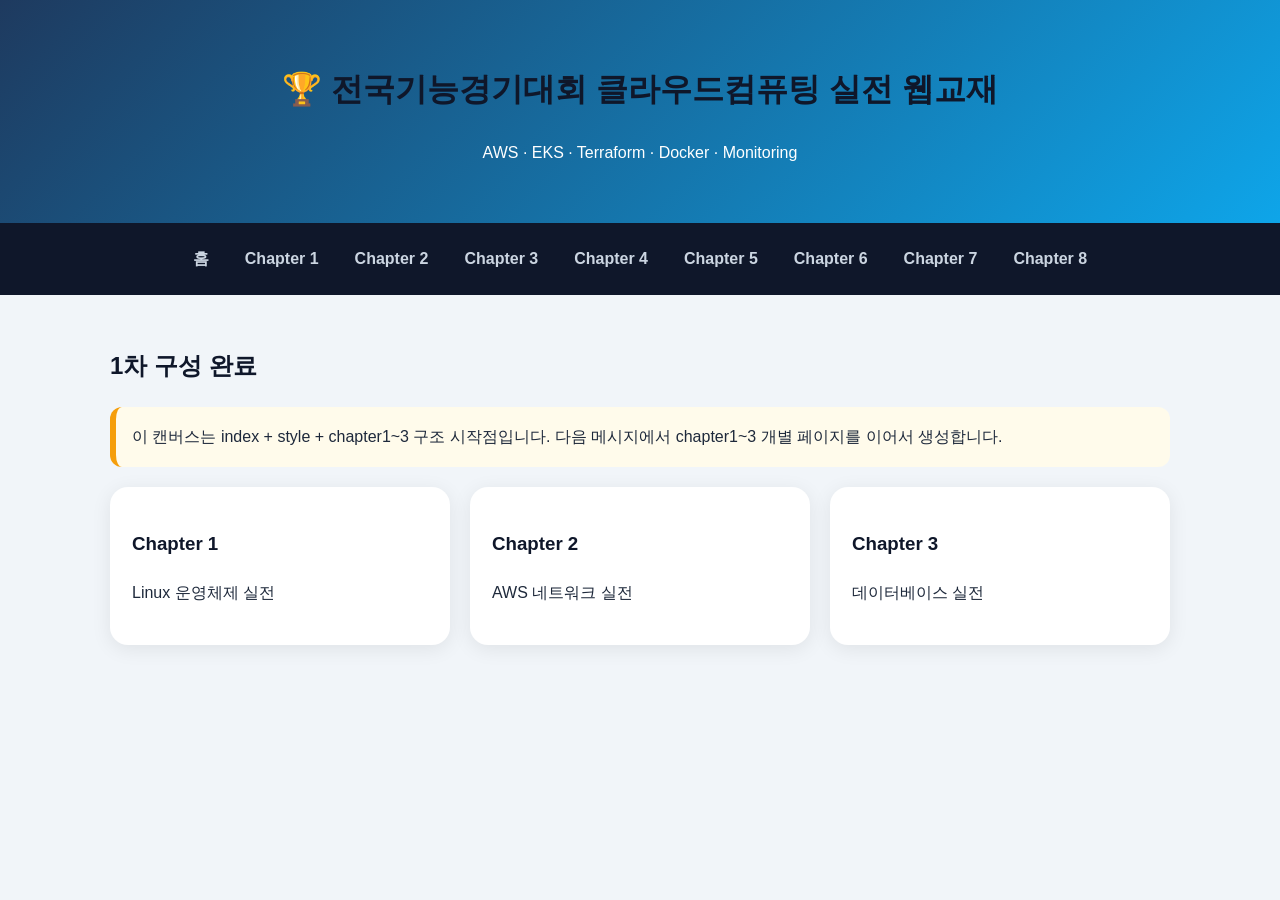
<file: skills_cloud_index_and_style_pack.html>
<!DOCTYPE html>
<html lang="ko">
<head>
  <meta charset="UTF-8" />
  <meta name="viewport" content="width=device-width, initial-scale=1.0" />
  <title>기능경기 클라우드컴퓨팅 실전 교재</title>
  <style>
*{box-sizing:border-box}body{margin:0;font-family:'Noto Sans KR',sans-serif;background:#f1f5f9;color:#1e293b;line-height:1.75}header{background:linear-gradient(135deg,#1e3a5f,#0ea5e9);padding:40px 20px;color:white;text-align:center}nav{background:#0f172a;padding:12px;display:flex;gap:8px;flex-wrap:wrap;justify-content:center}nav a{color:#cbd5e1;text-decoration:none;padding:10px 14px;border-radius:10px;font-weight:700}nav a:hover{background:#0ea5e9;color:white}.container{max-width:1100px;margin:auto;padding:30px 20px}.card-grid{display:grid;grid-template-columns:repeat(auto-fit,minmax(280px,1fr));gap:20px}.card{background:white;border-radius:18px;padding:22px;box-shadow:0 4px 20px rgba(0,0,0,.08)}h1,h2,h3{color:#0f172a}pre{background:#0f172a;color:#e2e8f0;padding:16px;border-radius:12px;overflow:auto}.btn{display:inline-block;background:#0ea5e9;color:white;padding:10px 16px;border-radius:10px;text-decoration:none;font-weight:700;margin-top:10px}.tip{background:#fffbeb;border-left:6px solid #f59e0b;padding:16px;border-radius:12px;margin:20px 0}
  </style>
</head>
<body>
<header>
<h1>🏆 전국기능경기대회 클라우드컴퓨팅 실전 웹교재</h1>
<p>AWS · EKS · Terraform · Docker · Monitoring</p>
</header>
<nav>
<a href="#">홈</a>
<a href="#">Chapter 1</a>
<a href="#">Chapter 2</a>
<a href="#">Chapter 3</a>
<a href="#">Chapter 4</a>
<a href="#">Chapter 5</a>
<a href="#">Chapter 6</a>
<a href="#">Chapter 7</a>
<a href="#">Chapter 8</a>
</nav>
<div class="container">
<h2>1차 구성 완료</h2>
<div class="tip">이 캔버스는 index + style + chapter1~3 구조 시작점입니다. 다음 메시지에서 chapter1~3 개별 페이지를 이어서 생성합니다.</div>
<div class="card-grid">
<div class="card"><h3>Chapter 1</h3><p>Linux 운영체제 실전</p></div>
<div class="card"><h3>Chapter 2</h3><p>AWS 네트워크 실전</p></div>
<div class="card"><h3>Chapter 3</h3><p>데이터베이스 실전</p></div>
</div>
</div>
</body>
</html>
</file>
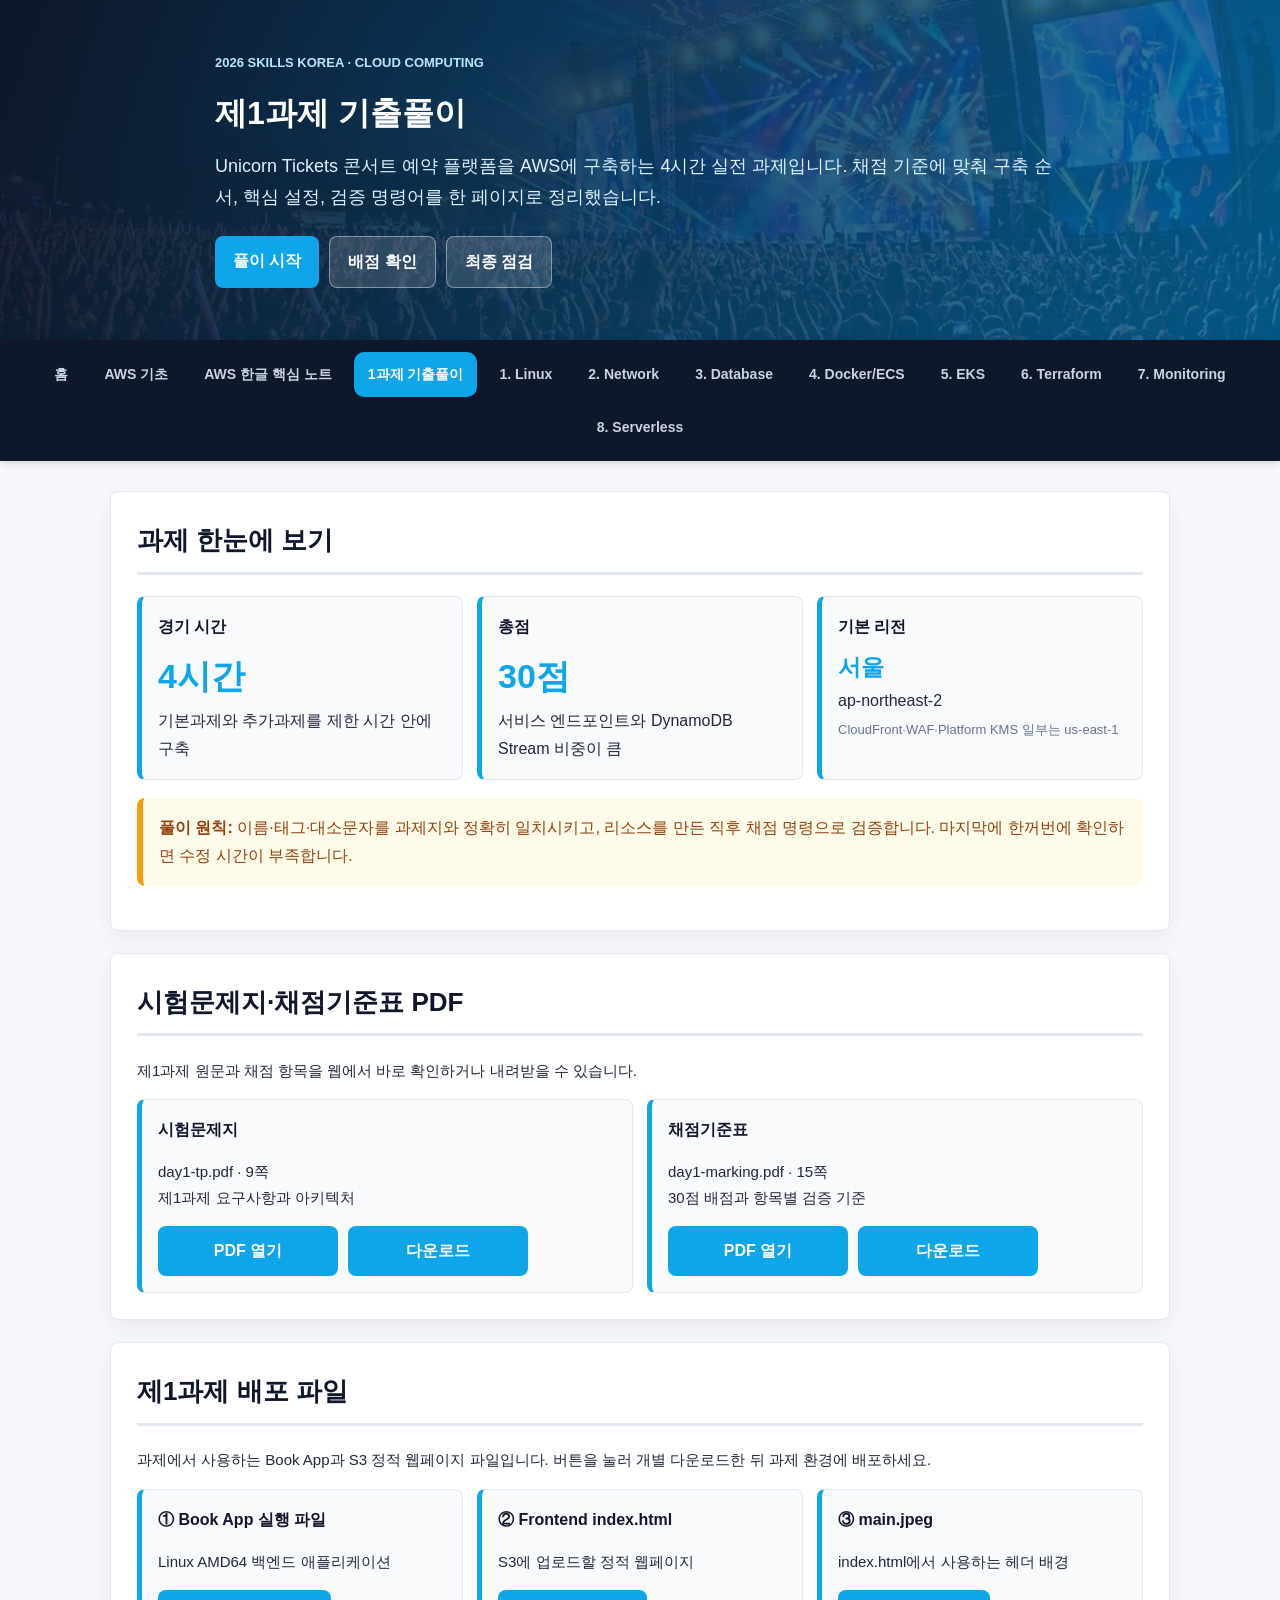
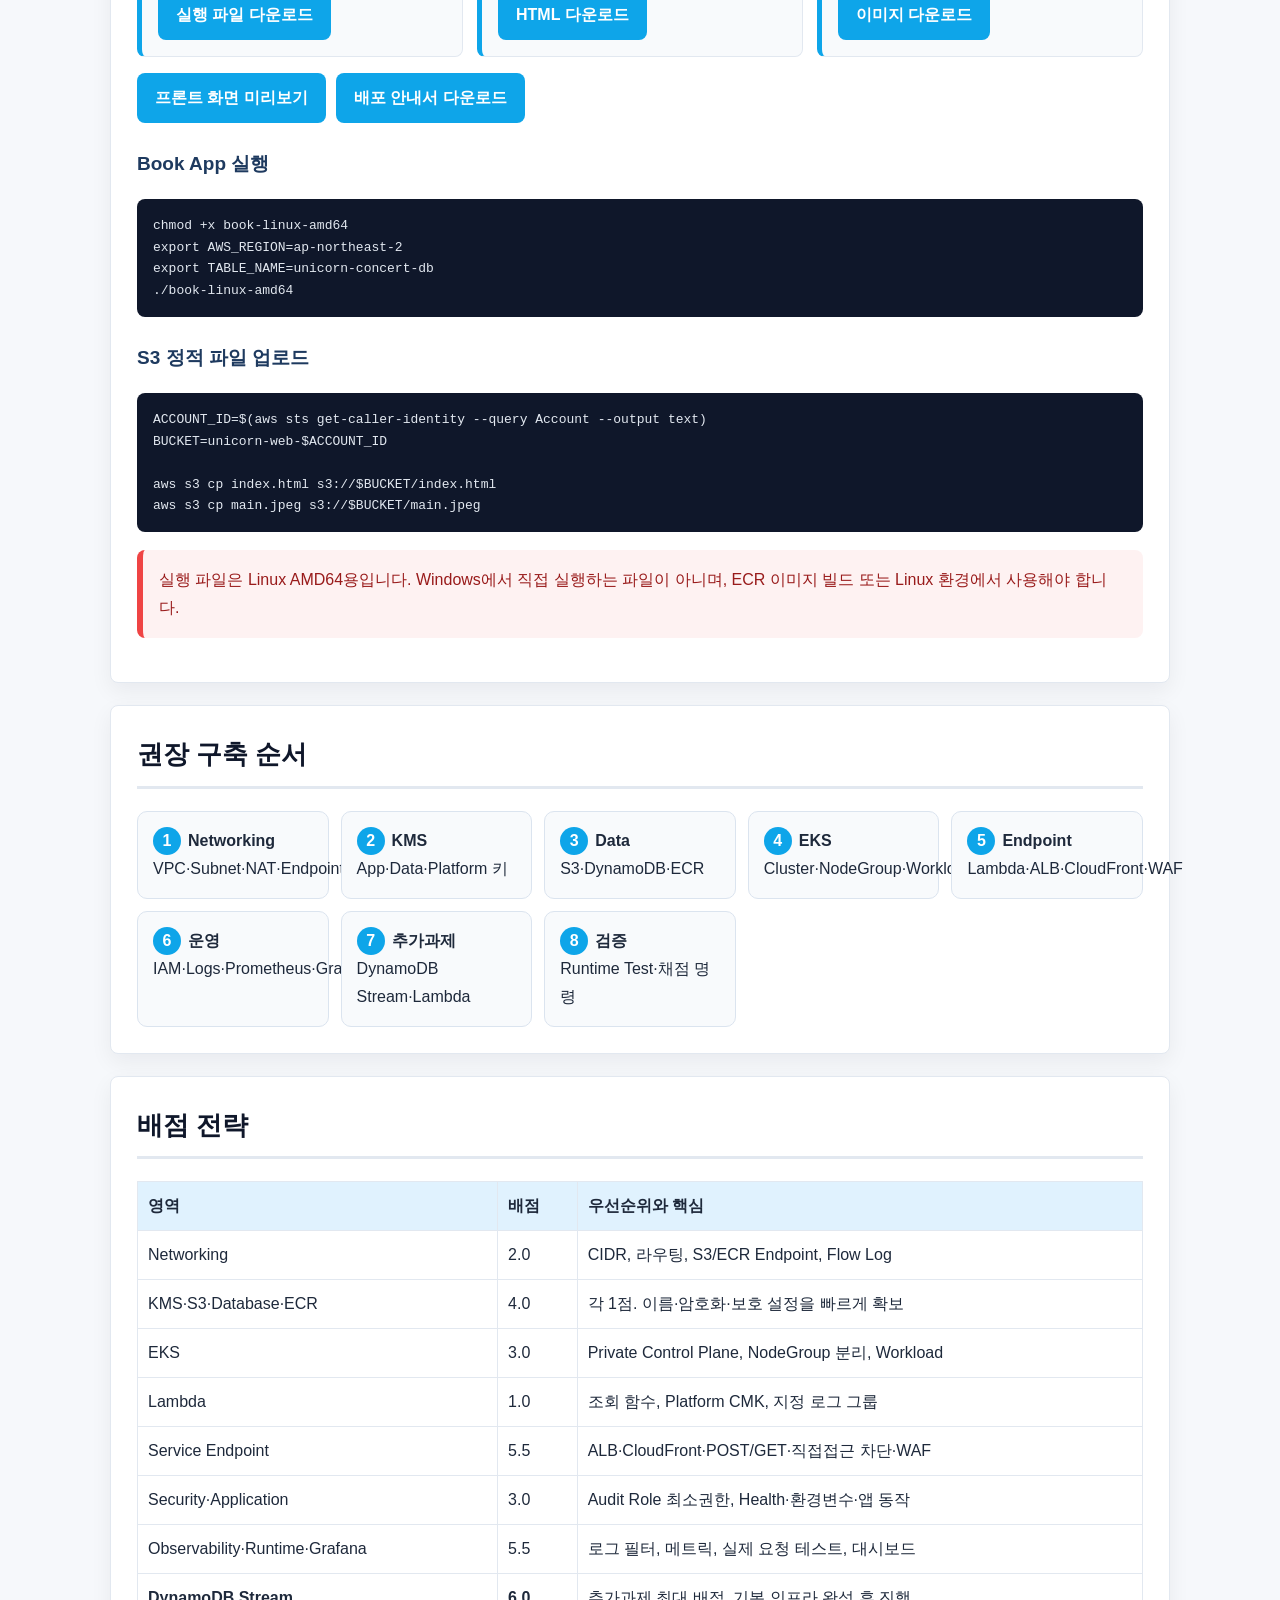
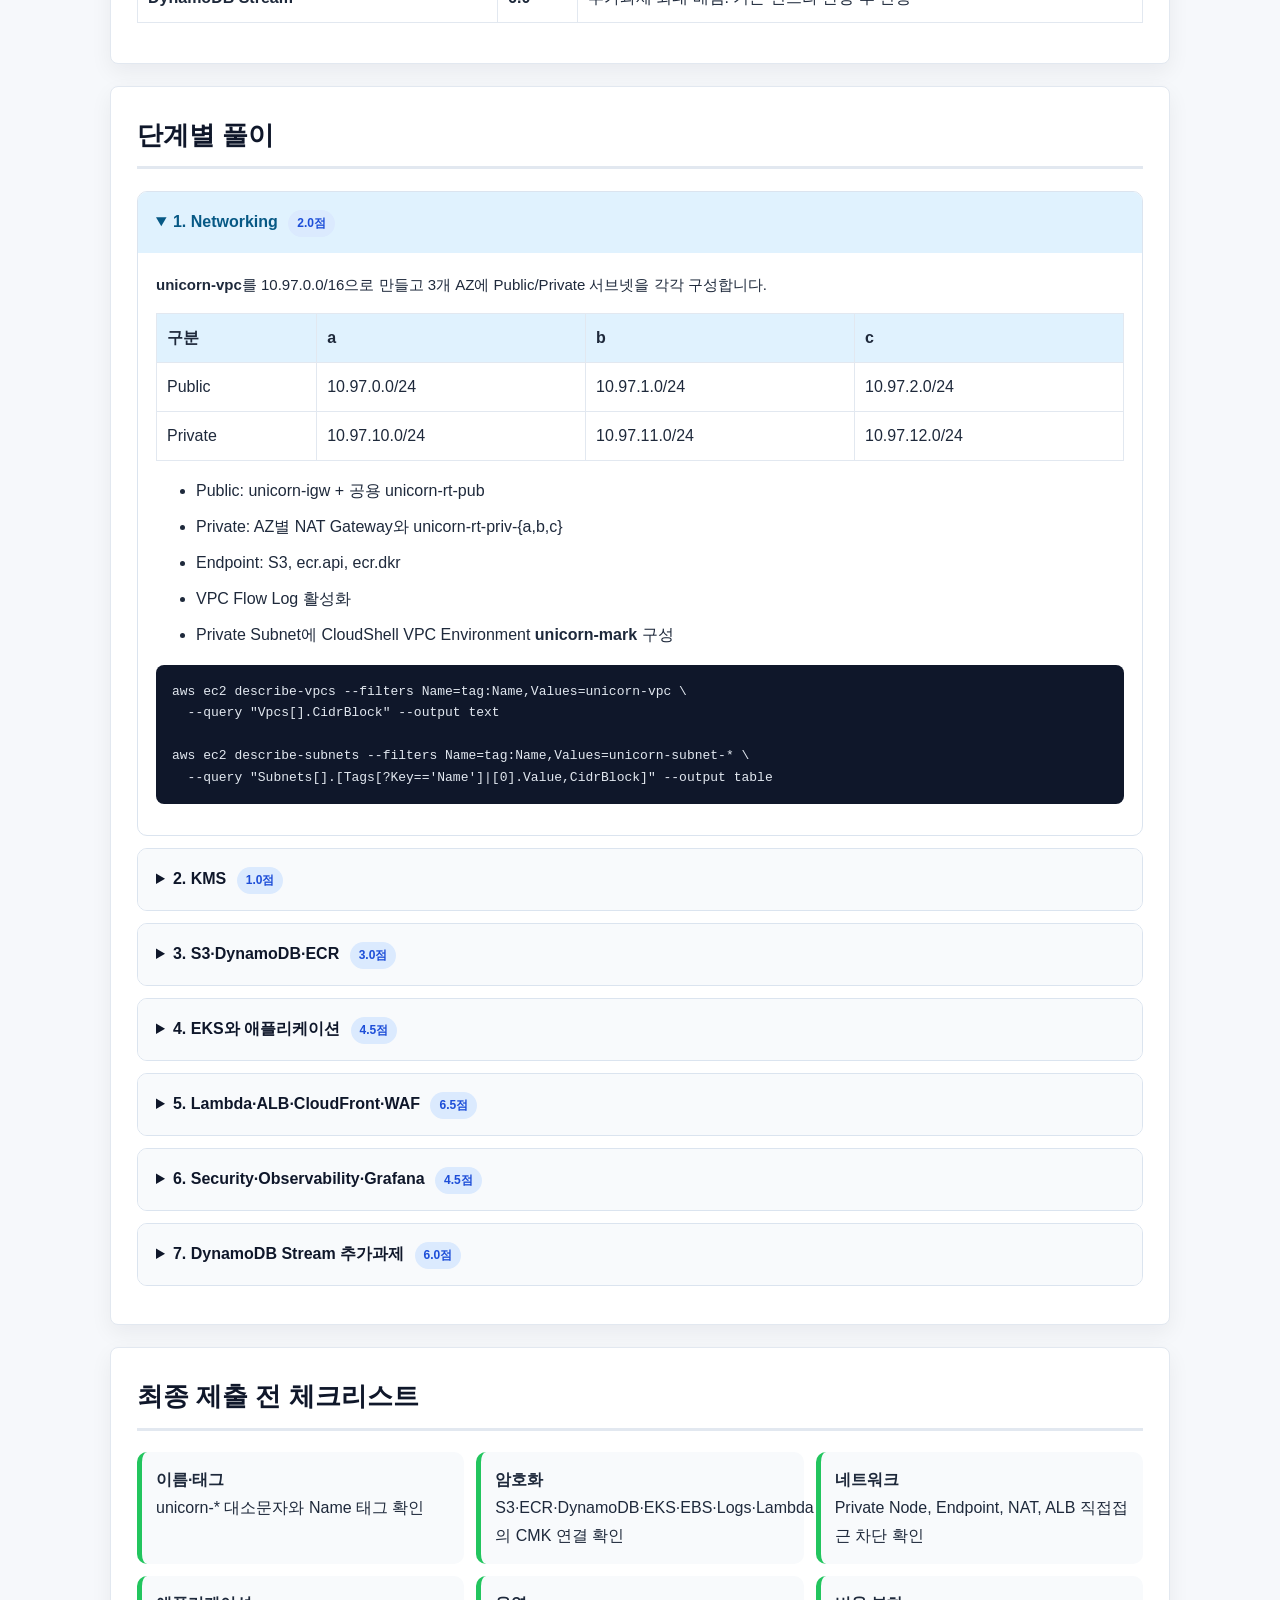
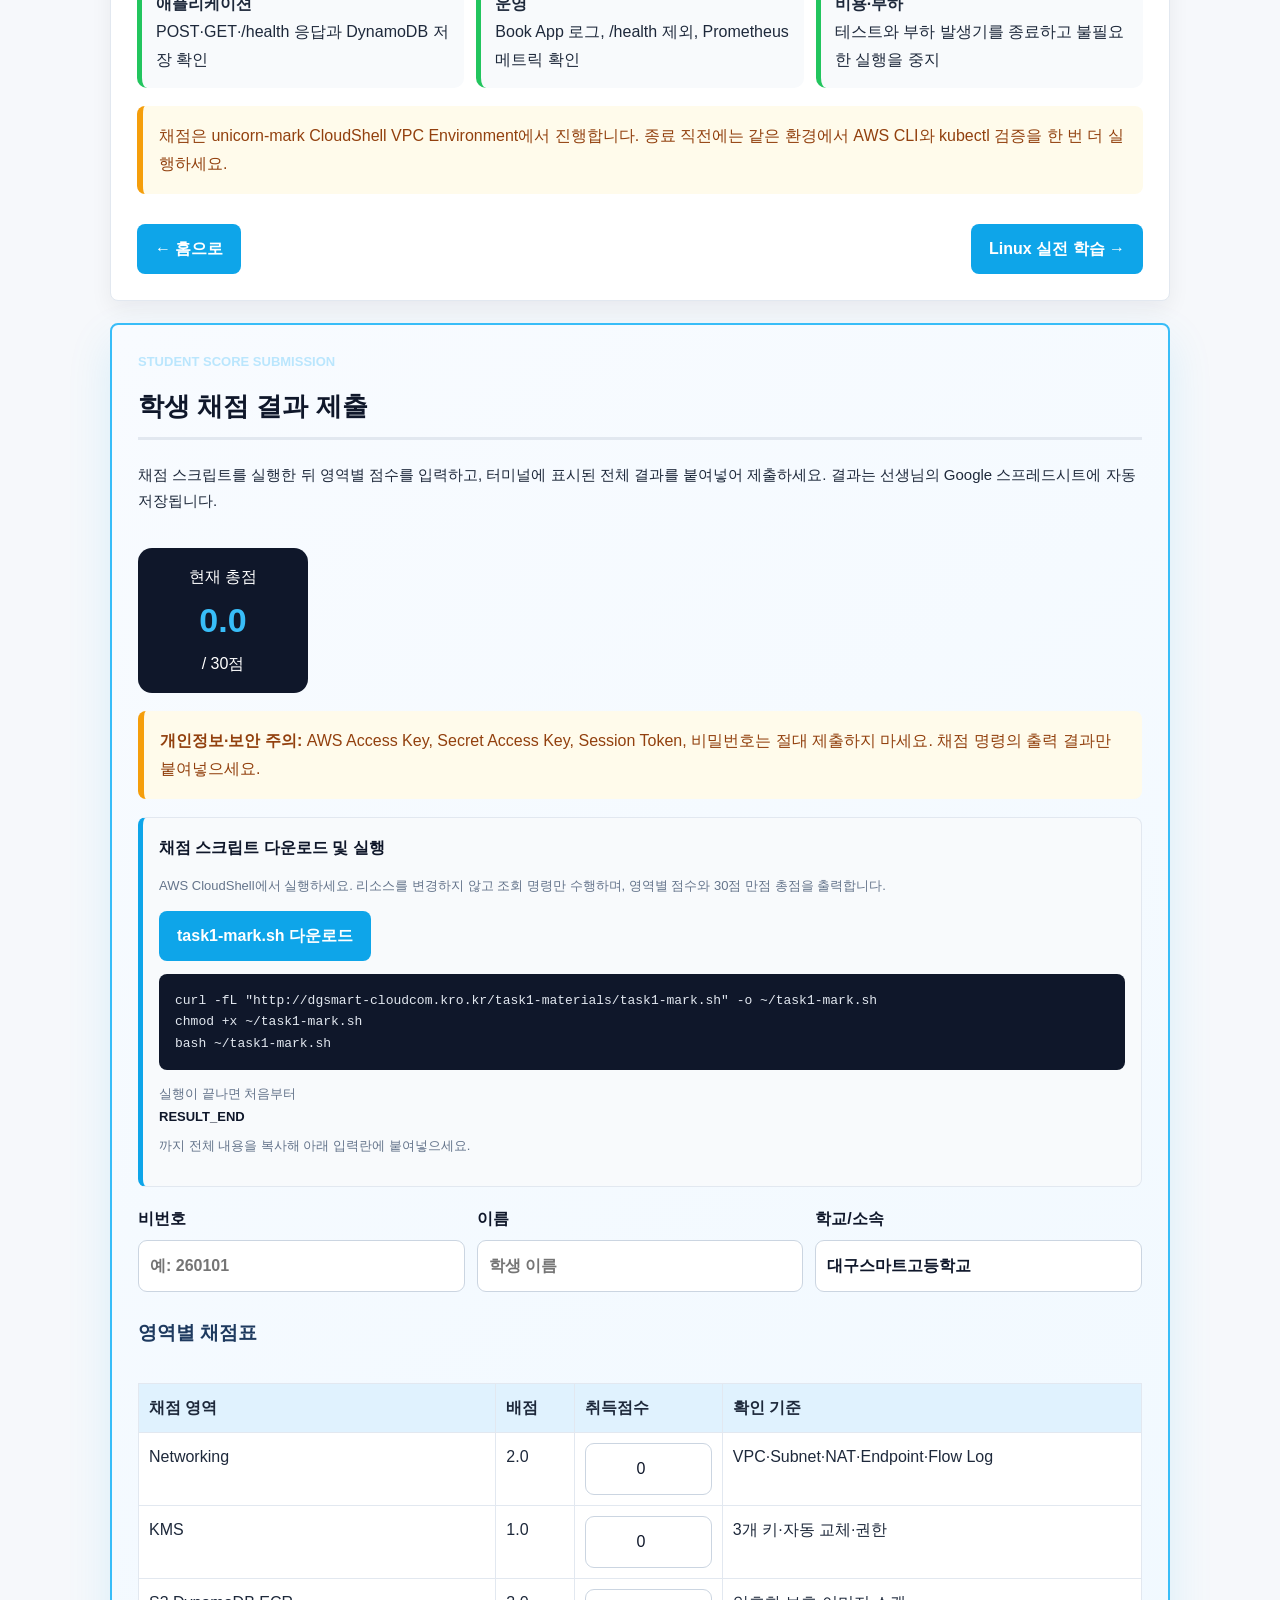
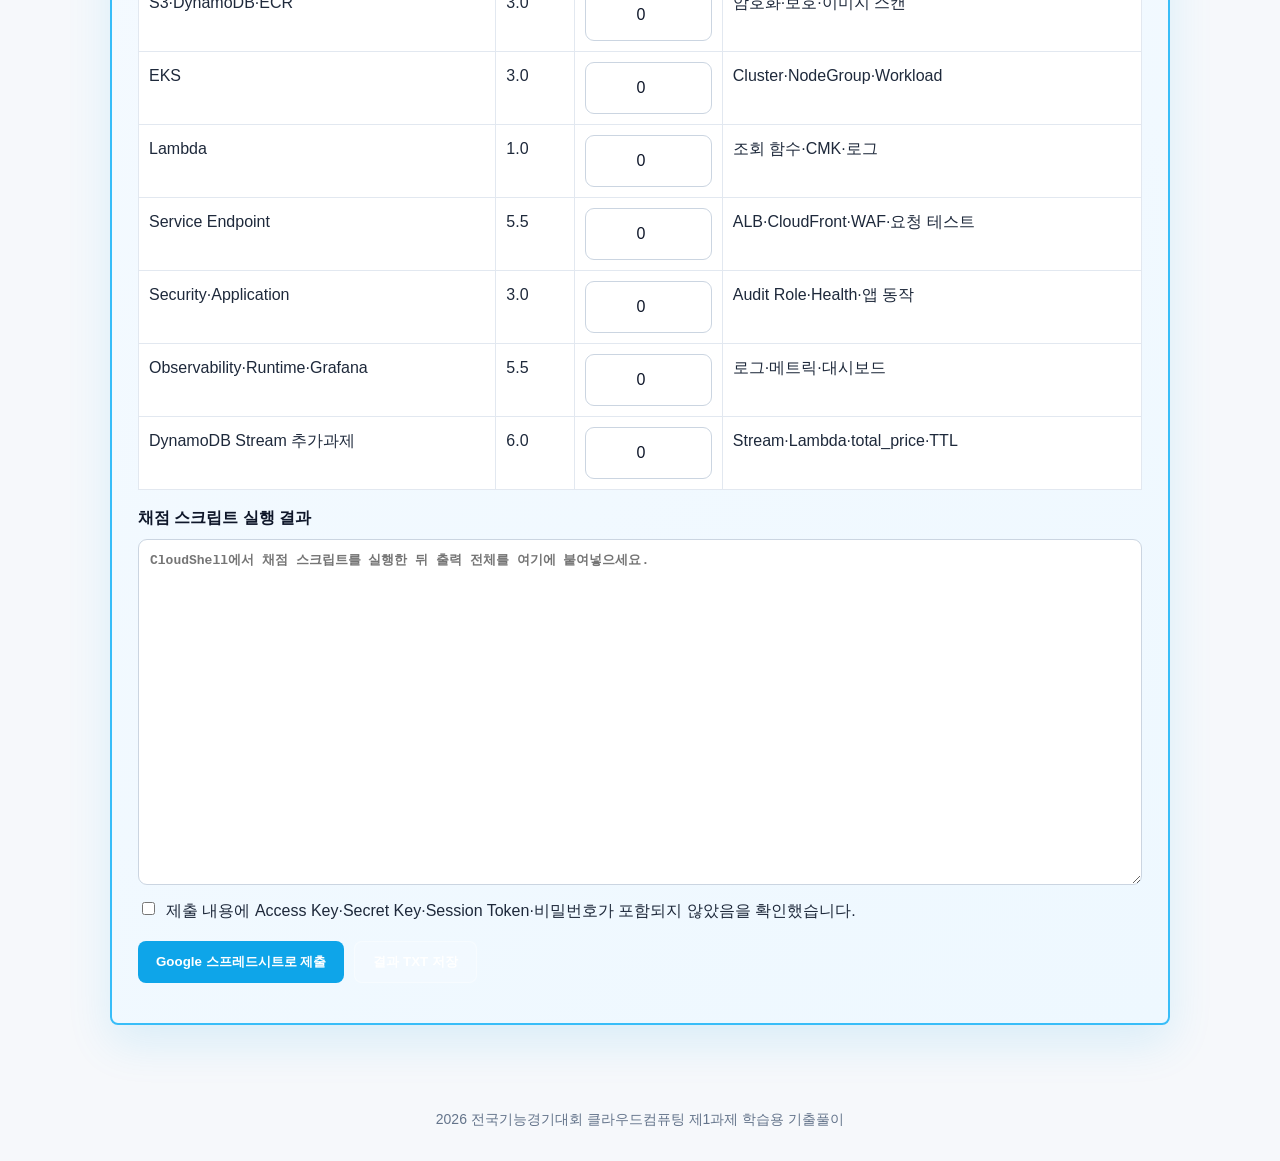
<file: task1_solution.html>
<!DOCTYPE html>
<html lang="ko">
<head>
<meta charset="UTF-8" />
<meta name="viewport" content="width=device-width, initial-scale=1.0" />
<title>2026 전국기능경기대회 클라우드컴퓨팅 1과제 기출풀이</title>
<link rel="stylesheet" href="style.css" />
<style>
.task-hero{background:linear-gradient(110deg,rgba(15,23,42,.94),rgba(3,105,161,.82)),url('main.jpeg') center/cover;min-height:340px;display:flex;align-items:center}
.task-hero .lead{max-width:850px}.score{font-size:34px;font-weight:900;color:#0ea5e9}.roadmap{display:grid;grid-template-columns:repeat(auto-fit,minmax(190px,1fr));gap:12px;counter-reset:step}
.roadmap div{counter-increment:step;background:#f8fafc;border:1px solid #dbe4ef;border-radius:10px;padding:15px}
.roadmap div:before{content:counter(step);display:inline-grid;place-items:center;width:28px;height:28px;border-radius:50%;background:#0ea5e9;color:white;font-weight:900;margin-right:7px}
details{border:1px solid #dbe4ef;border-radius:10px;margin:12px 0;background:#fff;overflow:hidden}
summary{cursor:pointer;padding:16px 18px;font-weight:900;color:#0f172a;background:#f8fafc}
details[open] summary{background:#e0f2fe;color:#075985}
.detail-body{padding:4px 18px 18px}.badge{display:inline-block;padding:3px 9px;border-radius:999px;background:#dbeafe;color:#1d4ed8;font-weight:800;font-size:12px;margin-left:6px}
.command{position:relative}.mini{font-size:13px;color:#64748b}.resource-list{display:flex;gap:10px;flex-wrap:wrap}
.resource-list .btn{min-width:180px;text-align:center}.check-grid{display:grid;grid-template-columns:repeat(auto-fit,minmax(280px,1fr));gap:12px}
.check-item{padding:14px;border-radius:10px;background:#f8fafc;border-left:5px solid #22c55e}
@media(max-width:768px){.task-hero{min-height:300px}.score{font-size:28px}}

.score-submit{border:2px solid #38bdf8;background:linear-gradient(145deg,#f8fbff,#eef8ff);box-shadow:0 18px 45px rgba(14,165,233,.12)}
.score-head{display:flex;justify-content:space-between;gap:18px;align-items:flex-start;flex-wrap:wrap}
.score-live{min-width:170px;padding:15px 20px;border-radius:14px;background:#0f172a;color:#fff;text-align:center}
.score-live strong{display:block;font-size:34px;color:#38bdf8}.student-grid{display:grid;grid-template-columns:repeat(3,1fr);gap:12px;margin:18px 0}
.student-grid label,.score-output-label{display:flex;flex-direction:column;gap:7px;font-weight:800;color:#0f172a}
.student-grid input,.score-table input,.score-output{width:100%;box-sizing:border-box;border:1px solid #cbd5e1;border-radius:9px;padding:11px;background:#fff;color:#0f172a;font:inherit}
.score-table input{text-align:center;min-width:74px}.score-output{min-height:260px;resize:vertical;font-family:Consolas,monospace;font-size:13px;line-height:1.55}
.submit-actions{display:flex;gap:10px;flex-wrap:wrap;margin-top:16px}.submit-actions button{border:0;cursor:pointer}
.submit-actions button:disabled{opacity:.55;cursor:not-allowed}.submit-status{font-weight:800;margin:14px 0 0}.submit-status.ok{color:#047857}.submit-status.error{color:#b91c1c}
.safe-confirm{display:flex;align-items:flex-start;gap:8px;margin-top:12px}.safe-confirm input{margin-top:5px}.hidden-frame,.bot-trap{position:absolute;width:1px;height:1px;overflow:hidden;clip:rect(0,0,0,0)}
@media(max-width:768px){.student-grid{grid-template-columns:1fr}.score-table{font-size:13px}.score-table th,.score-table td{padding:8px 5px}}

</style>
</head>
<body>
<header class="task-hero"><div class="wrap">
<p class="eyebrow">2026 Skills Korea · Cloud Computing</p>
<h1>제1과제 기출풀이</h1>
<p class="lead">Unicorn Tickets 콘서트 예약 플랫폼을 AWS에 구축하는 4시간 실전 과제입니다. 채점 기준에 맞춰 구축 순서, 핵심 설정, 검증 명령어를 한 페이지로 정리했습니다.</p>
<div class="hero-actions"><a class="btn" href="#solve">풀이 시작</a><a class="btn secondary" href="#score">배점 확인</a><a class="btn secondary" href="#final-check">최종 점검</a></div>
</div></header>
<nav aria-label="주요 학습 목차">
  <a href="index.html">홈</a>
  <a href="chapter_aws_basic.html">AWS 기초</a>
  <a href="aws_notes.html">AWS 한글 핵심 노트</a>
  <a class="active" href="task1_solution.html">1과제 기출풀이</a>
  <a href="chapter_1_linux.html">1. Linux</a>
  <a href="chapter_2_network.html">2. Network</a>
  <a href="chapter_3_database.html">3. Database</a>
  <a href="chapter_4_docker_ecs.html">4. Docker/ECS</a>
  <a href="chapter_5_eks.html">5. EKS</a>
  <a href="chapter_6_terraform.html">6. Terraform</a>
  <a href="chapter_7_monitoring.html">7. Monitoring</a>
  <a href="chapter_8_serverless.html">8. Serverless</a>
</nav>
<main>
<section class="box">
<h2>과제 한눈에 보기</h2>
<div class="grid">
<div class="card"><b>경기 시간</b><span class="score">4시간</span><br>기본과제와 추가과제를 제한 시간 안에 구축</div>
<div class="card"><b>총점</b><span class="score">30점</span><br>서비스 엔드포인트와 DynamoDB Stream 비중이 큼</div>
<div class="card"><b>기본 리전</b><span class="score" style="font-size:23px">서울</span><br>ap-northeast-2<br><span class="mini">CloudFront·WAF·Platform KMS 일부는 us-east-1</span></div>
</div>
<div class="tip"><b>풀이 원칙:</b> 이름·태그·대소문자를 과제지와 정확히 일치시키고, 리소스를 만든 직후 채점 명령으로 검증합니다. 마지막에 한꺼번에 확인하면 수정 시간이 부족합니다.</div>
</section>

<section class="box" id="official-pdfs">
<h2>시험문제지·채점기준표 PDF</h2>
<p>제1과제 원문과 채점 항목을 웹에서 바로 확인하거나 내려받을 수 있습니다.</p>
<div class="grid">
  <div class="card">
    <b>시험문제지</b>
    <p>day1-tp.pdf · 9쪽<br>제1과제 요구사항과 아키텍처</p>
    <div class="resource-list">
      <a class="btn" href="task1-materials/day1-tp.pdf" target="_blank" rel="noopener">PDF 열기</a>
      <a class="btn" href="task1-materials/day1-tp.pdf" download="day1-tp.pdf">다운로드</a>
    </div>
  </div>
  <div class="card">
    <b>채점기준표</b>
    <p>day1-marking.pdf · 15쪽<br>30점 배점과 항목별 검증 기준</p>
    <div class="resource-list">
      <a class="btn" href="task1-materials/day1-marking.pdf" target="_blank" rel="noopener">PDF 열기</a>
      <a class="btn" href="task1-materials/day1-marking.pdf" download="day1-marking.pdf">다운로드</a>
    </div>
  </div>
</div>
</section>

<section class="box" id="deploy-files">
<h2>제1과제 배포 파일</h2>
<p>과제에서 사용하는 Book App과 S3 정적 웹페이지 파일입니다. 버튼을 눌러 개별 다운로드한 뒤 과제 환경에 배포하세요.</p>
<div class="grid">
  <div class="card"><b>① Book App 실행 파일</b><p>Linux AMD64 백엔드 애플리케이션</p><a class="btn" href="book" download="book-linux-amd64">실행 파일 다운로드</a></div>
  <div class="card"><b>② Frontend index.html</b><p>S3에 업로드할 정적 웹페이지</p><a class="btn" href="task1-deploy/index.html" download="index.html">HTML 다운로드</a></div>
  <div class="card"><b>③ main.jpeg</b><p>index.html에서 사용하는 헤더 배경</p><a class="btn" href="main.jpeg" download="main.jpeg">이미지 다운로드</a></div>
</div>
<div class="resource-list" style="margin-top:16px">
  <a class="btn" href="task1-deploy/index.html" target="_blank" rel="noopener">프론트 화면 미리보기</a>
  <a class="btn" href="task1-deploy/README.txt" download="README.txt">배포 안내서 다운로드</a>
</div>
<h3>Book App 실행</h3>
<pre>chmod +x book-linux-amd64
export AWS_REGION=ap-northeast-2
export TABLE_NAME=unicorn-concert-db
./book-linux-amd64</pre>
<h3>S3 정적 파일 업로드</h3>
<pre>ACCOUNT_ID=$(aws sts get-caller-identity --query Account --output text)
BUCKET=unicorn-web-$ACCOUNT_ID

aws s3 cp index.html s3://$BUCKET/index.html
aws s3 cp main.jpeg s3://$BUCKET/main.jpeg</pre>
<div class="warn">실행 파일은 Linux AMD64용입니다. Windows에서 직접 실행하는 파일이 아니며, ECR 이미지 빌드 또는 Linux 환경에서 사용해야 합니다.</div>
</section>

<section class="box">
<h2>권장 구축 순서</h2>
<div class="roadmap">
<div><b>Networking</b><br>VPC·Subnet·NAT·Endpoint</div>
<div><b>KMS</b><br>App·Data·Platform 키</div>
<div><b>Data</b><br>S3·DynamoDB·ECR</div>
<div><b>EKS</b><br>Cluster·NodeGroup·Workload</div>
<div><b>Endpoint</b><br>Lambda·ALB·CloudFront·WAF</div>
<div><b>운영</b><br>IAM·Logs·Prometheus·Grafana</div>
<div><b>추가과제</b><br>DynamoDB Stream·Lambda</div>
<div><b>검증</b><br>Runtime Test·채점 명령</div>
</div>
</section>

<section class="box" id="score">
<h2>배점 전략</h2>
<table>
<thead><tr><th>영역</th><th>배점</th><th>우선순위와 핵심</th></tr></thead>
<tbody>
<tr><td>Networking</td><td>2.0</td><td>CIDR, 라우팅, S3/ECR Endpoint, Flow Log</td></tr>
<tr><td>KMS·S3·Database·ECR</td><td>4.0</td><td>각 1점. 이름·암호화·보호 설정을 빠르게 확보</td></tr>
<tr><td>EKS</td><td>3.0</td><td>Private Control Plane, NodeGroup 분리, Workload</td></tr>
<tr><td>Lambda</td><td>1.0</td><td>조회 함수, Platform CMK, 지정 로그 그룹</td></tr>
<tr><td>Service Endpoint</td><td>5.5</td><td>ALB·CloudFront·POST/GET·직접접근 차단·WAF</td></tr>
<tr><td>Security·Application</td><td>3.0</td><td>Audit Role 최소권한, Health·환경변수·앱 동작</td></tr>
<tr><td>Observability·Runtime·Grafana</td><td>5.5</td><td>로그 필터, 메트릭, 실제 요청 테스트, 대시보드</td></tr>
<tr><td><b>DynamoDB Stream</b></td><td><b>6.0</b></td><td>추가과제 최대 배점. 기본 인프라 완성 후 진행</td></tr>
</tbody>
</table>
</section>

<section class="box" id="solve">
<h2>단계별 풀이</h2>

<details open><summary>1. Networking <span class="badge">2.0점</span></summary><div class="detail-body">
<p><b>unicorn-vpc</b>를 10.97.0.0/16으로 만들고 3개 AZ에 Public/Private 서브넷을 각각 구성합니다.</p>
<table><tr><th>구분</th><th>a</th><th>b</th><th>c</th></tr><tr><td>Public</td><td>10.97.0.0/24</td><td>10.97.1.0/24</td><td>10.97.2.0/24</td></tr><tr><td>Private</td><td>10.97.10.0/24</td><td>10.97.11.0/24</td><td>10.97.12.0/24</td></tr></table>
<ul class="check"><li>Public: unicorn-igw + 공용 unicorn-rt-pub</li><li>Private: AZ별 NAT Gateway와 unicorn-rt-priv-{a,b,c}</li><li>Endpoint: S3, ecr.api, ecr.dkr</li><li>VPC Flow Log 활성화</li><li>Private Subnet에 CloudShell VPC Environment <b>unicorn-mark</b> 구성</li></ul>
<pre>aws ec2 describe-vpcs --filters Name=tag:Name,Values=unicorn-vpc \
  --query "Vpcs[].CidrBlock" --output text

aws ec2 describe-subnets --filters Name=tag:Name,Values=unicorn-subnet-* \
  --query "Subnets[].[Tags[?Key=='Name']|[0].Value,CidrBlock]" --output table</pre>
</div></details>

<details><summary>2. KMS <span class="badge">1.0점</span></summary><div class="detail-body">
<p>세 키 모두 <b>90일 자동 교체</b>를 설정합니다. 권한은 실제 사용하는 서비스와 역할에만 부여합니다.</p>
<table><tr><th>Alias</th><th>용도</th><th>리전/유형</th></tr><tr><td>alias/unicorn-kms-app</td><td>Secrets Manager, DynamoDB</td><td>ap-northeast-2</td></tr><tr><td>alias/unicorn-kms-data</td><td>S3, ECR</td><td>ap-northeast-2</td></tr><tr><td>alias/unicorn-kms-platform</td><td>EKS Secrets·EBS·Logs·Lambda</td><td>us-east-1 다중 리전 키 요구사항 확인</td></tr></table>
<pre>for a in app data platform; do
  aws kms get-key-rotation-status \
    --key-id alias/unicorn-kms-$a \
    --query "[KeyRotationEnabled,RotationPeriodInDays]" --output text
done</pre>
</div></details>

<details><summary>3. S3·DynamoDB·ECR <span class="badge">3.0점</span></summary><div class="detail-body">
<div class="grid"><div class="card"><b>S3</b>unicorn-web-&lt;ACCOUNT_ID&gt;<br>Public 차단, Versioning, Data CMK</div><div class="card"><b>DynamoDB</b>unicorn-concert-db<br>PAY_PER_REQUEST, PITR, 삭제 방지, App CMK</div><div class="card"><b>ECR</b>unicorn-concert-app<br>Data CMK, Scan on push, Tag immutability 설정</div></div>
<p>DynamoDB PK는 <b>booking_id</b>, GSI는 <b>client-id-created-at-index</b>이며 client_id를 PK, created_at을 SK로 지정합니다. ECR에는 v1.0.0과 latest 이미지를 올리고 스캔 결과를 확인합니다.</p>
<pre>aws ecr describe-image-scan-findings \
  --repository-name unicorn-concert-app --image-id imageTag=v1.0.0

aws dynamodb describe-continuous-backups \
  --table-name unicorn-concert-db</pre>
</div></details>

<details><summary>4. EKS와 애플리케이션 <span class="badge">4.5점</span></summary><div class="detail-body">
<ul class="check"><li>Cluster: unicorn-eks-cluster / 1.35 / Private Endpoint / 모든 Control Plane Log</li><li>App NodeGroup: label unicorn=app, 2대 이상, Private Subnet, Name 태그 unicorn-k8snode-app-node</li><li>Addon NodeGroup: label unicorn=addon, 1대 이상, Name 태그 unicorn-k8snode-addon-node</li><li>Namespace: unicorn / Deployment: unicorn-book-app-deploy / Service: unicorn-book-app-svc</li><li>container name: book / port: 8080 / AWS_REGION·TABLE_NAME 환경변수</li><li>/health 기반 Liveness·Readiness Probe, preStop, terminationGracePeriodSeconds</li><li>Pod Identity Role은 현재 클러스터로 제한하고 DynamoDB 최소권한만 부여</li></ul>
<pre>kubectl get nodes -L unicorn
kubectl -n unicorn get deploy,po,svc -o wide
kubectl -n unicorn describe deploy unicorn-book-app-deploy
kubectl -n unicorn get po -o jsonpath='{range .items[*]}{.metadata.name}{"  "}{.spec.nodeSelector}{"\n"}{end}'</pre>
<div class="warn">Addon은 Addon NodeGroup, Book App과 DaemonSet은 요구된 노드에 배치되는지 반드시 실제 Pod 위치로 확인합니다.</div>
</div></details>

<details><summary>5. Lambda·ALB·CloudFront·WAF <span class="badge">6.5점</span></summary><div class="detail-body">
<p><b>unicorn-get-booking-func</b>는 booking_id 필수, email·concert_name 선택 조건으로 DynamoDB를 조회하고 JSON을 반환합니다. Platform CMK와 /unicorn/lambda/get-booking 로그 그룹을 사용합니다.</p>
<table><tr><th>요청</th><th>라우팅 대상</th></tr><tr><td>GET /v1/book</td><td>Lambda Target Group</td></tr><tr><td>POST /v1/book</td><td>EKS Book App Target Group</td></tr><tr><td>GET /health</td><td>EKS Book App Target Group</td></tr></table>
<ul class="check"><li>unicorn-alb는 Internal, HTTP 80</li><li>CloudFront는 S3 OAC Origin + ALB VPC Origin</li><li>CloudFront Comment: unicorn-svc-cf</li><li>직접 ALB 요청은 거절하고 CloudFront 경유 요청만 허용</li><li>us-east-1 WAF unicorn-waf를 CloudFront에 연결</li><li>CommonRuleSet + KnownBadInputsRuleSet + 60초 50건 Rate Rule</li><li>차단 응답: HTTP 403 / Request blocked by Unicorn WAF</li></ul>
<pre># CloudFront를 통한 정상 확인
curl -i https://&lt;CLOUDFRONT_DOMAIN&gt;/health

# XSS 차단 확인
curl -i "https://&lt;CLOUDFRONT_DOMAIN&gt;/?q=%3Cscript%3Ealert(1)%3C/script%3E"</pre>
</div></details>

<details><summary>6. Security·Observability·Grafana <span class="badge">4.5점</span></summary><div class="detail-body">
<p>Audit Role은 <b>unicorn-audit-role</b>, External ID는 <b>unicorn-audit-2026&lt;선수등번호&gt;</b>, 최대 세션은 1시간입니다. DynamoDB 조회와 VPC·EKS Describe만 Inline Policy로 허용합니다.</p>
<ul class="check"><li>Fluent Bit DaemonSet으로 로그를 10초 이내 CloudWatch 전송</li><li>/health 로그 제외, Log Group /unicorn/eks/book-app</li><li>Prometheus·Grafana는 monitoring Namespace</li><li>Grafana ALB: unicorn-grafana-alb / TG: unicorn-grafana-tg</li><li>Dashboard: unicorn-grafana-dashboard</li><li>Node CPU·Memory, Pod 상태, Ready Pod 수, HTTP 응답시간 패널</li></ul>
<pre>aws logs tail /unicorn/eks/book-app --since 5m
kubectl -n monitoring get po,svc,ingress
kubectl -n monitoring get po -o wide</pre>
</div></details>

<details><summary>7. DynamoDB Stream 추가과제 <span class="badge">6.0점</span></summary><div class="detail-body">
<p>source-db에 데이터가 들어오면 Stream으로 컨테이너 이미지 기반 Lambda <b>ticket-processor</b>를 호출합니다. price × amount 값을 <b>total_price</b>로 추가해 destination-db에 60초 안에 저장합니다.</p>
<ul class="check"><li>두 테이블 PK: ticket_id</li><li>source-db: Stream 활성화 + created_at 기반 TTL 300초</li><li>Lambda: 컨테이너 형식 + Provisioned Concurrency로 콜드스타트 방지</li><li>Event Source Mapping의 시작 위치와 Batch 실패를 점검</li></ul>
<pre>aws dynamodb put-item --table-name source-db --item '{
  "ticket_id":{"S":"abcd1111"},
  "price":{"N":"1000"},
  "amount":{"N":"3"},
  "created_at":{"N":"&lt;EPOCH_NOW_PLUS_300&gt;"}
}'

aws dynamodb get-item --table-name destination-db \
  --key '{"ticket_id":{"S":"abcd1111"}}'</pre>
<p class="mini">예상 total_price: 3000. TTL 속성에는 현재 시각이 아니라 만료될 epoch time을 넣습니다.</p>
</div></details>
</section>

<section class="box" id="final-check">
<h2>최종 제출 전 체크리스트</h2>
<div class="check-grid">
<div class="check-item"><b>이름·태그</b><br>unicorn-* 대소문자와 Name 태그 확인</div>
<div class="check-item"><b>암호화</b><br>S3·ECR·DynamoDB·EKS·EBS·Logs·Lambda의 CMK 연결 확인</div>
<div class="check-item"><b>네트워크</b><br>Private Node, Endpoint, NAT, ALB 직접접근 차단 확인</div>
<div class="check-item"><b>애플리케이션</b><br>POST·GET·/health 응답과 DynamoDB 저장 확인</div>
<div class="check-item"><b>운영</b><br>Book App 로그, /health 제외, Prometheus 메트릭 확인</div>
<div class="check-item"><b>비용·부하</b><br>테스트와 부하 발생기를 종료하고 불필요한 실행을 중지</div>
</div>
<div class="tip">채점은 unicorn-mark CloudShell VPC Environment에서 진행합니다. 종료 직전에는 같은 환경에서 AWS CLI와 kubectl 검증을 한 번 더 실행하세요.</div>
<div class="next"><a class="btn" href="index.html">← 홈으로</a><a class="btn" href="chapter_1_linux.html">Linux 실전 학습 →</a></div>
</section>

<section class="box score-submit" id="score-submit">
<div class="score-head">
  <div><p class="eyebrow">Student score submission</p><h2>학생 채점 결과 제출</h2>
  <p>채점 스크립트를 실행한 뒤 영역별 점수를 입력하고, 터미널에 표시된 전체 결과를 붙여넣어 제출하세요. 결과는 선생님의 Google 스프레드시트에 자동 저장됩니다.</p></div>
  <div class="score-live"><span>현재 총점</span><strong id="score-total">0.0</strong><span>/ 30점</span></div>
</div>
<div class="tip"><b>개인정보·보안 주의:</b> AWS Access Key, Secret Access Key, Session Token, 비밀번호는 절대 제출하지 마세요. 채점 명령의 출력 결과만 붙여넣으세요.</div>
<div class="card" style="margin:16px 0;border-left:5px solid #0ea5e9">
  <b>채점 스크립트 다운로드 및 실행</b>
  <p class="mini">AWS CloudShell에서 실행하세요. 리소스를 변경하지 않고 조회 명령만 수행하며, 영역별 점수와 30점 만점 총점을 출력합니다.</p>
  <div class="resource-list">
    <a class="btn" href="task1-materials/task1-mark.sh" download="task1-mark.sh">task1-mark.sh 다운로드</a>
  </div>
  <pre>curl -fL "http://dgsmart-cloudcom.kro.kr/task1-materials/task1-mark.sh" -o ~/task1-mark.sh
chmod +x ~/task1-mark.sh
bash ~/task1-mark.sh</pre>
  <p class="mini">실행이 끝나면 처음부터 <b>RESULT_END</b>까지 전체 내용을 복사해 아래 입력란에 붙여넣으세요.</p>
</div>
<form id="score-form" method="post" target="score-submit-frame" action="https://script.google.com/macros/s/AKfycbxWCYdfnV5a8nVyLDI8B2sEMOGHLcKb61bNX_tgQ2rETZJjd82igTsSpbqzB94EQ9zQMA/exec" novalidate>
  <input type="hidden" name="taskKey" value="dgsmart-task1-2026">
  <input type="hidden" name="taskName" value="AWS_dgsmart2026_제1과제">
  <input type="hidden" name="submittedAt">
  <input type="hidden" name="pageUrl">
  <input type="hidden" name="scoreOutput">
  <div class="student-grid">
    <label>비번호 <input name="studentNo" maxlength="30" autocomplete="off" required placeholder="예: 260101"></label>
    <label>이름 <input name="studentName" maxlength="50" autocomplete="name" required placeholder="학생 이름"></label>
    <label>학교/소속 <input name="school" maxlength="100" autocomplete="organization" value="대구스마트고등학교"></label>
  </div>
  <h3>영역별 채점표</h3>
  <div style="overflow-x:auto">
  <table class="score-table">
    <thead><tr><th>채점 영역</th><th>배점</th><th>취득점수</th><th>확인 기준</th></tr></thead>
    <tbody>
      <tr><td>Networking</td><td>2.0</td><td><input class="score-input" data-label="Networking" type="number" min="0" max="2" step="0.5" value="0"></td><td>VPC·Subnet·NAT·Endpoint·Flow Log</td></tr>
      <tr><td>KMS</td><td>1.0</td><td><input class="score-input" data-label="KMS" type="number" min="0" max="1" step="0.5" value="0"></td><td>3개 키·자동 교체·권한</td></tr>
      <tr><td>S3·DynamoDB·ECR</td><td>3.0</td><td><input class="score-input" data-label="S3·DynamoDB·ECR" type="number" min="0" max="3" step="0.5" value="0"></td><td>암호화·보호·이미지 스캔</td></tr>
      <tr><td>EKS</td><td>3.0</td><td><input class="score-input" data-label="EKS" type="number" min="0" max="3" step="0.5" value="0"></td><td>Cluster·NodeGroup·Workload</td></tr>
      <tr><td>Lambda</td><td>1.0</td><td><input class="score-input" data-label="Lambda" type="number" min="0" max="1" step="0.5" value="0"></td><td>조회 함수·CMK·로그</td></tr>
      <tr><td>Service Endpoint</td><td>5.5</td><td><input class="score-input" data-label="Service Endpoint" type="number" min="0" max="5.5" step="0.5" value="0"></td><td>ALB·CloudFront·WAF·요청 테스트</td></tr>
      <tr><td>Security·Application</td><td>3.0</td><td><input class="score-input" data-label="Security·Application" type="number" min="0" max="3" step="0.5" value="0"></td><td>Audit Role·Health·앱 동작</td></tr>
      <tr><td>Observability·Runtime·Grafana</td><td>5.5</td><td><input class="score-input" data-label="Observability·Runtime·Grafana" type="number" min="0" max="5.5" step="0.5" value="0"></td><td>로그·메트릭·대시보드</td></tr>
      <tr><td>DynamoDB Stream 추가과제</td><td>6.0</td><td><input class="score-input" data-label="DynamoDB Stream" type="number" min="0" max="6" step="0.5" value="0"></td><td>Stream·Lambda·total_price·TTL</td></tr>
    </tbody>
  </table></div>
  <label class="score-output-label">채점 스크립트 실행 결과
    <textarea id="raw-score-output" class="score-output" rows="16" maxlength="43000" required placeholder="CloudShell에서 채점 스크립트를 실행한 뒤 출력 전체를 여기에 붙여넣으세요."></textarea>
  </label>
  <label class="bot-trap" aria-hidden="true">Website <input name="website" tabindex="-1" autocomplete="off"></label>
  <label class="safe-confirm"><input type="checkbox" name="safeConfirmed" value="yes" required> <span>제출 내용에 Access Key·Secret Key·Session Token·비밀번호가 포함되지 않았음을 확인했습니다.</span></label>
  <div class="submit-actions">
    <button class="btn" type="submit" id="score-submit-button">Google 스프레드시트로 제출</button>
    <button class="btn secondary" type="button" id="score-download">결과 TXT 저장</button>
  </div>
  <p id="submit-status" class="submit-status" role="status" aria-live="polite"></p>
</form>
<iframe class="hidden-frame" name="score-submit-frame" id="score-submit-frame" title="채점 결과 제출 응답"></iframe>
</section>

</main>
<footer>2026 전국기능경기대회 클라우드컴퓨팅 제1과제 학습용 기출풀이</footer>

<script>
(function(){
  const form=document.getElementById('score-form');
  if(!form)return;
  const inputs=[...document.querySelectorAll('.score-input')];
  const totalEl=document.getElementById('score-total');
  const raw=document.getElementById('raw-score-output');
  const status=document.getElementById('submit-status');
  const submitButton=document.getElementById('score-submit-button');
  let submitted=false;
  function total(){
    const value=inputs.reduce((sum,input)=>sum+(Number(input.value)||0),0);
    totalEl.textContent=value.toFixed(1);
    return value;
  }
  function summary(){
    const lines=['[AWS 제1과제 학생 채점 결과]','총점: '+total().toFixed(1)+' / 30.0'];
    inputs.forEach(input=>lines.push('- '+input.dataset.label+': '+(Number(input.value)||0).toFixed(1)+' / '+Number(input.max).toFixed(1)));
    lines.push('','[채점 스크립트 원문]',raw.value.trim());
    return lines.join('\n');
  }
  function secretFound(value){
    return /AKIA[0-9A-Z]{16}/.test(value)
      || /(aws_secret_access_key|aws_session_token)\s*[=:]/i.test(value)
      || /-----BEGIN (?:RSA |EC |OPENSSH )?PRIVATE KEY-----/.test(value);
  }
  inputs.forEach(input=>input.addEventListener('input',()=>{
    let value=Number(input.value)||0;
    value=Math.max(0,Math.min(Number(input.max),value));
    input.value=value; total();
  }));
  form.addEventListener('submit',event=>{
    status.className='submit-status';
    if(!form.reportValidity()){event.preventDefault();return;}
    if(total()>30){event.preventDefault();status.textContent='총점은 30점을 넘을 수 없습니다.';status.classList.add('error');return;}
    if(secretFound(raw.value)){event.preventDefault();status.textContent='AWS 키 또는 Session Token으로 보이는 내용이 있습니다. 민감정보를 삭제한 뒤 제출하세요.';status.classList.add('error');return;}
    form.elements.submittedAt.value=new Date().toISOString();
    form.elements.pageUrl.value=window.location.href;
    form.elements.scoreOutput.value=summary();
    submitted=true;submitButton.disabled=true;
    status.textContent='Google 스프레드시트로 전송 중입니다…';
  });
  document.getElementById('score-submit-frame').addEventListener('load',()=>{
    if(!submitted)return;
    submitted=false;submitButton.disabled=false;
    status.textContent='제출 요청을 전송했습니다. 선생님 현황판에서 결과를 확인할 수 있습니다.';
    status.className='submit-status ok';
  });
  document.getElementById('score-download').addEventListener('click',()=>{
    if(!raw.value.trim()){status.textContent='먼저 채점 스크립트 결과를 붙여넣으세요.';status.className='submit-status error';return;}
    const no=form.elements.studentNo.value.trim()||'unknown';
    const name=form.elements.studentName.value.trim()||'unknown';
    const content=['비번호: '+no,'이름: '+name,'제출시각: '+new Date().toLocaleString('ko-KR'),'',summary()].join('\n');
    const url=URL.createObjectURL(new Blob([content],{type:'text/plain;charset=utf-8'}));
    const link=document.createElement('a');link.href=url;link.download='task1-score-'+no+'-'+name+'.txt';link.click();URL.revokeObjectURL(url);
  });
  total();
})();
</script>

</body>
</html>
</file>
<file: style.css>
* {
  box-sizing: border-box;
}

body {
  margin: 0;
  font-family: 'Noto Sans KR', 'Segoe UI', sans-serif;
  background: #f6f8fb;
  color: #1e293b;
  line-height: 1.75;
}

header {
  background: linear-gradient(135deg, #172554, #0369a1);
  padding: 40px 20px;
  color: white;
}

.home-hero {
  background:
    linear-gradient(90deg, rgba(15, 23, 42, 0.9), rgba(15, 23, 42, 0.58)),
    url('main.jpeg') center / cover;
  min-height: 420px;
  display: flex;
  align-items: center;
}

header .wrap {
  max-width: 1100px;
  margin: auto;
}

header h1 {
  margin: 0;
  font-size: 32px;
  font-weight: 800;
}

header p {
  margin-top: 10px;
  color: #e0f2fe;
  font-size: 16px;
}

.eyebrow {
  margin: 0 0 10px;
  color: #bae6fd;
  font-size: 13px;
  font-weight: 800;
  text-transform: uppercase;
}

.lead {
  max-width: 720px;
  font-size: 18px;
}

.hero-actions {
  display: flex;
  gap: 10px;
  flex-wrap: wrap;
  margin-top: 22px;
}

nav {
  background: #0f172a;
  padding: 12px;
  display: flex;
  gap: 8px;
  flex-wrap: wrap;
  justify-content: center;
  position: sticky;
  top: 0;
  z-index: 100;
  box-shadow: 0 2px 8px rgba(0,0,0,0.15);
}

nav a {
  color: #cbd5e1;
  text-decoration: none;
  padding: 10px 14px;
  border-radius: 10px;
  font-weight: 700;
  font-size: 14px;
  transition: 0.2s ease;
}

nav a:hover,
nav a.active {
  background: #0ea5e9;
  color: white;
}

main {
  max-width: 1100px;
  margin: auto;
  padding: 30px 20px;
}

.box {
  background: white;
  border-radius: 8px;
  padding: 26px;
  margin-bottom: 22px;
  border: 1px solid #e2e8f0;
  box-shadow: 0 8px 22px rgba(15, 23, 42, 0.06);
}

h2 {
  font-size: 26px;
  color: #0f172a;
  border-bottom: 3px solid #e2e8f0;
  padding-bottom: 8px;
  margin-top: 0;
}

h3 {
  font-size: 19px;
  color: #1e3a5f;
  margin-top: 24px;
}

p {
  font-size: 15px;
}

.grid {
  display: grid;
  grid-template-columns: repeat(auto-fit, minmax(240px, 1fr));
  gap: 14px;
}

.card {
  background: #f8fafc;
  border: 1px solid #e2e8f0;
  border-left: 5px solid #0ea5e9;
  border-radius: 8px;
  padding: 16px;
}

.card b {
  display: block;
  margin-bottom: 6px;
  color: #0f172a;
}

.tip {
  background: #fffbeb;
  border-left: 6px solid #f59e0b;
  padding: 16px;
  border-radius: 8px;
  margin: 18px 0;
  color: #92400e;
}

.warn {
  background: #fef2f2;
  border-left: 6px solid #ef4444;
  padding: 16px;
  border-radius: 8px;
  margin: 18px 0;
  color: #991b1b;
}

pre {
  background: #0f172a;
  color: #e2e8f0;
  padding: 16px;
  border-radius: 8px;
  overflow-x: auto;
  font-size: 13px;
  line-height: 1.65;
}

code {
  font-family: 'Fira Code', monospace;
}

table {
  width: 100%;
  border-collapse: collapse;
  margin: 14px 0;
  background: white;
}

th,
td {
  border: 1px solid #e2e8f0;
  padding: 10px;
  text-align: left;
  vertical-align: top;
}

th {
  background: #e0f2fe;
  font-weight: 700;
}

.check li {
  margin: 8px 0;
}

.diagram {
  background: #f8fafc;
  border: 1px dashed #94a3b8;
  border-radius: 8px;
  padding: 16px;
  font-family: monospace;
  white-space: pre-wrap;
}

.next {
  display: flex;
  justify-content: space-between;
  gap: 10px;
  margin-top: 30px;
}

.btn {
  display: inline-block;
  background: #0ea5e9;
  color: white;
  text-decoration: none;
  border-radius: 8px;
  padding: 11px 18px;
  font-weight: 800;
  transition: 0.2s ease;
}

.btn:hover {
  background: #0284c7;
}

.btn.secondary {
  background: rgba(255, 255, 255, 0.14);
  border: 1px solid rgba(255, 255, 255, 0.4);
}

.btn.secondary:hover {
  background: rgba(255, 255, 255, 0.24);
}

.intro-box {
  margin-top: 28px;
}

.chapter-grid {
  display: grid;
  grid-template-columns: repeat(auto-fit, minmax(250px, 1fr));
  gap: 14px;
}

.chapter-card {
  min-height: 176px;
  display: flex;
  flex-direction: column;
  gap: 8px;
  padding: 18px;
  color: #1e293b;
  text-decoration: none;
  background: #f8fafc;
  border: 1px solid #dbe4ef;
  border-top: 4px solid #0ea5e9;
  border-radius: 8px;
  transition: transform 0.16s ease, box-shadow 0.16s ease, border-color 0.16s ease;
}

.chapter-card:hover {
  transform: translateY(-2px);
  border-color: #38bdf8;
  box-shadow: 0 10px 24px rgba(15, 23, 42, 0.1);
}

.chapter-card span {
  color: #0369a1;
  font-size: 13px;
  font-weight: 800;
}

.chapter-card b {
  color: #0f172a;
  font-size: 18px;
}

.chapter-card p {
  margin: 0;
}

.study-flow {
  padding-left: 22px;
}

.study-flow li {
  margin: 8px 0;
}

footer {
  text-align: center;
  padding: 30px;
  color: #64748b;
  font-size: 14px;
}

@media (max-width: 768px) {
  header h1 {
    font-size: 24px;
  }

  .home-hero {
    min-height: 380px;
  }

  .lead {
    font-size: 16px;
  }

  nav {
    justify-content: flex-start;
    overflow-x: auto;
    flex-wrap: nowrap;
  }

  .grid {
    grid-template-columns: 1fr;
  }

  .next {
    flex-direction: column;
  }

  .btn {
    text-align: center;
  }

  .hero-actions .btn {
    width: 100%;
  }
}
</file>
